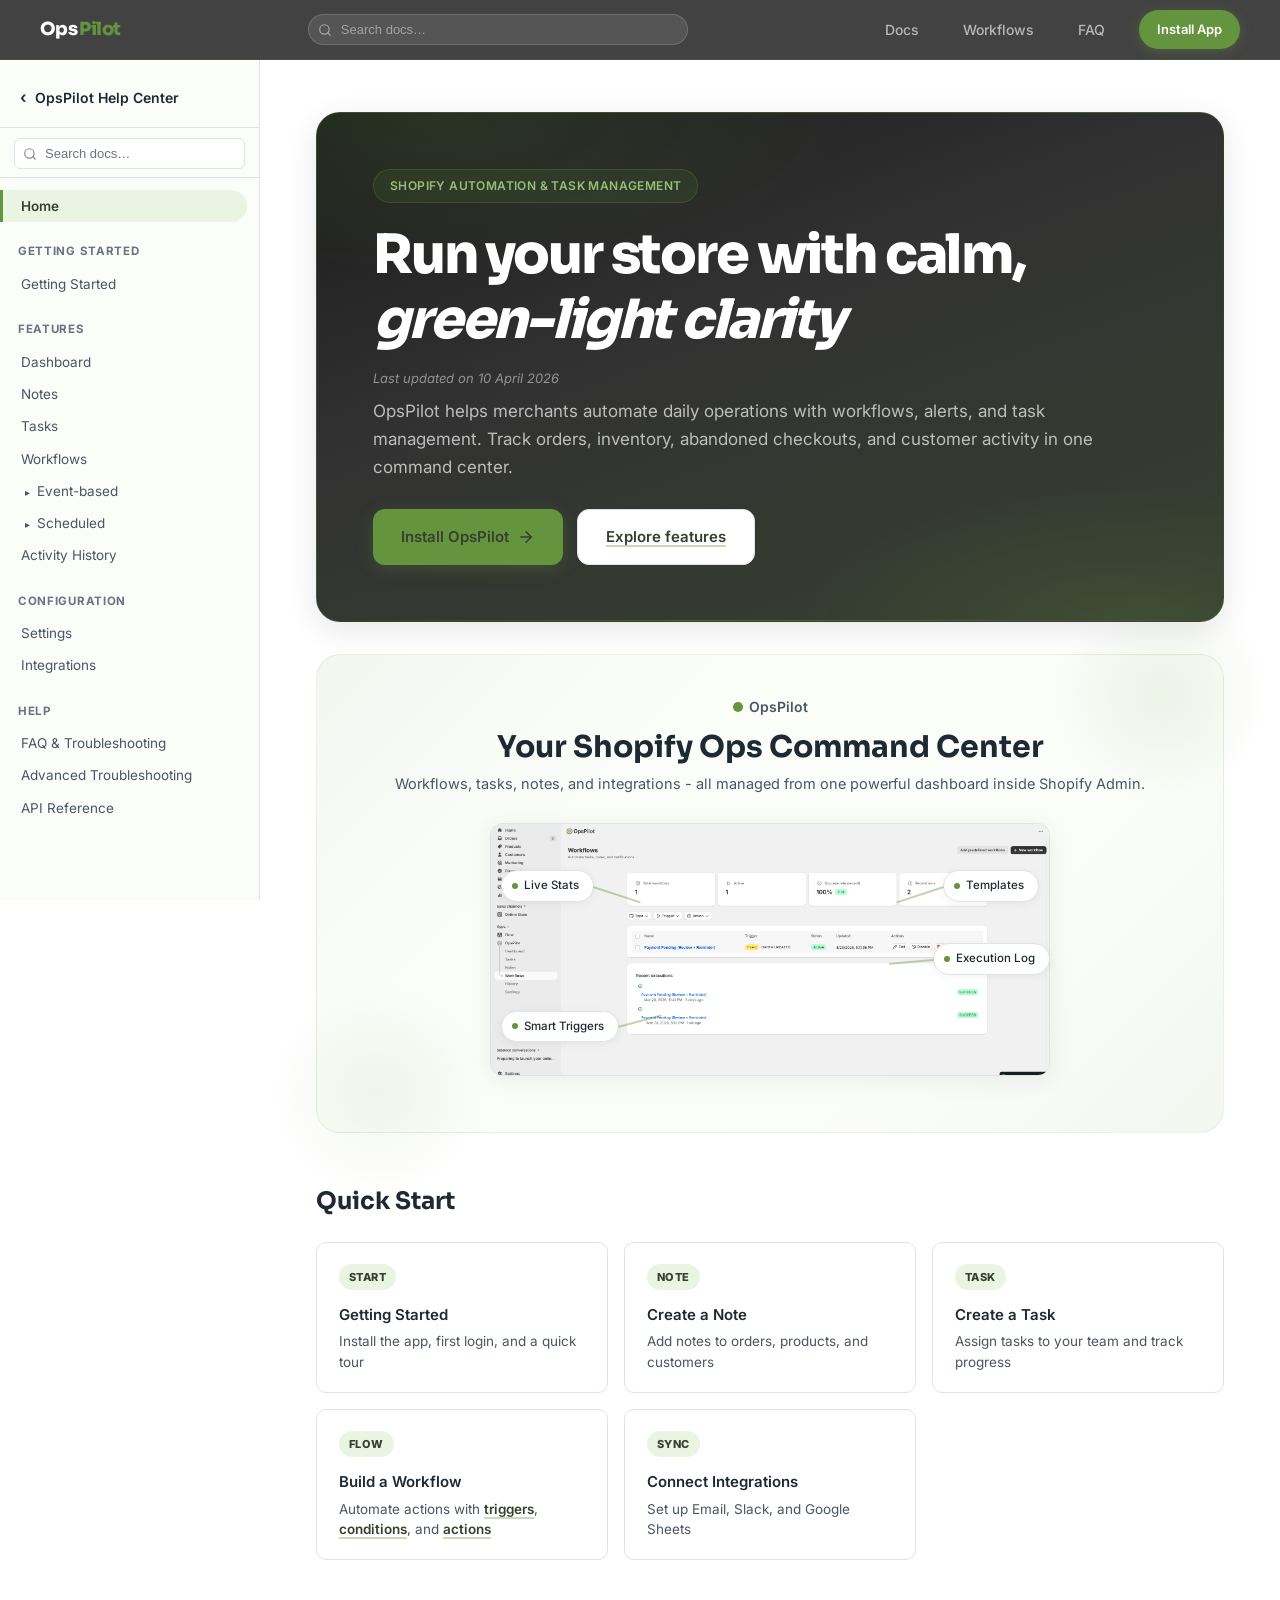
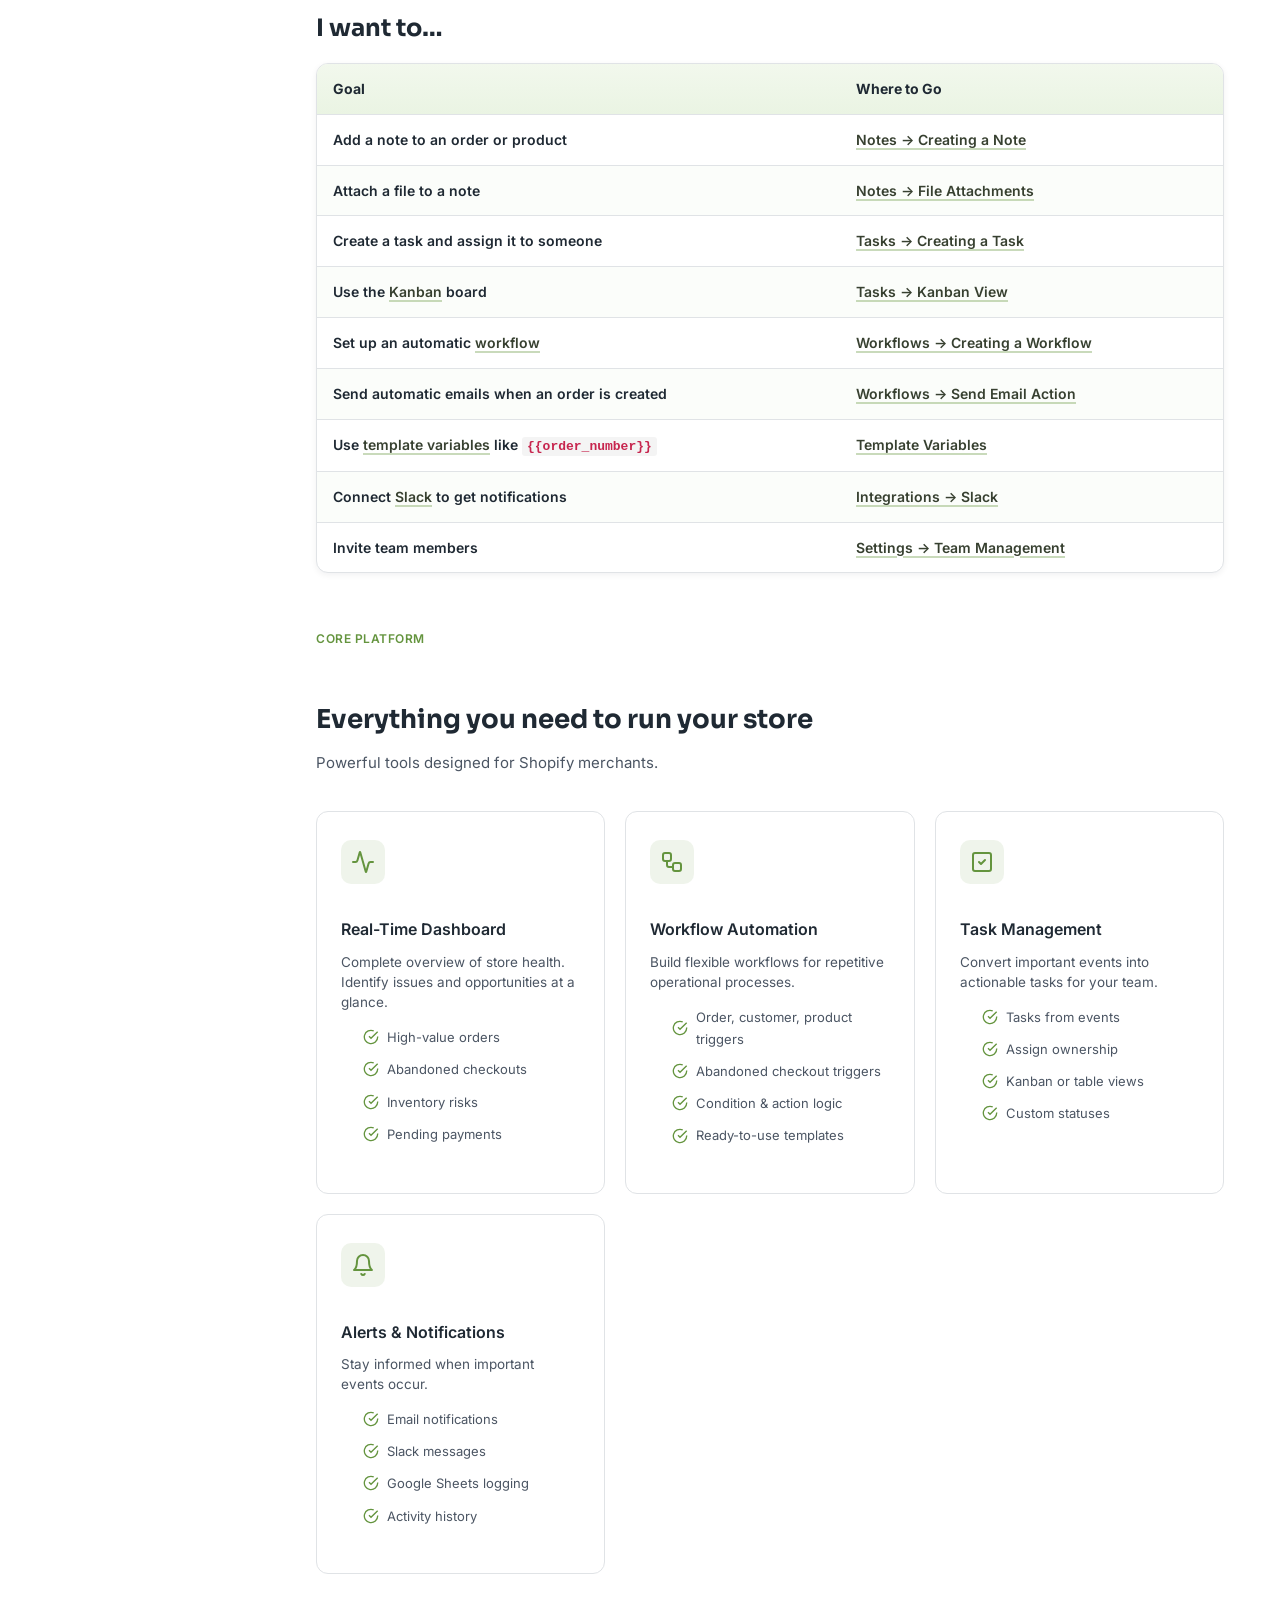
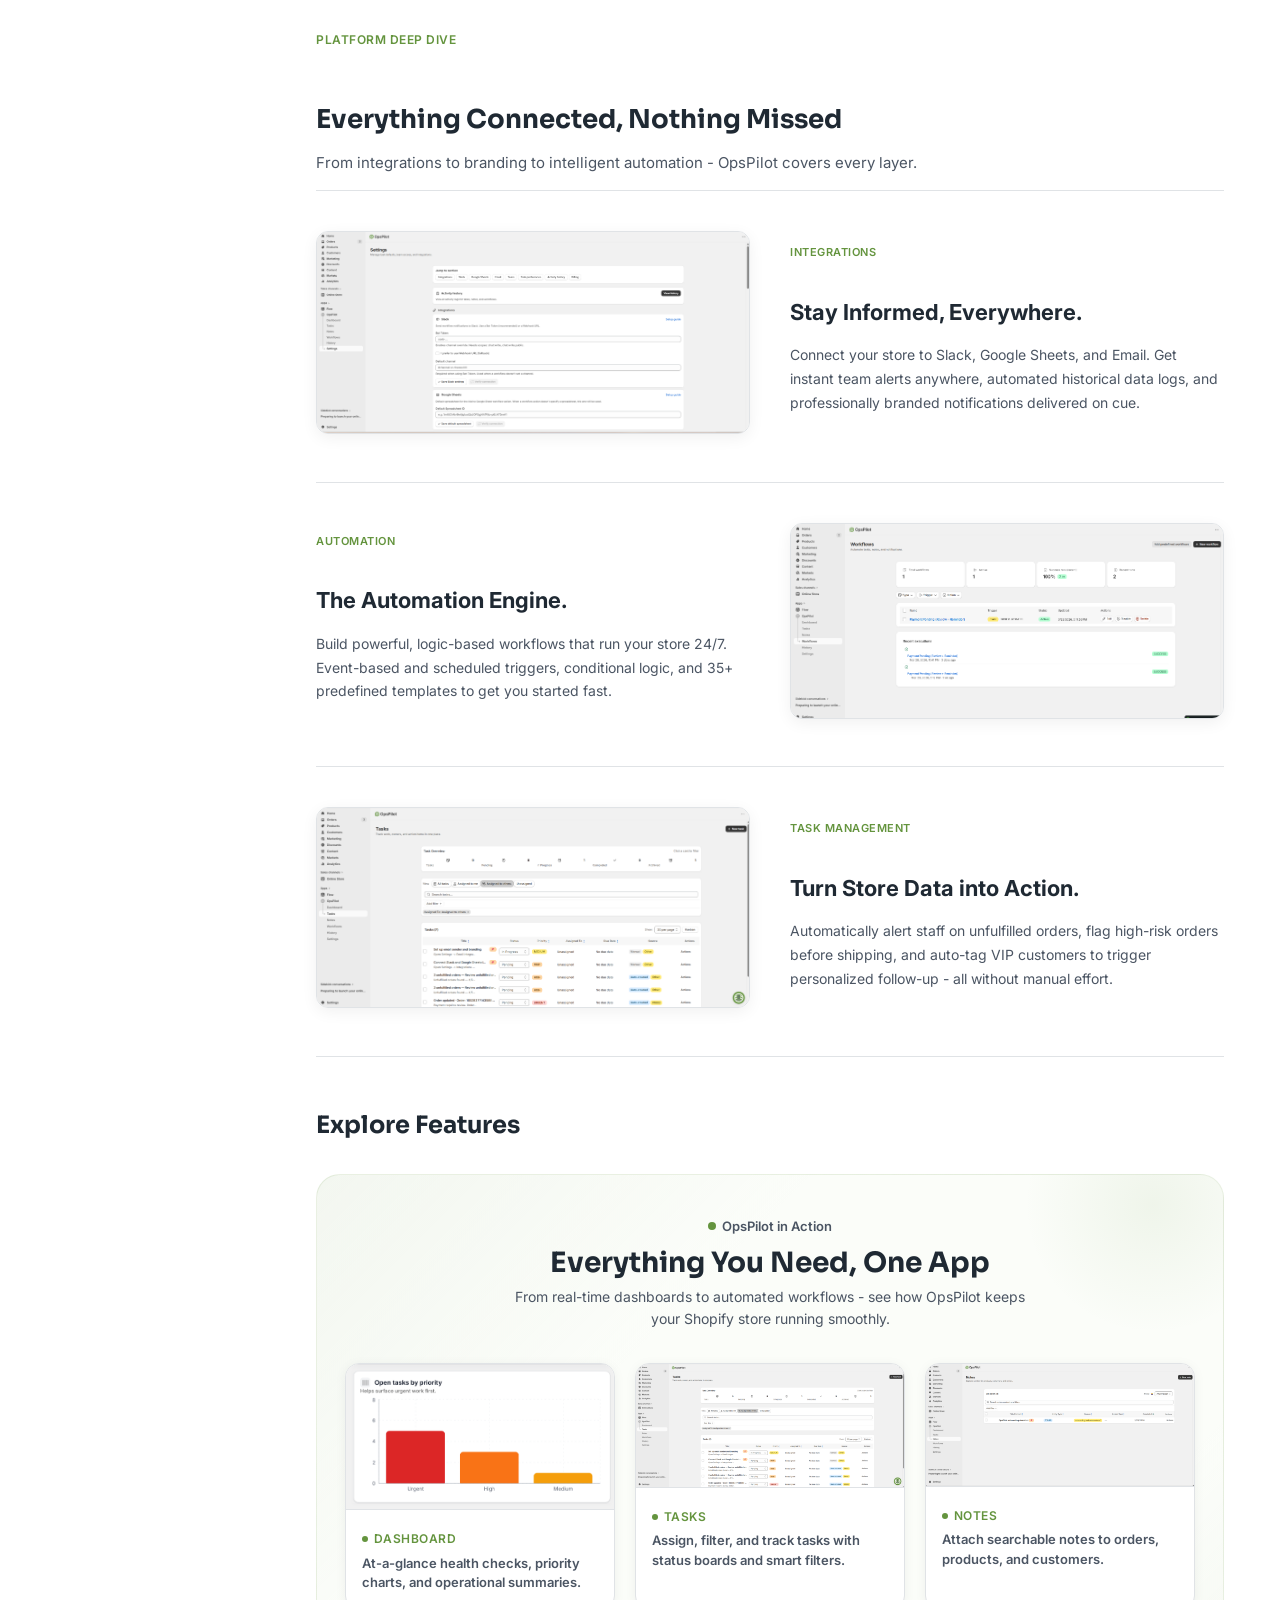
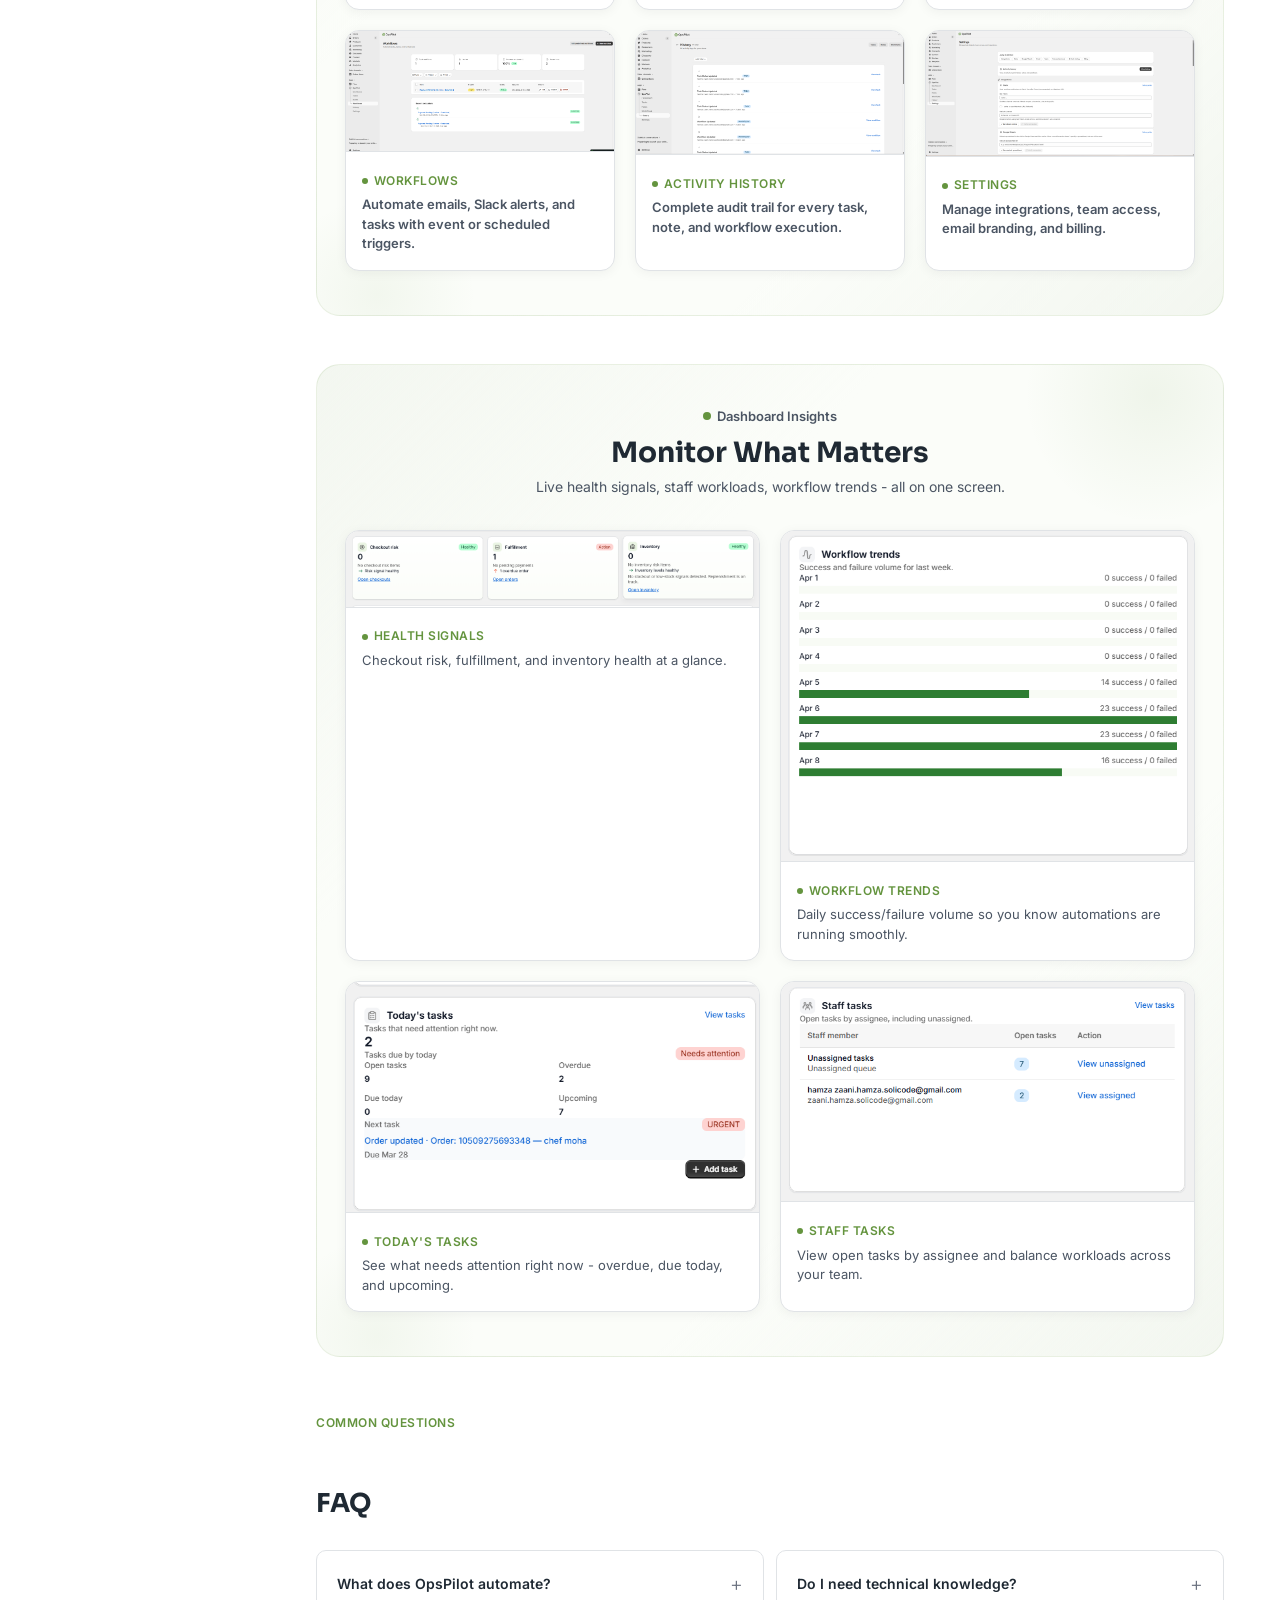
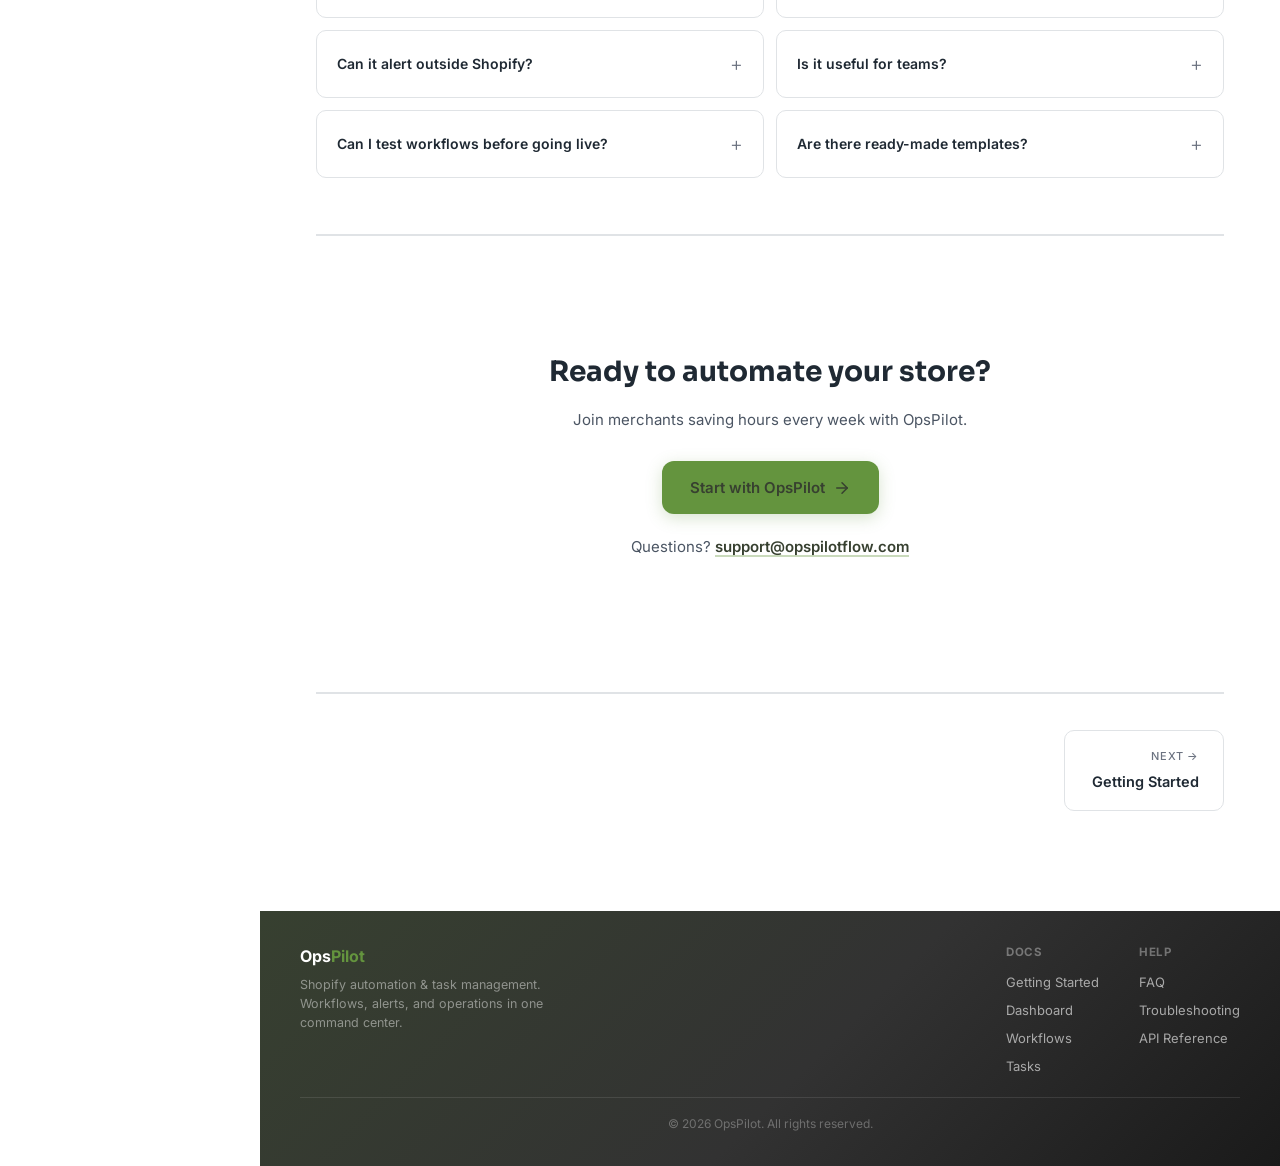
<file: index.html>
<!DOCTYPE html>
<html lang="en">
<head>
  <meta charset="UTF-8" />
  <meta name="viewport" content="width=device-width, initial-scale=1.0" />
  <title>OpsPilot Help Center</title>
  <link rel="stylesheet" href="styles.css" />
  <link rel="icon" type="image/svg+xml" href="favicon.svg?v=6" />
  <link rel="icon" href="favicon.ico?v=6" sizes="any" />
  <link rel="icon" type="image/png" href="favicon-32x32.png?v=6" sizes="32x32" />
  <link rel="apple-touch-icon" href="apple-touch-icon.png?v=6" />
  <link rel="manifest" href="site.webmanifest?v=6" />
  <meta name="theme-color" content="#323232" />
  <meta name="application-name" content="OpsPilot Docs" />
</head>
<body>

<header class="site-header">
  <a class="site-header-logo" href="index.html"><span class="logo-ops">Ops</span><span class="logo-pilot">Pilot</span></a>
  <div class="header-search">
    <input type="text" id="header-doc-search" placeholder="Search docs…" autocomplete="off" />
    <div id="header-search-results" class="header-search-results" style="display:none;"></div>
  </div>
  <nav class="site-header-nav">
    <a href="getting-started.html">Docs</a>
    <a href="workflows.html">Workflows</a>
    <a href="faq.html">FAQ</a>
    <a href="https://apps.shopify.com/" class="header-btn">Install App</a>
  </nav>
</header>

<div class="sidebar-overlay" id="overlay" onclick="toggleSidebar()"></div>

<aside class="sidebar" id="sidebar">
  <div class="sidebar-header">
    <a class="logo" href="index.html"><span class="back-arrow">&lsaquo;</span> OpsPilot Help Center</a>
  </div>
  <div class="sidebar-search">
    <input type="text" id="doc-search" placeholder="Search docs…" autocomplete="off" />
    <div id="search-results" class="search-results" style="display:none;"></div>
  </div>
  <nav>
    <a href="index.html" class="active">Home</a>
    <div class="section-label">Getting Started</div>
    <a href="getting-started.html">Getting Started</a>
    <div class="section-label">Features</div>
    <a href="dashboard.html">Dashboard</a>
    <a href="notes.html">Notes</a>
    <a href="tasks.html">Tasks</a>
    <div class="nav-tree">
      <a href="workflows.html">Workflows</a>
      <div class="tree-branch">
        <div class="tree-node">
          <a href="workflows.html#event-based-triggers" class="tree-toggle" onclick="toggleTree(this)">
            <span class="tree-arrow">&#9656;</span> Event-based
          </a>
          <div class="tree-children">
            <a href="workflows.html#event-based-triggers">Triggers</a>
            <a href="workflows.html#conditions">Conditions</a>
            <a href="workflows.html#actions">Actions</a>
            <a href="template-variables.html">Template Variables</a>
            <a href="workflows.html#delayed-actions">Delayed Actions</a>
            <a href="workflows.html#deduplication">Deduplication</a>
          </div>
        </div>
        <div class="tree-node">
          <a href="workflows.html#scheduled-workflows" class="tree-toggle" onclick="toggleTree(this)">
            <span class="tree-arrow">&#9656;</span> Scheduled
          </a>
          <div class="tree-children">
            <a href="workflows.html#scheduled-trigger">Scheduled Trigger</a>
            <a href="workflows.html#scheduled-workflows">Scheduled Workflows</a>
          </div>
        </div>
      </div>
    </div>
    <a href="activity.html">Activity History</a>
    <div class="section-label">Configuration</div>
    <a href="settings.html">Settings</a>
    <a href="integrations.html">Integrations</a>
    <div class="section-label">Help</div>
    <a href="faq.html">FAQ &amp; Troubleshooting</a>
    <a href="troubleshooting.html">Advanced Troubleshooting</a>
    <a href="api-reference.html">API Reference</a>
  </nav>
</aside>

<div class="main">
  <button class="hamburger" onclick="toggleSidebar()">&#9776;</button>
  <div class="content">

    <div class="section-hero">
      <div class="hero-badge">Shopify Automation &amp; Task Management</div>
      <h1>Run your store with calm, <em>green-light clarity</em></h1>
      <div class="last-updated">Last updated on 10 April 2026</div>
      <p>OpsPilot helps merchants automate daily operations with workflows, alerts, and task management. Track orders, inventory, abandoned checkouts, and customer activity in one command center.</p>
      <div class="hero-actions">
        <a class="btn-hero btn-hero-primary" href="https://apps.shopify.com/">Install OpsPilot <svg width="18" height="18" viewBox="0 0 24 24" fill="none" stroke="currentColor" stroke-width="2" stroke-linecap="round" stroke-linejoin="round"><path d="M5 12h14"/><path d="m12 5 7 7-7 7"/></svg></a>
        <a class="btn-hero btn-hero-secondary" href="#explore-features">Explore features</a>
      </div>
    </div>

    <!-- ── HERO SHOWCASE ── -->
    <div class="feature-showcase">
      <div class="blob-tr"></div>
      <div class="blob-bl"></div>
      <div class="showcase-logo">
        <span class="showcase-logo-dot"></span> OpsPilot
      </div>
      <div class="showcase-title">Your Shopify Ops Command Center</div>
      <div class="showcase-subtitle">Workflows, tasks, notes, and integrations - all managed from one powerful dashboard inside Shopify Admin.</div>
      <div class="showcase-body">
        <img class="showcase-image" src="images/workflows_list_.png" alt="OpsPilot Workflows overview showing stats, workflow list, and recent executions" />
        <span class="showcase-annotation ann-left ann-pos-tl" style="--ann-w:50px;--ann-rot:18deg" data-tip="Track total, active, and success rates at a glance">
          <span class="ann-icon"></span> Live Stats
        </span>
        <span class="showcase-annotation ann-left ann-pos-bl" style="--ann-w:45px;--ann-rot:-15deg" data-tip="Event-based and scheduled automation triggers">
          <span class="ann-icon"></span> Smart Triggers
        </span>
        <span class="showcase-annotation ann-right ann-pos-tr" style="--ann-w:50px;--ann-rot:-18deg" data-tip="Use predefined templates or create custom workflows">
          <span class="ann-icon"></span> Templates
        </span>
        <span class="showcase-annotation ann-right ann-pos-mr" style="--ann-w:45px;--ann-rot:-5deg" data-tip="Full execution history with success/failure status">
          <span class="ann-icon"></span> Execution Log
        </span>
      </div>
    </div>


    <h2 id="quick-start">Quick Start</h2>
    <div class="quick-links">
      <a class="quick-link" href="getting-started.html">
        <div class="ql-icon">Start</div>
        <div class="ql-title">Getting Started</div>
        <div class="ql-desc">Install the app, first login, and a quick tour</div>
      </a>
      <a class="quick-link" href="notes.html">
        <div class="ql-icon">Note</div>
        <div class="ql-title">Create a Note</div>
        <div class="ql-desc">Add notes to orders, products, and customers</div>
      </a>
      <a class="quick-link" href="tasks.html">
        <div class="ql-icon">Task</div>
        <div class="ql-title">Create a Task</div>
        <div class="ql-desc">Assign tasks to your team and track progress</div>
      </a>
      <div class="quick-link">
        <div class="ql-icon">Flow</div>
        <div class="ql-title"><a href="workflows.html" style="text-decoration:none;color:inherit">Build a Workflow</a></div>
        <div class="ql-desc">Automate actions with <a href="workflows.html#triggers">triggers</a>, <a href="workflows.html#conditions">conditions</a>, and <a href="workflows.html#actions">actions</a></div>
      </div>
      <a class="quick-link" href="integrations.html">
        <div class="ql-icon">Sync</div>
        <div class="ql-title">Connect Integrations</div>
        <div class="ql-desc">Set up Email, Slack, and Google Sheets</div>
      </a>
    </div>

    <h2 id="i-want-to">I want to…</h2>
    <table>
      <thead><tr><th>Goal</th><th>Where to Go</th></tr></thead>
      <tbody>
        <tr><td>Add a note to an order or product</td><td><a href="notes.html#creating-a-note">Notes → Creating a Note</a></td></tr>
        <tr><td>Attach a file to a note</td><td><a href="notes.html#attaching-files">Notes → File Attachments</a></td></tr>
        <tr><td>Create a task and assign it to someone</td><td><a href="tasks.html#creating-a-task">Tasks → Creating a Task</a></td></tr>
        <tr><td>Use the <a href="tasks.html#kanban-board-view">Kanban</a> board</td><td><a href="tasks.html#kanban-board-view">Tasks → Kanban View</a></td></tr>
        <tr><td>Set up an automatic <a href="workflows.html#creating-a-workflow">workflow</a></td><td><a href="workflows.html#creating-a-workflow">Workflows → Creating a Workflow</a></td></tr>
        <tr><td>Send automatic emails when an order is created</td><td><a href="workflows.html#send-email">Workflows → Send Email Action</a></td></tr>
        <tr><td>Use <a href="template-variables.html">template variables</a> like <code>{{order_number}}</code></td><td><a href="template-variables.html">Template Variables</a></td></tr>
        <tr><td>Connect <a href="integrations.html#slack-integration">Slack</a> to get notifications</td><td><a href="integrations.html#slack-integration">Integrations → Slack</a></td></tr>
        <tr><td>Invite team members</td><td><a href="settings.html#team-management">Settings → Team Management</a></td></tr>
      </tbody>
    </table>

    <!-- ── CORE PLATFORM FEATURES ── -->
    <div class="lp-section-header" style="margin-top:56px;">
      <p class="lp-eyebrow">Core Platform</p>
      <h2 class="lp-section-title" id="core-features">Everything you need to run your store</h2>
      <p class="lp-section-sub">Powerful tools designed for Shopify merchants.</p>
    </div>
    <div class="lp-features">
      <article class="lp-card">
        <div class="lp-card-icon"><svg width="24" height="24" viewBox="0 0 24 24" fill="none" stroke="currentColor" stroke-width="2" stroke-linecap="round" stroke-linejoin="round"><path d="M22 12h-2.48a2 2 0 0 0-1.93 1.46l-2.35 8.36a.25.25 0 0 1-.48 0L9.24 2.18a.25.25 0 0 0-.48 0l-2.35 8.36A2 2 0 0 1 4.49 12H2"/></svg></div>
        <h3>Real-Time Dashboard</h3>
        <p>Complete overview of store health. Identify issues and opportunities at a glance.</p>
        <ul class="lp-card-list">
          <li><svg viewBox="0 0 24 24" fill="none" stroke="currentColor" stroke-width="2"><path d="M22 11.08V12a10 10 0 1 1-5.93-9.14"/><path d="m9 11 3 3L22 4"/></svg> High-value orders</li>
          <li><svg viewBox="0 0 24 24" fill="none" stroke="currentColor" stroke-width="2"><path d="M22 11.08V12a10 10 0 1 1-5.93-9.14"/><path d="m9 11 3 3L22 4"/></svg> Abandoned checkouts</li>
          <li><svg viewBox="0 0 24 24" fill="none" stroke="currentColor" stroke-width="2"><path d="M22 11.08V12a10 10 0 1 1-5.93-9.14"/><path d="m9 11 3 3L22 4"/></svg> Inventory risks</li>
          <li><svg viewBox="0 0 24 24" fill="none" stroke="currentColor" stroke-width="2"><path d="M22 11.08V12a10 10 0 1 1-5.93-9.14"/><path d="m9 11 3 3L22 4"/></svg> Pending payments</li>
        </ul>
      </article>
      <article class="lp-card">
        <div class="lp-card-icon"><svg width="24" height="24" viewBox="0 0 24 24" fill="none" stroke="currentColor" stroke-width="2" stroke-linecap="round" stroke-linejoin="round"><rect x="3" y="3" width="8" height="8" rx="2"/><rect x="13" y="13" width="8" height="8" rx="2"/><path d="M7 11v4a2 2 0 0 0 2 2h4"/></svg></div>
        <h3>Workflow Automation</h3>
        <p>Build flexible workflows for repetitive operational processes.</p>
        <ul class="lp-card-list">
          <li><svg viewBox="0 0 24 24" fill="none" stroke="currentColor" stroke-width="2"><path d="M22 11.08V12a10 10 0 1 1-5.93-9.14"/><path d="m9 11 3 3L22 4"/></svg> Order, customer, product triggers</li>
          <li><svg viewBox="0 0 24 24" fill="none" stroke="currentColor" stroke-width="2"><path d="M22 11.08V12a10 10 0 1 1-5.93-9.14"/><path d="m9 11 3 3L22 4"/></svg> Abandoned checkout triggers</li>
          <li><svg viewBox="0 0 24 24" fill="none" stroke="currentColor" stroke-width="2"><path d="M22 11.08V12a10 10 0 1 1-5.93-9.14"/><path d="m9 11 3 3L22 4"/></svg> Condition &amp; action logic</li>
          <li><svg viewBox="0 0 24 24" fill="none" stroke="currentColor" stroke-width="2"><path d="M22 11.08V12a10 10 0 1 1-5.93-9.14"/><path d="m9 11 3 3L22 4"/></svg> Ready-to-use templates</li>
        </ul>
      </article>
      <article class="lp-card">
        <div class="lp-card-icon"><svg width="24" height="24" viewBox="0 0 24 24" fill="none" stroke="currentColor" stroke-width="2" stroke-linecap="round" stroke-linejoin="round"><rect x="3" y="3" width="18" height="18" rx="2"/><path d="m9 12 2 2 4-4"/></svg></div>
        <h3>Task Management</h3>
        <p>Convert important events into actionable tasks for your team.</p>
        <ul class="lp-card-list">
          <li><svg viewBox="0 0 24 24" fill="none" stroke="currentColor" stroke-width="2"><path d="M22 11.08V12a10 10 0 1 1-5.93-9.14"/><path d="m9 11 3 3L22 4"/></svg> Tasks from events</li>
          <li><svg viewBox="0 0 24 24" fill="none" stroke="currentColor" stroke-width="2"><path d="M22 11.08V12a10 10 0 1 1-5.93-9.14"/><path d="m9 11 3 3L22 4"/></svg> Assign ownership</li>
          <li><svg viewBox="0 0 24 24" fill="none" stroke="currentColor" stroke-width="2"><path d="M22 11.08V12a10 10 0 1 1-5.93-9.14"/><path d="m9 11 3 3L22 4"/></svg> Kanban or table views</li>
          <li><svg viewBox="0 0 24 24" fill="none" stroke="currentColor" stroke-width="2"><path d="M22 11.08V12a10 10 0 1 1-5.93-9.14"/><path d="m9 11 3 3L22 4"/></svg> Custom statuses</li>
        </ul>
      </article>
      <article class="lp-card">
        <div class="lp-card-icon"><svg width="24" height="24" viewBox="0 0 24 24" fill="none" stroke="currentColor" stroke-width="2" stroke-linecap="round" stroke-linejoin="round"><path d="M6 8a6 6 0 0 1 12 0c0 7 3 9 3 9H3s3-2 3-9"/><path d="M10.3 21a1.94 1.94 0 0 0 3.4 0"/></svg></div>
        <h3>Alerts &amp; Notifications</h3>
        <p>Stay informed when important events occur.</p>
        <ul class="lp-card-list">
          <li><svg viewBox="0 0 24 24" fill="none" stroke="currentColor" stroke-width="2"><path d="M22 11.08V12a10 10 0 1 1-5.93-9.14"/><path d="m9 11 3 3L22 4"/></svg> Email notifications</li>
          <li><svg viewBox="0 0 24 24" fill="none" stroke="currentColor" stroke-width="2"><path d="M22 11.08V12a10 10 0 1 1-5.93-9.14"/><path d="m9 11 3 3L22 4"/></svg> Slack messages</li>
          <li><svg viewBox="0 0 24 24" fill="none" stroke="currentColor" stroke-width="2"><path d="M22 11.08V12a10 10 0 1 1-5.93-9.14"/><path d="m9 11 3 3L22 4"/></svg> Google Sheets logging</li>
          <li><svg viewBox="0 0 24 24" fill="none" stroke="currentColor" stroke-width="2"><path d="M22 11.08V12a10 10 0 1 1-5.93-9.14"/><path d="m9 11 3 3L22 4"/></svg> Activity history</li>
        </ul>
      </article>
    </div>

    <!-- ── SPOTLIGHT - Alternating rows ── -->
    <div class="lp-spotlight">
      <div class="lp-section-header">
        <p class="lp-eyebrow">Platform Deep Dive</p>
        <h2 class="lp-section-title">Everything Connected, Nothing Missed</h2>
        <p class="lp-section-sub">From integrations to branding to intelligent automation - OpsPilot covers every layer.</p>
      </div>
      <div class="lp-spotlight-row">
        <div class="lp-spotlight-img"><img src="images/settings/Screenshot%202026-04-08%20175929.png" alt="Stay Informed Everywhere - Slack, Email, Google Sheets" loading="lazy" /></div>
        <div class="lp-spotlight-text">
          <p class="lp-eyebrow">Integrations</p>
          <h3>Stay Informed, Everywhere.</h3>
          <p>Connect your store to Slack, Google Sheets, and Email. Get instant team alerts anywhere, automated historical data logs, and professionally branded notifications delivered on cue.</p>
        </div>
      </div>
      <div class="lp-spotlight-row reverse">
        <div class="lp-spotlight-img"><img src="images/workflows_list_.png" alt="The Automation Engine - Workflows" loading="lazy" /></div>
        <div class="lp-spotlight-text">
          <p class="lp-eyebrow">Automation</p>
          <h3>The Automation Engine.</h3>
          <p>Build powerful, logic-based workflows that run your store 24/7. Event-based and scheduled triggers, conditional logic, and 35+ predefined templates to get you started fast.</p>
        </div>
      </div>
      <div class="lp-spotlight-row">
        <div class="lp-spotlight-img"><img src="images/tasks/Screenshot%202026-04-09%20142352.png" alt="Turn Alerts into Action - Kanban tasks" loading="lazy" /></div>
        <div class="lp-spotlight-text">
          <p class="lp-eyebrow">Task Management</p>
          <h3>Turn Store Data into Action.</h3>
          <p>Automatically alert staff on unfulfilled orders, flag high-risk orders before shipping, and auto-tag VIP customers to trigger personalized follow-up - all without manual effort.</p>
        </div>
      </div>
    </div>

    <!-- ── FEATURE HIGHLIGHTS ── -->
    <h2 id="explore-features">Explore Features</h2>
    <div class="pro-showcase">
      <div class="pro-showcase-header">
        <div class="pro-showcase-logo">OpsPilot in Action</div>
        <div class="pro-showcase-title">Everything You Need, One App</div>
        <div class="pro-showcase-subtitle">From real-time dashboards to automated workflows - see how OpsPilot keeps your Shopify store running smoothly.</div>
      </div>

      <div class="pro-showcase-grid cols-3">
        <a href="dashboard.html" class="pro-card" style="text-decoration:none;color:inherit">
          <img class="pro-card-img" src="images/dashboard/Screenshot%202026-04-08%20183943.png" alt="Dashboard - Open tasks by priority chart" />
          <div class="pro-card-body">
            <div class="pro-card-label">Dashboard</div>
            <p class="pro-card-desc">At-a-glance health checks, priority charts, and operational summaries.</p>
          </div>
        </a>

        <a href="tasks.html" class="pro-card" style="text-decoration:none;color:inherit">
          <img class="pro-card-img" src="images/tasks/Screenshot%202026-04-09%20142352.png" alt="Tasks - overview with filters and status tracking" />
          <div class="pro-card-body">
            <div class="pro-card-label">Tasks</div>
            <p class="pro-card-desc">Assign, filter, and track tasks with status boards and smart filters.</p>
          </div>
        </a>

        <a href="notes.html" class="pro-card" style="text-decoration:none;color:inherit">
          <img class="pro-card-img" src="images/note/Screenshot%202026-04-09%20143148.png" alt="Notes - searchable notes linked to orders and products" />
          <div class="pro-card-body">
            <div class="pro-card-label">Notes</div>
            <p class="pro-card-desc">Attach searchable notes to orders, products, and customers.</p>
          </div>
        </a>

        <a href="workflows.html" class="pro-card" style="text-decoration:none;color:inherit">
          <img class="pro-card-img" src="images/workflows_list_.png" alt="Workflows - automation list with triggers and execution log" />
          <div class="pro-card-body">
            <div class="pro-card-label">Workflows</div>
            <p class="pro-card-desc">Automate emails, Slack alerts, and tasks with event or scheduled triggers.</p>
          </div>
        </a>

        <a href="activity.html" class="pro-card" style="text-decoration:none;color:inherit">
          <img class="pro-card-img" src="images/history/Screenshot%202026-04-09%20143316.png" alt="Activity History - full log of all task, note, and workflow changes" />
          <div class="pro-card-body">
            <div class="pro-card-label">Activity History</div>
            <p class="pro-card-desc">Complete audit trail for every task, note, and workflow execution.</p>
          </div>
        </a>

        <a href="settings.html" class="pro-card" style="text-decoration:none;color:inherit">
          <img class="pro-card-img" src="images/settings/Screenshot%202026-04-08%20175929.png" alt="Settings - integrations, team management, and billing" />
          <div class="pro-card-body">
            <div class="pro-card-label">Settings</div>
            <p class="pro-card-desc">Manage integrations, team access, email branding, and billing.</p>
          </div>
        </a>
      </div>
    </div>

    <!-- ── DASHBOARD DEEP DIVE ── -->
    <div class="pro-showcase" style="margin-top:12px">
      <div class="pro-showcase-header">
        <div class="pro-showcase-logo">Dashboard Insights</div>
        <div class="pro-showcase-title">Monitor What Matters</div>
        <div class="pro-showcase-subtitle">Live health signals, staff workloads, workflow trends - all on one screen.</div>
      </div>

      <div class="pro-showcase-grid cols-2">
        <div class="pro-card">
          <img class="pro-card-img" src="images/dashboard/Screenshot%202026-04-08%20183754.png" alt="Health cards - checkout risk, fulfillment, and inventory status" />
          <div class="pro-card-body">
            <div class="pro-card-label">Health Signals</div>
            <p class="pro-card-desc">Checkout risk, fulfillment, and inventory health at a glance.</p>
          </div>
        </div>

        <div class="pro-card">
          <img class="pro-card-img" src="images/dashboard/Screenshot%202026-04-08%20184024.png" alt="Workflow trends - daily success and failure chart" />
          <div class="pro-card-body">
            <div class="pro-card-label">Workflow Trends</div>
            <p class="pro-card-desc">Daily success/failure volume so you know automations are running smoothly.</p>
          </div>
        </div>

        <div class="pro-card">
          <img class="pro-card-img" src="images/dashboard/Screenshot%202026-04-08%20183912.png" alt="Today's tasks panel with due dates and urgency" />
          <div class="pro-card-body">
            <div class="pro-card-label">Today's Tasks</div>
            <p class="pro-card-desc">See what needs attention right now - overdue, due today, and upcoming.</p>
          </div>
        </div>

        <div class="pro-card">
          <img class="pro-card-img" src="images/dashboard/Screenshot%202026-04-08%20184004.png" alt="Staff tasks - workload split by team member" />
          <div class="pro-card-body">
            <div class="pro-card-label">Staff Tasks</div>
            <p class="pro-card-desc">View open tasks by assignee and balance workloads across your team.</p>
          </div>
        </div>
      </div>
    </div>

    <!-- ── FAQ ── -->
    <div class="lp-faq">
      <div class="lp-section-header">
        <p class="lp-eyebrow">Common Questions</p>
        <h2 class="lp-section-title">FAQ</h2>
      </div>
      <div class="lp-faq-grid">
        <details class="lp-faq-item">
          <summary class="lp-faq-q"><span>What does OpsPilot automate?</span><span class="lp-faq-marker">+</span></summary>
          <p class="lp-faq-a">Operational follow-up across orders, customers, products, inventory, checkouts, and scheduled workflows.</p>
        </details>
        <details class="lp-faq-item">
          <summary class="lp-faq-q"><span>Do I need technical knowledge?</span><span class="lp-faq-marker">+</span></summary>
          <p class="lp-faq-a">No. Use templates or the visual builder - no code needed.</p>
        </details>
        <details class="lp-faq-item">
          <summary class="lp-faq-q"><span>Can it alert outside Shopify?</span><span class="lp-faq-marker">+</span></summary>
          <p class="lp-faq-a">Yes. Slack, email, and Google Sheets integrations are built in.</p>
        </details>
        <details class="lp-faq-item">
          <summary class="lp-faq-q"><span>Is it useful for teams?</span><span class="lp-faq-marker">+</span></summary>
          <p class="lp-faq-a">Yes - task assignments, notes, activity history, and shared workflows keep everyone aligned.</p>
        </details>
        <details class="lp-faq-item">
          <summary class="lp-faq-q"><span>Can I test workflows before going live?</span><span class="lp-faq-marker">+</span></summary>
          <p class="lp-faq-a">Yes. Run manually or test with the latest order payload to verify everything works.</p>
        </details>
        <details class="lp-faq-item">
          <summary class="lp-faq-q"><span>Are there ready-made templates?</span><span class="lp-faq-marker">+</span></summary>
          <p class="lp-faq-a">Yes. Built-in templates for common use cases that you can customize anytime.</p>
        </details>
      </div>
    </div>

    <!-- ── CTA ── -->
    <div class="lp-cta">
      <h2>Ready to automate your store?</h2>
      <p>Join merchants saving hours every week with OpsPilot.</p>
      <a class="btn-hero btn-hero-primary" href="https://apps.shopify.com/">Start with OpsPilot <svg width="18" height="18" viewBox="0 0 24 24" fill="none" stroke="currentColor" stroke-width="2" stroke-linecap="round" stroke-linejoin="round"><path d="M5 12h14"/><path d="m12 5 7 7-7 7"/></svg></a>
      <p class="lp-support-text">Questions? <a href="mailto:support@opspilotflow.com">support@opspilotflow.com</a></p>
    </div>

    <div class="page-nav">
      <span class="page-nav-btn page-nav-prev disabled"></span>
      <a class="page-nav-btn page-nav-next" href="getting-started.html"><span class="nav-label">Next &#8594;</span>Getting Started </a>
    </div>

  </div>
</div>

<footer class="site-footer">
  <div class="site-footer-inner">
    <div class="site-footer-brand">
      <a class="footer-logo" href="index.html"><span>Ops</span><span class="logo-pilot">Pilot</span></a>
      <p>Shopify automation &amp; task management. Workflows, alerts, and operations in one command center.</p>
    </div>
    <div class="site-footer-links">
      <div>
        <span class="footer-heading">Docs</span>
        <a href="getting-started.html">Getting Started</a>
        <a href="dashboard.html">Dashboard</a>
        <a href="workflows.html">Workflows</a>
        <a href="tasks.html">Tasks</a>
      </div>
      <div>
        <span class="footer-heading">Help</span>
        <a href="faq.html">FAQ</a>
        <a href="troubleshooting.html">Troubleshooting</a>
        <a href="api-reference.html">API Reference</a>
      </div>
    </div>
  </div>
  <div class="site-footer-bottom">&copy; 2026 OpsPilot. All rights reserved.</div>
</footer>

<script src="nav.js"></script>
<!-- Crisp Live Chat -->
<script type="text/javascript">
  window.$crisp=[];window.CRISP_WEBSITE_ID="6f9ec4d1-3401-45af-af1c-9f0f0315773c";
  (function(){var d=document;var s=d.createElement("script");s.src="https://client.crisp.chat/l.js";s.async=1;d.getElementsByTagName("head")[0].appendChild(s);})();
</script>
</body>
</html>
</file>
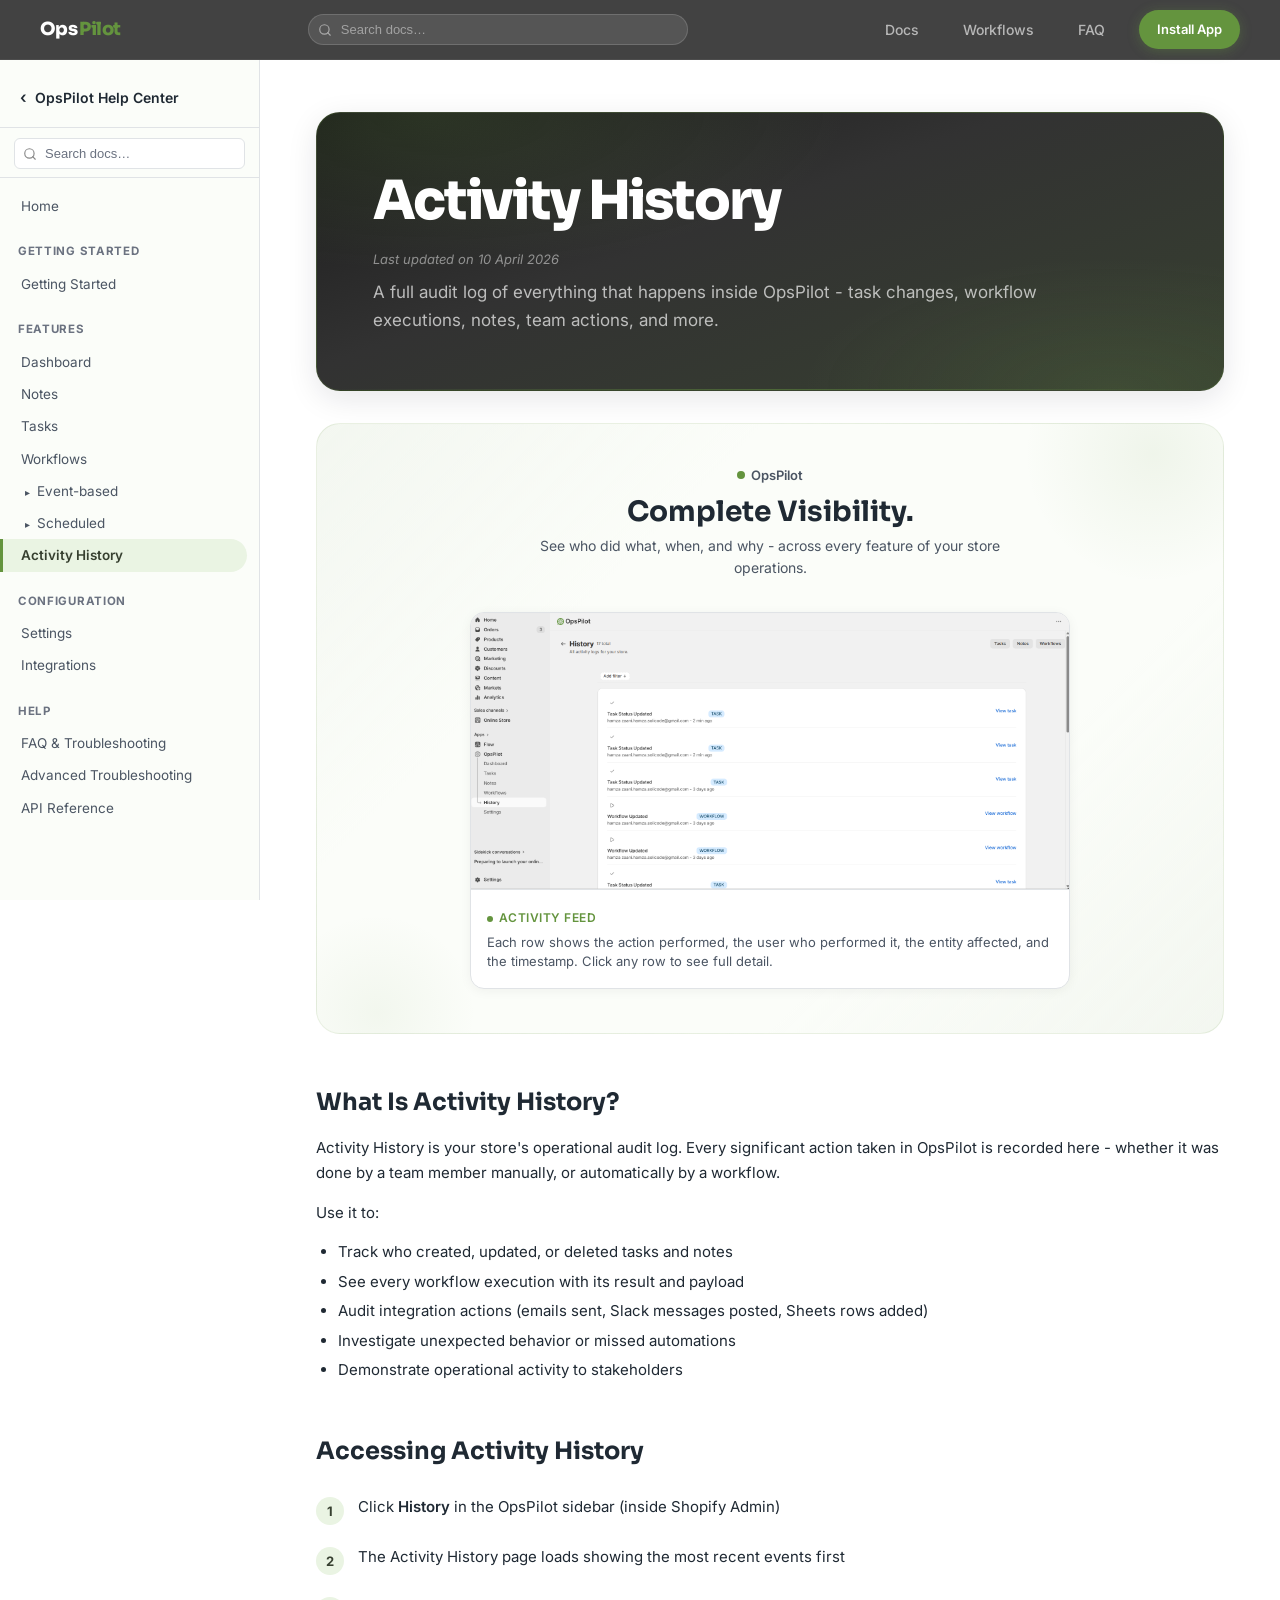
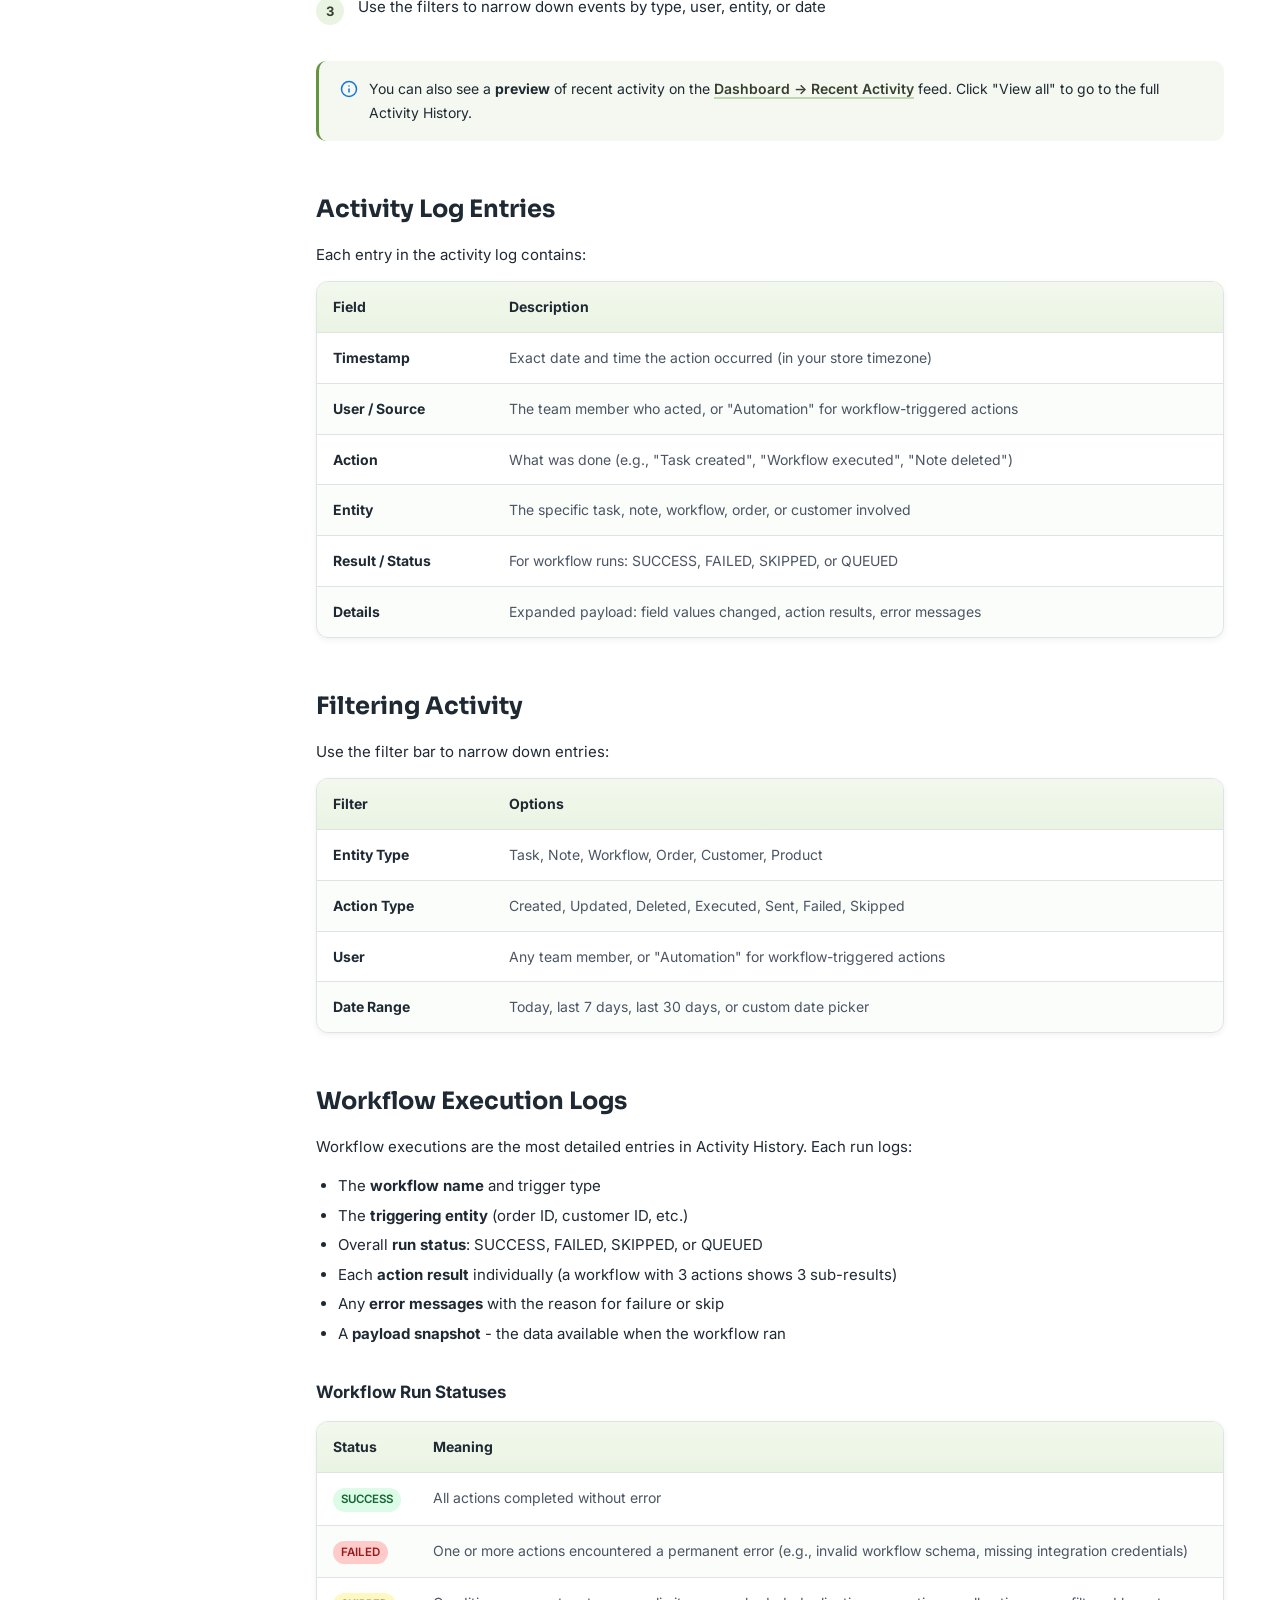
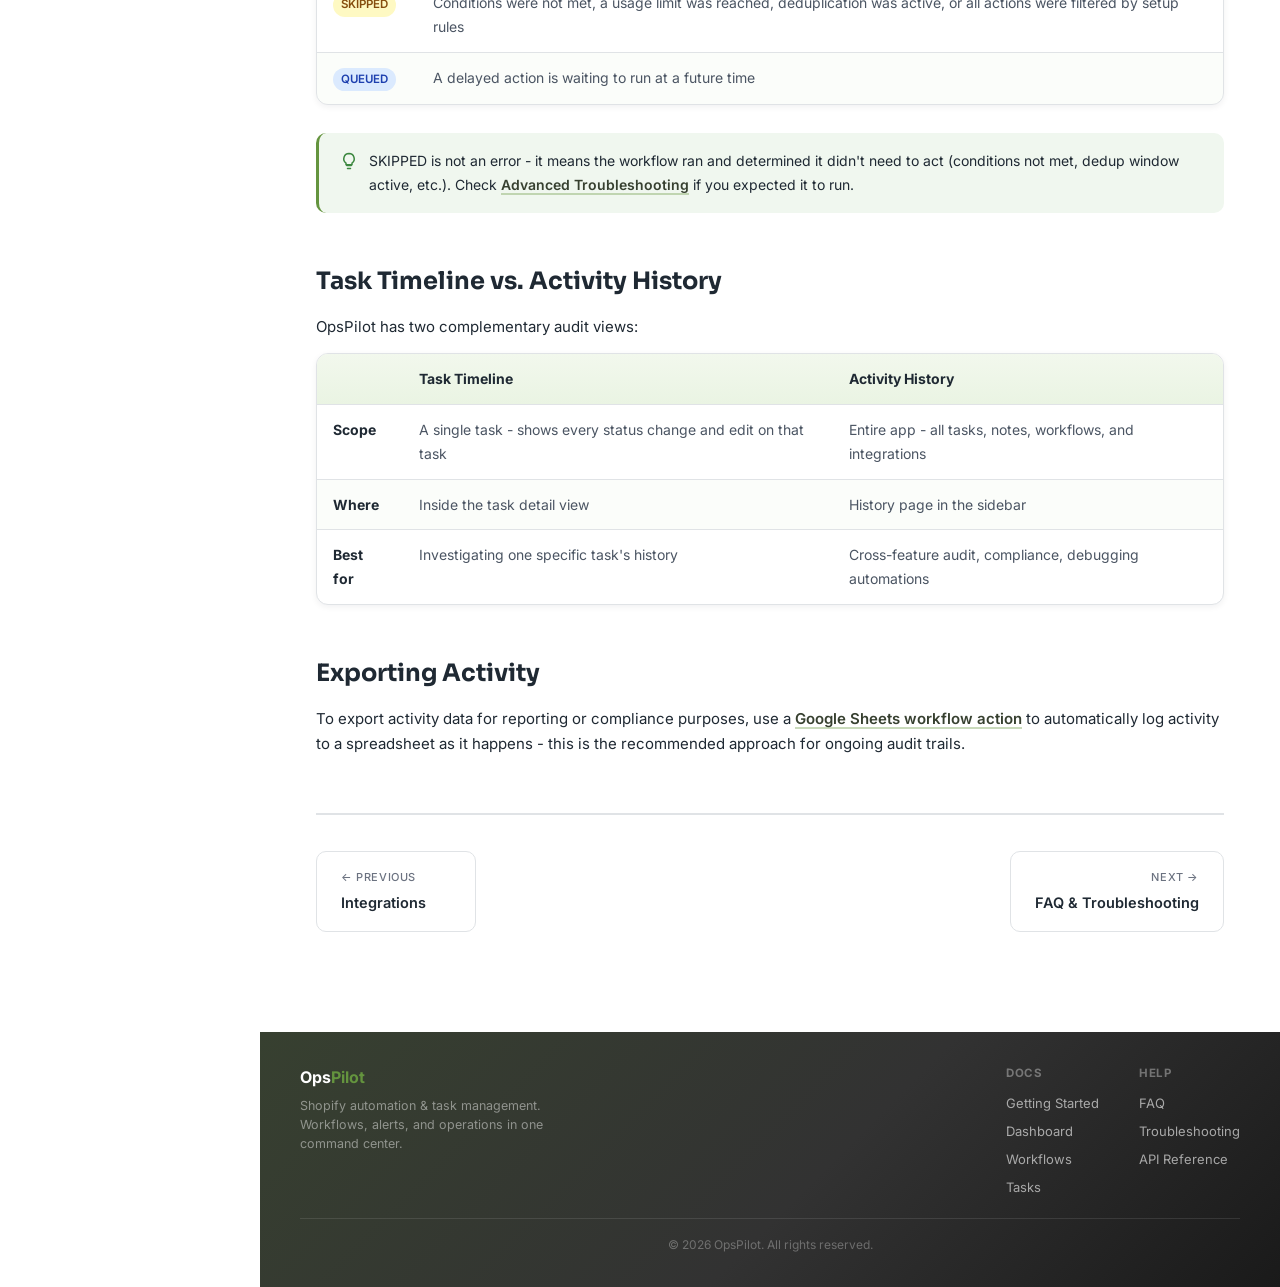
<file: activity.html>
<!DOCTYPE html>
<html lang="en">
<head>
  <meta charset="UTF-8" />
  <meta name="viewport" content="width=device-width, initial-scale=1.0" />
  <title>Activity History | OpsPilot Docs</title>
  <link rel="stylesheet" href="styles.css" />
  <link rel="icon" type="image/svg+xml" href="favicon.svg?v=6" />
  <link rel="icon" href="favicon.ico?v=6" sizes="any" />
  <link rel="icon" type="image/png" href="favicon-32x32.png?v=6" sizes="32x32" />
  <link rel="apple-touch-icon" href="apple-touch-icon.png?v=6" />
  <link rel="manifest" href="site.webmanifest?v=6" />
  <meta name="theme-color" content="#323232" />
  <meta name="application-name" content="OpsPilot Docs" />
</head>
<body>

<header class="site-header">
  <a class="site-header-logo" href="index.html"><span class="logo-ops">Ops</span><span class="logo-pilot">Pilot</span></a>
  <div class="header-search">
    <input type="text" id="header-doc-search" placeholder="Search docs…" autocomplete="off" />
    <div id="header-search-results" class="header-search-results" style="display:none;"></div>
  </div>
  <nav class="site-header-nav">
    <a href="getting-started.html">Docs</a>
    <a href="workflows.html">Workflows</a>
    <a href="faq.html">FAQ</a>
    <a href="https://apps.shopify.com/" class="header-btn">Install App</a>
  </nav>
</header>

<div class="sidebar-overlay" id="overlay" onclick="toggleSidebar()"></div>

<aside class="sidebar" id="sidebar">
  <div class="sidebar-header">
    <a class="logo" href="index.html"><span class="back-arrow">&lsaquo;</span> OpsPilot Help Center</a>
  </div>
  <div class="sidebar-search">
    <input type="text" id="doc-search" placeholder="Search docs…" autocomplete="off" />
    <div id="search-results" class="search-results" style="display:none;"></div>
  </div>
  <nav>
    <a href="index.html">Home</a>
    <div class="section-label">Getting Started</div>
    <a href="getting-started.html">Getting Started</a>
    <div class="section-label">Features</div>
    <a href="dashboard.html">Dashboard</a>
    <a href="notes.html">Notes</a>
    <a href="tasks.html">Tasks</a>
    <div class="nav-tree">
      <a href="workflows.html">Workflows</a>
      <div class="tree-branch">
        <div class="tree-node">
          <a href="workflows.html#event-based-triggers" class="tree-toggle" onclick="toggleTree(this)">
            <span class="tree-arrow">&#9656;</span> Event-based
          </a>
          <div class="tree-children">
            <a href="workflows.html#event-based-triggers">Triggers</a>
            <a href="workflows.html#conditions">Conditions</a>
            <a href="workflows.html#actions">Actions</a>
            <a href="template-variables.html">Template Variables</a>
            <a href="workflows.html#delayed-actions">Delayed Actions</a>
            <a href="workflows.html#deduplication">Deduplication</a>
          </div>
        </div>
        <div class="tree-node">
          <a href="workflows.html#scheduled-workflows" class="tree-toggle" onclick="toggleTree(this)">
            <span class="tree-arrow">&#9656;</span> Scheduled
          </a>
          <div class="tree-children">
            <a href="workflows.html#scheduled-trigger">Scheduled Trigger</a>
            <a href="workflows.html#scheduled-workflows">Scheduled Workflows</a>
          </div>
        </div>
      </div>
    </div>
    <a href="activity.html" class="active">Activity History</a>
    <div class="section-label">Configuration</div>
    <a href="settings.html">Settings</a>
    <a href="integrations.html">Integrations</a>
    <div class="section-label">Help</div>
    <a href="faq.html">FAQ &amp; Troubleshooting</a>
    <a href="troubleshooting.html">Advanced Troubleshooting</a>
    <a href="api-reference.html">API Reference</a>
  </nav>
</aside>

<div class="main">
  <button class="hamburger" onclick="toggleSidebar()">&#9776;</button>
  <div class="content">

    <div class="section-hero">
      <h1>Activity History</h1>
      <div class="last-updated">Last updated on 10 April 2026</div>
      <p>A full audit log of everything that happens inside OpsPilot - task changes, workflow executions, notes, team actions, and more.</p>
    </div>

    <!-- Hero Showcase -->
    <div class="pro-showcase">
      <div class="pro-showcase-header">
        <div class="pro-showcase-logo">OpsPilot</div>
        <div class="pro-showcase-title">Complete Visibility.</div>
        <div class="pro-showcase-subtitle">See who did what, when, and why - across every feature of your store operations.</div>
      </div>
      <div class="pro-showcase-grid cols-1">
        <div class="pro-card">
          <img class="pro-card-img" src="images/history/Screenshot%202026-04-09%20143316.png" alt="Recent activity feed showing action log entries with user, action, and time" loading="lazy" />
          <div class="pro-card-body">
            <div class="pro-card-label">Activity Feed</div>
            <p class="pro-card-desc">Each row shows the action performed, the user who performed it, the entity affected, and the timestamp. Click any row to see full detail.</p>
          </div>
        </div>
      </div>
    </div>

    <h2 id="what-is-activity-history">What Is Activity History?</h2>
    <p>Activity History is your store's operational audit log. Every significant action taken in OpsPilot is recorded here - whether it was done by a team member manually, or automatically by a workflow.</p>
    <p>Use it to:</p>
    <ul>
      <li>Track who created, updated, or deleted tasks and notes</li>
      <li>See every workflow execution with its result and payload</li>
      <li>Audit integration actions (emails sent, Slack messages posted, Sheets rows added)</li>
      <li>Investigate unexpected behavior or missed automations</li>
      <li>Demonstrate operational activity to stakeholders</li>
    </ul>

    <h2 id="accessing-activity-history">Accessing Activity History</h2>
    <div class="steps">
      <div class="step"><div class="step-content">Click <strong>History</strong> in the OpsPilot sidebar (inside Shopify Admin)</div></div>
      <div class="step"><div class="step-content">The Activity History page loads showing the most recent events first</div></div>
      <div class="step"><div class="step-content">Use the filters to narrow down events by type, user, entity, or date</div></div>
    </div>

    <div class="callout callout-note">
      <span class="callout-icon"><svg xmlns="http://www.w3.org/2000/svg" width="18" height="18" viewBox="0 0 24 24" fill="none" stroke="#1473e6" stroke-width="2" stroke-linecap="round" stroke-linejoin="round"><circle cx="12" cy="12" r="10"/><path d="M12 16v-4"/><path d="M12 8h.01"/></svg></span>
      <div>You can also see a <strong>preview</strong> of recent activity on the <a href="dashboard.html#recent-activity">Dashboard &rarr; Recent Activity</a> feed. Click "View all" to go to the full Activity History.</div>
    </div>

    <h2 id="activity-log-entries">Activity Log Entries</h2>
    <p>Each entry in the activity log contains:</p>
    <table>
      <thead><tr><th>Field</th><th>Description</th></tr></thead>
      <tbody>
        <tr><td><strong>Timestamp</strong></td><td>Exact date and time the action occurred (in your store timezone)</td></tr>
        <tr><td><strong>User / Source</strong></td><td>The team member who acted, or "Automation" for workflow-triggered actions</td></tr>
        <tr><td><strong>Action</strong></td><td>What was done (e.g., "Task created", "Workflow executed", "Note deleted")</td></tr>
        <tr><td><strong>Entity</strong></td><td>The specific task, note, workflow, order, or customer involved</td></tr>
        <tr><td><strong>Result / Status</strong></td><td>For workflow runs: SUCCESS, FAILED, SKIPPED, or QUEUED</td></tr>
        <tr><td><strong>Details</strong></td><td>Expanded payload: field values changed, action results, error messages</td></tr>
      </tbody>
    </table>

    <h2 id="filtering-activity">Filtering Activity</h2>
    <p>Use the filter bar to narrow down entries:</p>
    <table>
      <thead><tr><th>Filter</th><th>Options</th></tr></thead>
      <tbody>
        <tr><td><strong>Entity Type</strong></td><td>Task, Note, Workflow, Order, Customer, Product</td></tr>
        <tr><td><strong>Action Type</strong></td><td>Created, Updated, Deleted, Executed, Sent, Failed, Skipped</td></tr>
        <tr><td><strong>User</strong></td><td>Any team member, or "Automation" for workflow-triggered actions</td></tr>
        <tr><td><strong>Date Range</strong></td><td>Today, last 7 days, last 30 days, or custom date picker</td></tr>
      </tbody>
    </table>

    <h2 id="workflow-execution-logs">Workflow Execution Logs</h2>
    <p>Workflow executions are the most detailed entries in Activity History. Each run logs:</p>
    <ul>
      <li>The <strong>workflow name</strong> and trigger type</li>
      <li>The <strong>triggering entity</strong> (order ID, customer ID, etc.)</li>
      <li>Overall <strong>run status</strong>: SUCCESS, FAILED, SKIPPED, or QUEUED</li>
      <li>Each <strong>action result</strong> individually (a workflow with 3 actions shows 3 sub-results)</li>
      <li>Any <strong>error messages</strong> with the reason for failure or skip</li>
      <li>A <strong>payload snapshot</strong> - the data available when the workflow ran</li>
    </ul>

    <h3 id="workflow-run-statuses">Workflow Run Statuses</h3>
    <table>
      <thead><tr><th>Status</th><th>Meaning</th></tr></thead>
      <tbody>
        <tr><td><span class="badge badge-green">SUCCESS</span></td><td>All actions completed without error</td></tr>
        <tr><td><span class="badge badge-red">FAILED</span></td><td>One or more actions encountered a permanent error (e.g., invalid workflow schema, missing integration credentials)</td></tr>
        <tr><td><span class="badge badge-yellow">SKIPPED</span></td><td>Conditions were not met, a usage limit was reached, deduplication was active, or all actions were filtered by setup rules</td></tr>
        <tr><td><span class="badge badge-blue">QUEUED</span></td><td>A delayed action is waiting to run at a future time</td></tr>
      </tbody>
    </table>

    <div class="callout callout-tip">
      <span class="callout-icon"><svg xmlns="http://www.w3.org/2000/svg" width="18" height="18" viewBox="0 0 24 24" fill="none" stroke="#3b873e" stroke-width="2" stroke-linecap="round" stroke-linejoin="round"><path d="M9 18h6"/><path d="M10 22h4"/><path d="M12 2a7 7 0 0 0-4 12.7V17h8v-2.3A7 7 0 0 0 12 2z"/></svg></span>
      <div>SKIPPED is not an error - it means the workflow ran and determined it didn't need to act (conditions not met, dedup window active, etc.). Check <a href="troubleshooting.html#workflow-errors">Advanced Troubleshooting</a> if you expected it to run.</div>
    </div>

    <h2 id="task-timeline">Task Timeline vs. Activity History</h2>
    <p>OpsPilot has two complementary audit views:</p>
    <table>
      <thead><tr><th></th><th>Task Timeline</th><th>Activity History</th></tr></thead>
      <tbody>
        <tr><td><strong>Scope</strong></td><td>A single task - shows every status change and edit on that task</td><td>Entire app - all tasks, notes, workflows, and integrations</td></tr>
        <tr><td><strong>Where</strong></td><td>Inside the task detail view</td><td>History page in the sidebar</td></tr>
        <tr><td><strong>Best for</strong></td><td>Investigating one specific task's history</td><td>Cross-feature audit, compliance, debugging automations</td></tr>
      </tbody>
    </table>

    <h2 id="exporting-activity">Exporting Activity</h2>
    <p>To export activity data for reporting or compliance purposes, use a <a href="workflows.html#add-to-google-sheet">Google Sheets workflow action</a> to automatically log activity to a spreadsheet as it happens - this is the recommended approach for ongoing audit trails.</p>

    <div class="page-nav">
      <a class="page-nav-btn page-nav-prev" href="integrations.html"><span class="nav-label">&#8592; Previous</span>Integrations</a>
      <a class="page-nav-btn page-nav-next" href="faq.html"><span class="nav-label">Next &#8594;</span>FAQ &amp; Troubleshooting</a>
    </div>

</div>
</div>


<footer class="site-footer">
  <div class="site-footer-inner">
    <div class="site-footer-brand">
      <a class="footer-logo" href="index.html"><span>Ops</span><span class="logo-pilot">Pilot</span></a>
      <p>Shopify automation &amp; task management. Workflows, alerts, and operations in one command center.</p>
    </div>
    <div class="site-footer-links">
      <div>
        <span class="footer-heading">Docs</span>
        <a href="getting-started.html">Getting Started</a>
        <a href="dashboard.html">Dashboard</a>
        <a href="workflows.html">Workflows</a>
        <a href="tasks.html">Tasks</a>
      </div>
      <div>
        <span class="footer-heading">Help</span>
        <a href="faq.html">FAQ</a>
        <a href="troubleshooting.html">Troubleshooting</a>
        <a href="api-reference.html">API Reference</a>
      </div>
    </div>
  </div>
  <div class="site-footer-bottom">&copy; 2026 OpsPilot. All rights reserved.</div>
</footer>

<script src="nav.js"></script>
<!-- Crisp Live Chat -->
<script type="text/javascript">
  window.$crisp=[];window.CRISP_WEBSITE_ID="6f9ec4d1-3401-45af-af1c-9f0f0315773c";
  (function(){var d=document;var s=d.createElement("script");s.src="https://client.crisp.chat/l.js";s.async=1;d.getElementsByTagName("head")[0].appendChild(s);})();
</script>
</body>
</html>
</file>
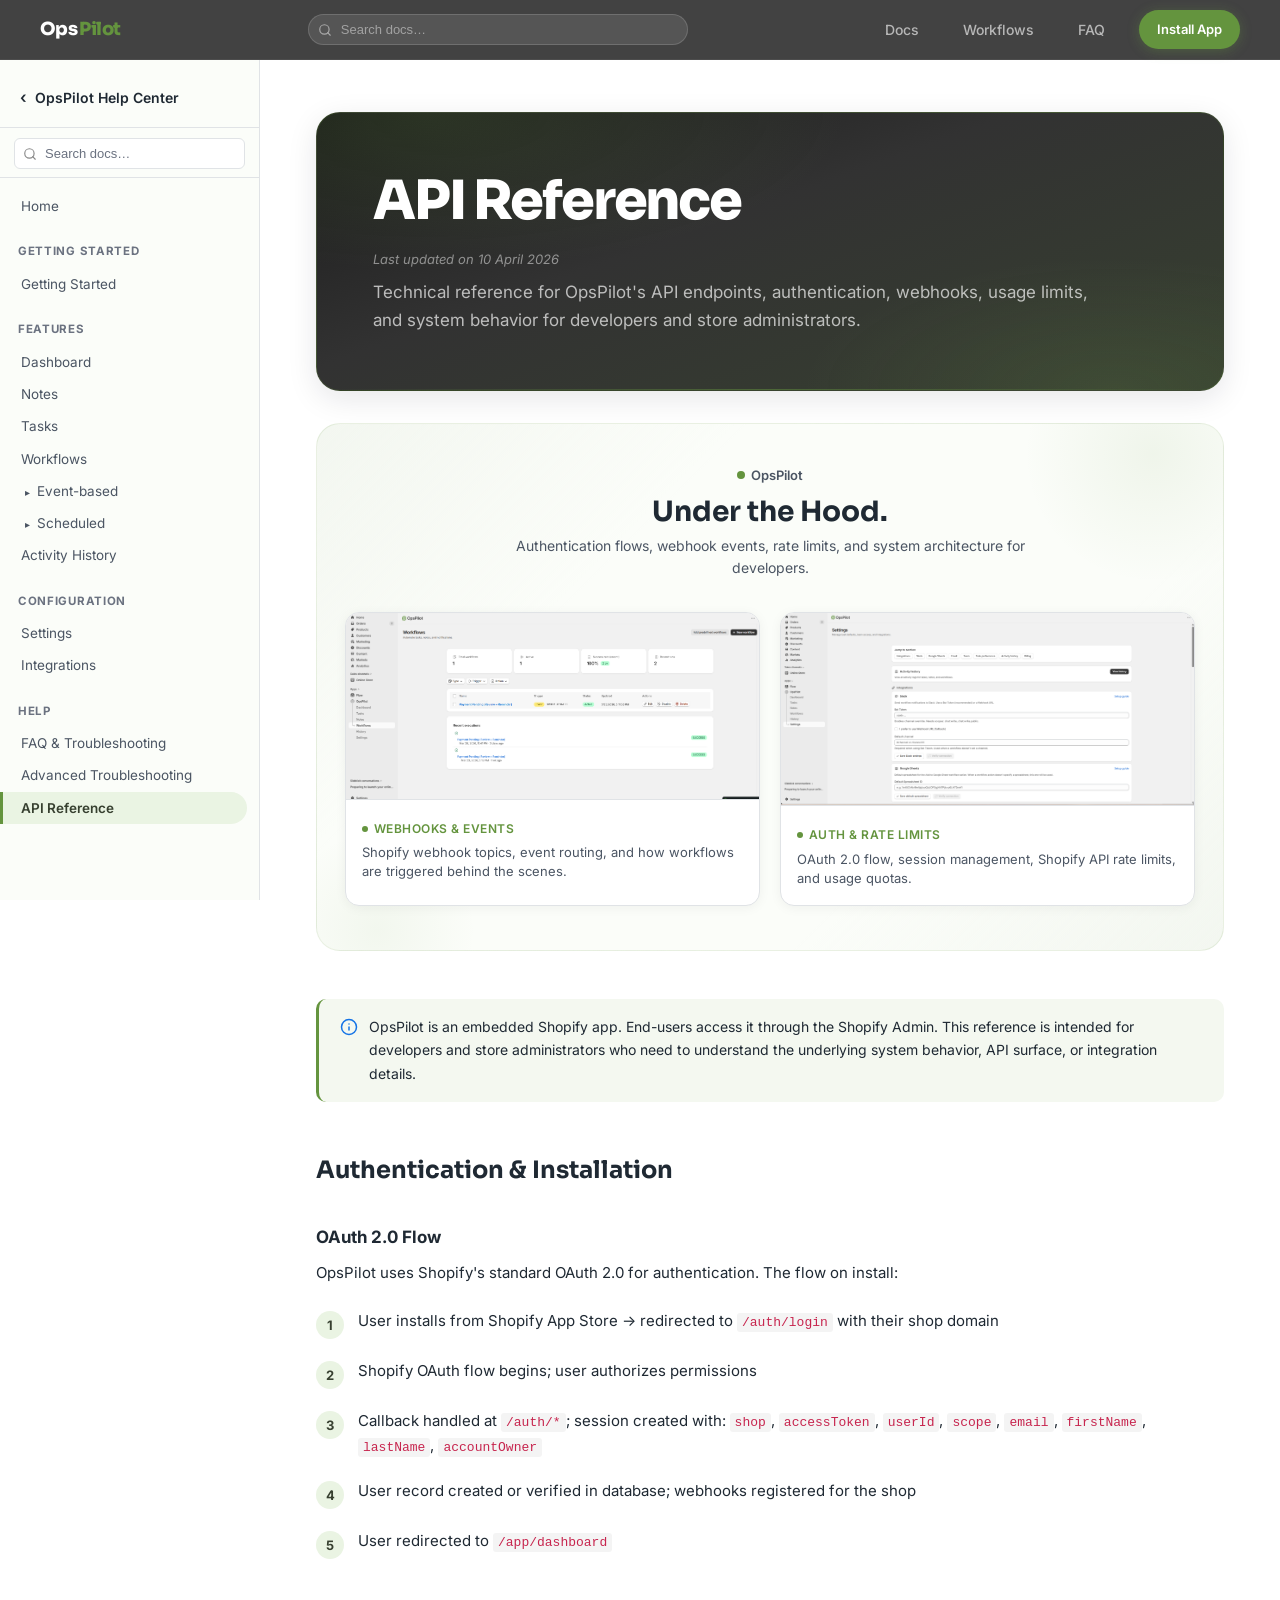
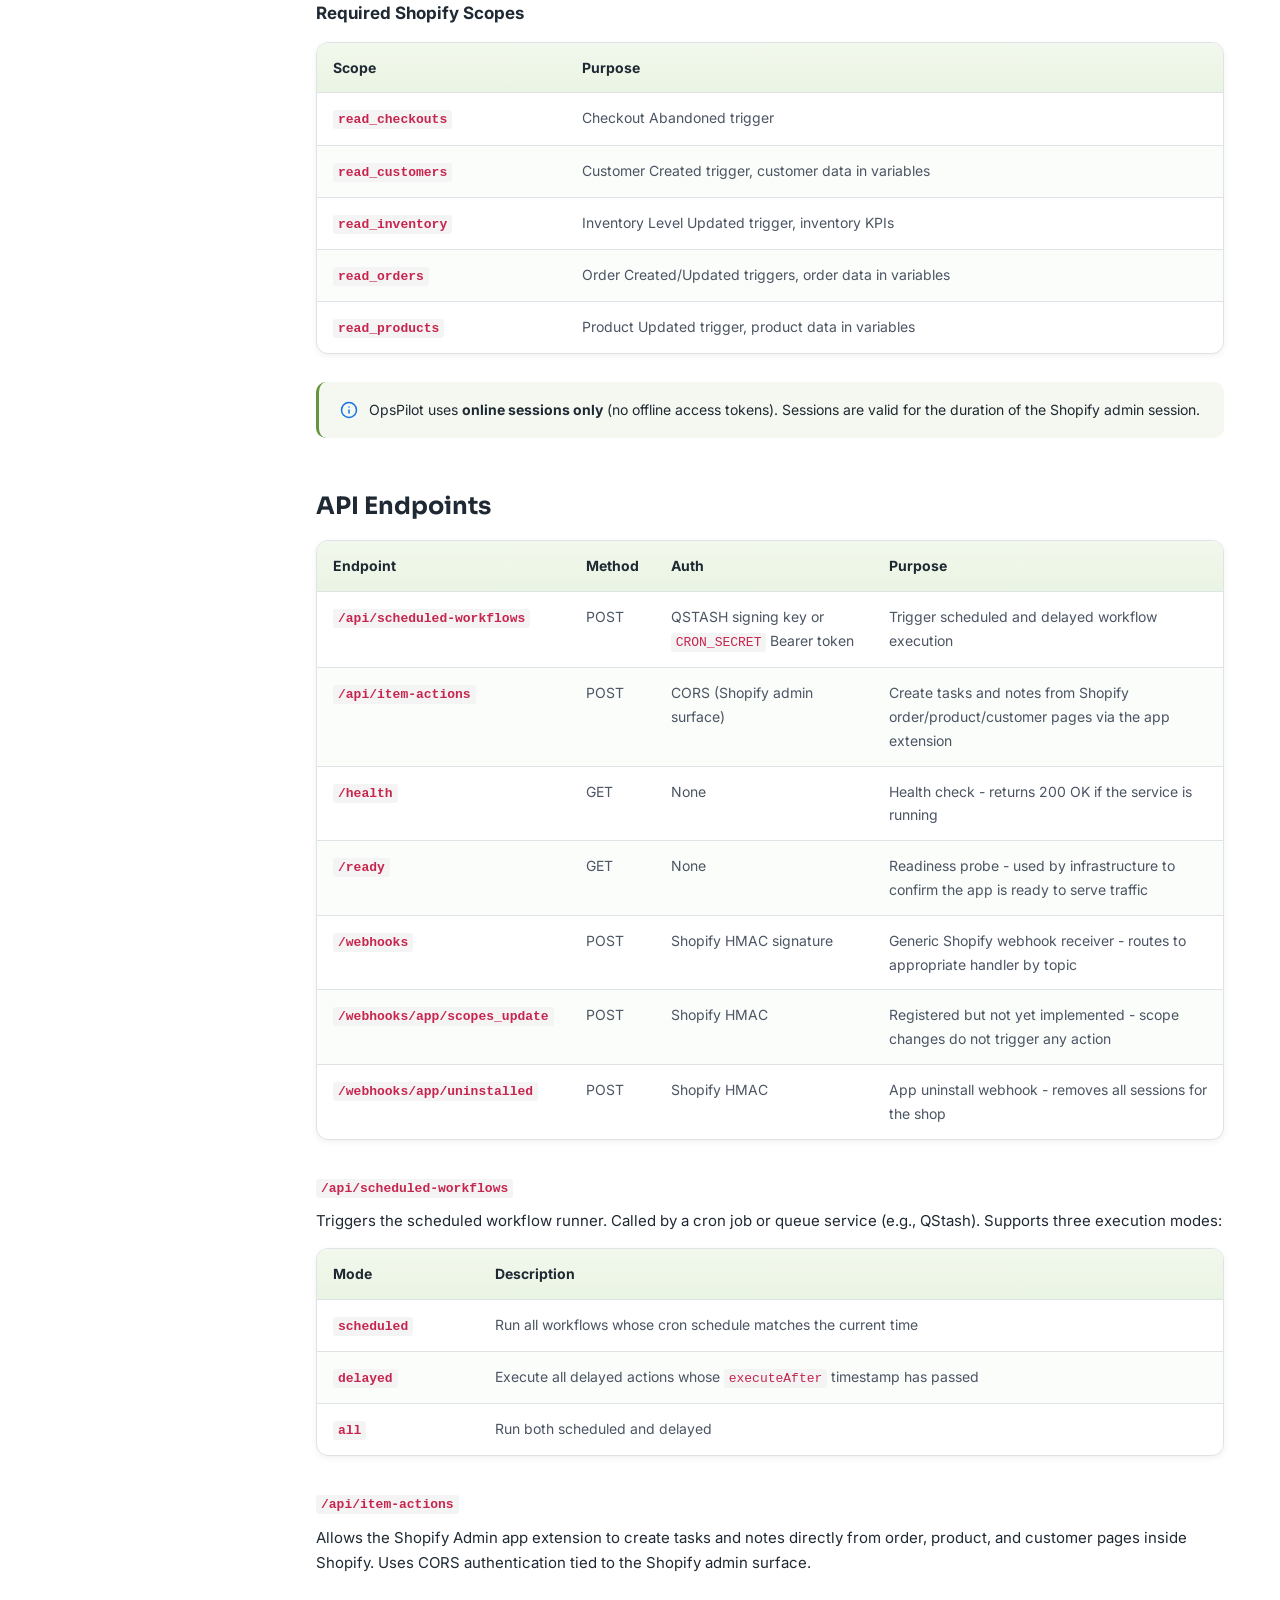
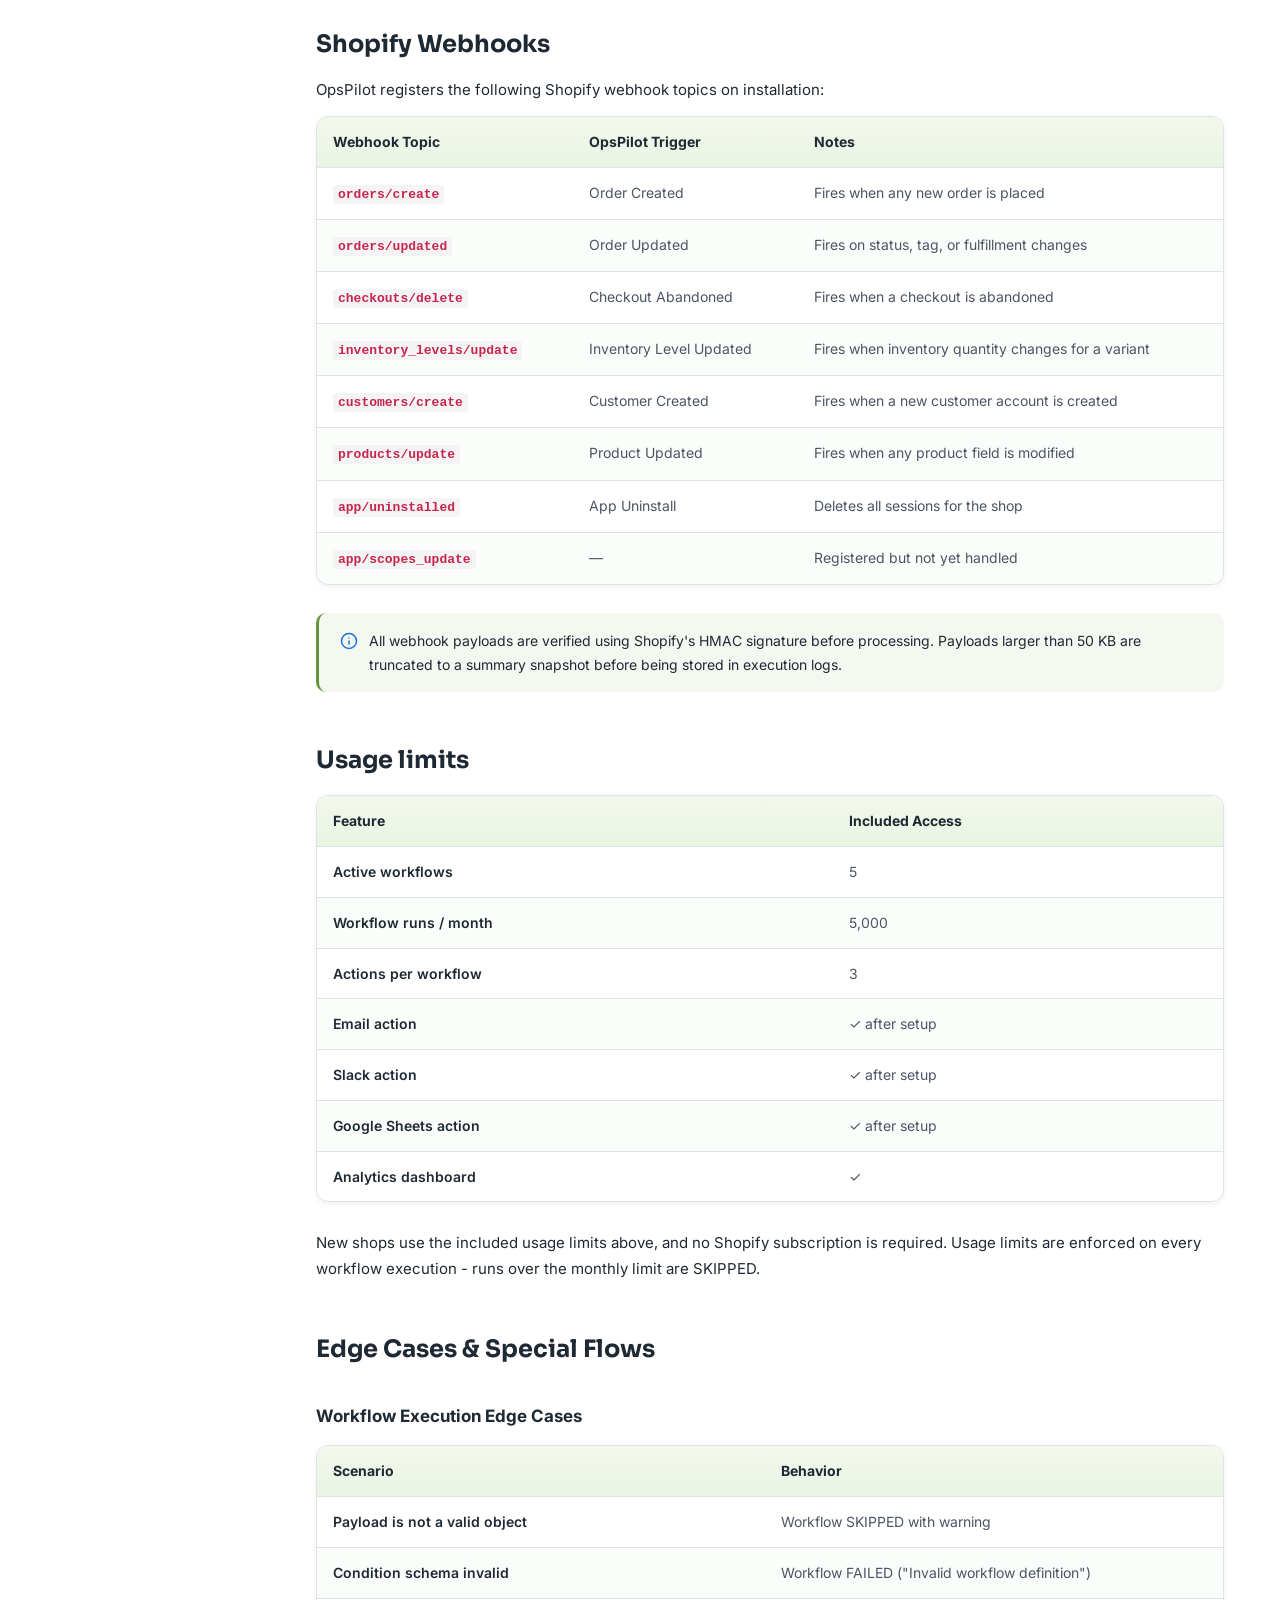
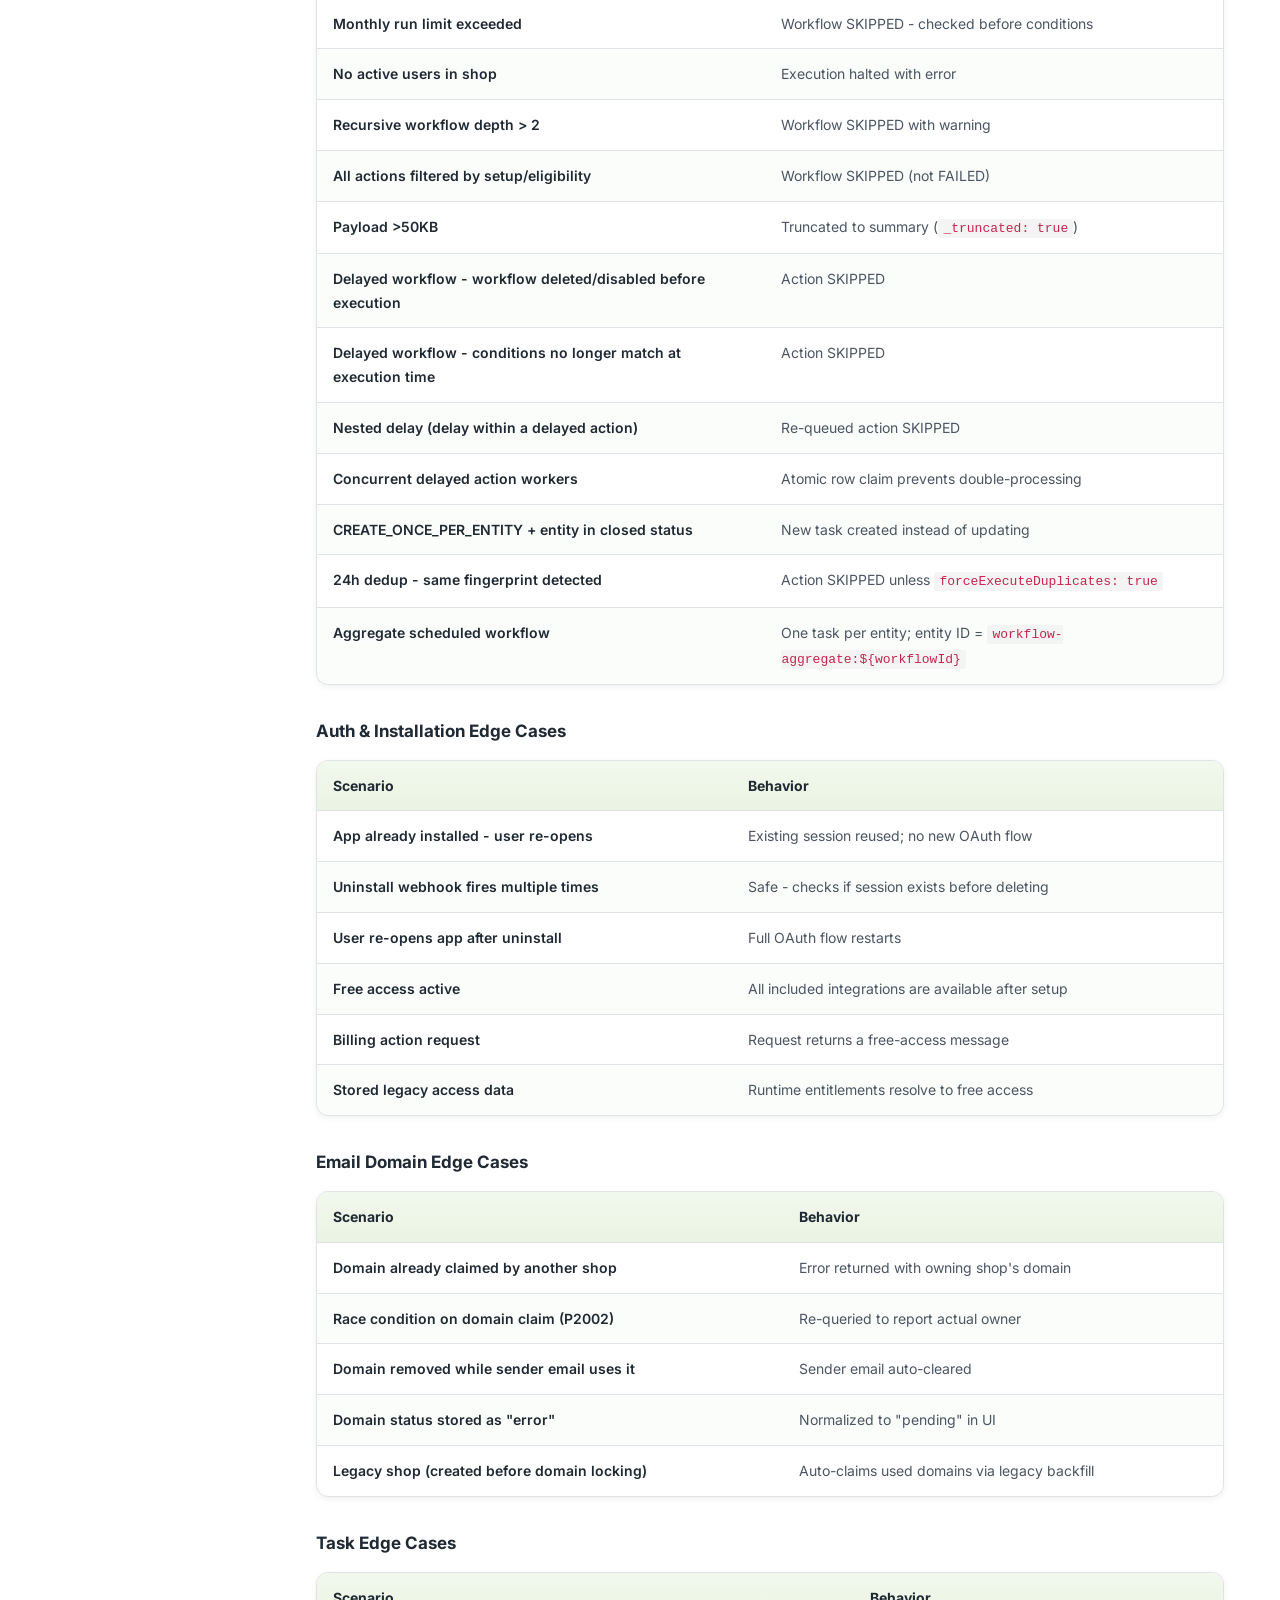
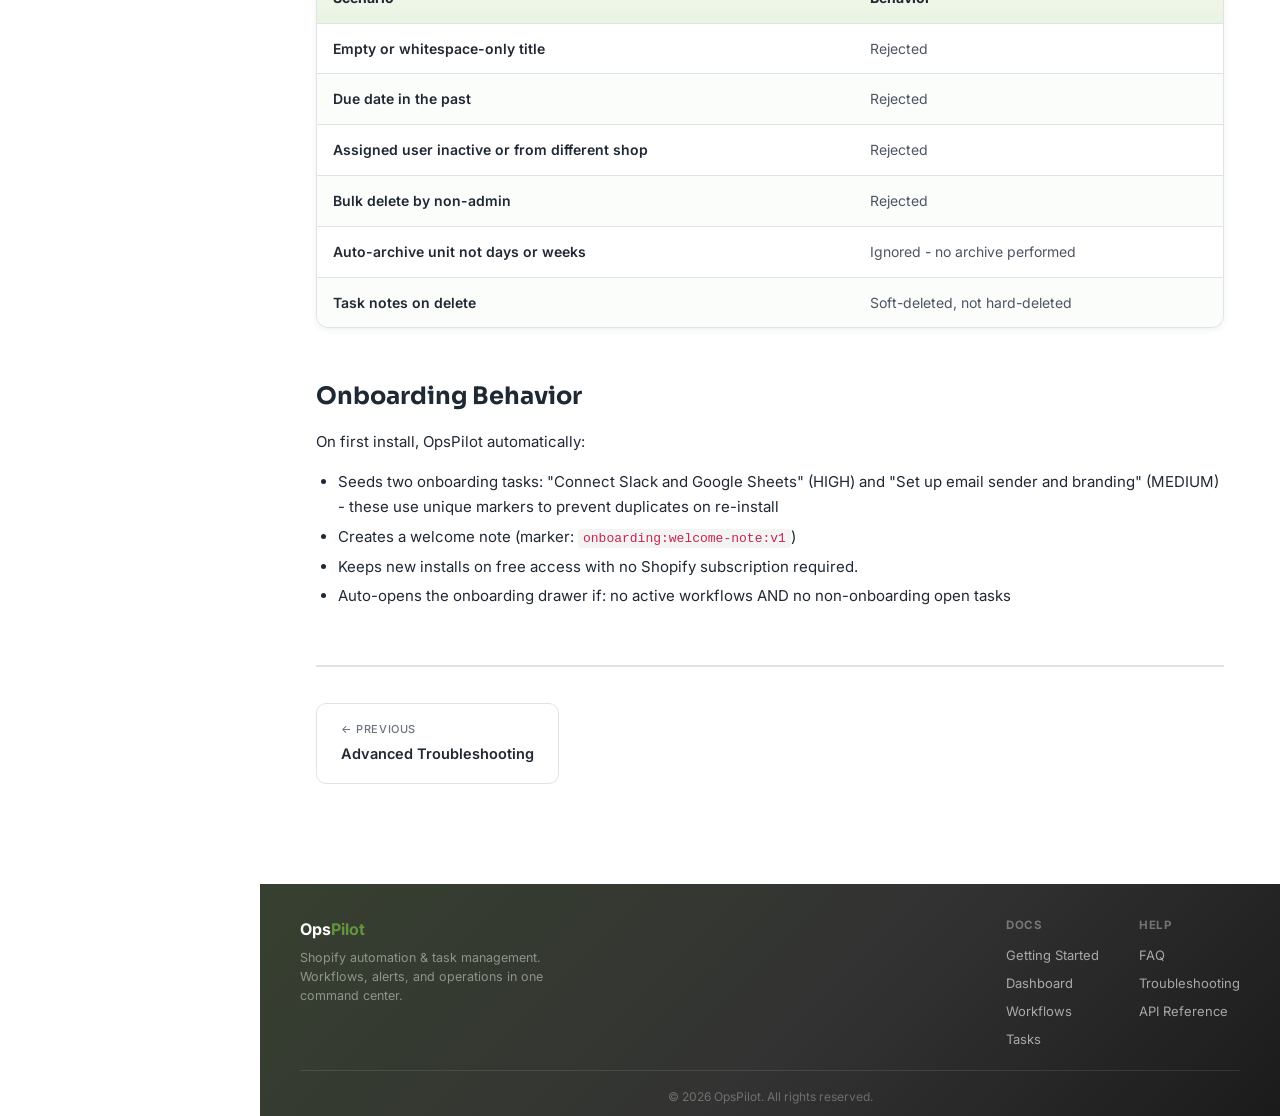
<file: api-reference.html>
<!DOCTYPE html>
<html lang="en">
<head>
  <meta charset="UTF-8" />
  <meta name="viewport" content="width=device-width, initial-scale=1.0" />
  <title>API Reference | OpsPilot Docs</title>
  <link rel="stylesheet" href="styles.css" />
  <link rel="icon" type="image/svg+xml" href="favicon.svg?v=6" />
  <link rel="icon" href="favicon.ico?v=6" sizes="any" />
  <link rel="icon" type="image/png" href="favicon-32x32.png?v=6" sizes="32x32" />
  <link rel="apple-touch-icon" href="apple-touch-icon.png?v=6" />
  <link rel="manifest" href="site.webmanifest?v=6" />
  <meta name="theme-color" content="#323232" />
  <meta name="application-name" content="OpsPilot Docs" />
</head>
<body>

<header class="site-header">
  <a class="site-header-logo" href="index.html"><span class="logo-ops">Ops</span><span class="logo-pilot">Pilot</span></a>
  <div class="header-search">
    <input type="text" id="header-doc-search" placeholder="Search docs…" autocomplete="off" />
    <div id="header-search-results" class="header-search-results" style="display:none;"></div>
  </div>
  <nav class="site-header-nav">
    <a href="getting-started.html">Docs</a>
    <a href="workflows.html">Workflows</a>
    <a href="faq.html">FAQ</a>
    <a href="https://apps.shopify.com/" class="header-btn">Install App</a>
  </nav>
</header>

<div class="sidebar-overlay" id="overlay" onclick="toggleSidebar()"></div>

<aside class="sidebar" id="sidebar">
  <div class="sidebar-header">
    <a class="logo" href="index.html"><span class="back-arrow">&lsaquo;</span> OpsPilot Help Center</a>
  </div>
  <div class="sidebar-search">
    <input type="text" id="doc-search" placeholder="Search docs…" autocomplete="off" />
    <div id="search-results" class="search-results" style="display:none;"></div>
  </div>
  <nav>
    <a href="index.html">Home</a>
    <div class="section-label">Getting Started</div>
    <a href="getting-started.html">Getting Started</a>
    <div class="section-label">Features</div>
    <a href="dashboard.html">Dashboard</a>
    <a href="notes.html">Notes</a>
    <a href="tasks.html">Tasks</a>
    <div class="nav-tree">
      <a href="workflows.html">Workflows</a>
      <div class="tree-branch">
        <div class="tree-node">
          <a href="workflows.html#event-based-triggers" class="tree-toggle" onclick="toggleTree(this)">
            <span class="tree-arrow">&#9656;</span> Event-based
          </a>
          <div class="tree-children">
            <a href="workflows.html#event-based-triggers">Triggers</a>
            <a href="workflows.html#conditions">Conditions</a>
            <a href="workflows.html#actions">Actions</a>
            <a href="template-variables.html">Template Variables</a>
            <a href="workflows.html#delayed-actions">Delayed Actions</a>
            <a href="workflows.html#deduplication">Deduplication</a>
          </div>
        </div>
        <div class="tree-node">
          <a href="workflows.html#scheduled-workflows" class="tree-toggle" onclick="toggleTree(this)">
            <span class="tree-arrow">&#9656;</span> Scheduled
          </a>
          <div class="tree-children">
            <a href="workflows.html#scheduled-trigger">Scheduled Trigger</a>
            <a href="workflows.html#scheduled-workflows">Scheduled Workflows</a>
          </div>
        </div>
      </div>
    </div>
    <a href="activity.html">Activity History</a>
    <div class="section-label">Configuration</div>
    <a href="settings.html">Settings</a>
    <a href="integrations.html">Integrations</a>
    <div class="section-label">Help</div>
    <a href="faq.html">FAQ &amp; Troubleshooting</a>
    <a href="troubleshooting.html">Advanced Troubleshooting</a>
    <a href="api-reference.html" class="active">API Reference</a>
  </nav>
</aside>

<div class="main">
  <button class="hamburger" onclick="toggleSidebar()">&#9776;</button>
  <div class="content">

    <div class="section-hero">
      <h1>API Reference</h1>
      <div class="last-updated">Last updated on 10 April 2026</div>
      <p>Technical reference for OpsPilot's API endpoints, authentication, webhooks, usage limits, and system behavior for developers and store administrators.</p>
    </div>

    <!-- Hero Showcase -->
    <div class="pro-showcase">
      <div class="pro-showcase-header">
        <div class="pro-showcase-logo">OpsPilot</div>
        <div class="pro-showcase-title">Under the Hood.</div>
        <div class="pro-showcase-subtitle">Authentication flows, webhook events, rate limits, and system architecture for developers.</div>
      </div>
      <div class="pro-showcase-grid cols-2">
        <div class="pro-card">
          <img class="pro-card-img" src="images/workflows_list_.png" alt="Workflows list with stats and execution data" loading="lazy" />
          <div class="pro-card-body">
            <div class="pro-card-label">Webhooks &amp; Events</div>
            <p class="pro-card-desc">Shopify webhook topics, event routing, and how workflows are triggered behind the scenes.</p>
          </div>
        </div>
        <div class="pro-card">
          <img class="pro-card-img" src="images/settings/Screenshot%202026-04-08%20175929.png" alt="Settings page with integration configuration" loading="lazy" />
          <div class="pro-card-body">
            <div class="pro-card-label">Auth &amp; Rate Limits</div>
            <p class="pro-card-desc">OAuth 2.0 flow, session management, Shopify API rate limits, and usage quotas.</p>
          </div>
        </div>
      </div>
    </div>

    <div class="callout callout-note">
      <span class="callout-icon"><svg xmlns="http://www.w3.org/2000/svg" width="18" height="18" viewBox="0 0 24 24" fill="none" stroke="#1473e6" stroke-width="2" stroke-linecap="round" stroke-linejoin="round"><circle cx="12" cy="12" r="10"/><path d="M12 16v-4"/><path d="M12 8h.01"/></svg></span>
      <div>OpsPilot is an embedded Shopify app. End-users access it through the Shopify Admin. This reference is intended for developers and store administrators who need to understand the underlying system behavior, API surface, or integration details.</div>
    </div>

    <h2 id="authentication">Authentication &amp; Installation</h2>

    <h3 id="oauth-flow">OAuth 2.0 Flow</h3>
    <p>OpsPilot uses Shopify's standard OAuth 2.0 for authentication. The flow on install:</p>
    <div class="steps">
      <div class="step"><div class="step-content">User installs from Shopify App Store → redirected to <code>/auth/login</code> with their shop domain</div></div>
      <div class="step"><div class="step-content">Shopify OAuth flow begins; user authorizes permissions</div></div>
      <div class="step"><div class="step-content">Callback handled at <code>/auth/*</code>; session created with: <code>shop</code>, <code>accessToken</code>, <code>userId</code>, <code>scope</code>, <code>email</code>, <code>firstName</code>, <code>lastName</code>, <code>accountOwner</code></div></div>
      <div class="step"><div class="step-content">User record created or verified in database; webhooks registered for the shop</div></div>
      <div class="step"><div class="step-content">User redirected to <code>/app/dashboard</code></div></div>
    </div>

    <h3 id="required-scopes">Required Shopify Scopes</h3>
    <table>
      <thead><tr><th>Scope</th><th>Purpose</th></tr></thead>
      <tbody>
        <tr><td><code>read_checkouts</code></td><td>Checkout Abandoned trigger</td></tr>
        <tr><td><code>read_customers</code></td><td>Customer Created trigger, customer data in variables</td></tr>
        <tr><td><code>read_inventory</code></td><td>Inventory Level Updated trigger, inventory KPIs</td></tr>
        <tr><td><code>read_orders</code></td><td>Order Created/Updated triggers, order data in variables</td></tr>
        <tr><td><code>read_products</code></td><td>Product Updated trigger, product data in variables</td></tr>
      </tbody>
    </table>

    <div class="callout callout-note">
      <span class="callout-icon"><svg xmlns="http://www.w3.org/2000/svg" width="18" height="18" viewBox="0 0 24 24" fill="none" stroke="#1473e6" stroke-width="2" stroke-linecap="round" stroke-linejoin="round"><circle cx="12" cy="12" r="10"/><path d="M12 16v-4"/><path d="M12 8h.01"/></svg></span>
      <div>OpsPilot uses <strong>online sessions only</strong> (no offline access tokens). Sessions are valid for the duration of the Shopify admin session.</div>
    </div>

    <h2 id="api-endpoints">API Endpoints</h2>

    <table>
      <thead><tr><th>Endpoint</th><th>Method</th><th>Auth</th><th>Purpose</th></tr></thead>
      <tbody>
        <tr><td><code>/api/scheduled-workflows</code></td><td>POST</td><td>QSTASH signing key or <code>CRON_SECRET</code> Bearer token</td><td>Trigger scheduled and delayed workflow execution</td></tr>
        <tr><td><code>/api/item-actions</code></td><td>POST</td><td>CORS (Shopify admin surface)</td><td>Create tasks and notes from Shopify order/product/customer pages via the app extension</td></tr>
        <tr><td><code>/health</code></td><td>GET</td><td>None</td><td>Health check - returns 200 OK if the service is running</td></tr>
        <tr><td><code>/ready</code></td><td>GET</td><td>None</td><td>Readiness probe - used by infrastructure to confirm the app is ready to serve traffic</td></tr>
        <tr><td><code>/webhooks</code></td><td>POST</td><td>Shopify HMAC signature</td><td>Generic Shopify webhook receiver - routes to appropriate handler by topic</td></tr>
        <tr><td><code>/webhooks/app/scopes_update</code></td><td>POST</td><td>Shopify HMAC</td><td>Registered but not yet implemented - scope changes do not trigger any action</td></tr>
        <tr><td><code>/webhooks/app/uninstalled</code></td><td>POST</td><td>Shopify HMAC</td><td>App uninstall webhook - removes all sessions for the shop</td></tr>
      </tbody>
    </table>

    <h3 id="scheduled-workflows-endpoint"><code>/api/scheduled-workflows</code></h3>
    <p>Triggers the scheduled workflow runner. Called by a cron job or queue service (e.g., QStash). Supports three execution modes:</p>
    <table>
      <thead><tr><th>Mode</th><th>Description</th></tr></thead>
      <tbody>
        <tr><td><code>scheduled</code></td><td>Run all workflows whose cron schedule matches the current time</td></tr>
        <tr><td><code>delayed</code></td><td>Execute all delayed actions whose <code>executeAfter</code> timestamp has passed</td></tr>
        <tr><td><code>all</code></td><td>Run both scheduled and delayed</td></tr>
      </tbody>
    </table>

    <h3 id="item-actions-endpoint"><code>/api/item-actions</code></h3>
    <p>Allows the Shopify Admin app extension to create tasks and notes directly from order, product, and customer pages inside Shopify. Uses CORS authentication tied to the Shopify admin surface.</p>

    <h2 id="webhooks">Shopify Webhooks</h2>
    <p>OpsPilot registers the following Shopify webhook topics on installation:</p>

    <table>
      <thead><tr><th>Webhook Topic</th><th>OpsPilot Trigger</th><th>Notes</th></tr></thead>
      <tbody>
        <tr><td><code>orders/create</code></td><td>Order Created</td><td>Fires when any new order is placed</td></tr>
        <tr><td><code>orders/updated</code></td><td>Order Updated</td><td>Fires on status, tag, or fulfillment changes</td></tr>
        <tr><td><code>checkouts/delete</code></td><td>Checkout Abandoned</td><td>Fires when a checkout is abandoned</td></tr>
        <tr><td><code>inventory_levels/update</code></td><td>Inventory Level Updated</td><td>Fires when inventory quantity changes for a variant</td></tr>
        <tr><td><code>customers/create</code></td><td>Customer Created</td><td>Fires when a new customer account is created</td></tr>
        <tr><td><code>products/update</code></td><td>Product Updated</td><td>Fires when any product field is modified</td></tr>
        <tr><td><code>app/uninstalled</code></td><td>App Uninstall</td><td>Deletes all sessions for the shop</td></tr>
        <tr><td><code>app/scopes_update</code></td><td>&mdash;</td><td>Registered but not yet handled</td></tr>
      </tbody>
    </table>

    <div class="callout callout-note">
      <span class="callout-icon"><svg xmlns="http://www.w3.org/2000/svg" width="18" height="18" viewBox="0 0 24 24" fill="none" stroke="#1473e6" stroke-width="2" stroke-linecap="round" stroke-linejoin="round"><circle cx="12" cy="12" r="10"/><path d="M12 16v-4"/><path d="M12 8h.01"/></svg></span>
      <div>All webhook payloads are verified using Shopify's HMAC signature before processing. Payloads larger than 50 KB are truncated to a summary snapshot before being stored in execution logs.</div>
    </div>

    <h2 id="plan-limits">Usage limits</h2>

    <table>
      <thead><tr><th>Feature</th><th>Included Access</th></tr></thead>
      <tbody>
        <tr><td>Active workflows</td><td>5</td></tr>
        <tr><td>Workflow runs / month</td><td>5,000</td></tr>
        <tr><td>Actions per workflow</td><td>3</td></tr>
        <tr><td>Email action</td><td>&#10003; after setup</td></tr>
        <tr><td>Slack action</td><td>&#10003; after setup</td></tr>
        <tr><td>Google Sheets action</td><td>&#10003; after setup</td></tr>
        <tr><td>Analytics dashboard</td><td>&#10003;</td></tr>
      </tbody>
    </table>

    <p>New shops use the included usage limits above, and no Shopify subscription is required. Usage limits are enforced on every workflow execution - runs over the monthly limit are SKIPPED.</p>

    <h2 id="edge-cases">Edge Cases &amp; Special Flows</h2>

    <h3 id="workflow-edge-cases">Workflow Execution Edge Cases</h3>
    <table>
      <thead><tr><th>Scenario</th><th>Behavior</th></tr></thead>
      <tbody>
        <tr><td>Payload is not a valid object</td><td>Workflow SKIPPED with warning</td></tr>
        <tr><td>Condition schema invalid</td><td>Workflow FAILED ("Invalid workflow definition")</td></tr>
        <tr><td>Monthly run limit exceeded</td><td>Workflow SKIPPED - checked before conditions</td></tr>
        <tr><td>No active users in shop</td><td>Execution halted with error</td></tr>
        <tr><td>Recursive workflow depth &gt; 2</td><td>Workflow SKIPPED with warning</td></tr>
        <tr><td>All actions filtered by setup/eligibility</td><td>Workflow SKIPPED (not FAILED)</td></tr>
        <tr><td>Payload &gt;50KB</td><td>Truncated to summary (<code>_truncated: true</code>)</td></tr>
        <tr><td>Delayed workflow - workflow deleted/disabled before execution</td><td>Action SKIPPED</td></tr>
        <tr><td>Delayed workflow - conditions no longer match at execution time</td><td>Action SKIPPED</td></tr>
        <tr><td>Nested delay (delay within a delayed action)</td><td>Re-queued action SKIPPED</td></tr>
        <tr><td>Concurrent delayed action workers</td><td>Atomic row claim prevents double-processing</td></tr>
        <tr><td>CREATE_ONCE_PER_ENTITY + entity in closed status</td><td>New task created instead of updating</td></tr>
        <tr><td>24h dedup - same fingerprint detected</td><td>Action SKIPPED unless <code>forceExecuteDuplicates: true</code></td></tr>
        <tr><td>Aggregate scheduled workflow</td><td>One task per entity; entity ID = <code>workflow-aggregate:${workflowId}</code></td></tr>
      </tbody>
    </table>

    <h3 id="auth-edge-cases">Auth &amp; Installation Edge Cases</h3>
    <table>
      <thead><tr><th>Scenario</th><th>Behavior</th></tr></thead>
      <tbody>
        <tr><td>App already installed - user re-opens</td><td>Existing session reused; no new OAuth flow</td></tr>
        <tr><td>Uninstall webhook fires multiple times</td><td>Safe - checks if session exists before deleting</td></tr>
        <tr><td>User re-opens app after uninstall</td><td>Full OAuth flow restarts</td></tr>
        <tr><td>Free access active</td><td>All included integrations are available after setup</td></tr>
        <tr><td>Billing action request</td><td>Request returns a free-access message</td></tr>
        <tr><td>Stored legacy access data</td><td>Runtime entitlements resolve to free access</td></tr>
      </tbody>
    </table>

    <h3 id="email-domain-edge-cases">Email Domain Edge Cases</h3>
    <table>
      <thead><tr><th>Scenario</th><th>Behavior</th></tr></thead>
      <tbody>
        <tr><td>Domain already claimed by another shop</td><td>Error returned with owning shop's domain</td></tr>
        <tr><td>Race condition on domain claim (P2002)</td><td>Re-queried to report actual owner</td></tr>
        <tr><td>Domain removed while sender email uses it</td><td>Sender email auto-cleared</td></tr>
        <tr><td>Domain status stored as "error"</td><td>Normalized to "pending" in UI</td></tr>
        <tr><td>Legacy shop (created before domain locking)</td><td>Auto-claims used domains via legacy backfill</td></tr>
      </tbody>
    </table>

    <h3 id="task-edge-cases">Task Edge Cases</h3>
    <table>
      <thead><tr><th>Scenario</th><th>Behavior</th></tr></thead>
      <tbody>
        <tr><td>Empty or whitespace-only title</td><td>Rejected</td></tr>
        <tr><td>Due date in the past</td><td>Rejected</td></tr>
        <tr><td>Assigned user inactive or from different shop</td><td>Rejected</td></tr>
        <tr><td>Bulk delete by non-admin</td><td>Rejected</td></tr>
        <tr><td>Auto-archive unit not days or weeks</td><td>Ignored - no archive performed</td></tr>
        <tr><td>Task notes on delete</td><td>Soft-deleted, not hard-deleted</td></tr>
      </tbody>
    </table>

    <h2 id="onboarding">Onboarding Behavior</h2>
    <p>On first install, OpsPilot automatically:</p>
    <ul>
      <li>Seeds two onboarding tasks: "Connect Slack and Google Sheets" (HIGH) and "Set up email sender and branding" (MEDIUM) - these use unique markers to prevent duplicates on re-install</li>
      <li>Creates a welcome note (marker: <code>onboarding:welcome-note:v1</code>)</li>
      <li>Keeps new installs on free access with no Shopify subscription required.</li>
      <li>Auto-opens the onboarding drawer if: no active workflows AND no non-onboarding open tasks</li>
    </ul>

    <div class="page-nav">
      <a class="page-nav-btn page-nav-prev" href="troubleshooting.html"><span class="nav-label">&#8592; Previous</span>Advanced Troubleshooting</a>
      <span class="page-nav-btn page-nav-next disabled"></span>
    </div>

  </div>
</div>


<footer class="site-footer">
  <div class="site-footer-inner">
    <div class="site-footer-brand">
      <a class="footer-logo" href="index.html"><span>Ops</span><span class="logo-pilot">Pilot</span></a>
      <p>Shopify automation &amp; task management. Workflows, alerts, and operations in one command center.</p>
    </div>
    <div class="site-footer-links">
      <div>
        <span class="footer-heading">Docs</span>
        <a href="getting-started.html">Getting Started</a>
        <a href="dashboard.html">Dashboard</a>
        <a href="workflows.html">Workflows</a>
        <a href="tasks.html">Tasks</a>
      </div>
      <div>
        <span class="footer-heading">Help</span>
        <a href="faq.html">FAQ</a>
        <a href="troubleshooting.html">Troubleshooting</a>
        <a href="api-reference.html">API Reference</a>
      </div>
    </div>
  </div>
  <div class="site-footer-bottom">&copy; 2026 OpsPilot. All rights reserved.</div>
</footer>

<script src="nav.js"></script>
<!-- Crisp Live Chat -->
<script type="text/javascript">
  window.$crisp=[];window.CRISP_WEBSITE_ID="6f9ec4d1-3401-45af-af1c-9f0f0315773c";
  (function(){var d=document;var s=d.createElement("script");s.src="https://client.crisp.chat/l.js";s.async=1;d.getElementsByTagName("head")[0].appendChild(s);})();
</script>
</body>
</html>
</file>
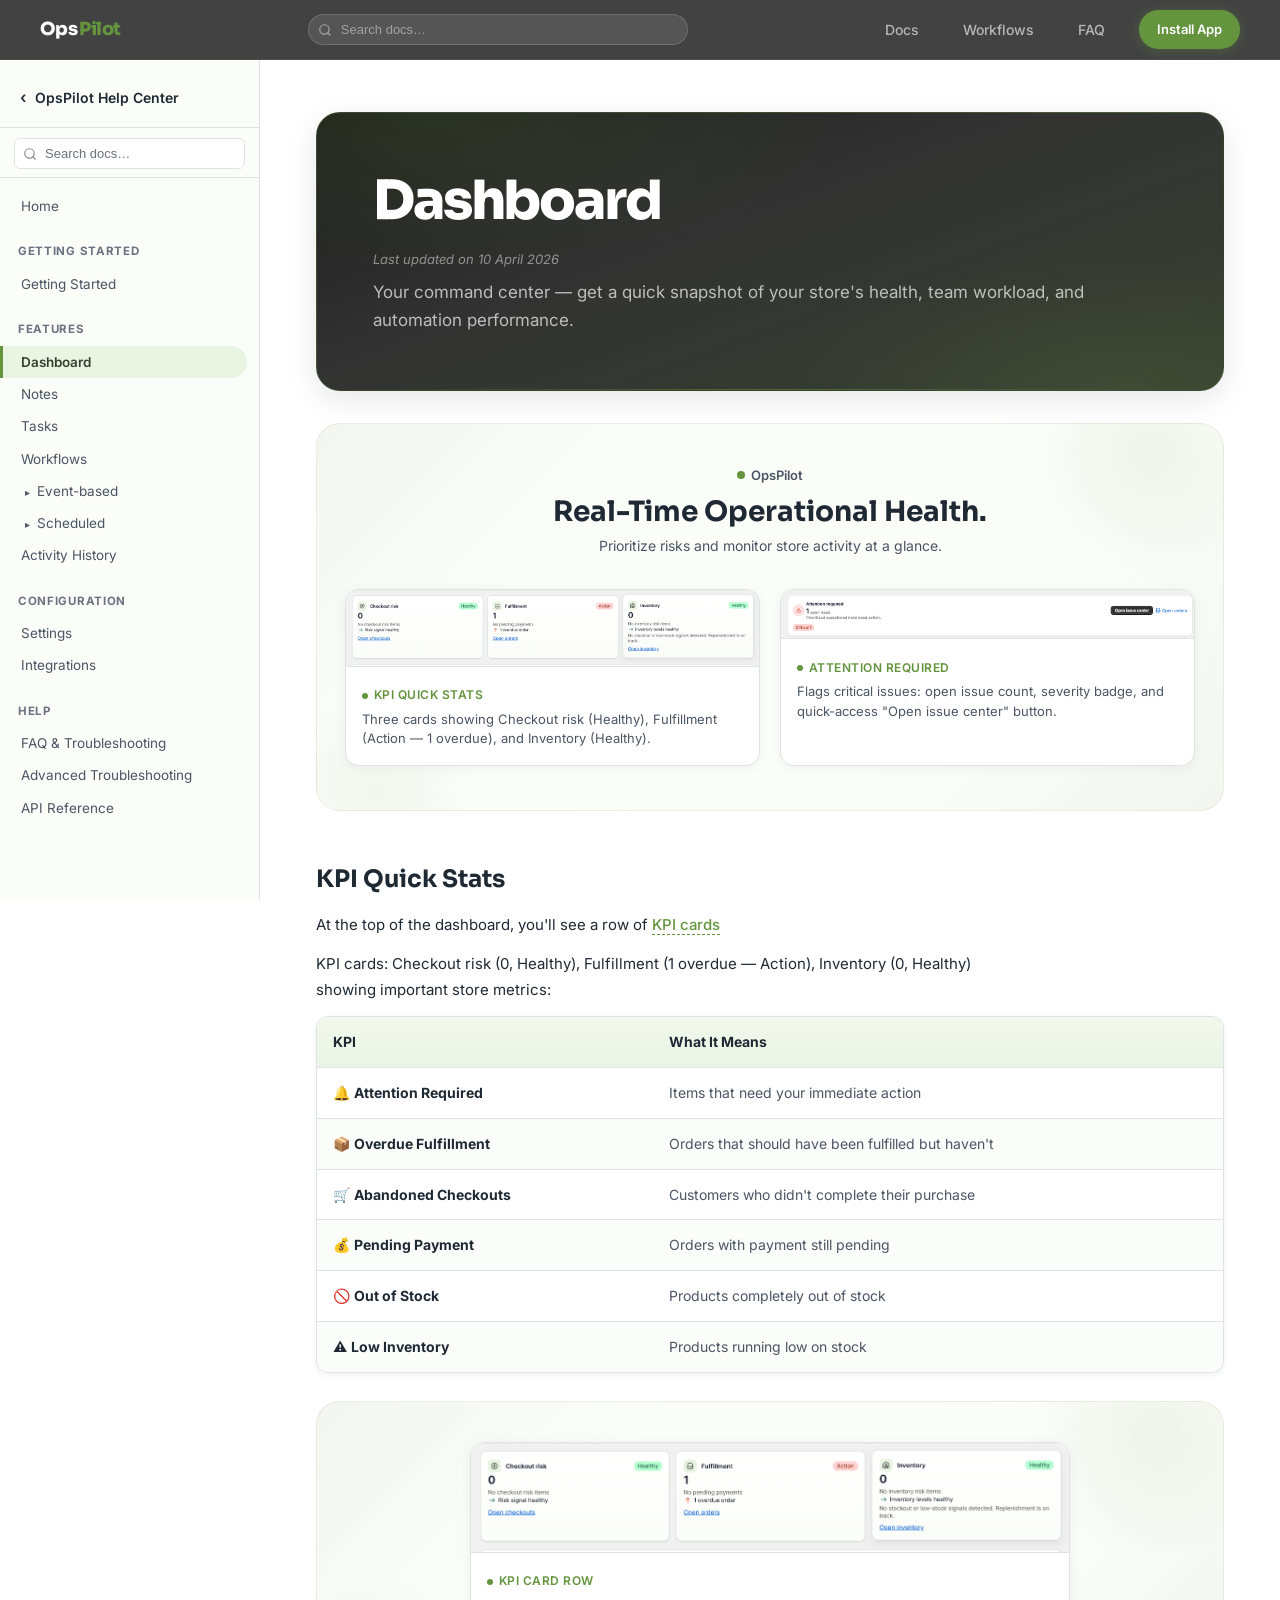
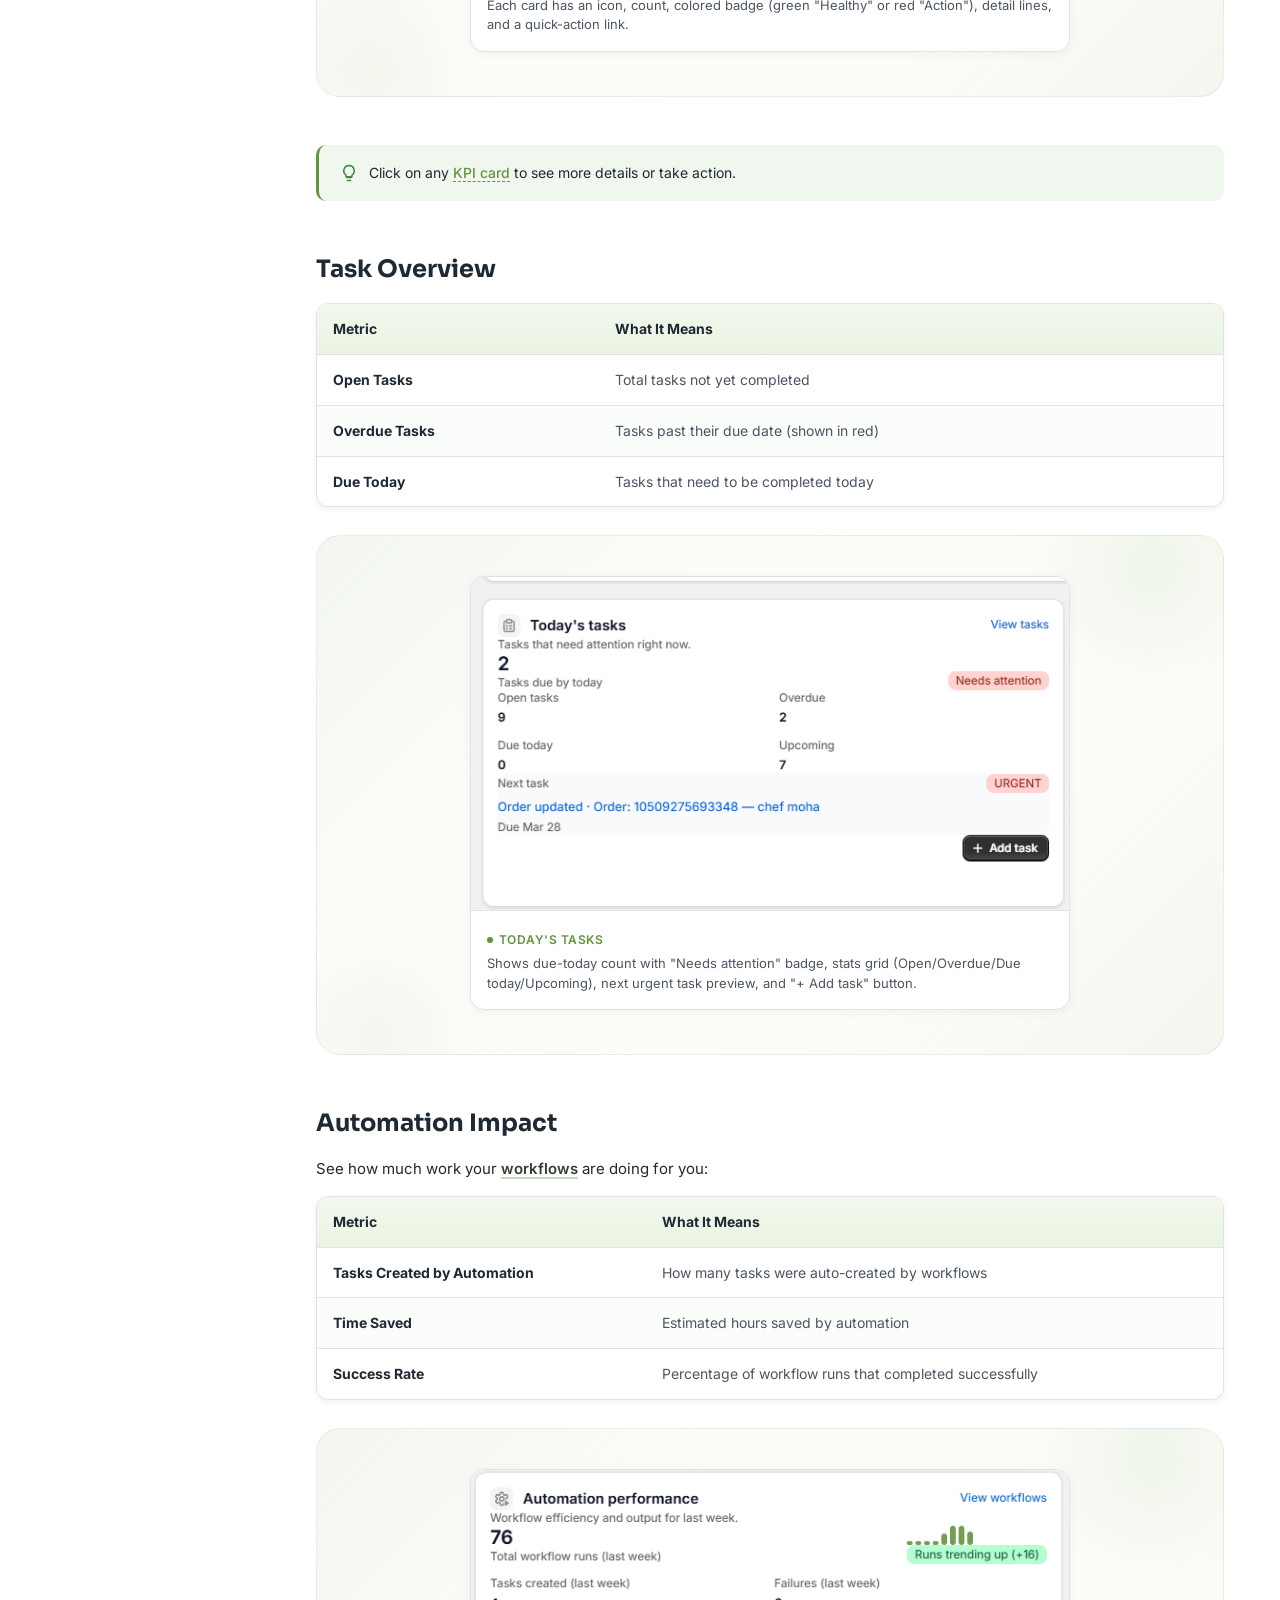
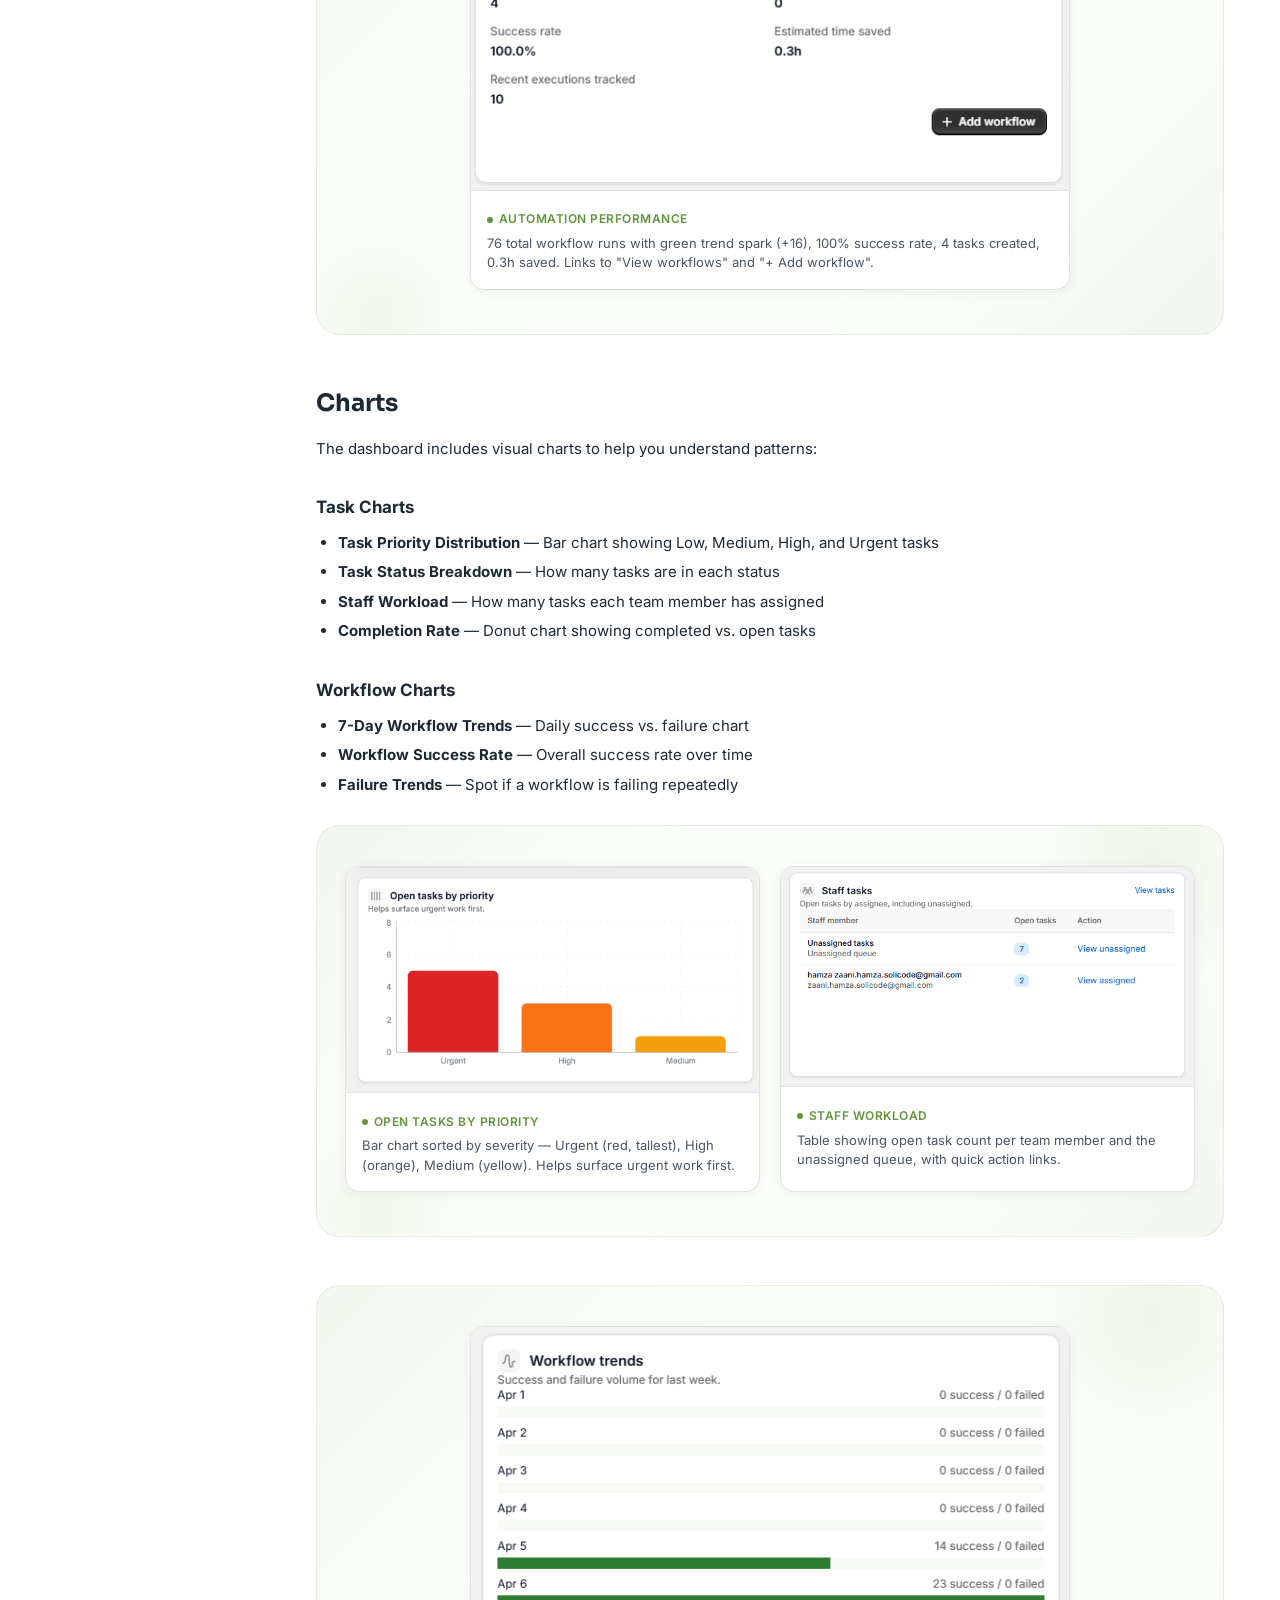
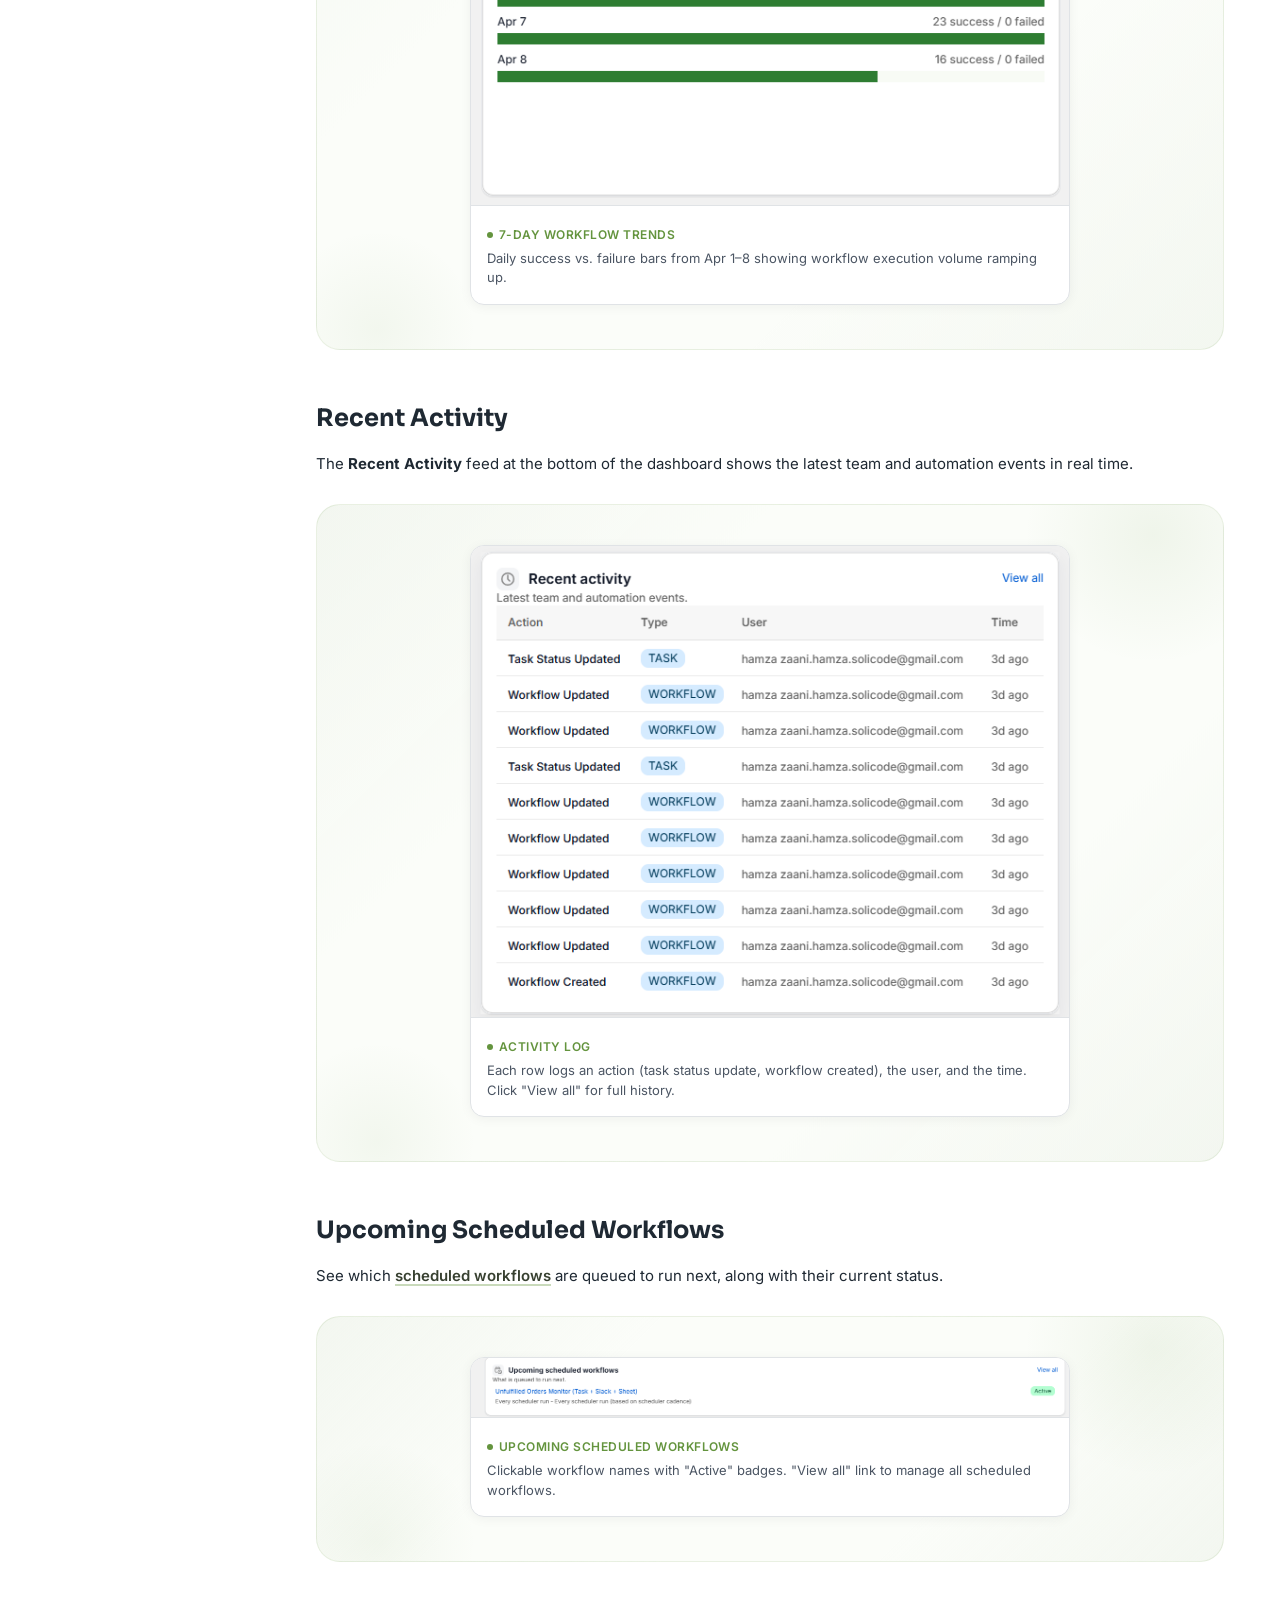
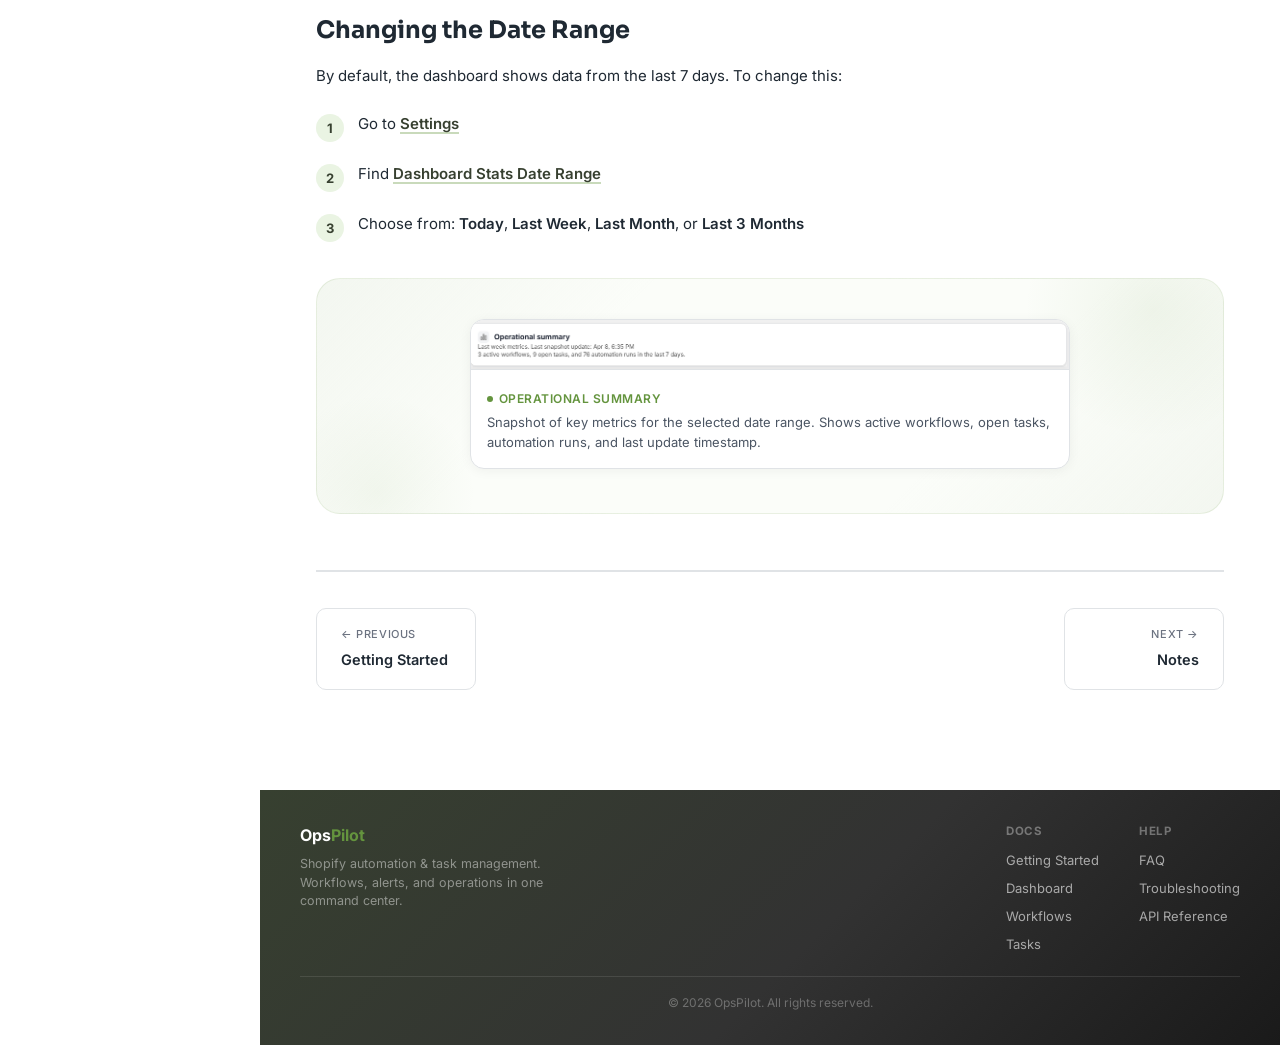
<file: dashboard.html>
<!DOCTYPE html>
<html lang="en">
<head>
  <meta charset="UTF-8" />
  <meta name="viewport" content="width=device-width, initial-scale=1.0" />
  <title>Dashboard | OpsPilot Docs</title>
  <link rel="stylesheet" href="styles.css" />
  <link rel="icon" type="image/svg+xml" href="favicon.svg?v=6" />
  <link rel="icon" href="favicon.ico?v=6" sizes="any" />
  <link rel="icon" type="image/png" href="favicon-32x32.png?v=6" sizes="32x32" />
  <link rel="apple-touch-icon" href="apple-touch-icon.png?v=6" />
  <link rel="manifest" href="site.webmanifest?v=6" />
  <meta name="theme-color" content="#323232" />
  <meta name="application-name" content="OpsPilot Docs" />
</head>
<body>

<header class="site-header">
  <a class="site-header-logo" href="index.html"><span class="logo-ops">Ops</span><span class="logo-pilot">Pilot</span></a>
  <div class="header-search">
    <input type="text" id="header-doc-search" placeholder="Search docs…" autocomplete="off" />
    <div id="header-search-results" class="header-search-results" style="display:none;"></div>
  </div>
  <nav class="site-header-nav">
    <a href="getting-started.html">Docs</a>
    <a href="workflows.html">Workflows</a>
    <a href="faq.html">FAQ</a>
    <a href="https://apps.shopify.com/" class="header-btn">Install App</a>
  </nav>
</header>

<div class="sidebar-overlay" id="overlay" onclick="toggleSidebar()"></div>

<aside class="sidebar" id="sidebar">
  <div class="sidebar-header">
    <a class="logo" href="index.html"><span class="back-arrow">&lsaquo;</span> OpsPilot Help Center</a>
  </div>
  <div class="sidebar-search">
    <input type="text" id="doc-search" placeholder="Search docs…" autocomplete="off" />
    <div id="search-results" class="search-results" style="display:none;"></div>
  </div>
  <nav>
    <a href="index.html">Home</a>
    <div class="section-label">Getting Started</div>
    <a href="getting-started.html">Getting Started</a>
    <div class="section-label">Features</div>
    <a href="dashboard.html" class="active">Dashboard</a>
    <a href="notes.html">Notes</a>
    <a href="tasks.html">Tasks</a>
    <div class="nav-tree">
      <a href="workflows.html">Workflows</a>
      <div class="tree-branch">
        <div class="tree-node">
          <a href="workflows.html#event-based-triggers" class="tree-toggle" onclick="toggleTree(this)">
            <span class="tree-arrow">&#9656;</span> Event-based
          </a>
          <div class="tree-children">
            <a href="workflows.html#event-based-triggers">Triggers</a>
            <a href="workflows.html#conditions">Conditions</a>
            <a href="workflows.html#actions">Actions</a>
            <a href="template-variables.html">Template Variables</a>
            <a href="workflows.html#delayed-actions">Delayed Actions</a>
            <a href="workflows.html#deduplication">Deduplication</a>
          </div>
        </div>
        <div class="tree-node">
          <a href="workflows.html#scheduled-workflows" class="tree-toggle" onclick="toggleTree(this)">
            <span class="tree-arrow">&#9656;</span> Scheduled
          </a>
          <div class="tree-children">
            <a href="workflows.html#scheduled-trigger">Scheduled Trigger</a>
            <a href="workflows.html#scheduled-workflows">Scheduled Workflows</a>
          </div>
        </div>
      </div>
    </div>
    <a href="activity.html">Activity History</a>
    <div class="section-label">Configuration</div>
    <a href="settings.html">Settings</a>
    <a href="integrations.html">Integrations</a>
    <div class="section-label">Help</div>
    <a href="faq.html">FAQ &amp; Troubleshooting</a>
    <a href="troubleshooting.html">Advanced Troubleshooting</a>
    <a href="api-reference.html">API Reference</a>
  </nav>
</aside>

<div class="main">
  <button class="hamburger" onclick="toggleSidebar()">&#9776;</button>
  <div class="content">

    <div class="section-hero">
      <h1>Dashboard</h1>
      <div class="last-updated">Last updated on 10 April 2026</div>
      <p>Your command center — get a quick snapshot of your store's health, team workload, and automation performance.</p>
    </div>

    <!-- Hero Showcase -->
    <div class="pro-showcase">
      <div class="pro-showcase-header">
        <div class="pro-showcase-logo">OpsPilot</div>
        <div class="pro-showcase-title">Real-Time Operational Health.</div>
        <div class="pro-showcase-subtitle">Prioritize risks and monitor store activity at a glance.</div>
      </div>
      <div class="pro-showcase-grid cols-2">
        <div class="pro-card">
          <img class="pro-card-img" src="images/dashboard/Screenshot%202026-04-08%20183754.png" alt="KPI cards: Checkout risk, Fulfillment, Inventory" loading="lazy" />
          <div class="pro-card-body">
            <div class="pro-card-label">KPI Quick Stats</div>
            <p class="pro-card-desc">Three cards showing Checkout risk (Healthy), Fulfillment (Action — 1 overdue), and Inventory (Healthy).</p>
          </div>
        </div>
        <div class="pro-card">
          <img class="pro-card-img" src="images/dashboard/Screenshot%202026-04-08%20183713.png" alt="Attention required banner with open issue count" loading="lazy" />
          <div class="pro-card-body">
            <div class="pro-card-label">Attention Required</div>
            <p class="pro-card-desc">Flags critical issues: open issue count, severity badge, and quick-access "Open issue center" button.</p>
          </div>
        </div>
      </div>
    </div>

    <h2 id="kpi-quick-stats">KPI Quick Stats</h2>
    <p>At the top of the dashboard, you'll see a row of <span class="hover-preview">KPI cards<span class="preview-popup"><img src="images/dashboard/Screenshot%202026-04-08%20183754.png" alt="KPI cards showing Checkout risk, Fulfillment, and Inventory" /><div class="popup-label">KPI cards: Checkout risk (0, Healthy), Fulfillment (1 overdue — Action), Inventory (0, Healthy)</div></span></span> showing important store metrics:</p>

    <table>
      <thead><tr><th>KPI</th><th>What It Means</th></tr></thead>
      <tbody>
        <tr><td>&#128276; <strong>Attention Required</strong></td><td>Items that need your immediate action</td></tr>
        <tr><td>&#128230; <strong>Overdue Fulfillment</strong></td><td>Orders that should have been fulfilled but haven't</td></tr>
        <tr><td>&#128722; <strong>Abandoned Checkouts</strong></td><td>Customers who didn't complete their purchase</td></tr>
        <tr><td>&#128176; <strong>Pending Payment</strong></td><td>Orders with payment still pending</td></tr>
        <tr><td>&#128683; <strong>Out of Stock</strong></td><td>Products completely out of stock</td></tr>
        <tr><td>&#9888;&#65039; <strong>Low Inventory</strong></td><td>Products running low on stock</td></tr>
      </tbody>
    </table>

    <!-- KPI Cards Showcase -->
    <div class="pro-showcase">
      <div class="pro-showcase-grid cols-1">
        <div class="pro-card">
          <img class="pro-card-img" src="images/dashboard/Screenshot%202026-04-08%20183754.png" alt="Dashboard KPI cards row" loading="lazy" />
          <div class="pro-card-body">
            <div class="pro-card-label">KPI Card Row</div>
            <p class="pro-card-desc">Each card has an icon, count, colored badge (green "Healthy" or red "Action"), detail lines, and a quick-action link.</p>
          </div>
        </div>
      </div>
    </div>

    <div class="callout callout-tip">
      <span class="callout-icon"><svg xmlns="http://www.w3.org/2000/svg" width="18" height="18" viewBox="0 0 24 24" fill="none" stroke="#3b873e" stroke-width="2" stroke-linecap="round" stroke-linejoin="round"><path d="M9 18h6"/><path d="M10 22h4"/><path d="M12 2a7 7 0 0 0-4 12.7V17h8v-2.3A7 7 0 0 0 12 2z"/></svg></span>
      <div>Click on any <span class="hover-preview">KPI card<span class="preview-popup"><img src="images/dashboard/Screenshot%202026-04-08%20183754.png" alt="KPI cards with action links" /><div class="popup-label">Each card has a quick-action link: 'Open checkouts', 'Open orders', or 'Open inventory'</div></span></span> to see more details or take action.</div>
    </div>

    <h2 id="task-overview">Task Overview</h2>
    <table>
      <thead><tr><th>Metric</th><th>What It Means</th></tr></thead>
      <tbody>
        <tr><td><strong>Open Tasks</strong></td><td>Total tasks not yet completed</td></tr>
        <tr><td><strong>Overdue Tasks</strong></td><td>Tasks past their due date (shown in red)</td></tr>
        <tr><td><strong>Due Today</strong></td><td>Tasks that need to be completed today</td></tr>
      </tbody>
    </table>

    <!-- Today's Tasks Showcase -->
    <div class="pro-showcase">
      <div class="pro-showcase-grid cols-1">
        <div class="pro-card">
          <img class="pro-card-img" src="images/dashboard/Screenshot%202026-04-08%20183912.png" alt="Today's tasks card: 2 due today, 9 open, 2 overdue, next urgent task" loading="lazy" />
          <div class="pro-card-body">
            <div class="pro-card-label">Today's Tasks</div>
            <p class="pro-card-desc">Shows due-today count with "Needs attention" badge, stats grid (Open/Overdue/Due today/Upcoming), next urgent task preview, and "+ Add task" button.</p>
          </div>
        </div>
      </div>
    </div>

    <h2 id="automation-impact">Automation Impact</h2>
    <p>See how much work your <a href="workflows.html">workflows</a> are doing for you:</p>
    <table>
      <thead><tr><th>Metric</th><th>What It Means</th></tr></thead>
      <tbody>
        <tr><td><strong>Tasks Created by Automation</strong></td><td>How many tasks were auto-created by workflows</td></tr>
        <tr><td><strong>Time Saved</strong></td><td>Estimated hours saved by automation</td></tr>
        <tr><td><strong>Success Rate</strong></td><td>Percentage of workflow runs that completed successfully</td></tr>
      </tbody>
    </table>

    <!-- Automation Performance Showcase -->
    <div class="pro-showcase">
      <div class="pro-showcase-grid cols-1">
        <div class="pro-card">
          <img class="pro-card-img" src="images/dashboard/Screenshot%202026-04-08%20183923.png" alt="Automation performance: 76 runs, 100% success, 0.3h saved, trending up +16" loading="lazy" />
          <div class="pro-card-body">
            <div class="pro-card-label">Automation Performance</div>
            <p class="pro-card-desc">76 total workflow runs with green trend spark (+16), 100% success rate, 4 tasks created, 0.3h saved. Links to "View workflows" and "+ Add workflow".</p>
          </div>
        </div>
      </div>
    </div>

    <h2 id="charts">Charts</h2>
    <p>The dashboard includes visual charts to help you understand patterns:</p>
    <h3 id="task-charts">Task Charts</h3>
    <ul>
      <li><strong>Task Priority Distribution</strong> — Bar chart showing Low, Medium, High, and Urgent tasks</li>
      <li><strong>Task Status Breakdown</strong> — How many tasks are in each status</li>
      <li><strong>Staff Workload</strong> — How many tasks each team member has assigned</li>
      <li><strong>Completion Rate</strong> — Donut chart showing completed vs. open tasks</li>
    </ul>

    <h3 id="workflow-charts">Workflow Charts</h3>
    <ul>
      <li><strong>7-Day Workflow Trends</strong> — Daily success vs. failure chart</li>
      <li><strong>Workflow Success Rate</strong> — Overall success rate over time</li>
      <li><strong>Failure Trends</strong> — Spot if a workflow is failing repeatedly</li>
    </ul>

    <!-- Charts Showcase -->
    <div class="pro-showcase">
      <div class="pro-showcase-grid cols-2">
        <div class="pro-card">
          <img class="pro-card-img" src="images/dashboard/Screenshot%202026-04-08%20183943.png" alt="Open tasks by priority bar chart: Urgent ~5, High ~3, Medium ~1" loading="lazy" />
          <div class="pro-card-body">
            <div class="pro-card-label">Open Tasks by Priority</div>
            <p class="pro-card-desc">Bar chart sorted by severity — Urgent (red, tallest), High (orange), Medium (yellow). Helps surface urgent work first.</p>
          </div>
        </div>
        <div class="pro-card">
          <img class="pro-card-img" src="images/dashboard/Screenshot%202026-04-08%20184004.png" alt="Staff workload table showing open tasks per assignee" loading="lazy" />
          <div class="pro-card-body">
            <div class="pro-card-label">Staff Workload</div>
            <p class="pro-card-desc">Table showing open task count per team member and the unassigned queue, with quick action links.</p>
          </div>
        </div>
      </div>
    </div>

    <!-- Workflow Trends Showcase -->
    <div class="pro-showcase">
      <div class="pro-showcase-grid cols-1">
        <div class="pro-card">
          <img class="pro-card-img" src="images/dashboard/Screenshot%202026-04-08%20184024.png" alt="7-day workflow trends chart" loading="lazy" />
          <div class="pro-card-body">
            <div class="pro-card-label">7-Day Workflow Trends</div>
            <p class="pro-card-desc">Daily success vs. failure bars from Apr 1–8 showing workflow execution volume ramping up.</p>
          </div>
        </div>
      </div>
    </div>

    <h2 id="recent-activity">Recent Activity</h2>
    <p>The <strong>Recent Activity</strong> feed at the bottom of the dashboard shows the latest team and automation events in real time.</p>

    <!-- Recent Activity Showcase -->
    <div class="pro-showcase">
      <div class="pro-showcase-grid cols-1">
        <div class="pro-card">
          <img class="pro-card-img" src="images/dashboard/Screenshot%202026-04-08%20184040.png" alt="Recent activity feed with action log entries" loading="lazy" />
          <div class="pro-card-body">
            <div class="pro-card-label">Activity Log</div>
            <p class="pro-card-desc">Each row logs an action (task status update, workflow created), the user, and the time. Click "View all" for full history.</p>
          </div>
        </div>
      </div>
    </div>

    <h2 id="upcoming-workflows">Upcoming Scheduled Workflows</h2>
    <p>See which <a href="workflows.html#scheduled-workflows">scheduled workflows</a> are queued to run next, along with their current status.</p>

    <!-- Upcoming Workflows Showcase -->
    <div class="pro-showcase">
      <div class="pro-showcase-grid cols-1">
        <div class="pro-card">
          <img class="pro-card-img" src="images/dashboard/Screenshot%202026-04-08%20184233.png" alt="Upcoming scheduled workflows with active badges" loading="lazy" />
          <div class="pro-card-body">
            <div class="pro-card-label">Upcoming Scheduled Workflows</div>
            <p class="pro-card-desc">Clickable workflow names with "Active" badges. "View all" link to manage all scheduled workflows.</p>
          </div>
        </div>
      </div>
    </div>

    <h2 id="changing-the-date-range">Changing the Date Range</h2>
    <p>By default, the dashboard shows data from the last 7 days. To change this:</p>
    <div class="steps">
      <div class="step"><div class="step-content">Go to <strong><a href="settings.html#dashboard-date-range">Settings</a></strong></div></div>
      <div class="step"><div class="step-content">Find <strong><a href="settings.html#dashboard-date-range">Dashboard Stats Date Range</a></strong></div></div>
      <div class="step"><div class="step-content">Choose from: <strong>Today</strong>, <strong>Last Week</strong>, <strong>Last Month</strong>, or <strong>Last 3 Months</strong></div></div>
    </div>

    <!-- Operational Summary Showcase -->
    <div class="pro-showcase">
      <div class="pro-showcase-grid cols-1">
        <div class="pro-card">
          <img class="pro-card-img" src="images/dashboard/Screenshot%202026-04-08%20183823.png" alt="Operational summary: 3 active workflows, 9 open tasks, 76 automation runs" loading="lazy" />
          <div class="pro-card-body">
            <div class="pro-card-label">Operational Summary</div>
            <p class="pro-card-desc">Snapshot of key metrics for the selected date range. Shows active workflows, open tasks, automation runs, and last update timestamp.</p>
          </div>
        </div>
      </div>
    </div>

    <div class="page-nav">
      <a class="page-nav-btn page-nav-prev" href="getting-started.html"><span class="nav-label">&#8592; Previous</span>Getting Started</a>
      <a class="page-nav-btn page-nav-next" href="notes.html"><span class="nav-label">Next &#8594;</span>Notes </a>
    </div>

  </div>
</div>

<footer class="site-footer">
  <div class="site-footer-inner">
    <div class="site-footer-brand">
      <a class="footer-logo" href="index.html"><span>Ops</span><span class="logo-pilot">Pilot</span></a>
      <p>Shopify automation &amp; task management. Workflows, alerts, and operations in one command center.</p>
    </div>
    <div class="site-footer-links">
      <div>
        <span class="footer-heading">Docs</span>
        <a href="getting-started.html">Getting Started</a>
        <a href="dashboard.html">Dashboard</a>
        <a href="workflows.html">Workflows</a>
        <a href="tasks.html">Tasks</a>
      </div>
      <div>
        <span class="footer-heading">Help</span>
        <a href="faq.html">FAQ</a>
        <a href="troubleshooting.html">Troubleshooting</a>
        <a href="api-reference.html">API Reference</a>
      </div>
    </div>
  </div>
  <div class="site-footer-bottom">&copy; 2026 OpsPilot. All rights reserved.</div>
</footer>

<script src="nav.js"></script>
<!-- Crisp Live Chat -->
<script type="text/javascript">
  window.$crisp=[];window.CRISP_WEBSITE_ID="6f9ec4d1-3401-45af-af1c-9f0f0315773c";
  (function(){var d=document;var s=d.createElement("script");s.src="https://client.crisp.chat/l.js";s.async=1;d.getElementsByTagName("head")[0].appendChild(s);})();
</script>
</body>
</html>
</file>
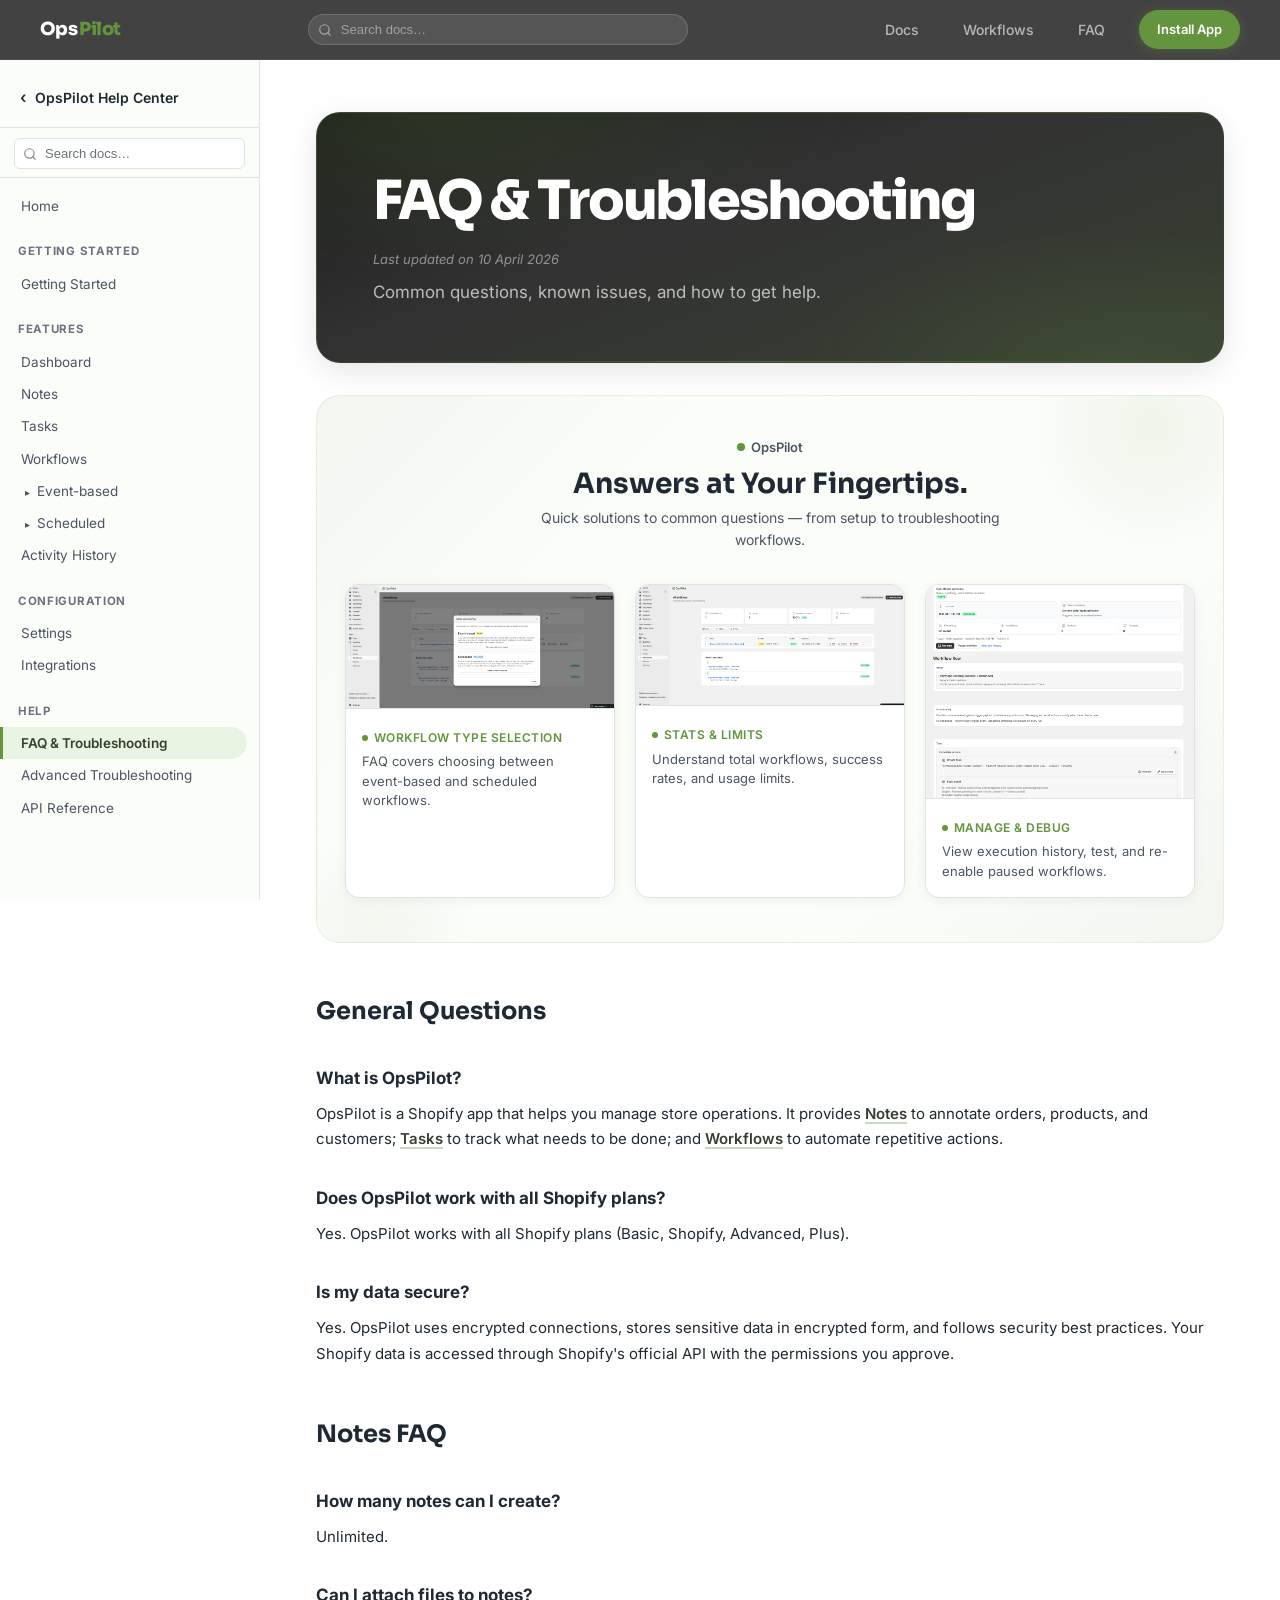
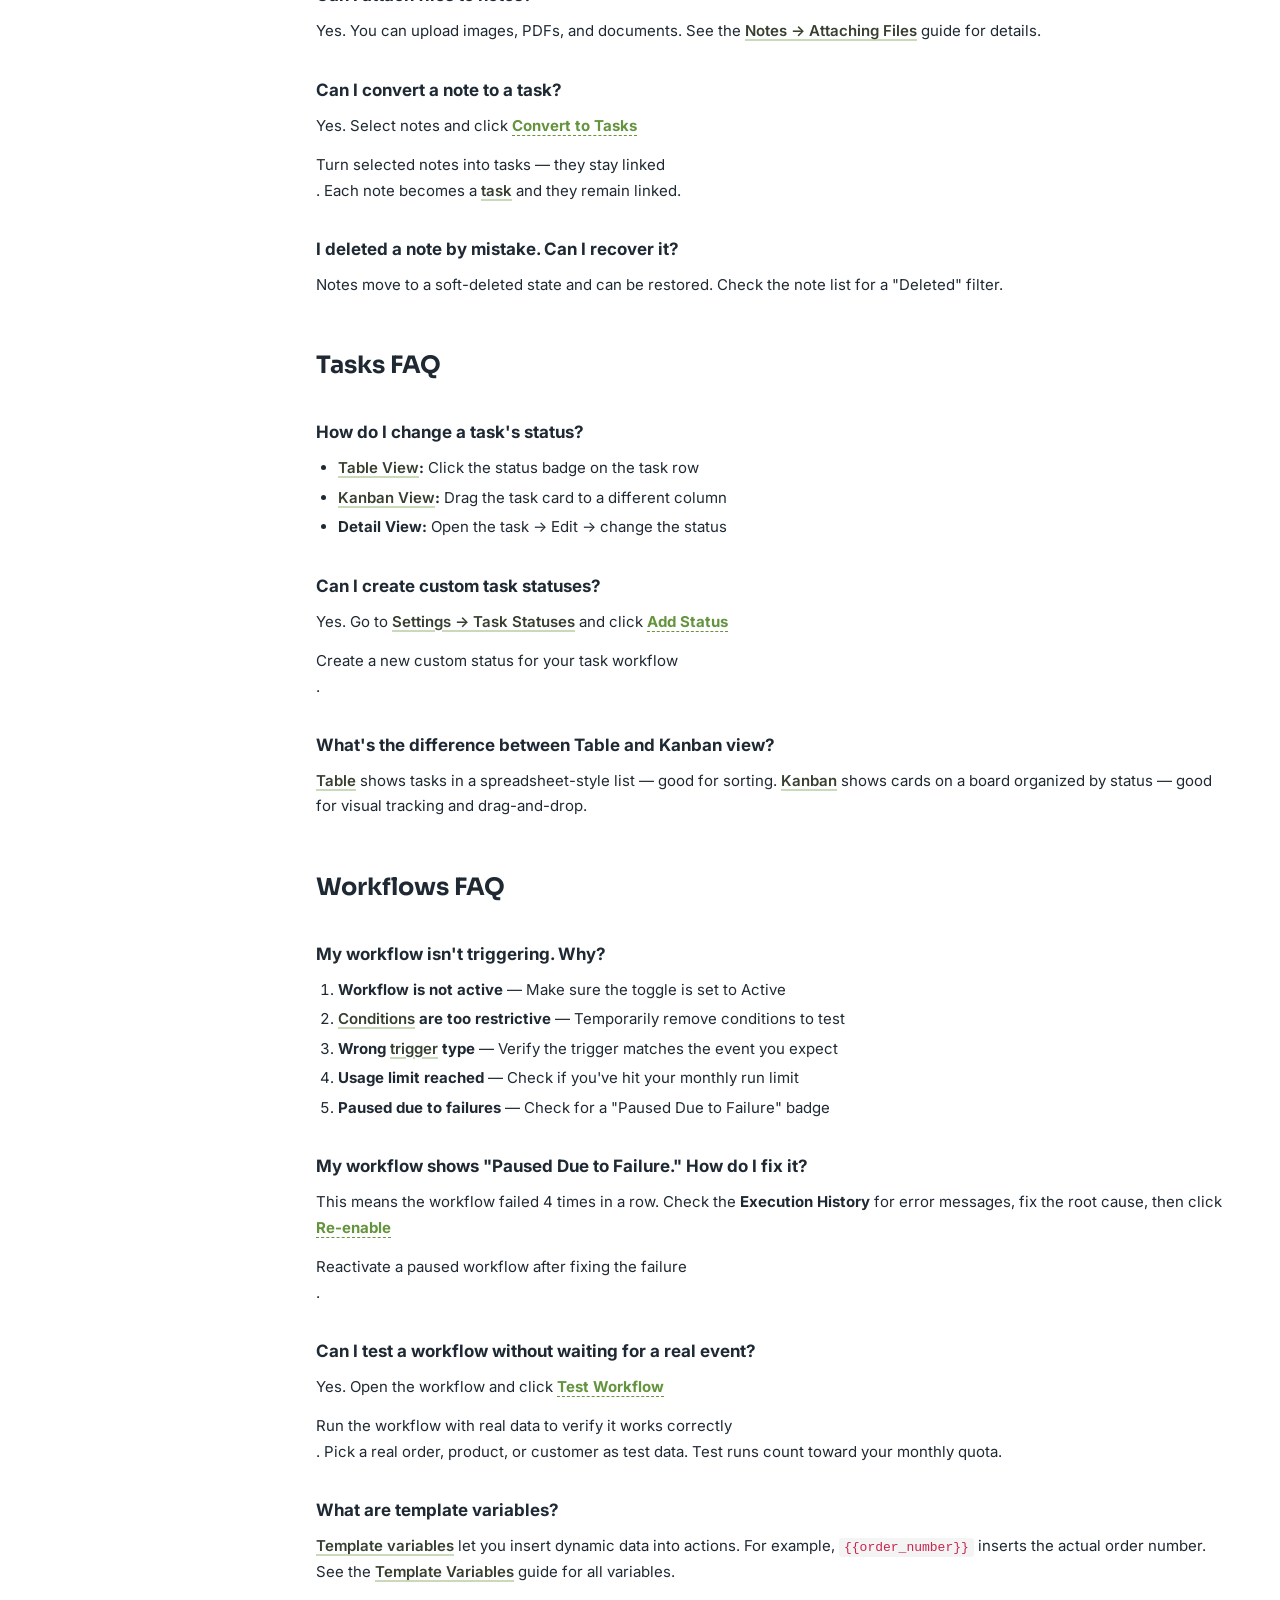
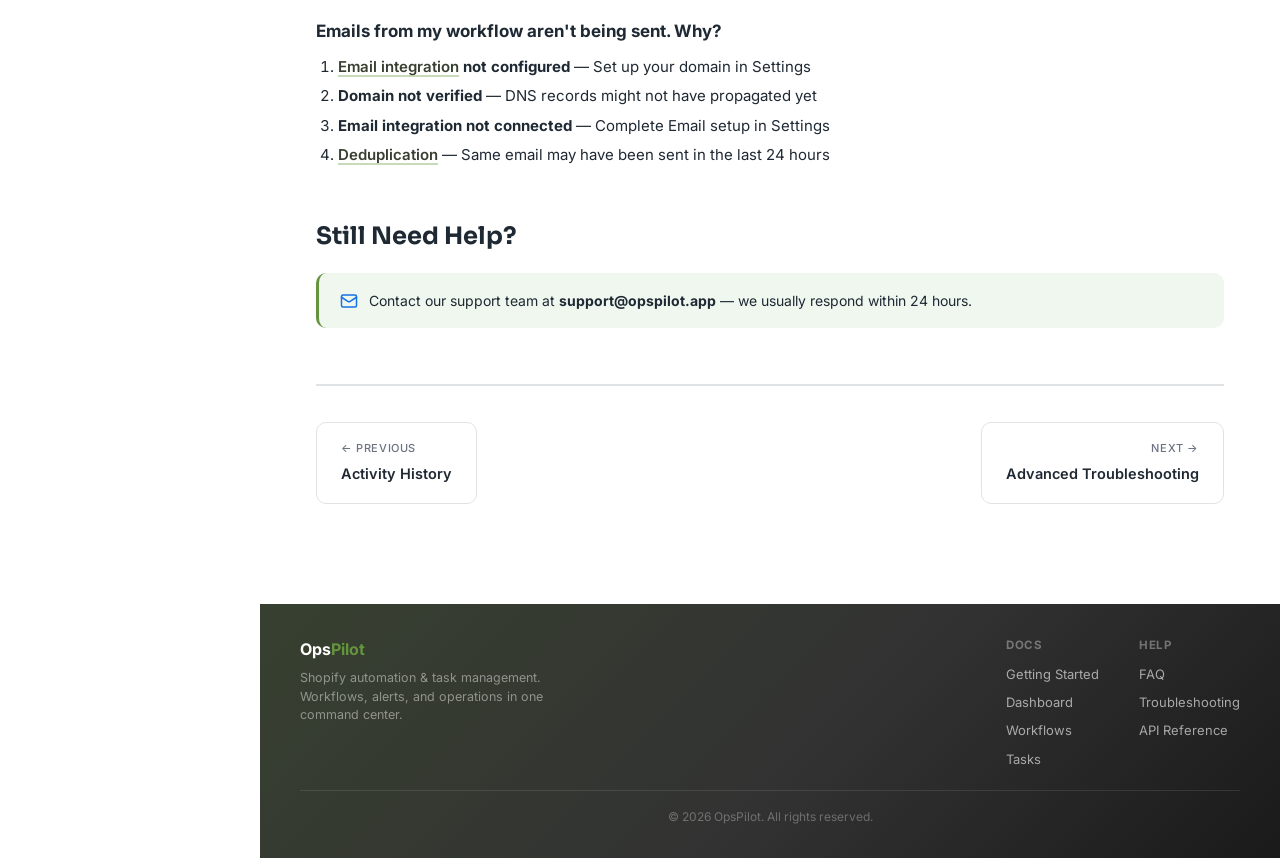
<file: faq.html>
<!DOCTYPE html>
<html lang="en">
<head>
  <meta charset="UTF-8" />
  <meta name="viewport" content="width=device-width, initial-scale=1.0" />
  <title>FAQ &amp; Troubleshooting | OpsPilot Docs</title>
  <link rel="stylesheet" href="styles.css" />
  <link rel="icon" type="image/svg+xml" href="favicon.svg?v=6" />
  <link rel="icon" href="favicon.ico?v=6" sizes="any" />
  <link rel="icon" type="image/png" href="favicon-32x32.png?v=6" sizes="32x32" />
  <link rel="apple-touch-icon" href="apple-touch-icon.png?v=6" />
  <link rel="manifest" href="site.webmanifest?v=6" />
  <meta name="theme-color" content="#323232" />
  <meta name="application-name" content="OpsPilot Docs" />
</head>
<body>

<header class="site-header">
  <a class="site-header-logo" href="index.html"><span class="logo-ops">Ops</span><span class="logo-pilot">Pilot</span></a>
  <div class="header-search">
    <input type="text" id="header-doc-search" placeholder="Search docs…" autocomplete="off" />
    <div id="header-search-results" class="header-search-results" style="display:none;"></div>
  </div>
  <nav class="site-header-nav">
    <a href="getting-started.html">Docs</a>
    <a href="workflows.html">Workflows</a>
    <a href="faq.html">FAQ</a>
    <a href="https://apps.shopify.com/" class="header-btn">Install App</a>
  </nav>
</header>

<div class="sidebar-overlay" id="overlay" onclick="toggleSidebar()"></div>

<aside class="sidebar" id="sidebar">
  <div class="sidebar-header">
    <a class="logo" href="index.html"><span class="back-arrow">&lsaquo;</span> OpsPilot Help Center</a>
  </div>
  <div class="sidebar-search">
    <input type="text" id="doc-search" placeholder="Search docs…" autocomplete="off" />
    <div id="search-results" class="search-results" style="display:none;"></div>
  </div>
  <nav>
    <a href="index.html">Home</a>
    <div class="section-label">Getting Started</div>
    <a href="getting-started.html">Getting Started</a>
    <div class="section-label">Features</div>
    <a href="dashboard.html">Dashboard</a>
    <a href="notes.html">Notes</a>
    <a href="tasks.html">Tasks</a>
    <div class="nav-tree">
      <a href="workflows.html">Workflows</a>
      <div class="tree-branch">
        <div class="tree-node">
          <a href="workflows.html#event-based-triggers" class="tree-toggle" onclick="toggleTree(this)">
            <span class="tree-arrow">&#9656;</span> Event-based
          </a>
          <div class="tree-children">
            <a href="workflows.html#event-based-triggers">Triggers</a>
            <a href="workflows.html#conditions">Conditions</a>
            <a href="workflows.html#actions">Actions</a>
            <a href="template-variables.html">Template Variables</a>
            <a href="workflows.html#delayed-actions">Delayed Actions</a>
            <a href="workflows.html#deduplication">Deduplication</a>
          </div>
        </div>
        <div class="tree-node">
          <a href="workflows.html#scheduled-workflows" class="tree-toggle" onclick="toggleTree(this)">
            <span class="tree-arrow">&#9656;</span> Scheduled
          </a>
          <div class="tree-children">
            <a href="workflows.html#scheduled-trigger">Scheduled Trigger</a>
            <a href="workflows.html#scheduled-workflows">Scheduled Workflows</a>
          </div>
        </div>
      </div>
    </div>
    <a href="activity.html">Activity History</a>
    <div class="section-label">Configuration</div>
    <a href="settings.html">Settings</a>
    <a href="integrations.html">Integrations</a>
    <div class="section-label">Help</div>
    <a href="faq.html" class="active">FAQ &amp; Troubleshooting</a>
    <a href="troubleshooting.html">Advanced Troubleshooting</a>
    <a href="api-reference.html">API Reference</a>
  </nav>
</aside>

<div class="main">
  <button class="hamburger" onclick="toggleSidebar()">&#9776;</button>
  <div class="content">

    <div class="section-hero">
      <h1>FAQ &amp; Troubleshooting</h1>
      <div class="last-updated">Last updated on 10 April 2026</div>
      <p>Common questions, known issues, and how to get help.</p>
    </div>

    <!-- Hero Showcase -->
    <div class="pro-showcase">
      <div class="pro-showcase-header">
        <div class="pro-showcase-logo">OpsPilot</div>
        <div class="pro-showcase-title">Answers at Your Fingertips.</div>
        <div class="pro-showcase-subtitle">Quick solutions to common questions — from setup to troubleshooting workflows.</div>
      </div>
      <div class="pro-showcase-grid cols-3">
        <div class="pro-card">
          <img class="pro-card-img" src="images/costmized_workflow_wizard_.png" alt="Create new workflow — Event-based or Scheduled" loading="lazy" />
          <div class="pro-card-body">
            <div class="pro-card-label">Workflow Type Selection</div>
            <p class="pro-card-desc">FAQ covers choosing between event-based and scheduled workflows.</p>
          </div>
        </div>
        <div class="pro-card">
          <img class="pro-card-img" src="images/workflows_list_.png" alt="Workflows page with stats and table" loading="lazy" />
          <div class="pro-card-body">
            <div class="pro-card-label">Stats &amp; Limits</div>
            <p class="pro-card-desc">Understand total workflows, success rates, and usage limits.</p>
          </div>
        </div>
        <div class="pro-card">
          <img class="pro-card-img" src="images/you_can_manage_your_woek_flow_hear_.png" alt="Workflow detail page with operational summary" loading="lazy" />
          <div class="pro-card-body">
            <div class="pro-card-label">Manage &amp; Debug</div>
            <p class="pro-card-desc">View execution history, test, and re-enable paused workflows.</p>
          </div>
        </div>
      </div>
    </div>

    <h2 id="general-questions">General Questions</h2>

    <h3 id="what-is-opspilot">What is OpsPilot?</h3>
    <p>OpsPilot is a Shopify app that helps you manage store operations. It provides <strong><a href="notes.html">Notes</a></strong> to annotate orders, products, and customers; <strong><a href="tasks.html">Tasks</a></strong> to track what needs to be done; and <strong><a href="workflows.html">Workflows</a></strong> to automate repetitive actions.</p>

    <h3 id="shopify-plans">Does OpsPilot work with all Shopify plans?</h3>
    <p>Yes. OpsPilot works with all Shopify plans (Basic, Shopify, Advanced, Plus).</p>

    <h3 id="data-secure">Is my data secure?</h3>
    <p>Yes. OpsPilot uses encrypted connections, stores sensitive data in encrypted form, and follows security best practices. Your Shopify data is accessed through Shopify's official API with the permissions you approve.</p>

    <h2 id="notes-faq">Notes FAQ</h2>

    <h3 id="notes-limit">How many notes can I create?</h3>
    <p>Unlimited.</p>

    <h3 id="attach-files">Can I attach files to notes?</h3>
    <p>Yes. You can upload images, PDFs, and documents. See the <a href="notes.html#attaching-files">Notes &rarr; Attaching Files</a> guide for details.</p>

    <h3 id="convert-note-to-task">Can I convert a note to a task?</h3>
    <p>Yes. Select notes and click <span class="hover-preview"><strong>Convert to Tasks</strong><span class="preview-popup"><img src="images/ation_informations.png" alt="Convert to Tasks" /><div class="popup-label">Turn selected notes into tasks — they stay linked</div></span></span>. Each note becomes a <a href="tasks.html">task</a> and they remain linked.</p>

    <h3 id="recover-deleted-note">I deleted a note by mistake. Can I recover it?</h3>
    <p>Notes move to a soft-deleted state and can be restored. Check the note list for a "Deleted" filter.</p>

    <h2 id="tasks-faq">Tasks FAQ</h2>

    <h3 id="change-task-status">How do I change a task's status?</h3>
    <ul>
      <li><strong><a href="tasks.html#table-view">Table View</a>:</strong> Click the status badge on the task row</li>
      <li><strong><a href="tasks.html#kanban-board-view">Kanban View</a>:</strong> Drag the task card to a different column</li>
      <li><strong>Detail View:</strong> Open the task &rarr; Edit &rarr; change the status</li>
    </ul>

    <h3 id="custom-statuses">Can I create custom task statuses?</h3>
    <p>Yes. Go to <strong><a href="settings.html#creating-custom-statuses">Settings &rarr; Task Statuses</a></strong> and click <span class="hover-preview"><strong>Add Status</strong><span class="preview-popup"><img src="images/settings/Screenshot%202026-04-08%20181909.png" alt="Task statuses configuration" /><div class="popup-label">Create a new custom status for your task workflow</div></span></span>.</p>

    <h3 id="table-vs-kanban">What's the difference between Table and Kanban view?</h3>
    <p><strong><a href="tasks.html#table-view">Table</a></strong> shows tasks in a spreadsheet-style list — good for sorting. <strong><a href="tasks.html#kanban-board-view">Kanban</a></strong> shows cards on a board organized by status — good for visual tracking and drag-and-drop.</p>

    <h2 id="workflows-faq">Workflows FAQ</h2>

    <h3 id="workflow-not-triggering">My workflow isn't triggering. Why?</h3>
    <ol>
      <li><strong>Workflow is not active</strong> — Make sure the toggle is set to Active</li>
      <li><strong><a href="workflows.html#conditions">Conditions</a> are too restrictive</strong> — Temporarily remove conditions to test</li>
      <li><strong>Wrong <a href="workflows.html#triggers">trigger</a> type</strong> — Verify the trigger matches the event you expect</li>
      <li><strong>Usage limit reached</strong> — Check if you've hit your monthly run limit</li>
      <li><strong>Paused due to failures</strong> — Check for a "Paused Due to Failure" badge</li>
    </ol>

    <h3 id="paused-due-to-failure">My workflow shows "Paused Due to Failure." How do I fix it?</h3>
    <p>This means the workflow failed 4 times in a row. Check the <strong>Execution History</strong> for error messages, fix the root cause, then click <span class="hover-preview"><strong>Re-enable</strong><span class="preview-popup"><img src="images/workflows_list_.png" alt="Re-enable" /><div class="popup-label">Reactivate a paused workflow after fixing the failure</div></span></span>.</p>

    <h3 id="test-workflow">Can I test a workflow without waiting for a real event?</h3>
    <p>Yes. Open the workflow and click <span class="hover-preview"><strong>Test Workflow</strong><span class="preview-popup"><img src="images/you_can_manage_your_woek_flow_hear_.png" alt="Test Workflow" /><div class="popup-label">Run the workflow with real data to verify it works correctly</div></span></span>. Pick a real order, product, or customer as test data. Test runs count toward your monthly quota.</p>

    <h3 id="what-are-template-variables">What are template variables?</h3>
    <p><a href="template-variables.html">Template variables</a> let you insert dynamic data into actions. For example, <code>{{order_number}}</code> inserts the actual order number. See the <a href="template-variables.html">Template Variables</a> guide for all variables.</p>

    <h3 id="emails-not-sent">Emails from my workflow aren't being sent. Why?</h3>
    <ol>
      <li><strong><a href="integrations.html#email-integration">Email integration</a> not configured</strong> — Set up your domain in Settings</li>
      <li><strong>Domain not verified</strong> — DNS records might not have propagated yet</li>
      <li><strong>Email integration not connected</strong> — Complete Email setup in Settings</li>
      <li><strong><a href="workflows.html#deduplication">Deduplication</a></strong> — Same email may have been sent in the last 24 hours</li>
    </ol>

    <h2 id="still-need-help">Still Need Help?</h2>
    <div class="callout callout-tip">
      <span class="callout-icon"><svg xmlns="http://www.w3.org/2000/svg" width="18" height="18" viewBox="0 0 24 24" fill="none" stroke="#1473e6" stroke-width="2" stroke-linecap="round" stroke-linejoin="round"><rect x="2" y="4" width="20" height="16" rx="2"/><path d="m22 7-8.97 5.7a1.94 1.94 0 0 1-2.06 0L2 7"/></svg></span>
      <div>Contact our support team at <strong>support@opspilot.app</strong> — we usually respond within 24 hours.</div>
    </div>

    <div class="page-nav">
      <a class="page-nav-btn page-nav-prev" href="activity.html"><span class="nav-label">&#8592; Previous</span>Activity History</a>
      <a class="page-nav-btn page-nav-next" href="troubleshooting.html"><span class="nav-label">Next &#8594;</span>Advanced Troubleshooting </a>
    </div>

  </div>
</div>

<footer class="site-footer">
  <div class="site-footer-inner">
    <div class="site-footer-brand">
      <a class="footer-logo" href="index.html"><span>Ops</span><span class="logo-pilot">Pilot</span></a>
      <p>Shopify automation &amp; task management. Workflows, alerts, and operations in one command center.</p>
    </div>
    <div class="site-footer-links">
      <div>
        <span class="footer-heading">Docs</span>
        <a href="getting-started.html">Getting Started</a>
        <a href="dashboard.html">Dashboard</a>
        <a href="workflows.html">Workflows</a>
        <a href="tasks.html">Tasks</a>
      </div>
      <div>
        <span class="footer-heading">Help</span>
        <a href="faq.html">FAQ</a>
        <a href="troubleshooting.html">Troubleshooting</a>
        <a href="api-reference.html">API Reference</a>
      </div>
    </div>
  </div>
  <div class="site-footer-bottom">&copy; 2026 OpsPilot. All rights reserved.</div>
</footer>

<script src="nav.js"></script>
<!-- Crisp Live Chat -->
<script type="text/javascript">
  window.$crisp=[];window.CRISP_WEBSITE_ID="6f9ec4d1-3401-45af-af1c-9f0f0315773c";
  (function(){var d=document;var s=d.createElement("script");s.src="https://client.crisp.chat/l.js";s.async=1;d.getElementsByTagName("head")[0].appendChild(s);})();
</script>
</body>
</html>
</file>
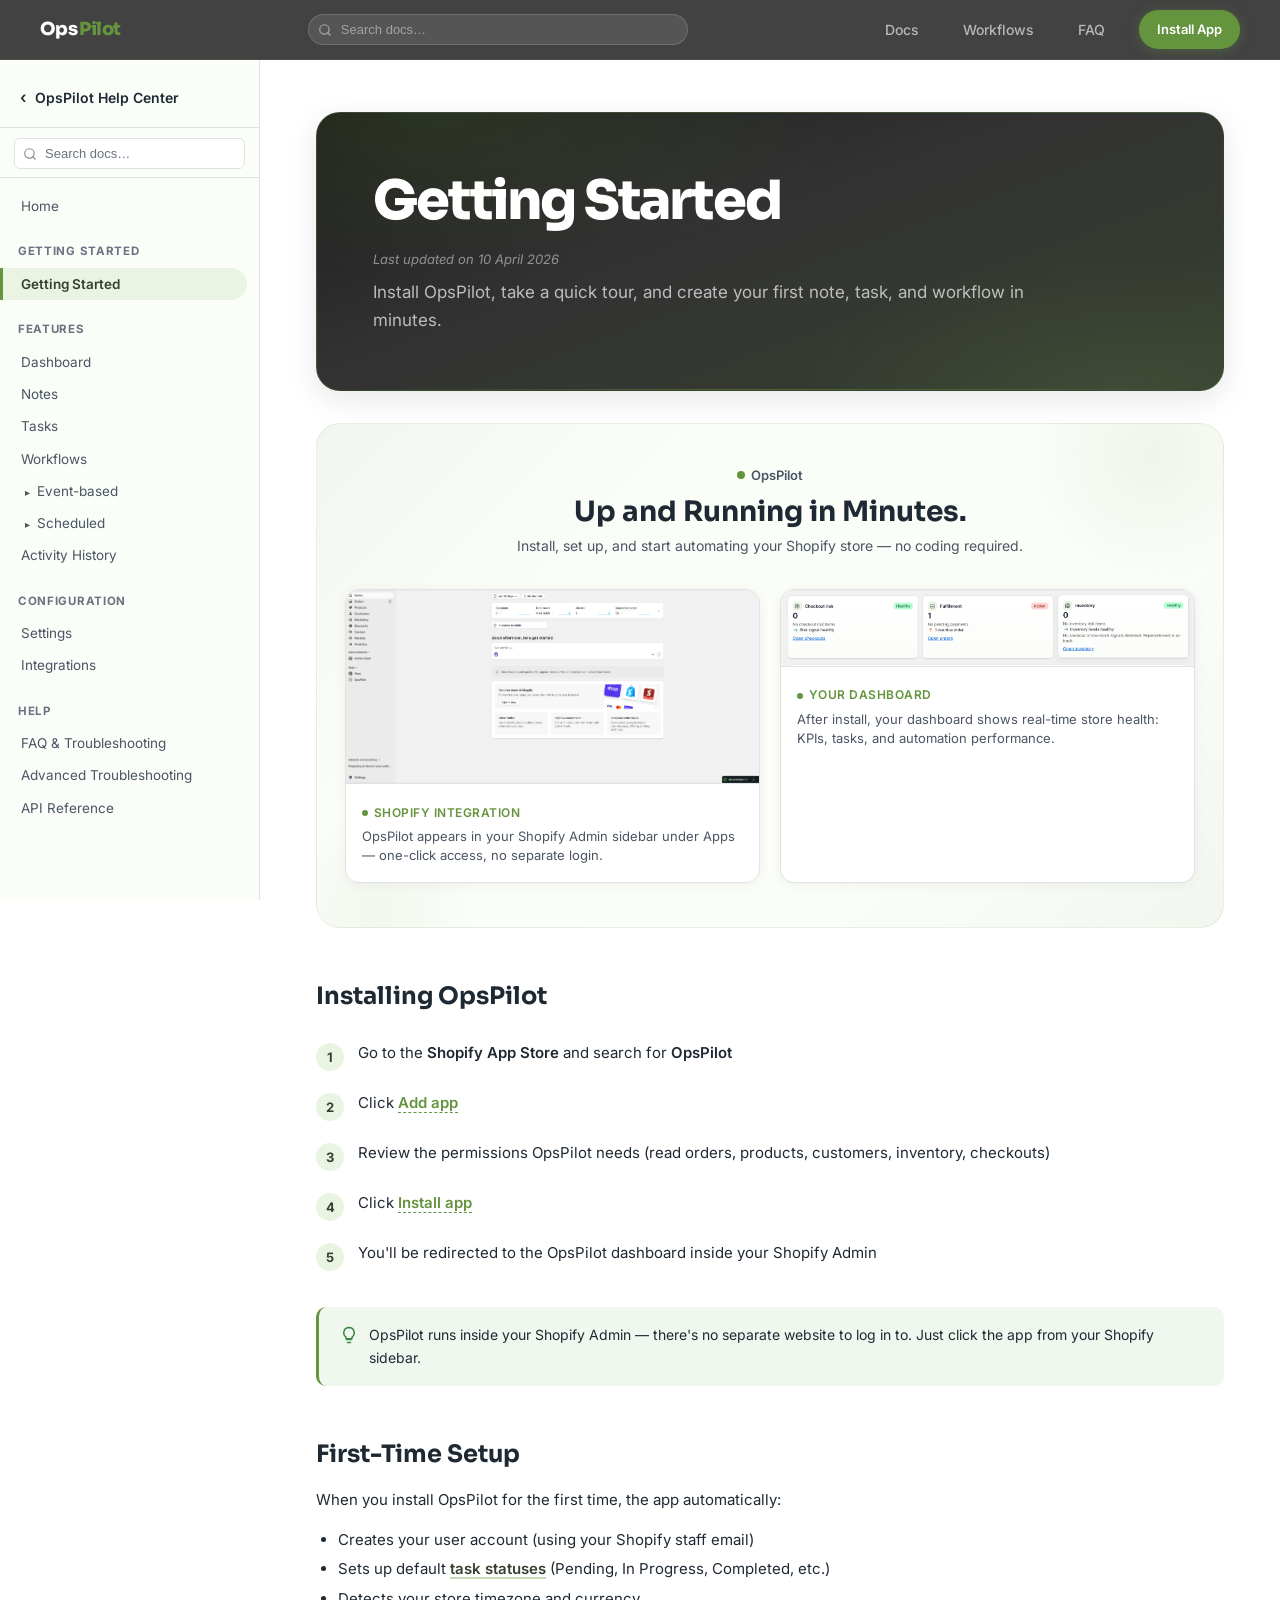
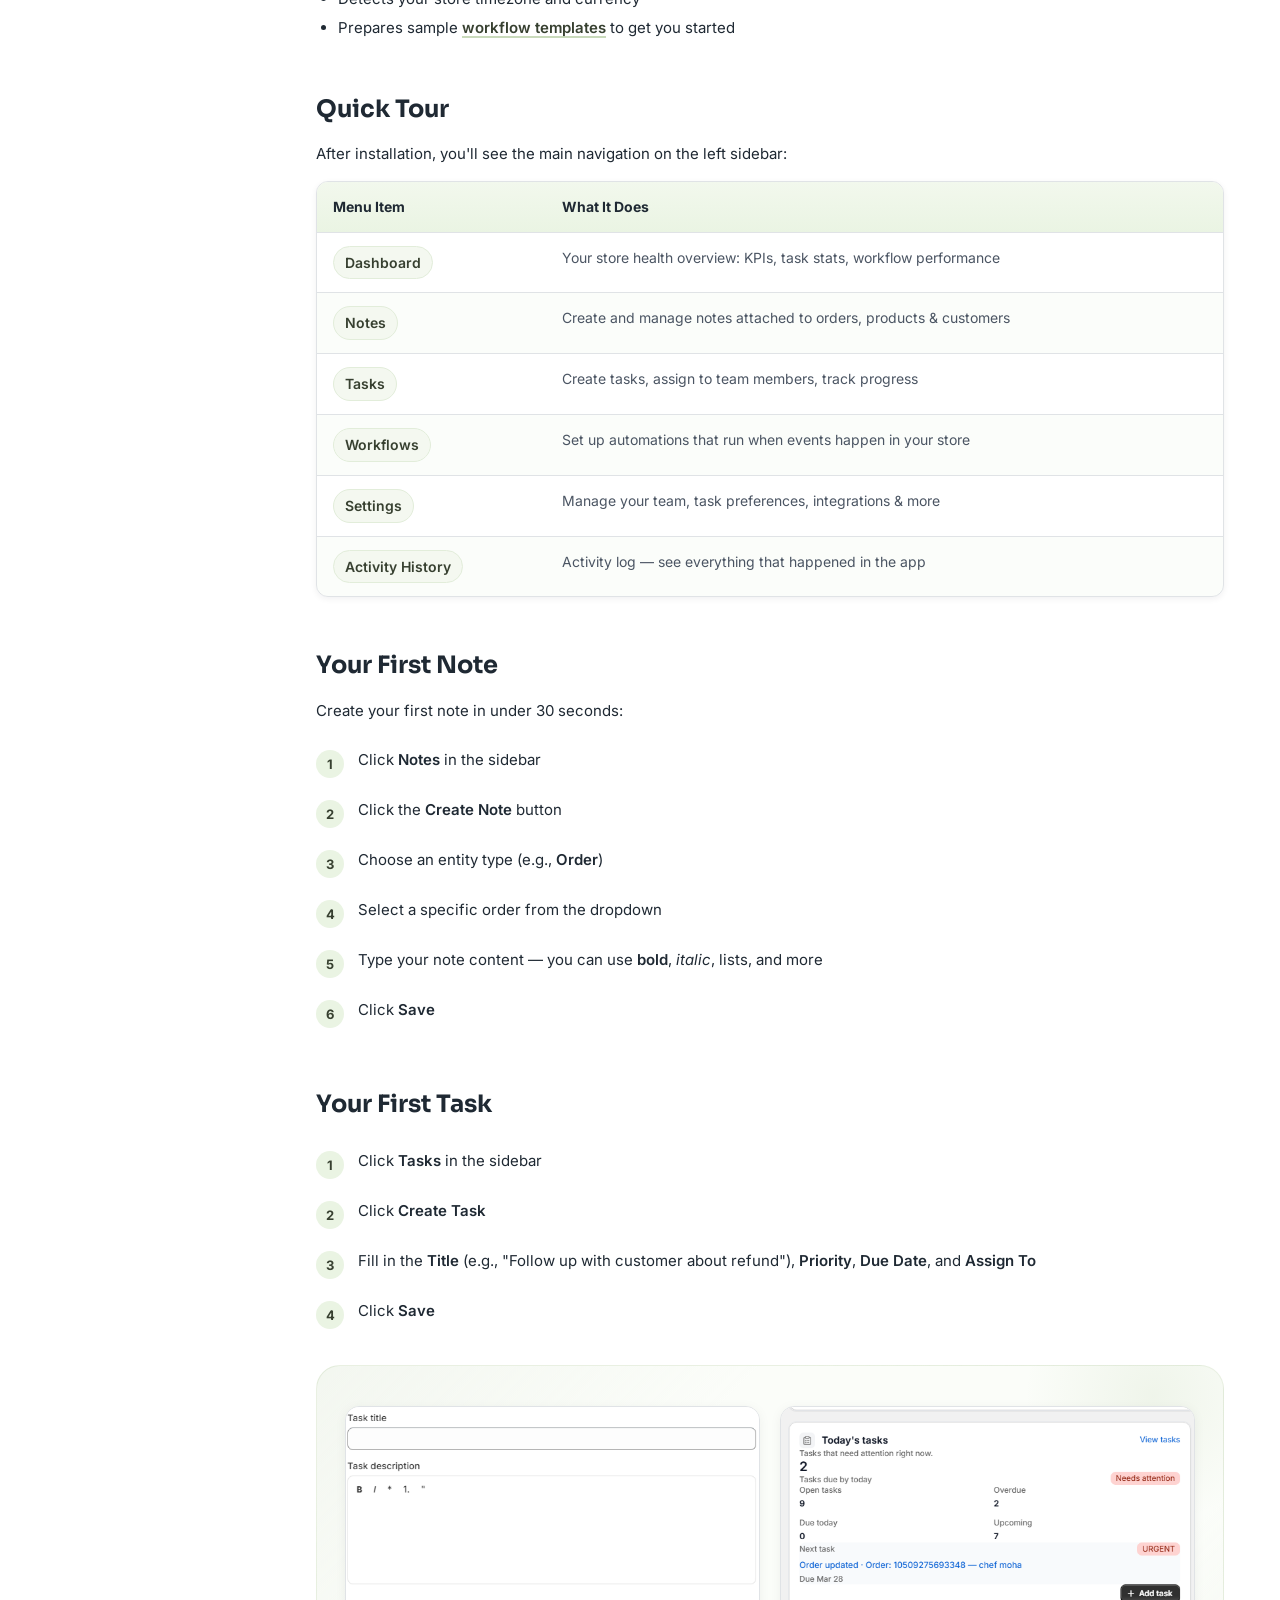
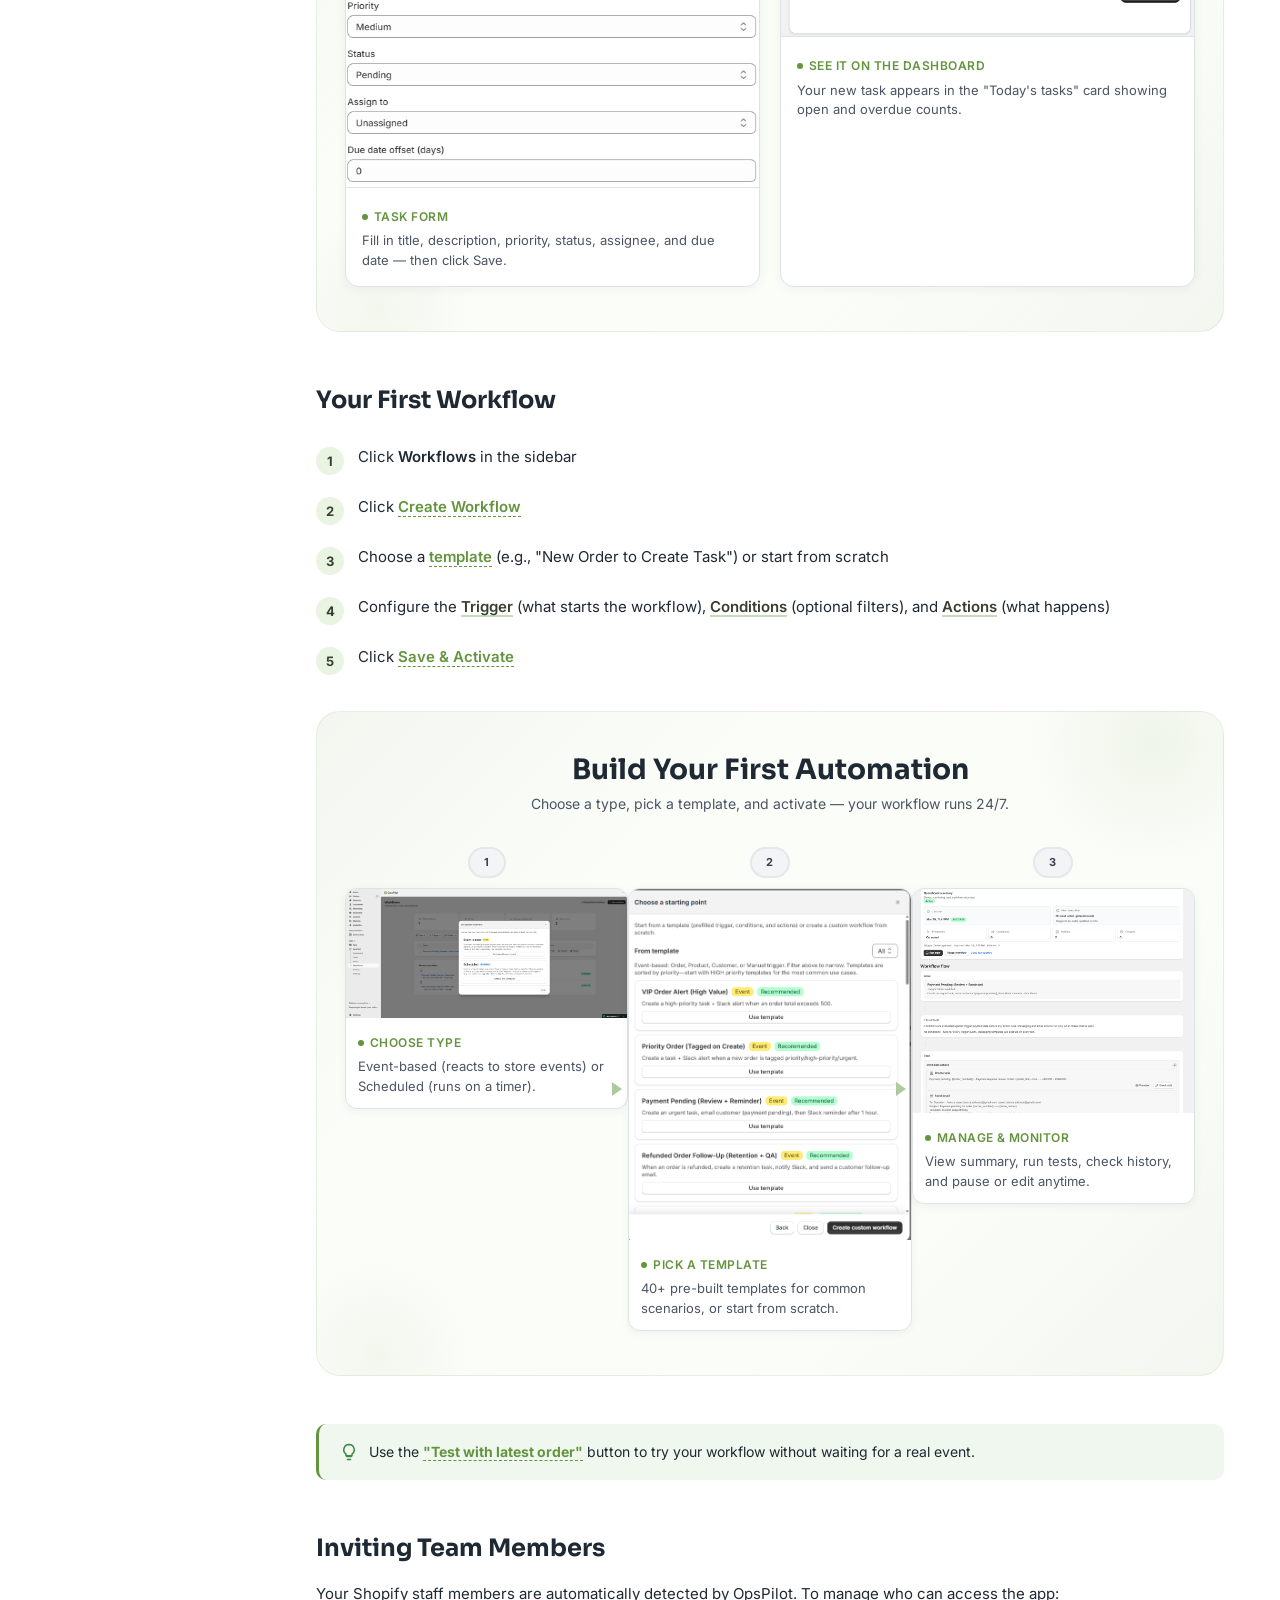
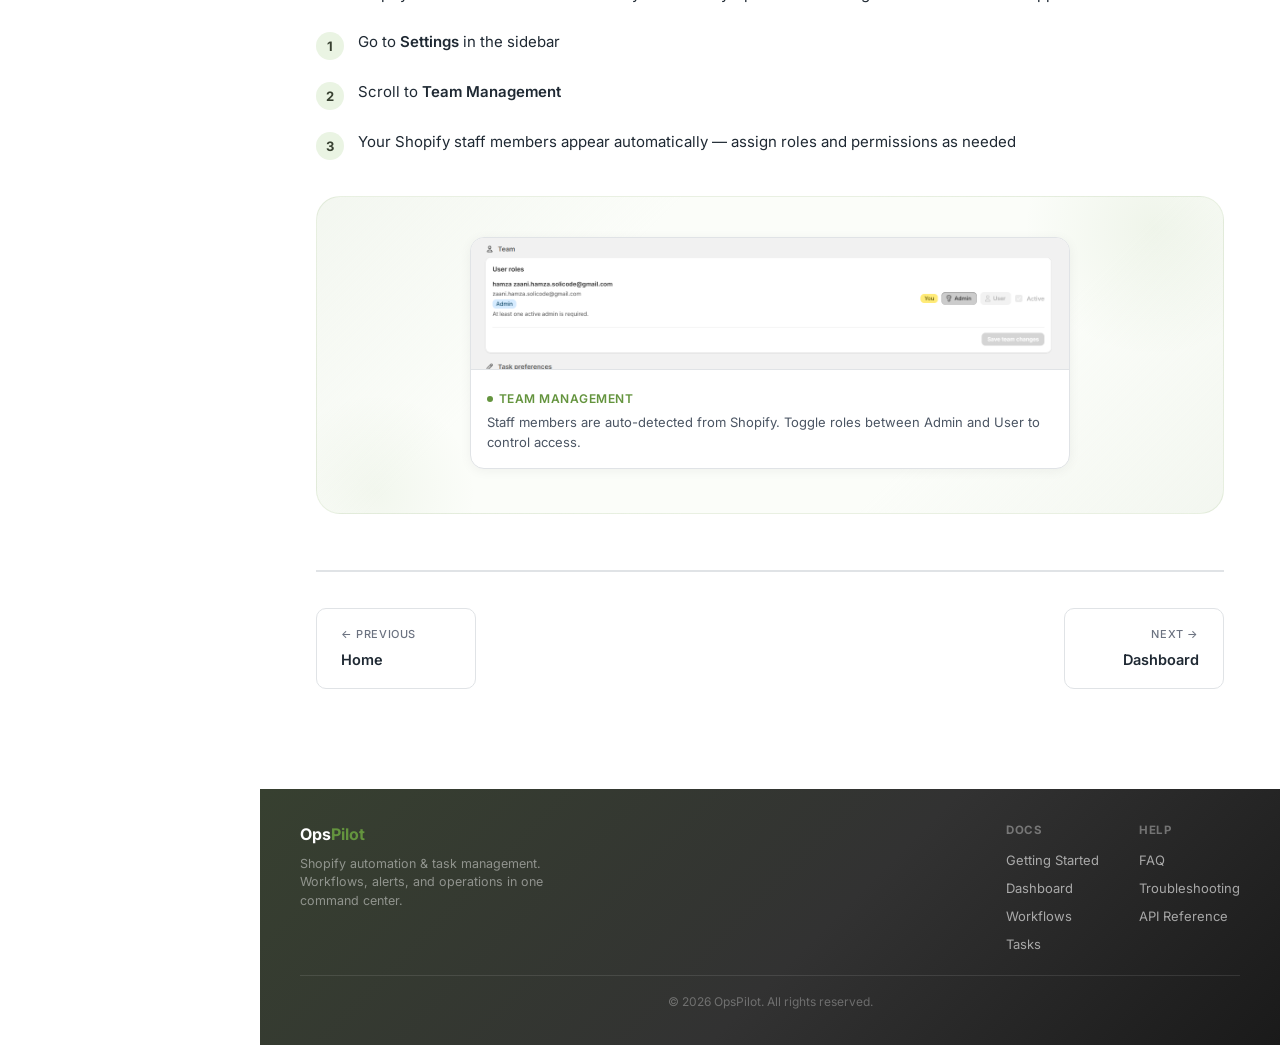
<file: getting-started.html>
<!DOCTYPE html>
<html lang="en">
<head>
  <meta charset="UTF-8" />
  <meta name="viewport" content="width=device-width, initial-scale=1.0" />
  <title>Getting Started | OpsPilot Docs</title>
  <link rel="stylesheet" href="styles.css" />
  <link rel="icon" type="image/svg+xml" href="favicon.svg?v=6" />
  <link rel="icon" href="favicon.ico?v=6" sizes="any" />
  <link rel="icon" type="image/png" href="favicon-32x32.png?v=6" sizes="32x32" />
  <link rel="apple-touch-icon" href="apple-touch-icon.png?v=6" />
  <link rel="manifest" href="site.webmanifest?v=6" />
  <meta name="theme-color" content="#323232" />
  <meta name="application-name" content="OpsPilot Docs" />
</head>
<body>

<header class="site-header">
  <a class="site-header-logo" href="index.html"><span class="logo-ops">Ops</span><span class="logo-pilot">Pilot</span></a>
  <div class="header-search">
    <input type="text" id="header-doc-search" placeholder="Search docs…" autocomplete="off" />
    <div id="header-search-results" class="header-search-results" style="display:none;"></div>
  </div>
  <nav class="site-header-nav">
    <a href="getting-started.html">Docs</a>
    <a href="workflows.html">Workflows</a>
    <a href="faq.html">FAQ</a>
    <a href="https://apps.shopify.com/" class="header-btn">Install App</a>
  </nav>
</header>

<div class="sidebar-overlay" id="overlay" onclick="toggleSidebar()"></div>

<aside class="sidebar" id="sidebar">
  <div class="sidebar-header">
    <a class="logo" href="index.html"><span class="back-arrow">&lsaquo;</span> OpsPilot Help Center</a>
  </div>
  <div class="sidebar-search">
    <input type="text" id="doc-search" placeholder="Search docs…" autocomplete="off" />
    <div id="search-results" class="search-results" style="display:none;"></div>
  </div>
  <nav>
    <a href="index.html">Home</a>
    <div class="section-label">Getting Started</div>
    <a href="getting-started.html" class="active">Getting Started</a>
    <div class="section-label">Features</div>
    <a href="dashboard.html">Dashboard</a>
    <a href="notes.html">Notes</a>
    <a href="tasks.html">Tasks</a>
    <div class="nav-tree">
      <a href="workflows.html">Workflows</a>
      <div class="tree-branch">
        <div class="tree-node">
          <a href="workflows.html#event-based-triggers" class="tree-toggle" onclick="toggleTree(this)">
            <span class="tree-arrow">&#9656;</span> Event-based
          </a>
          <div class="tree-children">
            <a href="workflows.html#event-based-triggers">Triggers</a>
            <a href="workflows.html#conditions">Conditions</a>
            <a href="workflows.html#actions">Actions</a>
            <a href="template-variables.html">Template Variables</a>
            <a href="workflows.html#delayed-actions">Delayed Actions</a>
            <a href="workflows.html#deduplication">Deduplication</a>
          </div>
        </div>
        <div class="tree-node">
          <a href="workflows.html#scheduled-workflows" class="tree-toggle" onclick="toggleTree(this)">
            <span class="tree-arrow">&#9656;</span> Scheduled
          </a>
          <div class="tree-children">
            <a href="workflows.html#scheduled-trigger">Scheduled Trigger</a>
            <a href="workflows.html#scheduled-workflows">Scheduled Workflows</a>
          </div>
        </div>
      </div>
    </div>
    <a href="activity.html">Activity History</a>
    <div class="section-label">Configuration</div>
    <a href="settings.html">Settings</a>
    <a href="integrations.html">Integrations</a>
    <div class="section-label">Help</div>
    <a href="faq.html">FAQ &amp; Troubleshooting</a>
    <a href="troubleshooting.html">Advanced Troubleshooting</a>
    <a href="api-reference.html">API Reference</a>
  </nav>
</aside>

<div class="main">
  <button class="hamburger" onclick="toggleSidebar()">&#9776;</button>
  <div class="content">

    <div class="section-hero">
      <h1>Getting Started</h1>
      <div class="last-updated">Last updated on 10 April 2026</div>
      <p>Install OpsPilot, take a quick tour, and create your first note, task, and workflow in minutes.</p>
    </div>

    <!-- Hero Showcase -->
    <div class="pro-showcase">
      <div class="pro-showcase-header">
        <div class="pro-showcase-logo">OpsPilot</div>
        <div class="pro-showcase-title">Up and Running in Minutes.</div>
        <div class="pro-showcase-subtitle">Install, set up, and start automating your Shopify store — no coding required.</div>
      </div>
      <div class="pro-showcase-grid cols-2">
        <div class="pro-card">
          <img class="pro-card-img" src="images/Screenshot_2026-04-01_162458.png" alt="Shopify admin with OpsPilot in the Apps sidebar" loading="lazy" />
          <div class="pro-card-body">
            <div class="pro-card-label">Shopify Integration</div>
            <p class="pro-card-desc">OpsPilot appears in your Shopify Admin sidebar under Apps — one-click access, no separate login.</p>
          </div>
        </div>
        <div class="pro-card">
          <img class="pro-card-img" src="images/dashboard/Screenshot%202026-04-08%20183754.png" alt="Dashboard KPI cards — Checkout risk, Fulfillment, Inventory" loading="lazy" />
          <div class="pro-card-body">
            <div class="pro-card-label">Your Dashboard</div>
            <p class="pro-card-desc">After install, your dashboard shows real-time store health: KPIs, tasks, and automation performance.</p>
          </div>
        </div>
      </div>
    </div>

    <h2 id="installing-opspilot">Installing OpsPilot</h2>
    <div class="steps">
      <div class="step"><div class="step-content">Go to the <strong>Shopify App Store</strong> and search for <strong>OpsPilot</strong></div></div>
      <div class="step"><div class="step-content">Click <span class="hover-preview popup-below"><strong>Add app</strong><span class="preview-popup"><img src="images/Screenshot_2026-04-01_162458.png" alt="Shopify Add app" /><div class="popup-label">Add OpsPilot to your Shopify store from the App Store</div></span></span></div></div>
      <div class="step"><div class="step-content">Review the permissions OpsPilot needs (read orders, products, customers, inventory, checkouts)</div></div>
      <div class="step"><div class="step-content">Click <span class="hover-preview popup-below"><strong>Install app</strong><span class="preview-popup"><img src="images/Screenshot_2026-04-01_162458.png" alt="Install app" /><div class="popup-label">Confirm permissions and install OpsPilot</div></span></span></div></div>
      <div class="step"><div class="step-content">You'll be redirected to the OpsPilot dashboard inside your Shopify Admin</div></div>
    </div>

    <div class="callout callout-tip">
      <span class="callout-icon"><svg xmlns="http://www.w3.org/2000/svg" width="18" height="18" viewBox="0 0 24 24" fill="none" stroke="#3b873e" stroke-width="2" stroke-linecap="round" stroke-linejoin="round"><path d="M9 18h6"/><path d="M10 22h4"/><path d="M12 2a7 7 0 0 0-4 12.7V17h8v-2.3A7 7 0 0 0 12 2z"/></svg></span>
      <div>OpsPilot runs inside your Shopify Admin — there's no separate website to log in to. Just click the app from your Shopify sidebar.</div>
    </div>

    <h2 id="first-time-setup">First-Time Setup</h2>
    <p>When you install OpsPilot for the first time, the app automatically:</p>
    <ul>
      <li>Creates your user account (using your Shopify staff email)</li>
      <li>Sets up default <a href="tasks.html#task-statuses">task statuses</a> (Pending, In Progress, Completed, etc.)</li>
      <li>Detects your store timezone and currency</li>
      <li>Prepares sample <a href="workflows.html#workflow-templates">workflow templates</a> to get you started</li>
    </ul>

    <h2 id="quick-tour">Quick Tour</h2>
    <p>After installation, you'll see the main navigation on the left sidebar:</p>

    <table>
      <thead><tr><th>Menu Item</th><th>What It Does</th></tr></thead>
      <tbody>
        <tr><td><a class="doc-pill" href="dashboard.html">Dashboard</a></td><td>Your store health overview: KPIs, task stats, workflow performance</td></tr>
        <tr><td><a class="doc-pill" href="notes.html">Notes</a></td><td>Create and manage notes attached to orders, products &amp; customers</td></tr>
        <tr><td><a class="doc-pill" href="tasks.html">Tasks</a></td><td>Create tasks, assign to team members, track progress</td></tr>
        <tr><td><a class="doc-pill" href="workflows.html">Workflows</a></td><td>Set up automations that run when events happen in your store</td></tr>
        <tr><td><a class="doc-pill" href="settings.html">Settings</a></td><td>Manage your team, task preferences, integrations &amp; more</td></tr>
        <tr><td><a class="doc-pill" href="activity.html">Activity History</a></td><td>Activity log — see everything that happened in the app</td></tr>
      </tbody>
    </table>

    <h2 id="your-first-note">Your First Note</h2>
    <p>Create your first note in under 30 seconds:</p>
    <div class="steps">
      <div class="step"><div class="step-content">Click <strong>Notes</strong> in the sidebar</div></div>
      <div class="step"><div class="step-content">Click the <strong>Create Note</strong> button</div></div>
      <div class="step"><div class="step-content">Choose an entity type (e.g., <strong>Order</strong>)</div></div>
      <div class="step"><div class="step-content">Select a specific order from the dropdown</div></div>
      <div class="step"><div class="step-content">Type your note content — you can use <strong>bold</strong>, <em>italic</em>, lists, and more</div></div>
      <div class="step"><div class="step-content">Click <strong>Save</strong></div></div>
    </div>

    <h2 id="your-first-task">Your First Task</h2>
    <div class="steps">
      <div class="step"><div class="step-content">Click <strong>Tasks</strong> in the sidebar</div></div>
      <div class="step"><div class="step-content">Click <strong>Create Task</strong></div></div>
      <div class="step"><div class="step-content">Fill in the <strong>Title</strong> (e.g., "Follow up with customer about refund"), <strong>Priority</strong>, <strong>Due Date</strong>, and <strong>Assign To</strong></div></div>
      <div class="step"><div class="step-content">Click <strong>Save</strong></div></div>
    </div>

    <!-- First Task Showcase — using real task form -->
    <div class="pro-showcase">
      <div class="pro-showcase-grid cols-2">
        <div class="pro-card">
          <img class="pro-card-img" src="images/ation_informations.png" alt="Task form — title, description, priority, status, assignee, due date" loading="lazy" />
          <div class="pro-card-body">
            <div class="pro-card-label">Task Form</div>
            <p class="pro-card-desc">Fill in title, description, priority, status, assignee, and due date — then click Save.</p>
          </div>
        </div>
        <div class="pro-card">
          <img class="pro-card-img" src="images/dashboard/Screenshot%202026-04-08%20183912.png" alt="Today's tasks card on dashboard" loading="lazy" />
          <div class="pro-card-body">
            <div class="pro-card-label">See It on the Dashboard</div>
            <p class="pro-card-desc">Your new task appears in the "Today's tasks" card showing open and overdue counts.</p>
          </div>
        </div>
      </div>
    </div>

    <h2 id="your-first-workflow">Your First Workflow</h2>
    <div class="steps">
      <div class="step"><div class="step-content">Click <strong>Workflows</strong> in the sidebar</div></div>
      <div class="step"><div class="step-content">Click <span class="hover-preview popup-below"><strong>Create Workflow</strong><span class="preview-popup"><img src="images/costmized_workflow_wizard_.png" alt="Create Workflow" /><div class="popup-label">Opens the workflow wizard — choose Event-based or Scheduled</div></span></span></div></div>
      <div class="step"><div class="step-content">Choose a <span class="hover-preview popup-below"><strong>template</strong><span class="preview-popup"><img src="images/use_a_tamplate_.png" alt="Workflow templates" /><div class="popup-label">Pick from 40+ pre-built workflow templates</div></span></span> (e.g., "New Order to Create Task") or start from scratch</div></div>
      <div class="step"><div class="step-content">Configure the <strong><a href="workflows.html#triggers">Trigger</a></strong> (what starts the workflow), <strong><a href="workflows.html#conditions">Conditions</a></strong> (optional filters), and <strong><a href="workflows.html#actions">Actions</a></strong> (what happens)</div></div>
      <div class="step"><div class="step-content">Click <span class="hover-preview popup-below"><strong>Save &amp; Activate</strong><span class="preview-popup"><img src="images/workflows_list_.png" alt="Save &amp; Activate" /><div class="popup-label">Save your workflow and set it to active immediately</div></span></span></div></div>
    </div>

    <!-- First Workflow Showcase -->
    <div class="pro-showcase">
      <div class="pro-showcase-header">
        <div class="pro-showcase-title">Build Your First Automation</div>
        <div class="pro-showcase-subtitle">Choose a type, pick a template, and activate — your workflow runs 24/7.</div>
      </div>
      <div class="pro-flow">
        <div class="pro-flow-step">
          <div class="pro-flow-badge step-num">1</div>
          <div class="pro-flow-card">
            <img src="images/costmized_workflow_wizard_.png" alt="Create new workflow — Event-based or Scheduled" loading="lazy" />
            <div class="pro-card-body">
              <div class="pro-card-label">Choose Type</div>
              <p class="pro-card-desc">Event-based (reacts to store events) or Scheduled (runs on a timer).</p>
            </div>
          </div>
        </div>
        <div class="pro-flow-step">
          <div class="pro-flow-badge step-num">2</div>
          <div class="pro-flow-card">
            <img src="images/use_a_tamplate_.png" alt="Choose a starting point — template list" loading="lazy" />
            <div class="pro-card-body">
              <div class="pro-card-label">Pick a Template</div>
              <p class="pro-card-desc">40+ pre-built templates for common scenarios, or start from scratch.</p>
            </div>
          </div>
        </div>
        <div class="pro-flow-step">
          <div class="pro-flow-badge step-num">3</div>
          <div class="pro-flow-card">
            <img src="images/you_can_manage_your_woek_flow_hear_.png" alt="Workflow detail page with operational summary and flow" loading="lazy" />
            <div class="pro-card-body">
              <div class="pro-card-label">Manage &amp; Monitor</div>
              <p class="pro-card-desc">View summary, run tests, check history, and pause or edit anytime.</p>
            </div>
          </div>
        </div>
      </div>
    </div>

    <div class="callout callout-tip">
      <span class="callout-icon"><svg xmlns="http://www.w3.org/2000/svg" width="18" height="18" viewBox="0 0 24 24" fill="none" stroke="#3b873e" stroke-width="2" stroke-linecap="round" stroke-linejoin="round"><path d="M9 18h6"/><path d="M10 22h4"/><path d="M12 2a7 7 0 0 0-4 12.7V17h8v-2.3A7 7 0 0 0 12 2z"/></svg></span>
      <div>Use the <span class="hover-preview"><strong>"Test with latest order"</strong><span class="preview-popup"><img src="images/you_can_manage_your_woek_flow_hear_.png" alt="Test workflow" /><div class="popup-label">Run a test using real store data without waiting for an event</div></span></span> button to try your workflow without waiting for a real event.</div>
    </div>

    <h2 id="inviting-team-members">Inviting Team Members</h2>
    <p>Your Shopify staff members are automatically detected by OpsPilot. To manage who can access the app:</p>
    <div class="steps">
      <div class="step"><div class="step-content">Go to <strong>Settings</strong> in the sidebar</div></div>
      <div class="step"><div class="step-content">Scroll to <strong>Team Management</strong></div></div>
      <div class="step"><div class="step-content">Your Shopify staff members appear automatically — assign roles and permissions as needed</div></div>
    </div>

    <!-- Team Showcase -->
    <div class="pro-showcase">
      <div class="pro-showcase-grid cols-1">
        <div class="pro-card">
          <img class="pro-card-img" src="images/settings/Screenshot%202026-04-08%20181715.png" alt="Team management — user roles with Admin/User toggles" loading="lazy" />
          <div class="pro-card-body">
            <div class="pro-card-label">Team Management</div>
            <p class="pro-card-desc">Staff members are auto-detected from Shopify. Toggle roles between Admin and User to control access.</p>
          </div>
        </div>
      </div>
    </div>

    <div class="page-nav">
      <a class="page-nav-btn page-nav-prev" href="index.html"><span class="nav-label">&#8592; Previous</span>Home</a>
      <a class="page-nav-btn page-nav-next" href="dashboard.html"><span class="nav-label">Next &#8594;</span>Dashboard </a>
    </div>

  </div>
</div>

<footer class="site-footer">
  <div class="site-footer-inner">
    <div class="site-footer-brand">
      <a class="footer-logo" href="index.html"><span>Ops</span><span class="logo-pilot">Pilot</span></a>
      <p>Shopify automation &amp; task management. Workflows, alerts, and operations in one command center.</p>
    </div>
    <div class="site-footer-links">
      <div>
        <span class="footer-heading">Docs</span>
        <a href="getting-started.html">Getting Started</a>
        <a href="dashboard.html">Dashboard</a>
        <a href="workflows.html">Workflows</a>
        <a href="tasks.html">Tasks</a>
      </div>
      <div>
        <span class="footer-heading">Help</span>
        <a href="faq.html">FAQ</a>
        <a href="troubleshooting.html">Troubleshooting</a>
        <a href="api-reference.html">API Reference</a>
      </div>
    </div>
  </div>
  <div class="site-footer-bottom">&copy; 2026 OpsPilot. All rights reserved.</div>
</footer>

<script src="nav.js"></script>
<!-- Crisp Live Chat -->
<script type="text/javascript">
  window.$crisp=[];window.CRISP_WEBSITE_ID="6f9ec4d1-3401-45af-af1c-9f0f0315773c";
  (function(){var d=document;var s=d.createElement("script");s.src="https://client.crisp.chat/l.js";s.async=1;d.getElementsByTagName("head")[0].appendChild(s);})();
</script>
</body>
</html>
</file>
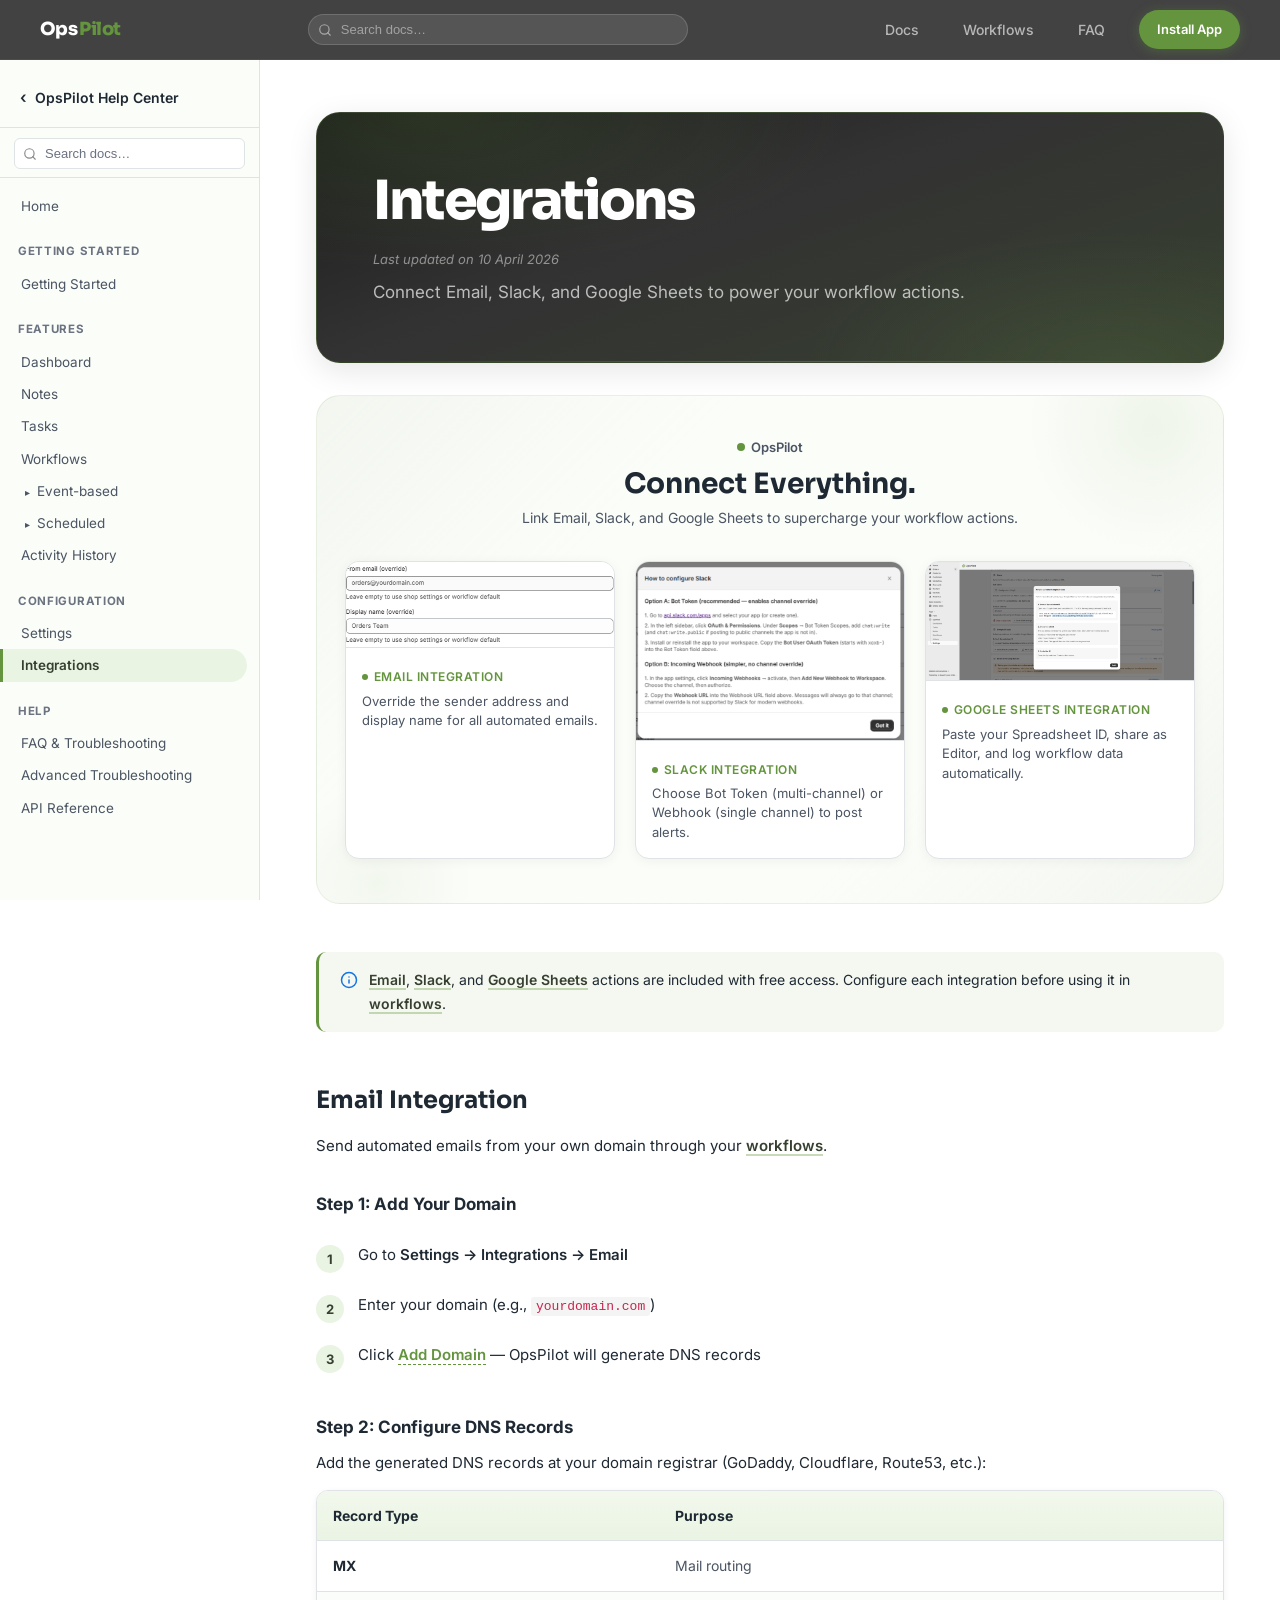
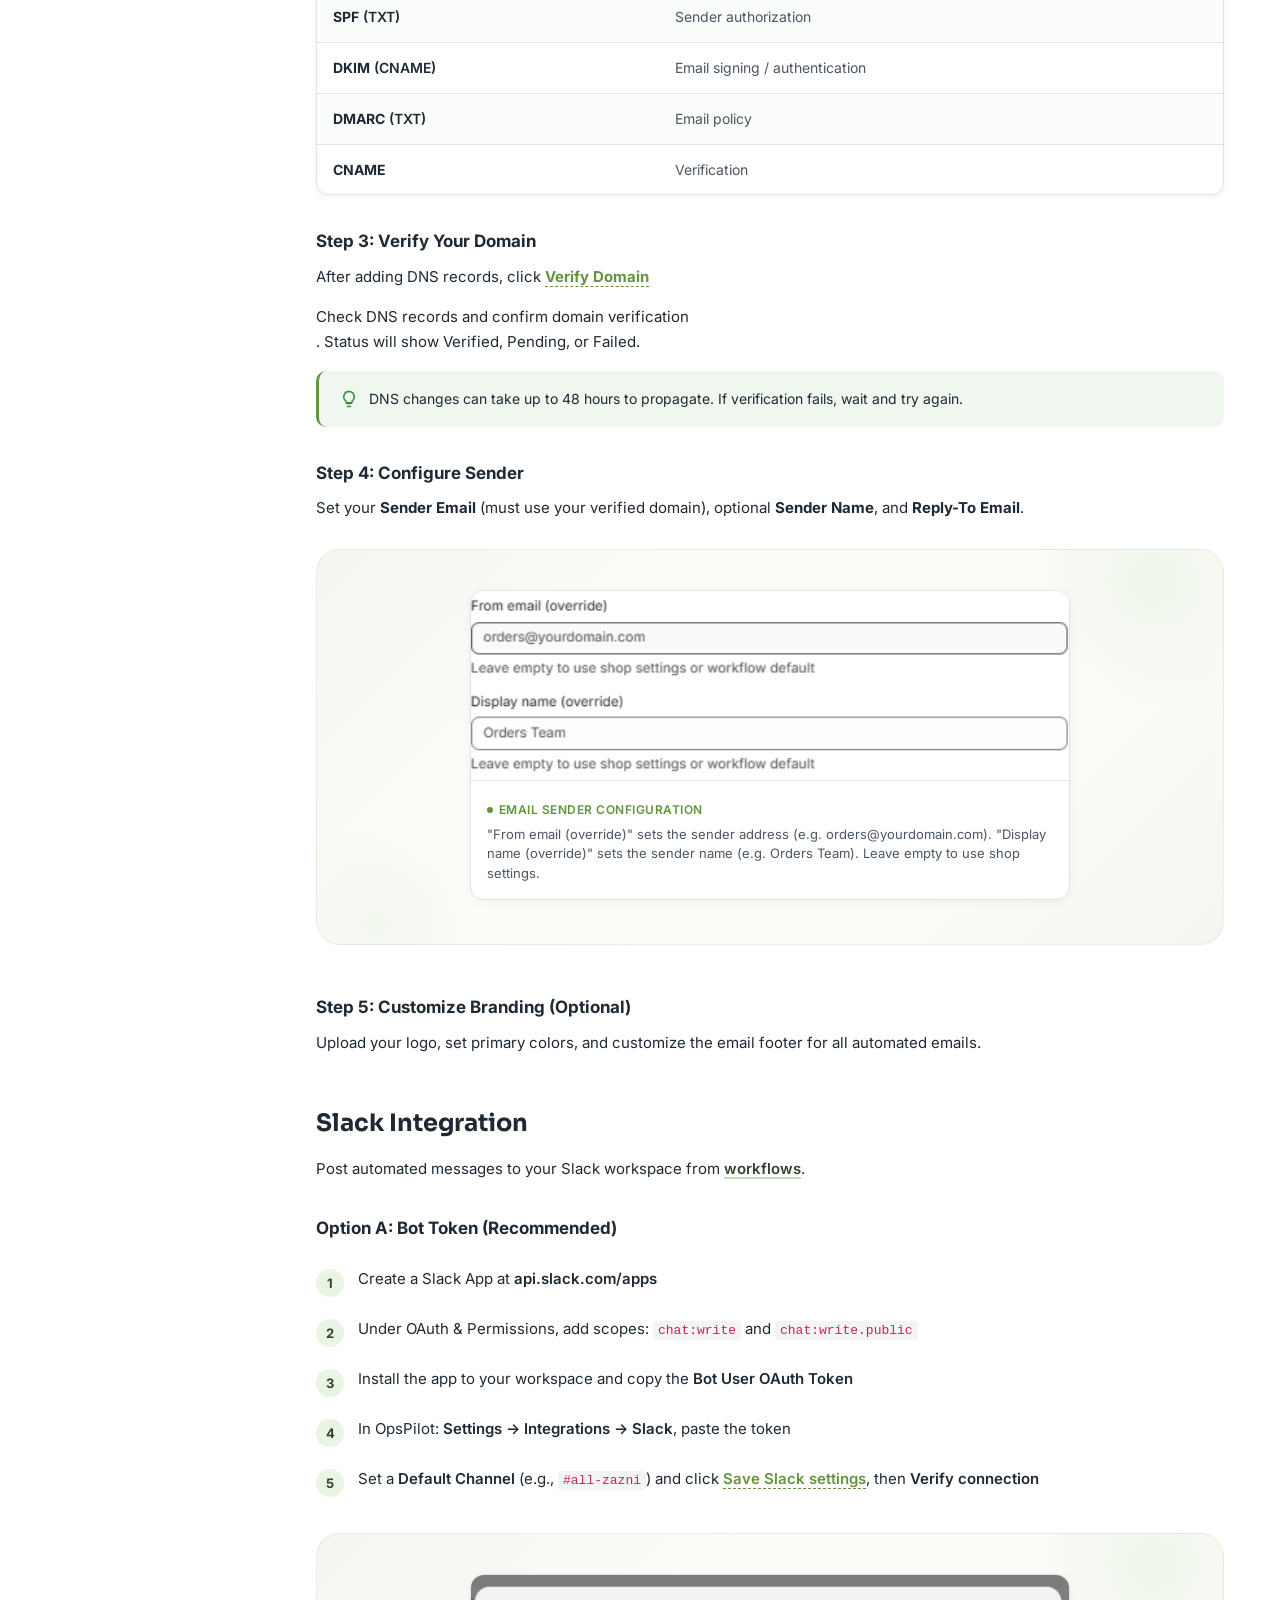
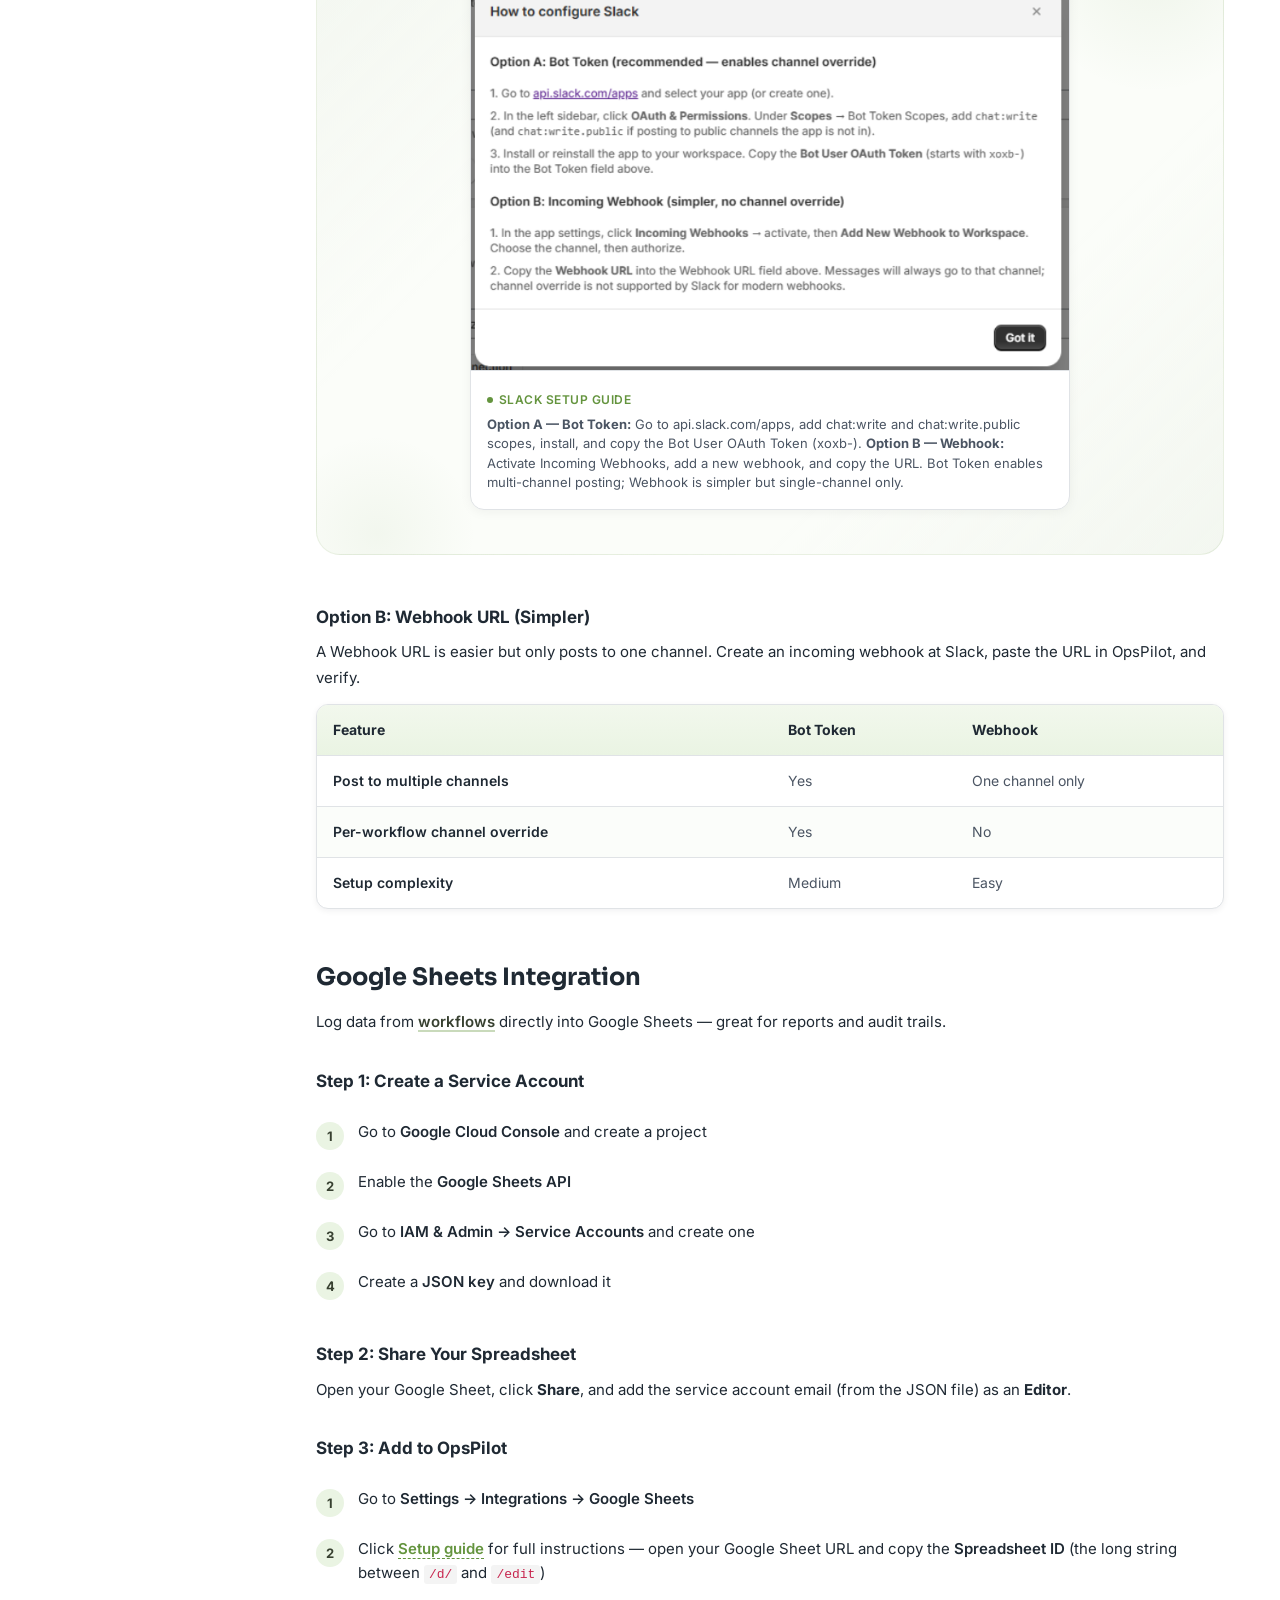
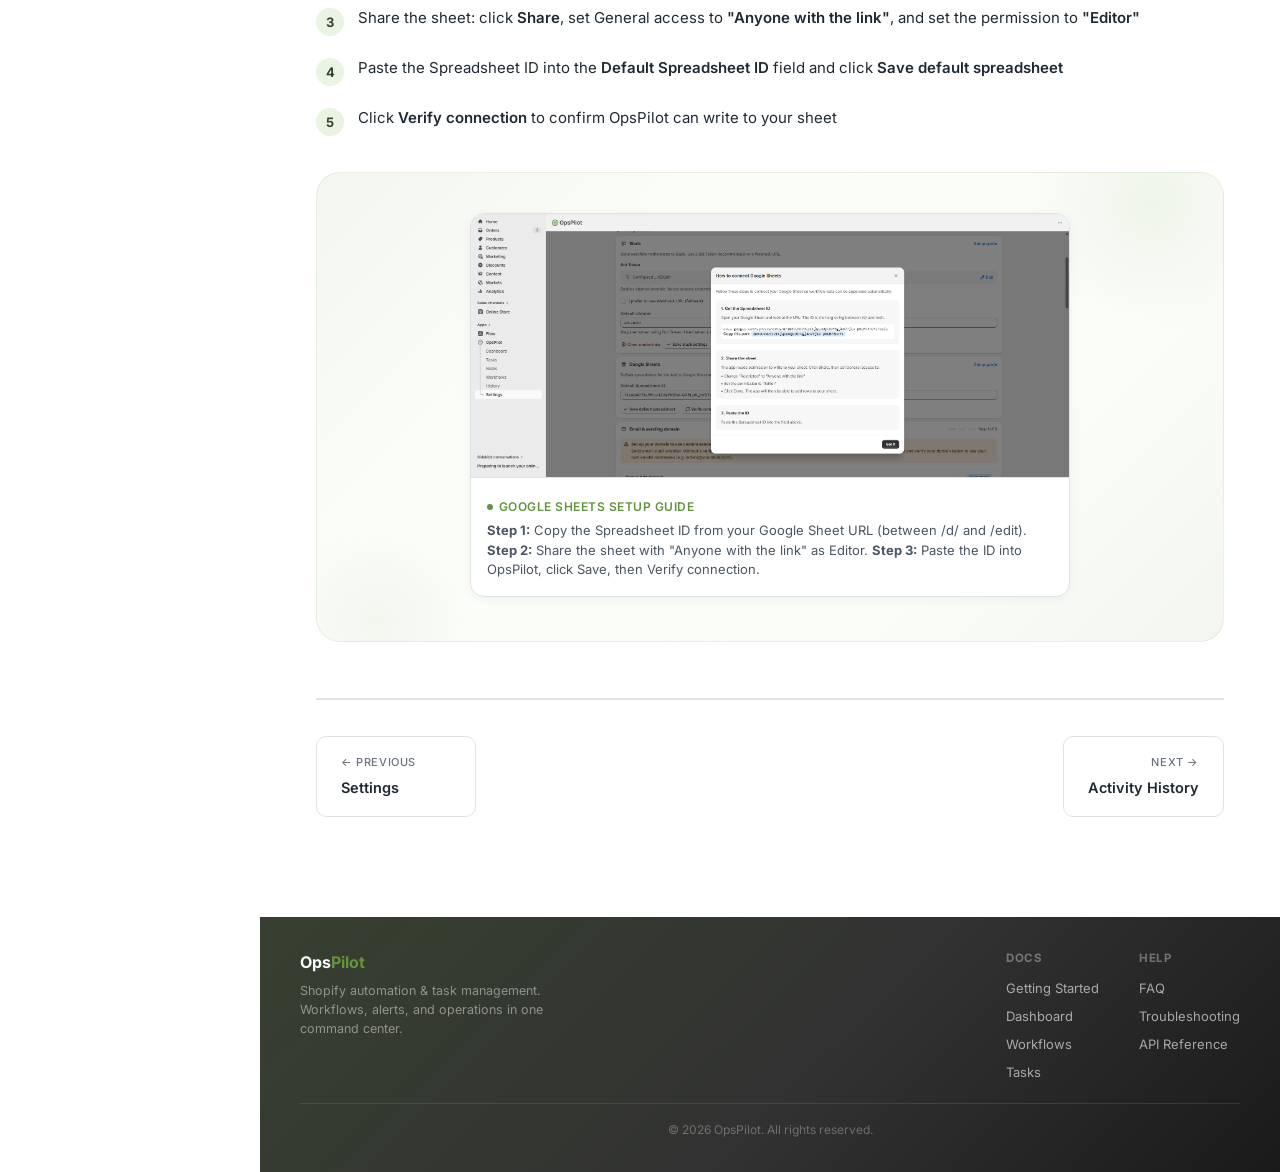
<file: integrations.html>
<!DOCTYPE html>
<html lang="en">
<head>
  <meta charset="UTF-8" />
  <meta name="viewport" content="width=device-width, initial-scale=1.0" />
  <title>Integrations | OpsPilot Docs</title>
  <link rel="stylesheet" href="styles.css" />
  <link rel="icon" type="image/svg+xml" href="favicon.svg?v=6" />
  <link rel="icon" href="favicon.ico?v=6" sizes="any" />
  <link rel="icon" type="image/png" href="favicon-32x32.png?v=6" sizes="32x32" />
  <link rel="apple-touch-icon" href="apple-touch-icon.png?v=6" />
  <link rel="manifest" href="site.webmanifest?v=6" />
  <meta name="theme-color" content="#323232" />
  <meta name="application-name" content="OpsPilot Docs" />
</head>
<body>

<header class="site-header">
  <a class="site-header-logo" href="index.html"><span class="logo-ops">Ops</span><span class="logo-pilot">Pilot</span></a>
  <div class="header-search">
    <input type="text" id="header-doc-search" placeholder="Search docs…" autocomplete="off" />
    <div id="header-search-results" class="header-search-results" style="display:none;"></div>
  </div>
  <nav class="site-header-nav">
    <a href="getting-started.html">Docs</a>
    <a href="workflows.html">Workflows</a>
    <a href="faq.html">FAQ</a>
    <a href="https://apps.shopify.com/" class="header-btn">Install App</a>
  </nav>
</header>

<div class="sidebar-overlay" id="overlay" onclick="toggleSidebar()"></div>

<aside class="sidebar" id="sidebar">
  <div class="sidebar-header">
    <a class="logo" href="index.html"><span class="back-arrow">&lsaquo;</span> OpsPilot Help Center</a>
  </div>
  <div class="sidebar-search">
    <input type="text" id="doc-search" placeholder="Search docs…" autocomplete="off" />
    <div id="search-results" class="search-results" style="display:none;"></div>
  </div>
  <nav>
    <a href="index.html">Home</a>
    <div class="section-label">Getting Started</div>
    <a href="getting-started.html">Getting Started</a>
    <div class="section-label">Features</div>
    <a href="dashboard.html">Dashboard</a>
    <a href="notes.html">Notes</a>
    <a href="tasks.html">Tasks</a>
    <div class="nav-tree">
      <a href="workflows.html">Workflows</a>
      <div class="tree-branch">
        <div class="tree-node">
          <a href="workflows.html#event-based-triggers" class="tree-toggle" onclick="toggleTree(this)">
            <span class="tree-arrow">&#9656;</span> Event-based
          </a>
          <div class="tree-children">
            <a href="workflows.html#event-based-triggers">Triggers</a>
            <a href="workflows.html#conditions">Conditions</a>
            <a href="workflows.html#actions">Actions</a>
            <a href="template-variables.html">Template Variables</a>
            <a href="workflows.html#delayed-actions">Delayed Actions</a>
            <a href="workflows.html#deduplication">Deduplication</a>
          </div>
        </div>
        <div class="tree-node">
          <a href="workflows.html#scheduled-workflows" class="tree-toggle" onclick="toggleTree(this)">
            <span class="tree-arrow">&#9656;</span> Scheduled
          </a>
          <div class="tree-children">
            <a href="workflows.html#scheduled-trigger">Scheduled Trigger</a>
            <a href="workflows.html#scheduled-workflows">Scheduled Workflows</a>
          </div>
        </div>
      </div>
    </div>
    <a href="activity.html">Activity History</a>
    <div class="section-label">Configuration</div>
    <a href="settings.html">Settings</a>
    <a href="integrations.html" class="active">Integrations</a>
    <div class="section-label">Help</div>
    <a href="faq.html">FAQ &amp; Troubleshooting</a>
    <a href="troubleshooting.html">Advanced Troubleshooting</a>
    <a href="api-reference.html">API Reference</a>
  </nav>
</aside>

<div class="main">
  <button class="hamburger" onclick="toggleSidebar()">&#9776;</button>
  <div class="content">

    <div class="section-hero">
      <h1>Integrations</h1>
      <div class="last-updated">Last updated on 10 April 2026</div>
      <p>Connect Email, Slack, and Google Sheets to power your workflow actions.</p>
    </div>

    <!-- Hero Showcase -->
    <div class="pro-showcase">
      <div class="pro-showcase-header">
        <div class="pro-showcase-logo">OpsPilot</div>
        <div class="pro-showcase-title">Connect Everything.</div>
        <div class="pro-showcase-subtitle">Link Email, Slack, and Google Sheets to supercharge your workflow actions.</div>
      </div>
      <div class="pro-showcase-grid cols-3">
        <div class="pro-card">
          <img class="pro-card-img" src="images/if_uou_link_your_email_you_you_wll_not_see_this__else_add_email_to_nsad_from.png" alt="Email sender override — From email and Display name fields" loading="lazy" />
          <div class="pro-card-body">
            <div class="pro-card-label">Email Integration</div>
            <p class="pro-card-desc">Override the sender address and display name for all automated emails.</p>
          </div>
        </div>
        <div class="pro-card">
          <img class="pro-card-img" src="images/settings/Screenshot%202026-04-08%20184825.png" alt="Slack setup guide — Bot Token vs Webhook" loading="lazy" />
          <div class="pro-card-body">
            <div class="pro-card-label">Slack Integration</div>
            <p class="pro-card-desc">Choose Bot Token (multi-channel) or Webhook (single channel) to post alerts.</p>
          </div>
        </div>
        <div class="pro-card">
          <img class="pro-card-img" src="images/settings/Screenshot%202026-04-08%20181328.png" alt="Google Sheets setup guide — Spreadsheet ID and sharing" loading="lazy" />
          <div class="pro-card-body">
            <div class="pro-card-label">Google Sheets Integration</div>
            <p class="pro-card-desc">Paste your Spreadsheet ID, share as Editor, and log workflow data automatically.</p>
          </div>
        </div>
      </div>
    </div>

    <div class="callout callout-note">
      <span class="callout-icon"><svg xmlns="http://www.w3.org/2000/svg" width="18" height="18" viewBox="0 0 24 24" fill="none" stroke="#1473e6" stroke-width="2" stroke-linecap="round" stroke-linejoin="round"><circle cx="12" cy="12" r="10"/><path d="M12 16v-4"/><path d="M12 8h.01"/></svg></span>
      <div><a href="workflows.html#send-email">Email</a>, <a href="workflows.html#send-slack-message">Slack</a>, and <a href="workflows.html#add-to-google-sheet">Google Sheets</a> actions are included with free access. Configure each integration before using it in <a href="workflows.html">workflows</a>.</div>
    </div>

    <h2 id="email-integration">Email Integration</h2>
    <p>Send automated emails from your own domain through your <a href="workflows.html">workflows</a>.</p>

    <h3 id="email-step-1">Step 1: Add Your Domain</h3>
    <div class="steps">
      <div class="step"><div class="step-content">Go to <strong>Settings &rarr; Integrations &rarr; Email</strong></div></div>
      <div class="step"><div class="step-content">Enter your domain (e.g., <code>yourdomain.com</code>)</div></div>
      <div class="step"><div class="step-content">Click <span class="hover-preview popup-below"><strong>Add Domain</strong><span class="preview-popup"><img src="images/if_uou_link_your_email_you_you_wll_not_see_this__else_add_email_to_nsad_from.png" alt="Add Domain" /><div class="popup-label">Register your email domain for sending workflow emails</div></span></span> &mdash; OpsPilot will generate DNS records</div></div>
    </div>

    <h3 id="email-step-2">Step 2: Configure DNS Records</h3>
    <p>Add the generated DNS records at your domain registrar (GoDaddy, Cloudflare, Route53, etc.):</p>
    <table>
      <thead><tr><th>Record Type</th><th>Purpose</th></tr></thead>
      <tbody>
        <tr><td><strong>MX</strong></td><td>Mail routing</td></tr>
        <tr><td><strong>SPF</strong> (TXT)</td><td>Sender authorization</td></tr>
        <tr><td><strong>DKIM</strong> (CNAME)</td><td>Email signing / authentication</td></tr>
        <tr><td><strong>DMARC</strong> (TXT)</td><td>Email policy</td></tr>
        <tr><td><strong>CNAME</strong></td><td>Verification</td></tr>
      </tbody>
    </table>

    <h3 id="email-step-3">Step 3: Verify Your Domain</h3>
    <p>After adding DNS records, click <span class="hover-preview"><strong>Verify Domain</strong><span class="preview-popup"><img src="images/if_uou_link_your_email_you_you_wll_not_see_this__else_add_email_to_nsad_from.png" alt="Verify Domain" /><div class="popup-label">Check DNS records and confirm domain verification</div></span></span>. Status will show Verified, Pending, or Failed.</p>

    <div class="callout callout-tip">
      <span class="callout-icon"><svg xmlns="http://www.w3.org/2000/svg" width="18" height="18" viewBox="0 0 24 24" fill="none" stroke="#3b873e" stroke-width="2" stroke-linecap="round" stroke-linejoin="round"><path d="M9 18h6"/><path d="M10 22h4"/><path d="M12 2a7 7 0 0 0-4 12.7V17h8v-2.3A7 7 0 0 0 12 2z"/></svg></span>
      <div>DNS changes can take up to 48 hours to propagate. If verification fails, wait and try again.</div>
    </div>

    <h3 id="email-step-4">Step 4: Configure Sender</h3>
    <p>Set your <strong>Sender Email</strong> (must use your verified domain), optional <strong>Sender Name</strong>, and <strong>Reply-To Email</strong>.</p>

    <!-- Email Sender Showcase -->
    <div class="pro-showcase">
      <div class="pro-showcase-grid cols-1">
        <div class="pro-card">
          <img class="pro-card-img" src="images/if_uou_link_your_email_you_you_wll_not_see_this__else_add_email_to_nsad_from.png" alt="Email sender override — From email, Display name, and fallback helper text" loading="lazy" />
          <div class="pro-card-body">
            <div class="pro-card-label">Email Sender Configuration</div>
            <p class="pro-card-desc">"From email (override)" sets the sender address (e.g. orders@yourdomain.com). "Display name (override)" sets the sender name (e.g. Orders Team). Leave empty to use shop settings.</p>
          </div>
        </div>
      </div>
    </div>

    <h3 id="email-step-5">Step 5: Customize Branding (Optional)</h3>
    <p>Upload your logo, set primary colors, and customize the email footer for all automated emails.</p>

    <h2 id="slack-integration">Slack Integration</h2>
    <p>Post automated messages to your Slack workspace from <a href="workflows.html">workflows</a>.</p>

    <h3 id="slack-bot-token">Option A: Bot Token (Recommended)</h3>
    <div class="steps">
      <div class="step"><div class="step-content">Create a Slack App at <strong>api.slack.com/apps</strong></div></div>
      <div class="step"><div class="step-content">Under OAuth &amp; Permissions, add scopes: <code>chat:write</code> and <code>chat:write.public</code></div></div>
      <div class="step"><div class="step-content">Install the app to your workspace and copy the <strong>Bot User OAuth Token</strong></div></div>
      <div class="step"><div class="step-content">In OpsPilot: <strong>Settings &rarr; Integrations &rarr; Slack</strong>, paste the token</div></div>
      <div class="step"><div class="step-content">Set a <strong>Default Channel</strong> (e.g., <code>#all-zazni</code>) and click <span class="hover-preview popup-below"><strong>Save Slack settings</strong><span class="preview-popup"><img src="images/settings/Screenshot%202026-04-08%20184825.png" alt="Slack setup guide" /><div class="popup-label">Click 'Setup guide' next to Slack to see step-by-step instructions</div></span></span>, then <strong>Verify connection</strong></div></div>
    </div>

    <!-- Slack Showcase -->
    <div class="pro-showcase">
      <div class="pro-showcase-grid cols-1">
        <div class="pro-card">
          <img class="pro-card-img" src="images/settings/Screenshot%202026-04-08%20184825.png" alt="How to configure Slack — Option A: Bot Token (recommended) with chat:write scopes, Option B: Incoming Webhook" loading="lazy" />
          <div class="pro-card-body">
            <div class="pro-card-label">Slack Setup Guide</div>
            <p class="pro-card-desc"><strong>Option A — Bot Token:</strong> Go to api.slack.com/apps, add chat:write and chat:write.public scopes, install, and copy the Bot User OAuth Token (xoxb-). <strong>Option B — Webhook:</strong> Activate Incoming Webhooks, add a new webhook, and copy the URL. Bot Token enables multi-channel posting; Webhook is simpler but single-channel only.</p>
          </div>
        </div>
      </div>
    </div>

    <h3 id="slack-webhook">Option B: Webhook URL (Simpler)</h3>
    <p>A Webhook URL is easier but only posts to one channel. Create an incoming webhook at Slack, paste the URL in OpsPilot, and verify.</p>

    <table>
      <thead><tr><th>Feature</th><th>Bot Token</th><th>Webhook</th></tr></thead>
      <tbody>
        <tr><td>Post to multiple channels</td><td>Yes</td><td>One channel only</td></tr>
        <tr><td>Per-workflow channel override</td><td>Yes</td><td>No</td></tr>
        <tr><td>Setup complexity</td><td>Medium</td><td>Easy</td></tr>
      </tbody>
    </table>

    <h2 id="google-sheets-integration">Google Sheets Integration</h2>
    <p>Log data from <a href="workflows.html">workflows</a> directly into Google Sheets &mdash; great for reports and audit trails.</p>

    <h3 id="sheets-step-1">Step 1: Create a Service Account</h3>
    <div class="steps">
      <div class="step"><div class="step-content">Go to <strong>Google Cloud Console</strong> and create a project</div></div>
      <div class="step"><div class="step-content">Enable the <strong>Google Sheets API</strong></div></div>
      <div class="step"><div class="step-content">Go to <strong>IAM &amp; Admin &rarr; Service Accounts</strong> and create one</div></div>
      <div class="step"><div class="step-content">Create a <strong>JSON key</strong> and download it</div></div>
    </div>

    <h3 id="sheets-step-2">Step 2: Share Your Spreadsheet</h3>
    <p>Open your Google Sheet, click <strong>Share</strong>, and add the service account email (from the JSON file) as an <strong>Editor</strong>.</p>

    <h3 id="sheets-step-3">Step 3: Add to OpsPilot</h3>
    <div class="steps">
      <div class="step"><div class="step-content">Go to <strong>Settings &rarr; Integrations &rarr; Google Sheets</strong></div></div>
      <div class="step"><div class="step-content">Click <span class="hover-preview popup-below"><strong>Setup guide</strong><span class="preview-popup"><img src="images/settings/Screenshot%202026-04-08%20181328.png" alt="Google Sheets setup guide" /><div class="popup-label">Click 'Setup guide' next to Google Sheets for step-by-step connection instructions</div></span></span> for full instructions &mdash; open your Google Sheet URL and copy the <strong>Spreadsheet ID</strong> (the long string between <code>/d/</code> and <code>/edit</code>)</div></div>
      <div class="step"><div class="step-content">Share the sheet: click <strong>Share</strong>, set General access to <strong>"Anyone with the link"</strong>, and set the permission to <strong>"Editor"</strong></div></div>
      <div class="step"><div class="step-content">Paste the Spreadsheet ID into the <strong>Default Spreadsheet ID</strong> field and click <strong>Save default spreadsheet</strong></div></div>
      <div class="step"><div class="step-content">Click <strong>Verify connection</strong> to confirm OpsPilot can write to your sheet</div></div>
    </div>

    <!-- Google Sheets Showcase -->
    <div class="pro-showcase">
      <div class="pro-showcase-grid cols-1">
        <div class="pro-card">
          <img class="pro-card-img" src="images/settings/Screenshot%202026-04-08%20181328.png" alt="How to connect Google Sheets — get Spreadsheet ID from URL, share as Editor, paste ID, save and verify" loading="lazy" />
          <div class="pro-card-body">
            <div class="pro-card-label">Google Sheets Setup Guide</div>
            <p class="pro-card-desc"><strong>Step 1:</strong> Copy the Spreadsheet ID from your Google Sheet URL (between /d/ and /edit). <strong>Step 2:</strong> Share the sheet with "Anyone with the link" as Editor. <strong>Step 3:</strong> Paste the ID into OpsPilot, click Save, then Verify connection.</p>
          </div>
        </div>
      </div>
    </div>

    <div class="page-nav">
      <a class="page-nav-btn page-nav-prev" href="settings.html"><span class="nav-label">&#8592; Previous</span>Settings</a>
      <a class="page-nav-btn page-nav-next" href="activity.html"><span class="nav-label">Next &#8594;</span>Activity History </a>
    </div>

  </div>
</div>

<footer class="site-footer">
  <div class="site-footer-inner">
    <div class="site-footer-brand">
      <a class="footer-logo" href="index.html"><span>Ops</span><span class="logo-pilot">Pilot</span></a>
      <p>Shopify automation &amp; task management. Workflows, alerts, and operations in one command center.</p>
    </div>
    <div class="site-footer-links">
      <div>
        <span class="footer-heading">Docs</span>
        <a href="getting-started.html">Getting Started</a>
        <a href="dashboard.html">Dashboard</a>
        <a href="workflows.html">Workflows</a>
        <a href="tasks.html">Tasks</a>
      </div>
      <div>
        <span class="footer-heading">Help</span>
        <a href="faq.html">FAQ</a>
        <a href="troubleshooting.html">Troubleshooting</a>
        <a href="api-reference.html">API Reference</a>
      </div>
    </div>
  </div>
  <div class="site-footer-bottom">&copy; 2026 OpsPilot. All rights reserved.</div>
</footer>

<script src="nav.js"></script>
<!-- Crisp Live Chat -->
<script type="text/javascript">
  window.$crisp=[];window.CRISP_WEBSITE_ID="6f9ec4d1-3401-45af-af1c-9f0f0315773c";
  (function(){var d=document;var s=d.createElement("script");s.src="https://client.crisp.chat/l.js";s.async=1;d.getElementsByTagName("head")[0].appendChild(s);})();
</script>
</body>
</html>
</file>
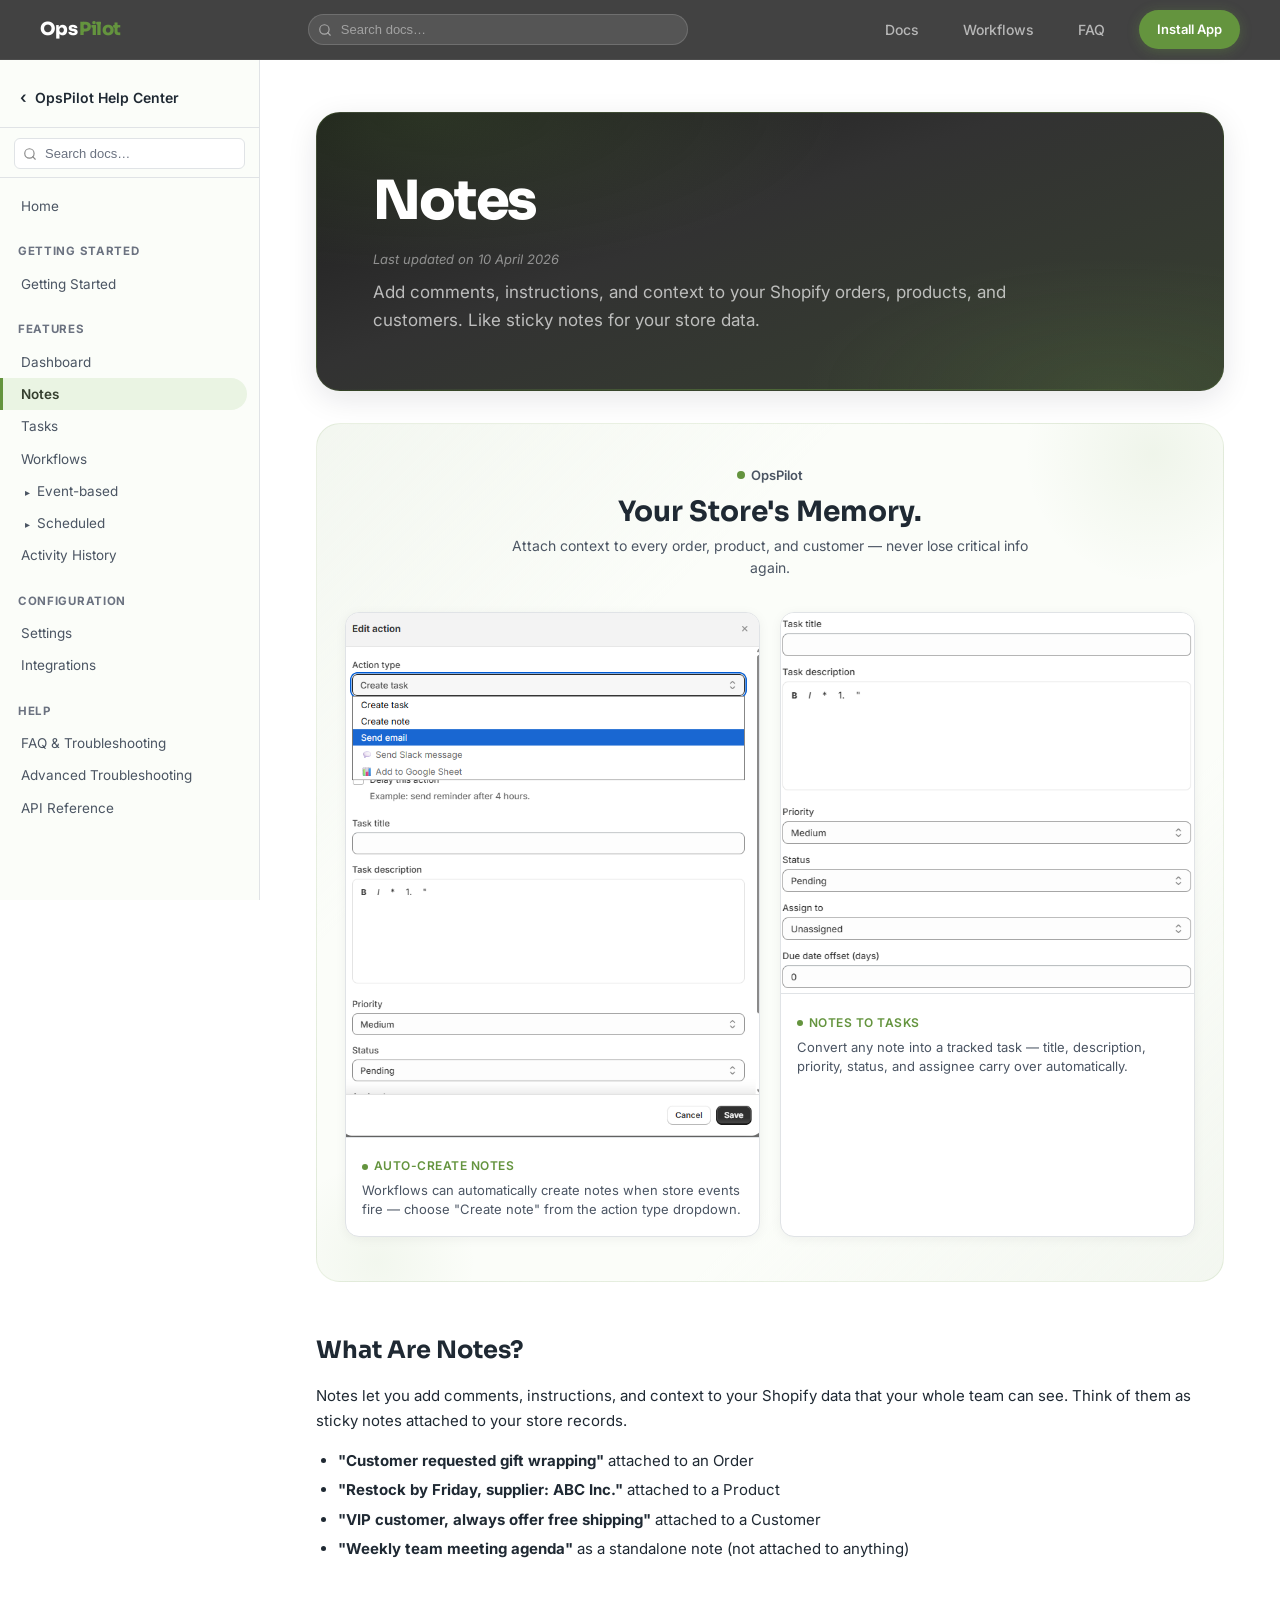
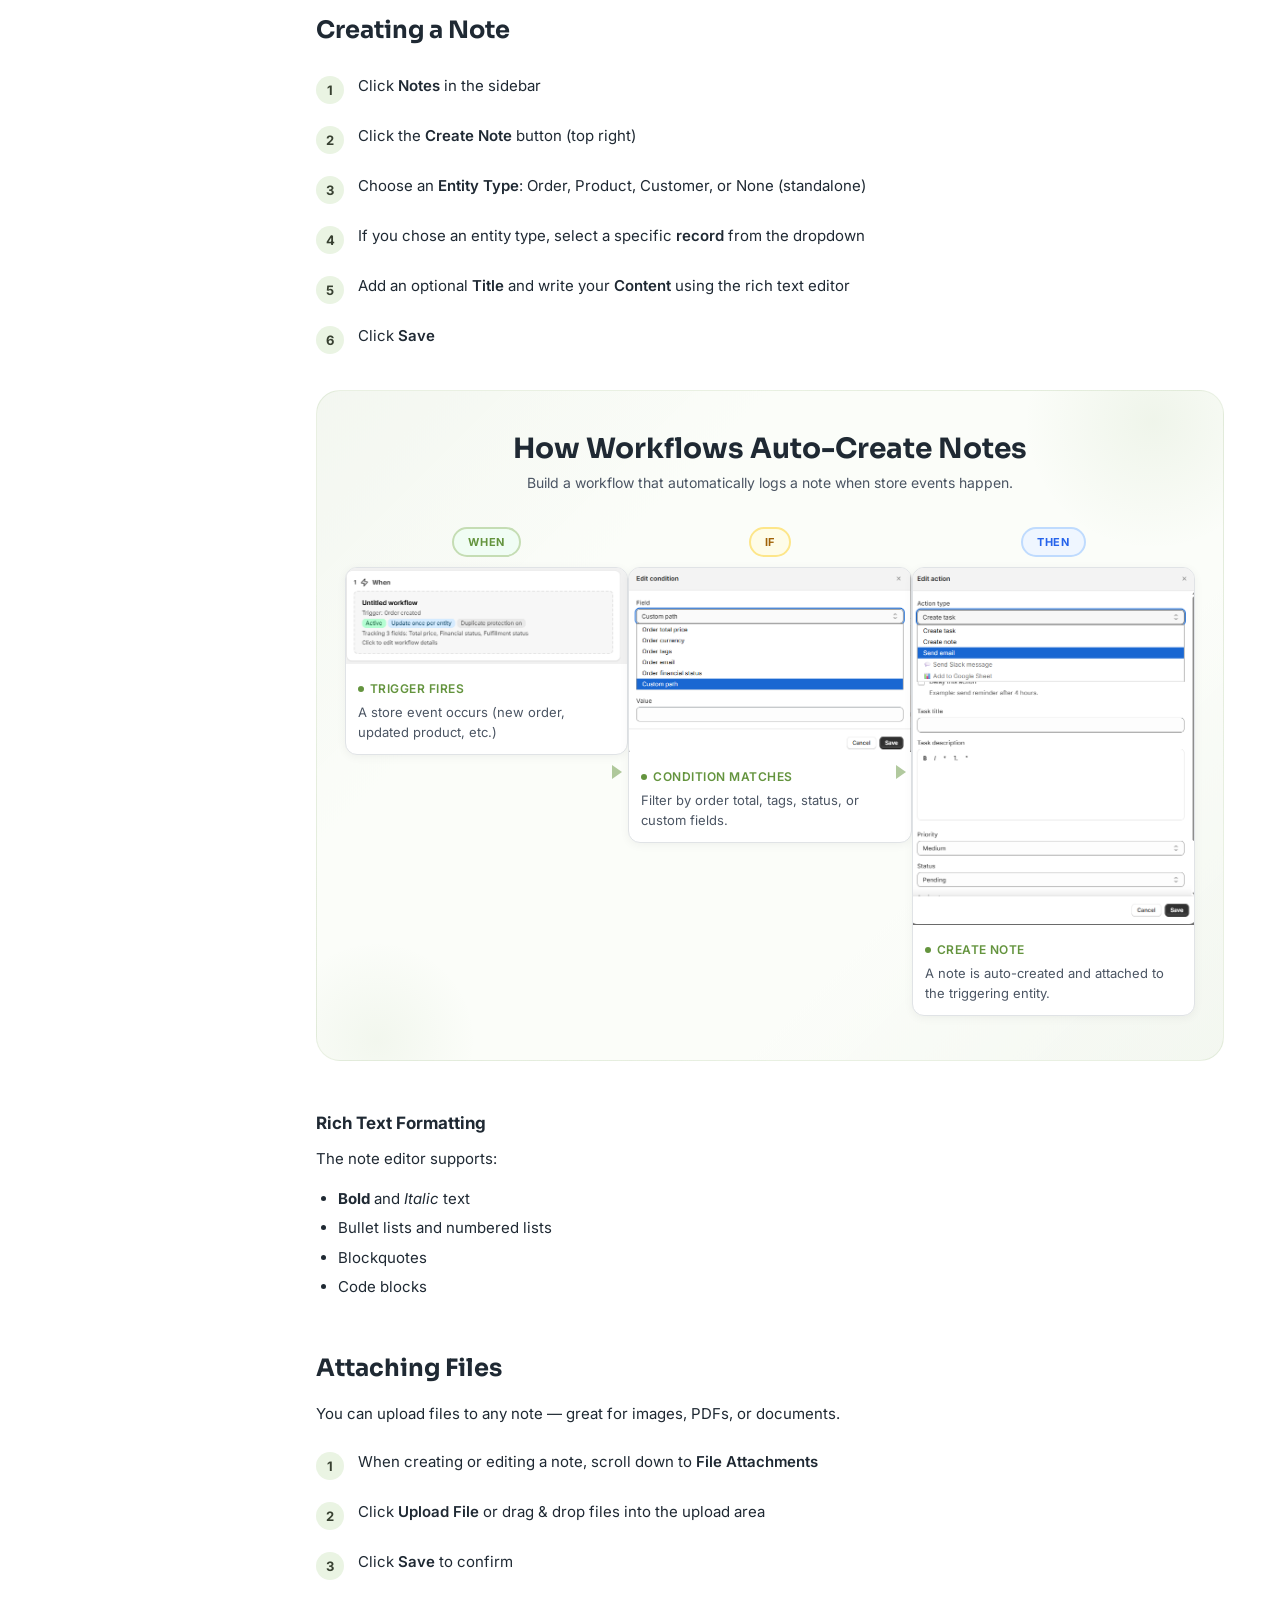
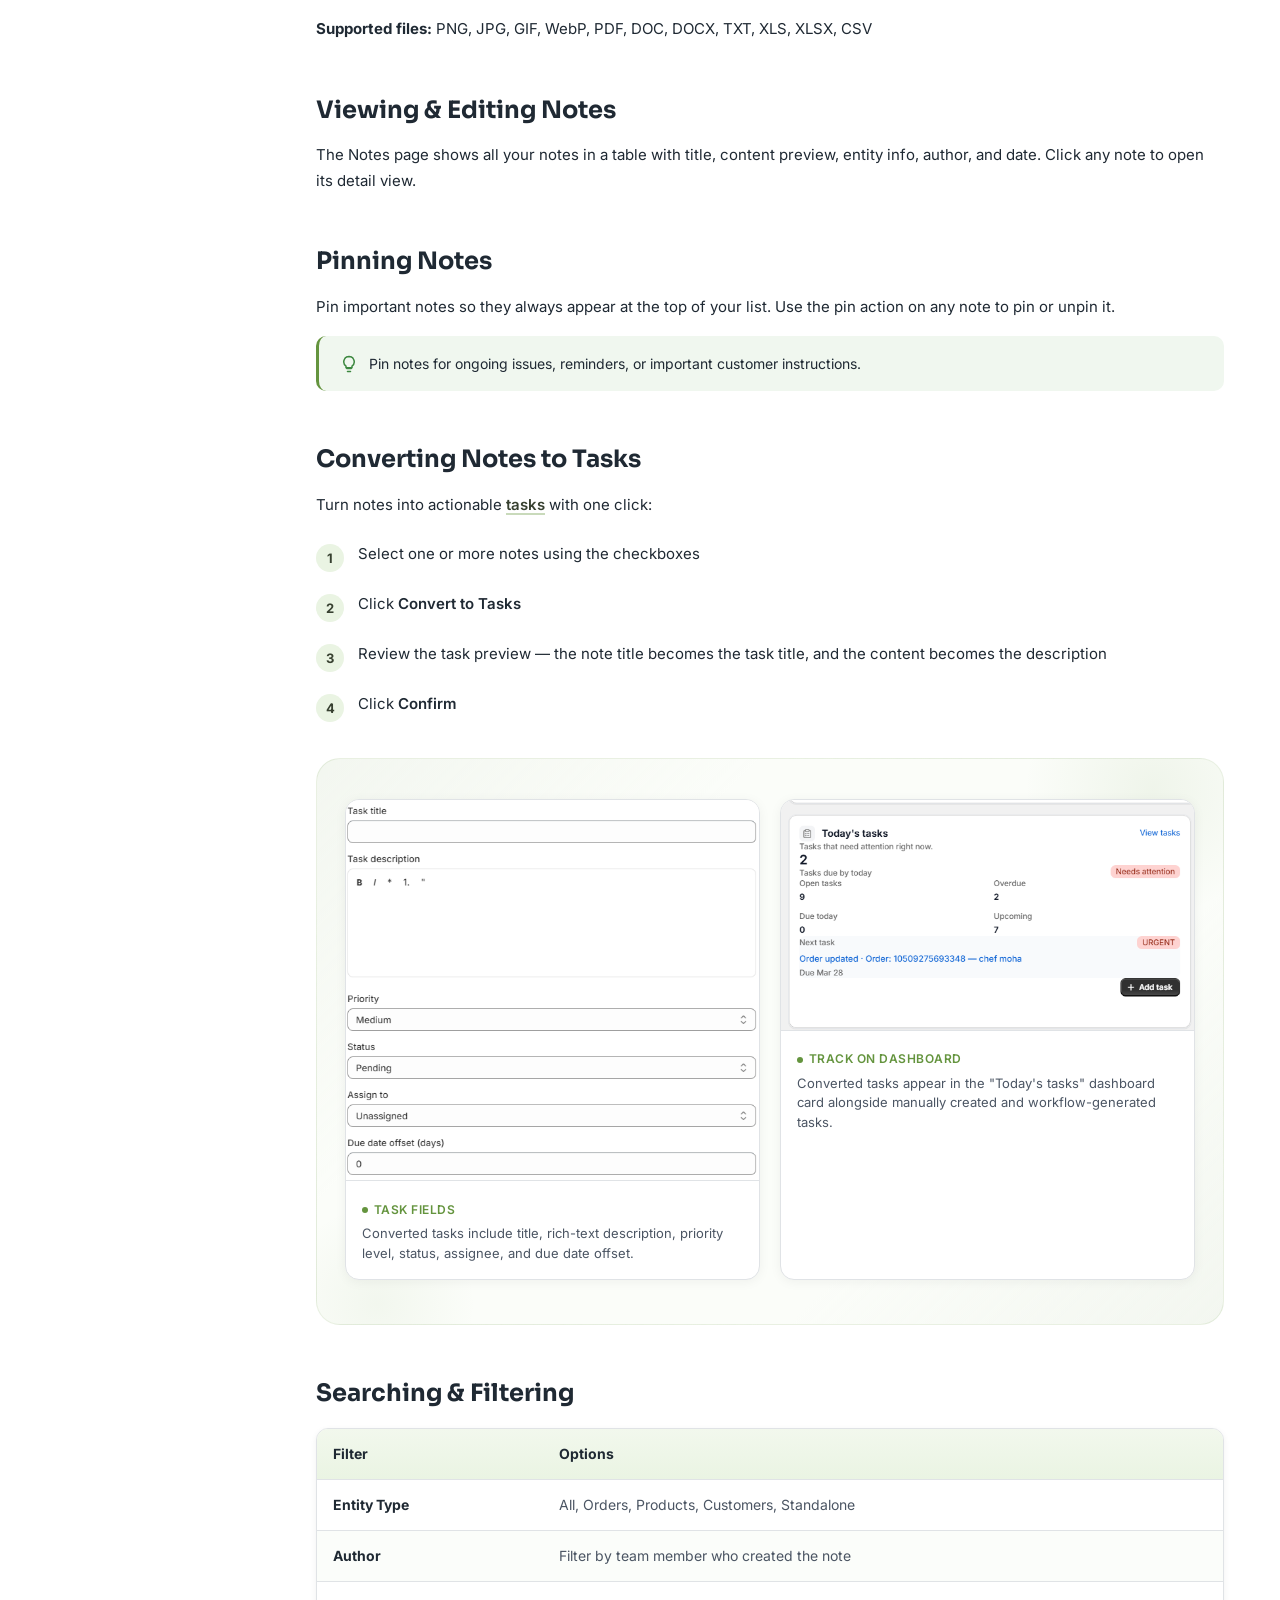
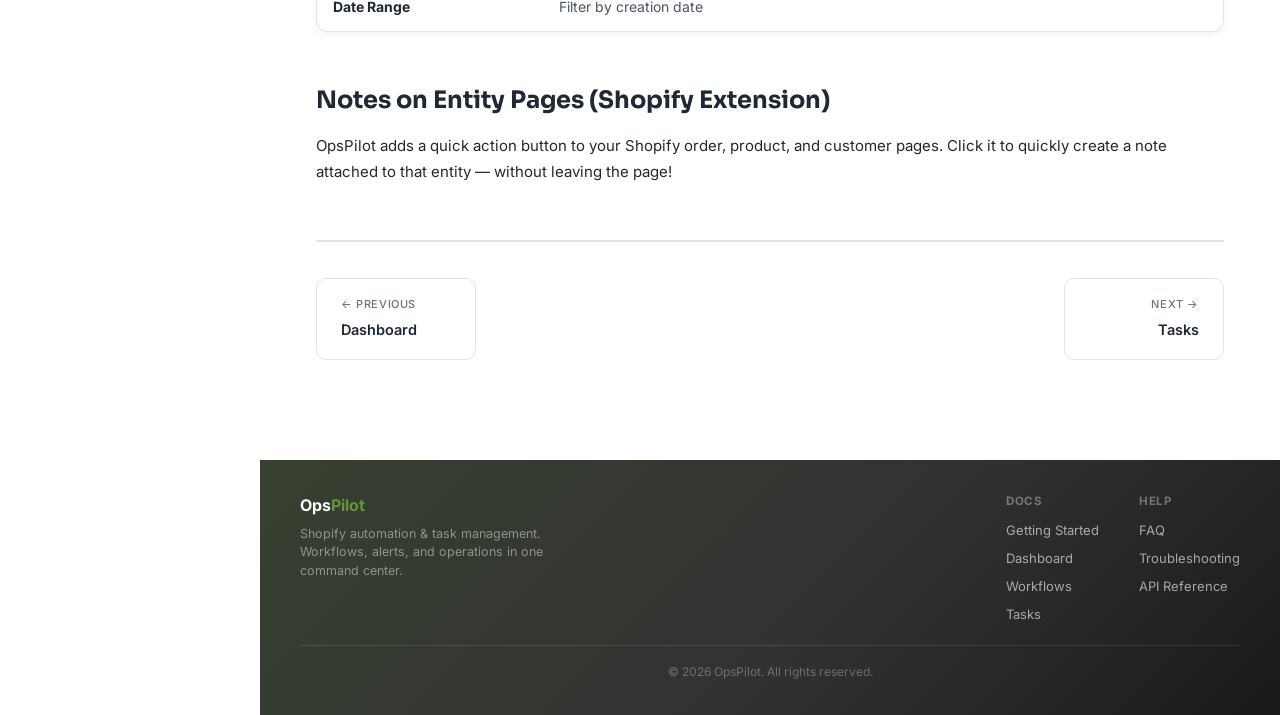
<file: notes.html>
<!DOCTYPE html>
<html lang="en">
<head>
  <meta charset="UTF-8" />
  <meta name="viewport" content="width=device-width, initial-scale=1.0" />
  <title>Notes | OpsPilot Docs</title>
  <link rel="stylesheet" href="styles.css" />
  <link rel="icon" type="image/svg+xml" href="favicon.svg?v=6" />
  <link rel="icon" href="favicon.ico?v=6" sizes="any" />
  <link rel="icon" type="image/png" href="favicon-32x32.png?v=6" sizes="32x32" />
  <link rel="apple-touch-icon" href="apple-touch-icon.png?v=6" />
  <link rel="manifest" href="site.webmanifest?v=6" />
  <meta name="theme-color" content="#323232" />
  <meta name="application-name" content="OpsPilot Docs" />
</head>
<body>

<header class="site-header">
  <a class="site-header-logo" href="index.html"><span class="logo-ops">Ops</span><span class="logo-pilot">Pilot</span></a>
  <div class="header-search">
    <input type="text" id="header-doc-search" placeholder="Search docs…" autocomplete="off" />
    <div id="header-search-results" class="header-search-results" style="display:none;"></div>
  </div>
  <nav class="site-header-nav">
    <a href="getting-started.html">Docs</a>
    <a href="workflows.html">Workflows</a>
    <a href="faq.html">FAQ</a>
    <a href="https://apps.shopify.com/" class="header-btn">Install App</a>
  </nav>
</header>

<div class="sidebar-overlay" id="overlay" onclick="toggleSidebar()"></div>

<aside class="sidebar" id="sidebar">
  <div class="sidebar-header">
    <a class="logo" href="index.html"><span class="back-arrow">&lsaquo;</span> OpsPilot Help Center</a>
  </div>
  <div class="sidebar-search">
    <input type="text" id="doc-search" placeholder="Search docs…" autocomplete="off" />
    <div id="search-results" class="search-results" style="display:none;"></div>
  </div>
  <nav>
    <a href="index.html">Home</a>
    <div class="section-label">Getting Started</div>
    <a href="getting-started.html">Getting Started</a>
    <div class="section-label">Features</div>
    <a href="dashboard.html">Dashboard</a>
    <a href="notes.html" class="active">Notes</a>
    <a href="tasks.html">Tasks</a>
    <div class="nav-tree">
      <a href="workflows.html">Workflows</a>
      <div class="tree-branch">
        <div class="tree-node">
          <a href="workflows.html#event-based-triggers" class="tree-toggle" onclick="toggleTree(this)">
            <span class="tree-arrow">&#9656;</span> Event-based
          </a>
          <div class="tree-children">
            <a href="workflows.html#event-based-triggers">Triggers</a>
            <a href="workflows.html#conditions">Conditions</a>
            <a href="workflows.html#actions">Actions</a>
            <a href="template-variables.html">Template Variables</a>
            <a href="workflows.html#delayed-actions">Delayed Actions</a>
            <a href="workflows.html#deduplication">Deduplication</a>
          </div>
        </div>
        <div class="tree-node">
          <a href="workflows.html#scheduled-workflows" class="tree-toggle" onclick="toggleTree(this)">
            <span class="tree-arrow">&#9656;</span> Scheduled
          </a>
          <div class="tree-children">
            <a href="workflows.html#scheduled-trigger">Scheduled Trigger</a>
            <a href="workflows.html#scheduled-workflows">Scheduled Workflows</a>
          </div>
        </div>
      </div>
    </div>
    <a href="activity.html">Activity History</a>
    <div class="section-label">Configuration</div>
    <a href="settings.html">Settings</a>
    <a href="integrations.html">Integrations</a>
    <div class="section-label">Help</div>
    <a href="faq.html">FAQ &amp; Troubleshooting</a>
    <a href="troubleshooting.html">Advanced Troubleshooting</a>
    <a href="api-reference.html">API Reference</a>
  </nav>
</aside>

<div class="main">
  <button class="hamburger" onclick="toggleSidebar()">&#9776;</button>
  <div class="content">

    <div class="section-hero">
      <h1>Notes</h1>
      <div class="last-updated">Last updated on 10 April 2026</div>
      <p>Add comments, instructions, and context to your Shopify orders, products, and customers. Like sticky notes for your store data.</p>
    </div>

    <!-- Hero Showcase -->
    <div class="pro-showcase">
      <div class="pro-showcase-header">
        <div class="pro-showcase-logo">OpsPilot</div>
        <div class="pro-showcase-title">Your Store's Memory.</div>
        <div class="pro-showcase-subtitle">Attach context to every order, product, and customer — never lose critical info again.</div>
      </div>
      <div class="pro-showcase-grid cols-2">
        <div class="pro-card">
          <img class="pro-card-img" src="images/the_action_tipe_.png" alt="Workflow action type dropdown showing Create note option" loading="lazy" />
          <div class="pro-card-body">
            <div class="pro-card-label">Auto-Create Notes</div>
            <p class="pro-card-desc">Workflows can automatically create notes when store events fire — choose "Create note" from the action type dropdown.</p>
          </div>
        </div>
        <div class="pro-card">
          <img class="pro-card-img" src="images/ation_informations.png" alt="Action form with title, description, priority, status, and assignee" loading="lazy" />
          <div class="pro-card-body">
            <div class="pro-card-label">Notes to Tasks</div>
            <p class="pro-card-desc">Convert any note into a tracked task — title, description, priority, status, and assignee carry over automatically.</p>
          </div>
        </div>
      </div>
    </div>

    <h2 id="what-are-notes">What Are Notes?</h2>
    <p>Notes let you add comments, instructions, and context to your Shopify data that your whole team can see. Think of them as sticky notes attached to your store records.</p>
    <ul>
      <li><strong>"Customer requested gift wrapping"</strong> attached to an Order</li>
      <li><strong>"Restock by Friday, supplier: ABC Inc."</strong> attached to a Product</li>
      <li><strong>"VIP customer, always offer free shipping"</strong> attached to a Customer</li>
      <li><strong>"Weekly team meeting agenda"</strong> as a standalone note (not attached to anything)</li>
    </ul>

    <h2 id="creating-a-note">Creating a Note</h2>
    <div class="steps">
      <div class="step"><div class="step-content">Click <strong>Notes</strong> in the sidebar</div></div>
      <div class="step"><div class="step-content">Click the <strong>Create Note</strong> button (top right)</div></div>
      <div class="step"><div class="step-content">Choose an <strong>Entity Type</strong>: Order, Product, Customer, or None (standalone)</div></div>
      <div class="step"><div class="step-content">If you chose an entity type, select a specific <strong>record</strong> from the dropdown</div></div>
      <div class="step"><div class="step-content">Add an optional <strong>Title</strong> and write your <strong>Content</strong> using the rich text editor</div></div>
      <div class="step"><div class="step-content">Click <strong>Save</strong></div></div>
    </div>

    <!-- Creating Notes Showcase -->
    <div class="pro-showcase">
      <div class="pro-showcase-header">
        <div class="pro-showcase-title">How Workflows Auto-Create Notes</div>
        <div class="pro-showcase-subtitle">Build a workflow that automatically logs a note when store events happen.</div>
      </div>
      <div class="pro-flow">
        <div class="pro-flow-step">
          <div class="pro-flow-badge when">When</div>
          <div class="pro-flow-card">
            <img src="images/chos_a_treger_waht_shloud_hapen_to_lanch_the_workflow_.png" alt="When step — trigger summary" loading="lazy" />
            <div class="pro-card-body">
              <div class="pro-card-label">Trigger fires</div>
              <p class="pro-card-desc">A store event occurs (new order, updated product, etc.)</p>
            </div>
          </div>
        </div>
        <div class="pro-flow-step">
          <div class="pro-flow-badge if">If</div>
          <div class="pro-flow-card">
            <img src="images/choos_predfined_condition_.png" alt="If step — predefined condition dropdown" loading="lazy" />
            <div class="pro-card-body">
              <div class="pro-card-label">Condition matches</div>
              <p class="pro-card-desc">Filter by order total, tags, status, or custom fields.</p>
            </div>
          </div>
        </div>
        <div class="pro-flow-step">
          <div class="pro-flow-badge then">Then</div>
          <div class="pro-flow-card">
            <img src="images/the_action_tipe_.png" alt="Then step — Create note action type" loading="lazy" />
            <div class="pro-card-body">
              <div class="pro-card-label">Create Note</div>
              <p class="pro-card-desc">A note is auto-created and attached to the triggering entity.</p>
            </div>
          </div>
        </div>
      </div>
    </div>

    <h3 id="rich-text-formatting">Rich Text Formatting</h3>
    <p>The note editor supports:</p>
    <ul>
      <li><strong>Bold</strong> and <em>Italic</em> text</li>
      <li>Bullet lists and numbered lists</li>
      <li>Blockquotes</li>
      <li>Code blocks</li>
    </ul>

    <h2 id="attaching-files">Attaching Files</h2>
    <p>You can upload files to any note — great for images, PDFs, or documents.</p>
    <div class="steps">
      <div class="step"><div class="step-content">When creating or editing a note, scroll down to <strong>File Attachments</strong></div></div>
      <div class="step"><div class="step-content">Click <strong>Upload File</strong> or drag &amp; drop files into the upload area</div></div>
      <div class="step"><div class="step-content">Click <strong>Save</strong> to confirm</div></div>
    </div>

    <p><strong>Supported files:</strong> PNG, JPG, GIF, WebP, PDF, DOC, DOCX, TXT, XLS, XLSX, CSV</p>

    <h2 id="viewing-editing-notes">Viewing &amp; Editing Notes</h2>
    <p>The Notes page shows all your notes in a table with title, content preview, entity info, author, and date. Click any note to open its detail view.</p>

    <h2 id="pinning-notes">Pinning Notes</h2>
    <p>Pin important notes so they always appear at the top of your list. Use the pin action on any note to pin or unpin it.</p>

    <div class="callout callout-tip">
      <span class="callout-icon"><svg xmlns="http://www.w3.org/2000/svg" width="18" height="18" viewBox="0 0 24 24" fill="none" stroke="#3b873e" stroke-width="2" stroke-linecap="round" stroke-linejoin="round"><path d="M9 18h6"/><path d="M10 22h4"/><path d="M12 2a7 7 0 0 0-4 12.7V17h8v-2.3A7 7 0 0 0 12 2z"/></svg></span>
      <div>Pin notes for ongoing issues, reminders, or important customer instructions.</div>
    </div>

    <h2 id="converting-notes-to-tasks">Converting Notes to Tasks</h2>
    <p>Turn notes into actionable <a href="tasks.html">tasks</a> with one click:</p>
    <div class="steps">
      <div class="step"><div class="step-content">Select one or more notes using the checkboxes</div></div>
      <div class="step"><div class="step-content">Click <strong>Convert to Tasks</strong></div></div>
      <div class="step"><div class="step-content">Review the task preview — the note title becomes the task title, and the content becomes the description</div></div>
      <div class="step"><div class="step-content">Click <strong>Confirm</strong></div></div>
    </div>

    <!-- Convert to Tasks Showcase -->
    <div class="pro-showcase">
      <div class="pro-showcase-grid cols-2">
        <div class="pro-card">
          <img class="pro-card-img" src="images/ation_informations.png" alt="Task details form — title, description, priority, status, assignee, due date" loading="lazy" />
          <div class="pro-card-body">
            <div class="pro-card-label">Task Fields</div>
            <p class="pro-card-desc">Converted tasks include title, rich-text description, priority level, status, assignee, and due date offset.</p>
          </div>
        </div>
        <div class="pro-card">
          <img class="pro-card-img" src="images/dashboard/Screenshot%202026-04-08%20183912.png" alt="Today's tasks dashboard card" loading="lazy" />
          <div class="pro-card-body">
            <div class="pro-card-label">Track on Dashboard</div>
            <p class="pro-card-desc">Converted tasks appear in the "Today's tasks" dashboard card alongside manually created and workflow-generated tasks.</p>
          </div>
        </div>
      </div>
    </div>

    <h2 id="searching-filtering">Searching &amp; Filtering</h2>
    <table>
      <thead><tr><th>Filter</th><th>Options</th></tr></thead>
      <tbody>
        <tr><td><strong>Entity Type</strong></td><td>All, Orders, Products, Customers, Standalone</td></tr>
        <tr><td><strong>Author</strong></td><td>Filter by team member who created the note</td></tr>
        <tr><td><strong>Date Range</strong></td><td>Filter by creation date</td></tr>
      </tbody>
    </table>

    <h2 id="notes-on-entity-pages">Notes on Entity Pages (Shopify Extension)</h2>
    <p>OpsPilot adds a quick action button to your Shopify order, product, and customer pages. Click it to quickly create a note attached to that entity — without leaving the page!</p>

    <div class="page-nav">
      <a class="page-nav-btn page-nav-prev" href="dashboard.html"><span class="nav-label">&#8592; Previous</span>Dashboard</a>
      <a class="page-nav-btn page-nav-next" href="tasks.html"><span class="nav-label">Next &#8594;</span>Tasks </a>
    </div>

  </div>
</div>

<footer class="site-footer">
  <div class="site-footer-inner">
    <div class="site-footer-brand">
      <a class="footer-logo" href="index.html"><span>Ops</span><span class="logo-pilot">Pilot</span></a>
      <p>Shopify automation &amp; task management. Workflows, alerts, and operations in one command center.</p>
    </div>
    <div class="site-footer-links">
      <div>
        <span class="footer-heading">Docs</span>
        <a href="getting-started.html">Getting Started</a>
        <a href="dashboard.html">Dashboard</a>
        <a href="workflows.html">Workflows</a>
        <a href="tasks.html">Tasks</a>
      </div>
      <div>
        <span class="footer-heading">Help</span>
        <a href="faq.html">FAQ</a>
        <a href="troubleshooting.html">Troubleshooting</a>
        <a href="api-reference.html">API Reference</a>
      </div>
    </div>
  </div>
  <div class="site-footer-bottom">&copy; 2026 OpsPilot. All rights reserved.</div>
</footer>

<script src="nav.js"></script>
<!-- Crisp Live Chat -->
<script type="text/javascript">
  window.$crisp=[];window.CRISP_WEBSITE_ID="6f9ec4d1-3401-45af-af1c-9f0f0315773c";
  (function(){var d=document;var s=d.createElement("script");s.src="https://client.crisp.chat/l.js";s.async=1;d.getElementsByTagName("head")[0].appendChild(s);})();
</script>
</body>
</html>
</file>
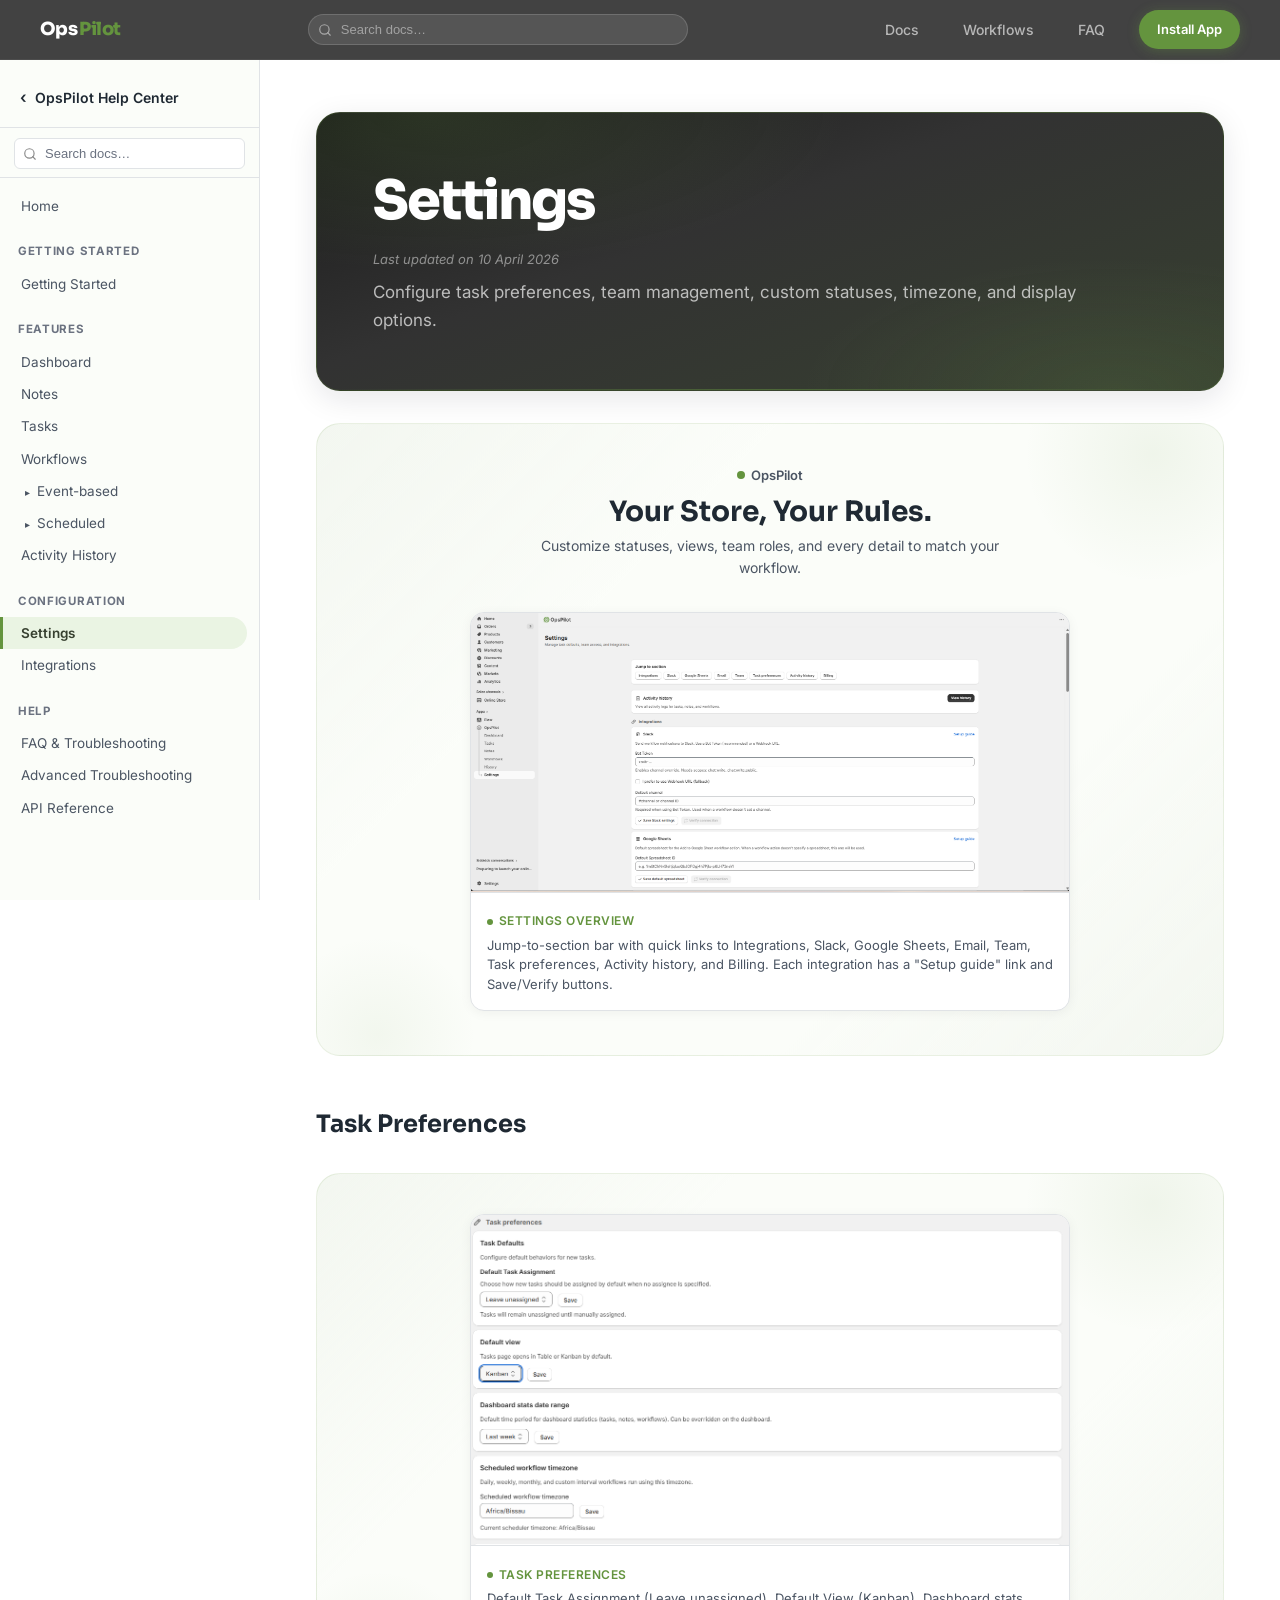
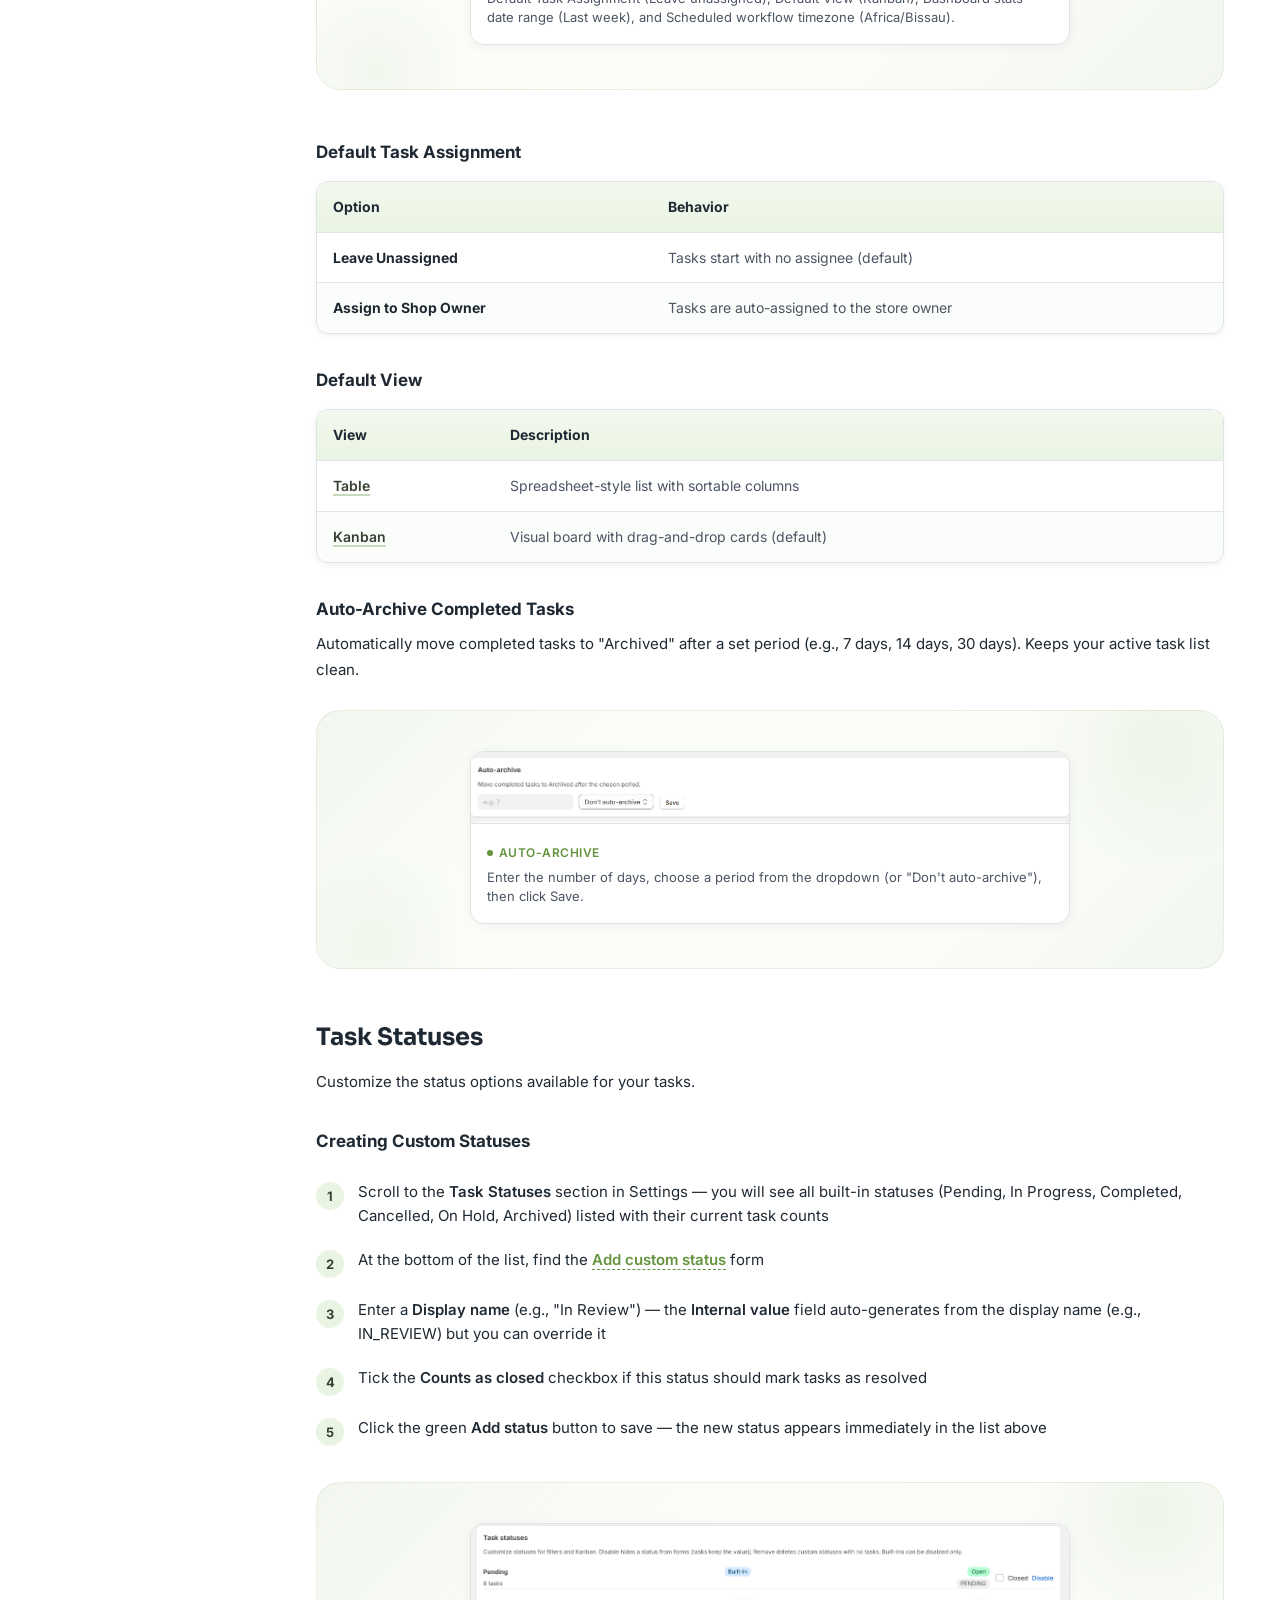
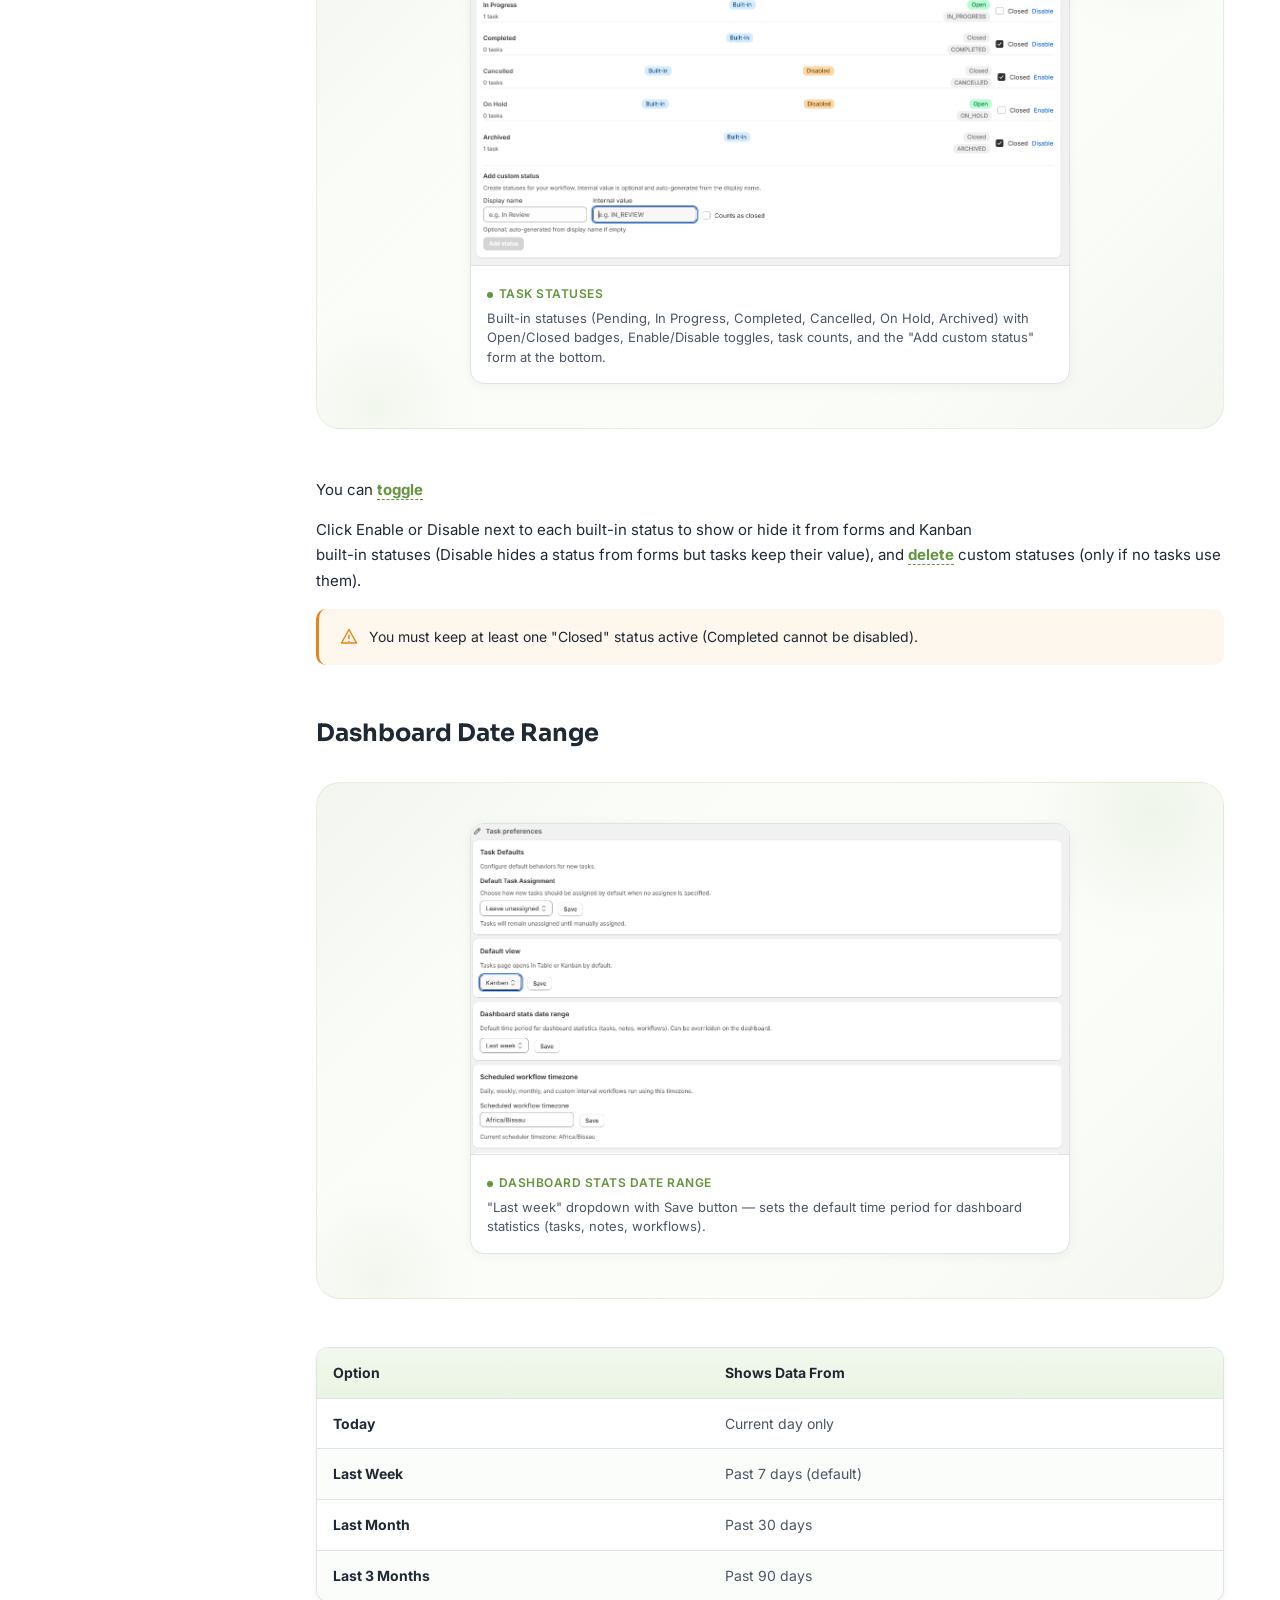
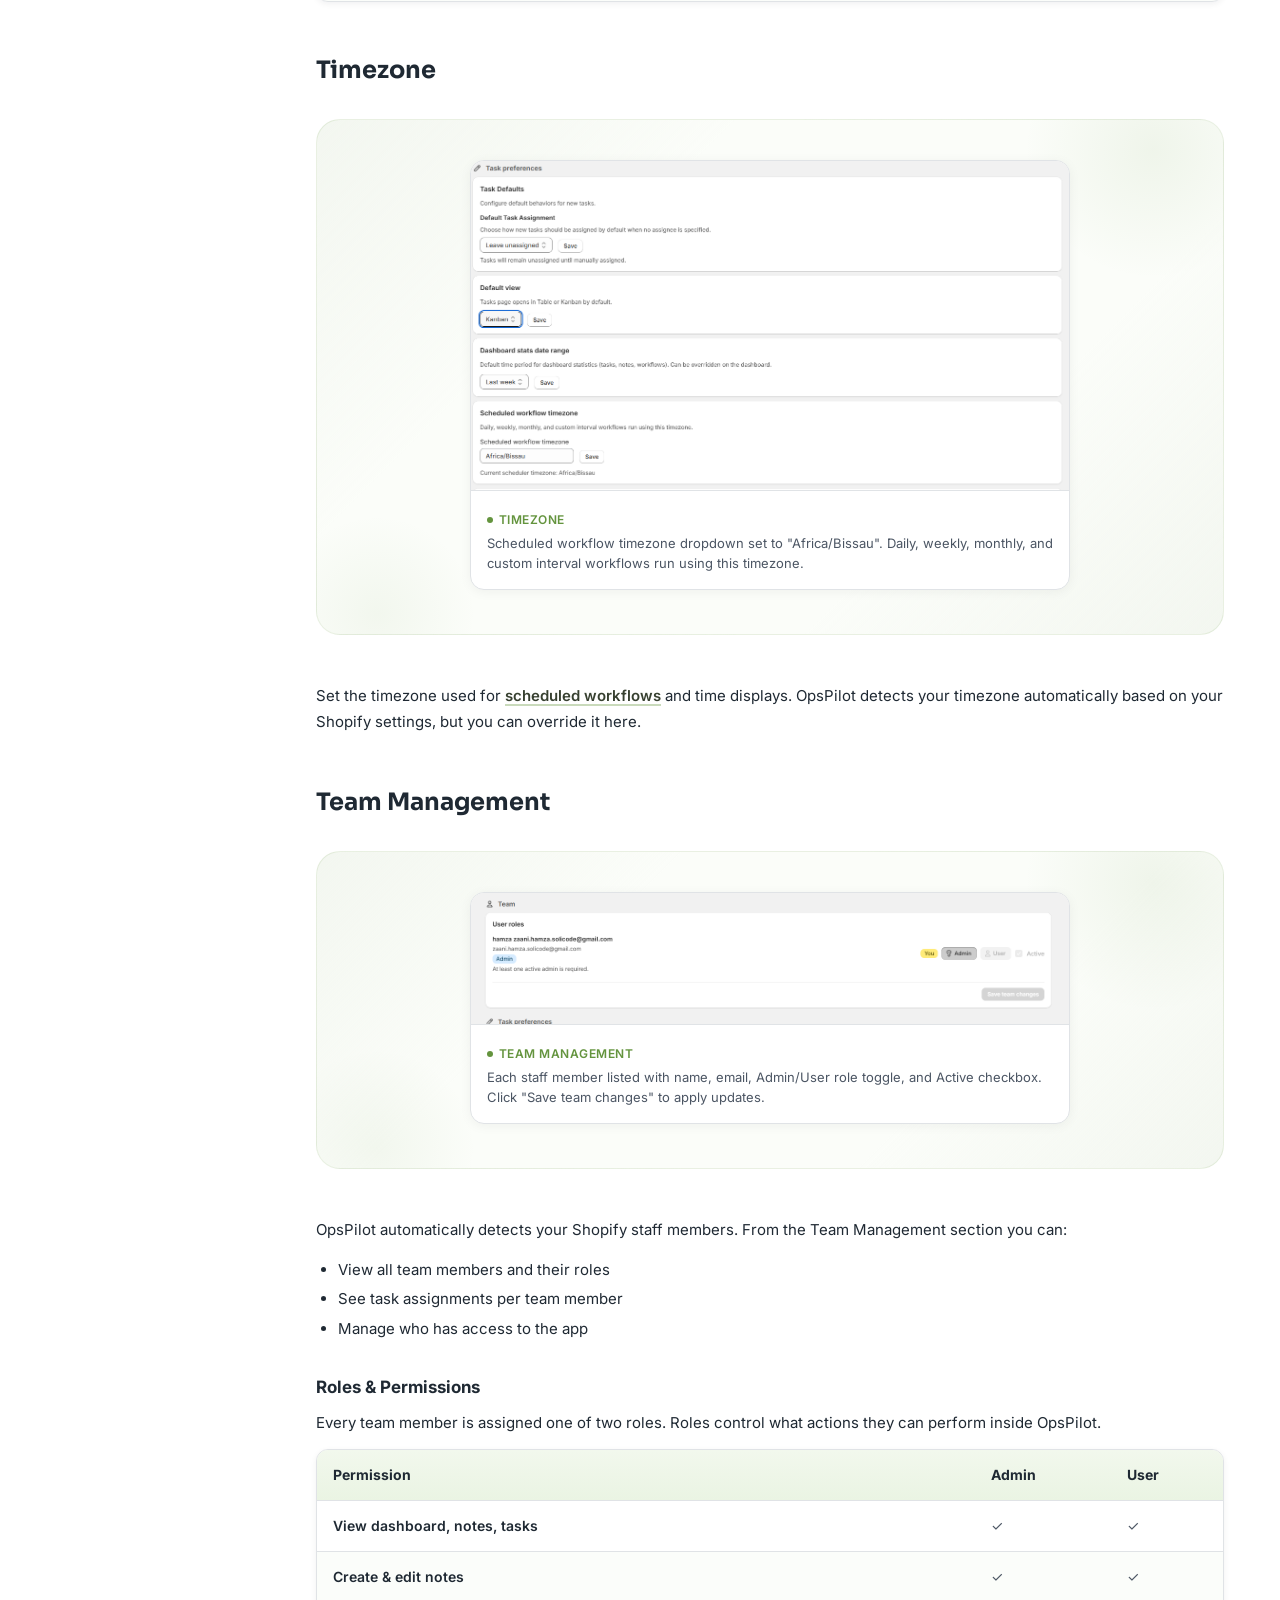
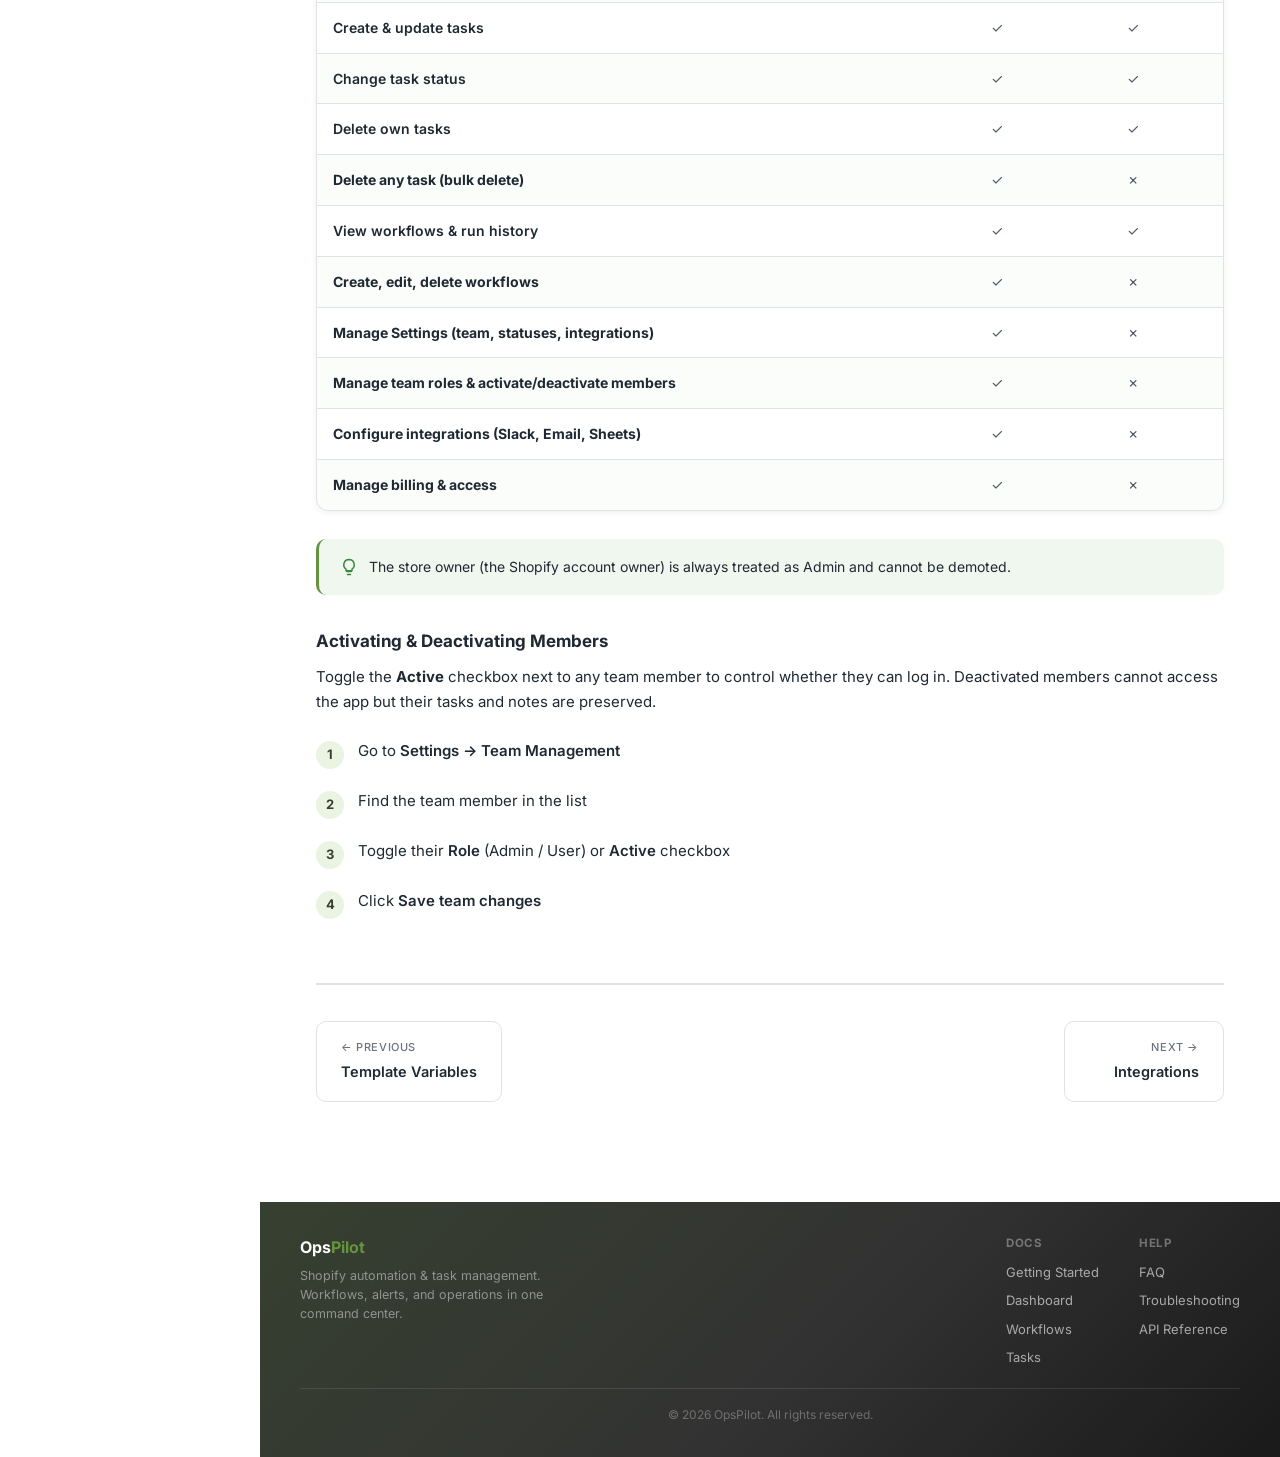
<file: settings.html>
<!DOCTYPE html>
<html lang="en">
<head>
  <meta charset="UTF-8" />
  <meta name="viewport" content="width=device-width, initial-scale=1.0" />
  <title>Settings | OpsPilot Docs</title>
  <link rel="stylesheet" href="styles.css" />
  <link rel="icon" type="image/svg+xml" href="favicon.svg?v=6" />
  <link rel="icon" href="favicon.ico?v=6" sizes="any" />
  <link rel="icon" type="image/png" href="favicon-32x32.png?v=6" sizes="32x32" />
  <link rel="apple-touch-icon" href="apple-touch-icon.png?v=6" />
  <link rel="manifest" href="site.webmanifest?v=6" />
  <meta name="theme-color" content="#323232" />
  <meta name="application-name" content="OpsPilot Docs" />
</head>
<body>

<header class="site-header">
  <a class="site-header-logo" href="index.html"><span class="logo-ops">Ops</span><span class="logo-pilot">Pilot</span></a>
  <div class="header-search">
    <input type="text" id="header-doc-search" placeholder="Search docs…" autocomplete="off" />
    <div id="header-search-results" class="header-search-results" style="display:none;"></div>
  </div>
  <nav class="site-header-nav">
    <a href="getting-started.html">Docs</a>
    <a href="workflows.html">Workflows</a>
    <a href="faq.html">FAQ</a>
    <a href="https://apps.shopify.com/" class="header-btn">Install App</a>
  </nav>
</header>

<div class="sidebar-overlay" id="overlay" onclick="toggleSidebar()"></div>

<aside class="sidebar" id="sidebar">
  <div class="sidebar-header">
    <a class="logo" href="index.html"><span class="back-arrow">&lsaquo;</span> OpsPilot Help Center</a>
  </div>
  <div class="sidebar-search">
    <input type="text" id="doc-search" placeholder="Search docs…" autocomplete="off" />
    <div id="search-results" class="search-results" style="display:none;"></div>
  </div>
  <nav>
    <a href="index.html">Home</a>
    <div class="section-label">Getting Started</div>
    <a href="getting-started.html">Getting Started</a>
    <div class="section-label">Features</div>
    <a href="dashboard.html">Dashboard</a>
    <a href="notes.html">Notes</a>
    <a href="tasks.html">Tasks</a>
    <div class="nav-tree">
      <a href="workflows.html">Workflows</a>
      <div class="tree-branch">
        <div class="tree-node">
          <a href="workflows.html#event-based-triggers" class="tree-toggle" onclick="toggleTree(this)">
            <span class="tree-arrow">&#9656;</span> Event-based
          </a>
          <div class="tree-children">
            <a href="workflows.html#event-based-triggers">Triggers</a>
            <a href="workflows.html#conditions">Conditions</a>
            <a href="workflows.html#actions">Actions</a>
            <a href="template-variables.html">Template Variables</a>
            <a href="workflows.html#delayed-actions">Delayed Actions</a>
            <a href="workflows.html#deduplication">Deduplication</a>
          </div>
        </div>
        <div class="tree-node">
          <a href="workflows.html#scheduled-workflows" class="tree-toggle" onclick="toggleTree(this)">
            <span class="tree-arrow">&#9656;</span> Scheduled
          </a>
          <div class="tree-children">
            <a href="workflows.html#scheduled-trigger">Scheduled Trigger</a>
            <a href="workflows.html#scheduled-workflows">Scheduled Workflows</a>
          </div>
        </div>
      </div>
    </div>
    <a href="activity.html">Activity History</a>
    <div class="section-label">Configuration</div>
    <a href="settings.html" class="active">Settings</a>
    <a href="integrations.html">Integrations</a>
    <div class="section-label">Help</div>
    <a href="faq.html">FAQ &amp; Troubleshooting</a>
    <a href="troubleshooting.html">Advanced Troubleshooting</a>
    <a href="api-reference.html">API Reference</a>
  </nav>
</aside>

<div class="main">
  <button class="hamburger" onclick="toggleSidebar()">&#9776;</button>
  <div class="content">

    <div class="section-hero">
      <h1>Settings</h1>
      <div class="last-updated">Last updated on 10 April 2026</div>
      <p>Configure task preferences, team management, custom statuses, timezone, and display options.</p>
    </div>

    <!-- Hero Showcase -->
    <div class="pro-showcase">
      <div class="pro-showcase-header">
        <div class="pro-showcase-logo">OpsPilot</div>
        <div class="pro-showcase-title">Your Store, Your Rules.</div>
        <div class="pro-showcase-subtitle">Customize statuses, views, team roles, and every detail to match your workflow.</div>
      </div>
      <div class="pro-showcase-grid cols-1">
        <div class="pro-card">
          <img class="pro-card-img" src="images/settings/Screenshot%202026-04-08%20175929.png" alt="Settings overview with jump-to-section bar" loading="lazy" />
          <div class="pro-card-body">
            <div class="pro-card-label">Settings Overview</div>
            <p class="pro-card-desc">Jump-to-section bar with quick links to Integrations, Slack, Google Sheets, Email, Team, Task preferences, Activity history, and Billing. Each integration has a "Setup guide" link and Save/Verify buttons.</p>
          </div>
        </div>
      </div>
    </div>

    <h2 id="task-preferences">Task Preferences</h2>

    <!-- Task Preferences Showcase -->
    <div class="pro-showcase">
      <div class="pro-showcase-grid cols-1">
        <div class="pro-card">
          <img class="pro-card-img" src="images/settings/Screenshot%202026-04-08%20181809.png" alt="Task preferences: Default assignment, Default view, Date range, Timezone" loading="lazy" />
          <div class="pro-card-body">
            <div class="pro-card-label">Task Preferences</div>
            <p class="pro-card-desc">Default Task Assignment (Leave unassigned), Default View (Kanban), Dashboard stats date range (Last week), and Scheduled workflow timezone (Africa/Bissau).</p>
          </div>
        </div>
      </div>
    </div>

    <h3 id="default-task-assignment">Default Task Assignment</h3>
    <table>
      <thead><tr><th>Option</th><th>Behavior</th></tr></thead>
      <tbody>
        <tr><td><strong>Leave Unassigned</strong></td><td>Tasks start with no assignee (default)</td></tr>
        <tr><td><strong>Assign to Shop Owner</strong></td><td>Tasks are auto-assigned to the store owner</td></tr>
      </tbody>
    </table>

    <h3 id="default-view">Default View</h3>
    <table>
      <thead><tr><th>View</th><th>Description</th></tr></thead>
      <tbody>
        <tr><td><strong><a href="tasks.html#table-view">Table</a></strong></td><td>Spreadsheet-style list with sortable columns</td></tr>
        <tr><td><strong><a href="tasks.html#kanban-board-view">Kanban</a></strong></td><td>Visual board with drag-and-drop cards (default)</td></tr>
      </tbody>
    </table>

    <h3 id="auto-archive">Auto-Archive Completed Tasks</h3>
    <p>Automatically move completed tasks to "Archived" after a set period (e.g., 7 days, 14 days, 30 days). Keeps your active task list clean.</p>

    <!-- Auto-Archive Showcase -->
    <div class="pro-showcase">
      <div class="pro-showcase-grid cols-1">
        <div class="pro-card">
          <img class="pro-card-img" src="images/settings/Screenshot%202026-04-08%20181837.png" alt="Auto-archive setting with day count and dropdown" loading="lazy" />
          <div class="pro-card-body">
            <div class="pro-card-label">Auto-Archive</div>
            <p class="pro-card-desc">Enter the number of days, choose a period from the dropdown (or "Don't auto-archive"), then click Save.</p>
          </div>
        </div>
      </div>
    </div>

    <h2 id="task-statuses">Task Statuses</h2>
    <p>Customize the status options available for your tasks.</p>

    <h3 id="creating-custom-statuses">Creating Custom Statuses</h3>
    <div class="steps">
      <div class="step"><div class="step-content">Scroll to the <strong>Task Statuses</strong> section in Settings — you will see all built-in statuses (Pending, In Progress, Completed, Cancelled, On Hold, Archived) listed with their current task counts</div></div>
      <div class="step"><div class="step-content">At the bottom of the list, find the <span class="hover-preview popup-below"><strong>Add custom status</strong><span class="preview-popup"><img src="images/settings/Screenshot%202026-04-08%20181909.png" alt="Add custom status form" /><div class="popup-label">The 'Add custom status' form sits below the built-in statuses list</div></span></span> form</div></div>
      <div class="step"><div class="step-content">Enter a <strong>Display name</strong> (e.g., "In Review") — the <strong>Internal value</strong> field auto-generates from the display name (e.g., IN_REVIEW) but you can override it</div></div>
      <div class="step"><div class="step-content">Tick the <strong>Counts as closed</strong> checkbox if this status should mark tasks as resolved</div></div>
      <div class="step"><div class="step-content">Click the green <strong>Add status</strong> button to save — the new status appears immediately in the list above</div></div>
    </div>

    <!-- Task Statuses Showcase -->
    <div class="pro-showcase">
      <div class="pro-showcase-grid cols-1">
        <div class="pro-card">
          <img class="pro-card-img" src="images/settings/Screenshot%202026-04-08%20181909.png" alt="Task statuses panel with Enable/Disable toggles and Add custom status form" loading="lazy" />
          <div class="pro-card-body">
            <div class="pro-card-label">Task Statuses</div>
            <p class="pro-card-desc">Built-in statuses (Pending, In Progress, Completed, Cancelled, On Hold, Archived) with Open/Closed badges, Enable/Disable toggles, task counts, and the "Add custom status" form at the bottom.</p>
          </div>
        </div>
      </div>
    </div>

    <p>You can <span class="hover-preview"><strong>toggle</strong><span class="preview-popup"><img src="images/settings/Screenshot%202026-04-08%20181909.png" alt="Enable/Disable links next to each status" /><div class="popup-label">Click Enable or Disable next to each built-in status to show or hide it from forms and Kanban</div></span></span> built-in statuses (Disable hides a status from forms but tasks keep their value), and <span class="hover-preview"><strong>delete</strong><span class="preview-popup"><img src="images/settings/Screenshot%202026-04-08%20181909.png" alt="Remove custom statuses" /><div class="popup-label">Custom statuses with 0 tasks can be removed — built-in ones can only be disabled</div></span></span> custom statuses (only if no tasks use them).</p>

    <div class="callout callout-warning">
      <span class="callout-icon"><svg xmlns="http://www.w3.org/2000/svg" width="18" height="18" viewBox="0 0 24 24" fill="none" stroke="#e68619" stroke-width="2" stroke-linecap="round" stroke-linejoin="round"><path d="m12 2 10 18H2L12 2z"/><path d="M12 10v4"/><path d="M12 18h.01"/></svg></span>
      <div>You must keep at least one "Closed" status active (Completed cannot be disabled).</div>
    </div>

    <h2 id="dashboard-date-range">Dashboard Date Range</h2>

    <!-- Date Range Showcase -->
    <div class="pro-showcase">
      <div class="pro-showcase-grid cols-1">
        <div class="pro-card">
          <img class="pro-card-img" src="images/settings/Screenshot%202026-04-08%20181809.png" alt="Dashboard stats date range setting" loading="lazy" />
          <div class="pro-card-body">
            <div class="pro-card-label">Dashboard Stats Date Range</div>
            <p class="pro-card-desc">"Last week" dropdown with Save button — sets the default time period for dashboard statistics (tasks, notes, workflows).</p>
          </div>
        </div>
      </div>
    </div>

    <table>
      <thead><tr><th>Option</th><th>Shows Data From</th></tr></thead>
      <tbody>
        <tr><td><strong>Today</strong></td><td>Current day only</td></tr>
        <tr><td><strong>Last Week</strong></td><td>Past 7 days (default)</td></tr>
        <tr><td><strong>Last Month</strong></td><td>Past 30 days</td></tr>
        <tr><td><strong>Last 3 Months</strong></td><td>Past 90 days</td></tr>
      </tbody>
    </table>

    <h2 id="timezone">Timezone</h2>

    <div class="pro-showcase">
      <div class="pro-showcase-grid cols-1">
        <div class="pro-card">
          <img class="pro-card-img" src="images/settings/Screenshot%202026-04-08%20181809.png" alt="Scheduled workflow timezone setting" loading="lazy" />
          <div class="pro-card-body">
            <div class="pro-card-label">Timezone</div>
            <p class="pro-card-desc">Scheduled workflow timezone dropdown set to "Africa/Bissau". Daily, weekly, monthly, and custom interval workflows run using this timezone.</p>
          </div>
        </div>
      </div>
    </div>

    <p>Set the timezone used for <a href="workflows.html#scheduled-workflows">scheduled workflows</a> and time displays. OpsPilot detects your timezone automatically based on your Shopify settings, but you can override it here.</p>

    <h2 id="team-management">Team Management</h2>

    <!-- Team Showcase -->
    <div class="pro-showcase">
      <div class="pro-showcase-grid cols-1">
        <div class="pro-card">
          <img class="pro-card-img" src="images/settings/Screenshot%202026-04-08%20181715.png" alt="Team section with user roles — Admin/User toggles and Active checkboxes" loading="lazy" />
          <div class="pro-card-body">
            <div class="pro-card-label">Team Management</div>
            <p class="pro-card-desc">Each staff member listed with name, email, Admin/User role toggle, and Active checkbox. Click "Save team changes" to apply updates.</p>
          </div>
        </div>
      </div>
    </div>

    <p>OpsPilot automatically detects your Shopify staff members. From the Team Management section you can:</p>
    <ul>
      <li>View all team members and their roles</li>
      <li>See task assignments per team member</li>
      <li>Manage who has access to the app</li>
    </ul>

    <h3 id="roles-and-permissions">Roles &amp; Permissions</h3>
    <p>Every team member is assigned one of two roles. Roles control what actions they can perform inside OpsPilot.</p>

    <table>
      <thead>
        <tr><th>Permission</th><th>Admin</th><th>User</th></tr>
      </thead>
      <tbody>
        <tr><td>View dashboard, notes, tasks</td><td>&#10003;</td><td>&#10003;</td></tr>
        <tr><td>Create &amp; edit notes</td><td>&#10003;</td><td>&#10003;</td></tr>
        <tr><td>Create &amp; update tasks</td><td>&#10003;</td><td>&#10003;</td></tr>
        <tr><td>Change task status</td><td>&#10003;</td><td>&#10003;</td></tr>
        <tr><td>Delete own tasks</td><td>&#10003;</td><td>&#10003;</td></tr>
        <tr><td><strong>Delete any task (bulk delete)</strong></td><td>&#10003;</td><td>&#10007;</td></tr>
        <tr><td>View workflows &amp; run history</td><td>&#10003;</td><td>&#10003;</td></tr>
        <tr><td><strong>Create, edit, delete workflows</strong></td><td>&#10003;</td><td>&#10007;</td></tr>
        <tr><td><strong>Manage Settings (team, statuses, integrations)</strong></td><td>&#10003;</td><td>&#10007;</td></tr>
        <tr><td><strong>Manage team roles &amp; activate/deactivate members</strong></td><td>&#10003;</td><td>&#10007;</td></tr>
        <tr><td><strong>Configure integrations (Slack, Email, Sheets)</strong></td><td>&#10003;</td><td>&#10007;</td></tr>
        <tr><td><strong>Manage billing &amp; access</strong></td><td>&#10003;</td><td>&#10007;</td></tr>
      </tbody>
    </table>

    <div class="callout callout-tip">
      <span class="callout-icon"><svg xmlns="http://www.w3.org/2000/svg" width="18" height="18" viewBox="0 0 24 24" fill="none" stroke="#3b873e" stroke-width="2" stroke-linecap="round" stroke-linejoin="round"><path d="M9 18h6"/><path d="M10 22h4"/><path d="M12 2a7 7 0 0 0-4 12.7V17h8v-2.3A7 7 0 0 0 12 2z"/></svg></span>
      <div>The store owner (the Shopify account owner) is always treated as Admin and cannot be demoted.</div>
    </div>

    <h3 id="activating-deactivating-members">Activating &amp; Deactivating Members</h3>
    <p>Toggle the <strong>Active</strong> checkbox next to any team member to control whether they can log in. Deactivated members cannot access the app but their tasks and notes are preserved.</p>

    <div class="steps">
      <div class="step"><div class="step-content">Go to <strong>Settings &rarr; Team Management</strong></div></div>
      <div class="step"><div class="step-content">Find the team member in the list</div></div>
      <div class="step"><div class="step-content">Toggle their <strong>Role</strong> (Admin / User) or <strong>Active</strong> checkbox</div></div>
      <div class="step"><div class="step-content">Click <strong>Save team changes</strong></div></div>
    </div>

    <div class="page-nav">
      <a class="page-nav-btn page-nav-prev" href="template-variables.html"><span class="nav-label">&#8592; Previous</span>Template Variables</a>
      <a class="page-nav-btn page-nav-next" href="integrations.html"><span class="nav-label">Next &#8594;</span>Integrations </a>
    </div>

  </div>
</div>

<footer class="site-footer">
  <div class="site-footer-inner">
    <div class="site-footer-brand">
      <a class="footer-logo" href="index.html"><span>Ops</span><span class="logo-pilot">Pilot</span></a>
      <p>Shopify automation &amp; task management. Workflows, alerts, and operations in one command center.</p>
    </div>
    <div class="site-footer-links">
      <div>
        <span class="footer-heading">Docs</span>
        <a href="getting-started.html">Getting Started</a>
        <a href="dashboard.html">Dashboard</a>
        <a href="workflows.html">Workflows</a>
        <a href="tasks.html">Tasks</a>
      </div>
      <div>
        <span class="footer-heading">Help</span>
        <a href="faq.html">FAQ</a>
        <a href="troubleshooting.html">Troubleshooting</a>
        <a href="api-reference.html">API Reference</a>
      </div>
    </div>
  </div>
  <div class="site-footer-bottom">&copy; 2026 OpsPilot. All rights reserved.</div>
</footer>

<script src="nav.js"></script>
<!-- Crisp Live Chat -->
<script type="text/javascript">
  window.$crisp=[];window.CRISP_WEBSITE_ID="6f9ec4d1-3401-45af-af1c-9f0f0315773c";
  (function(){var d=document;var s=d.createElement("script");s.src="https://client.crisp.chat/l.js";s.async=1;d.getElementsByTagName("head")[0].appendChild(s);})();
</script>
</body>
</html>
</file>
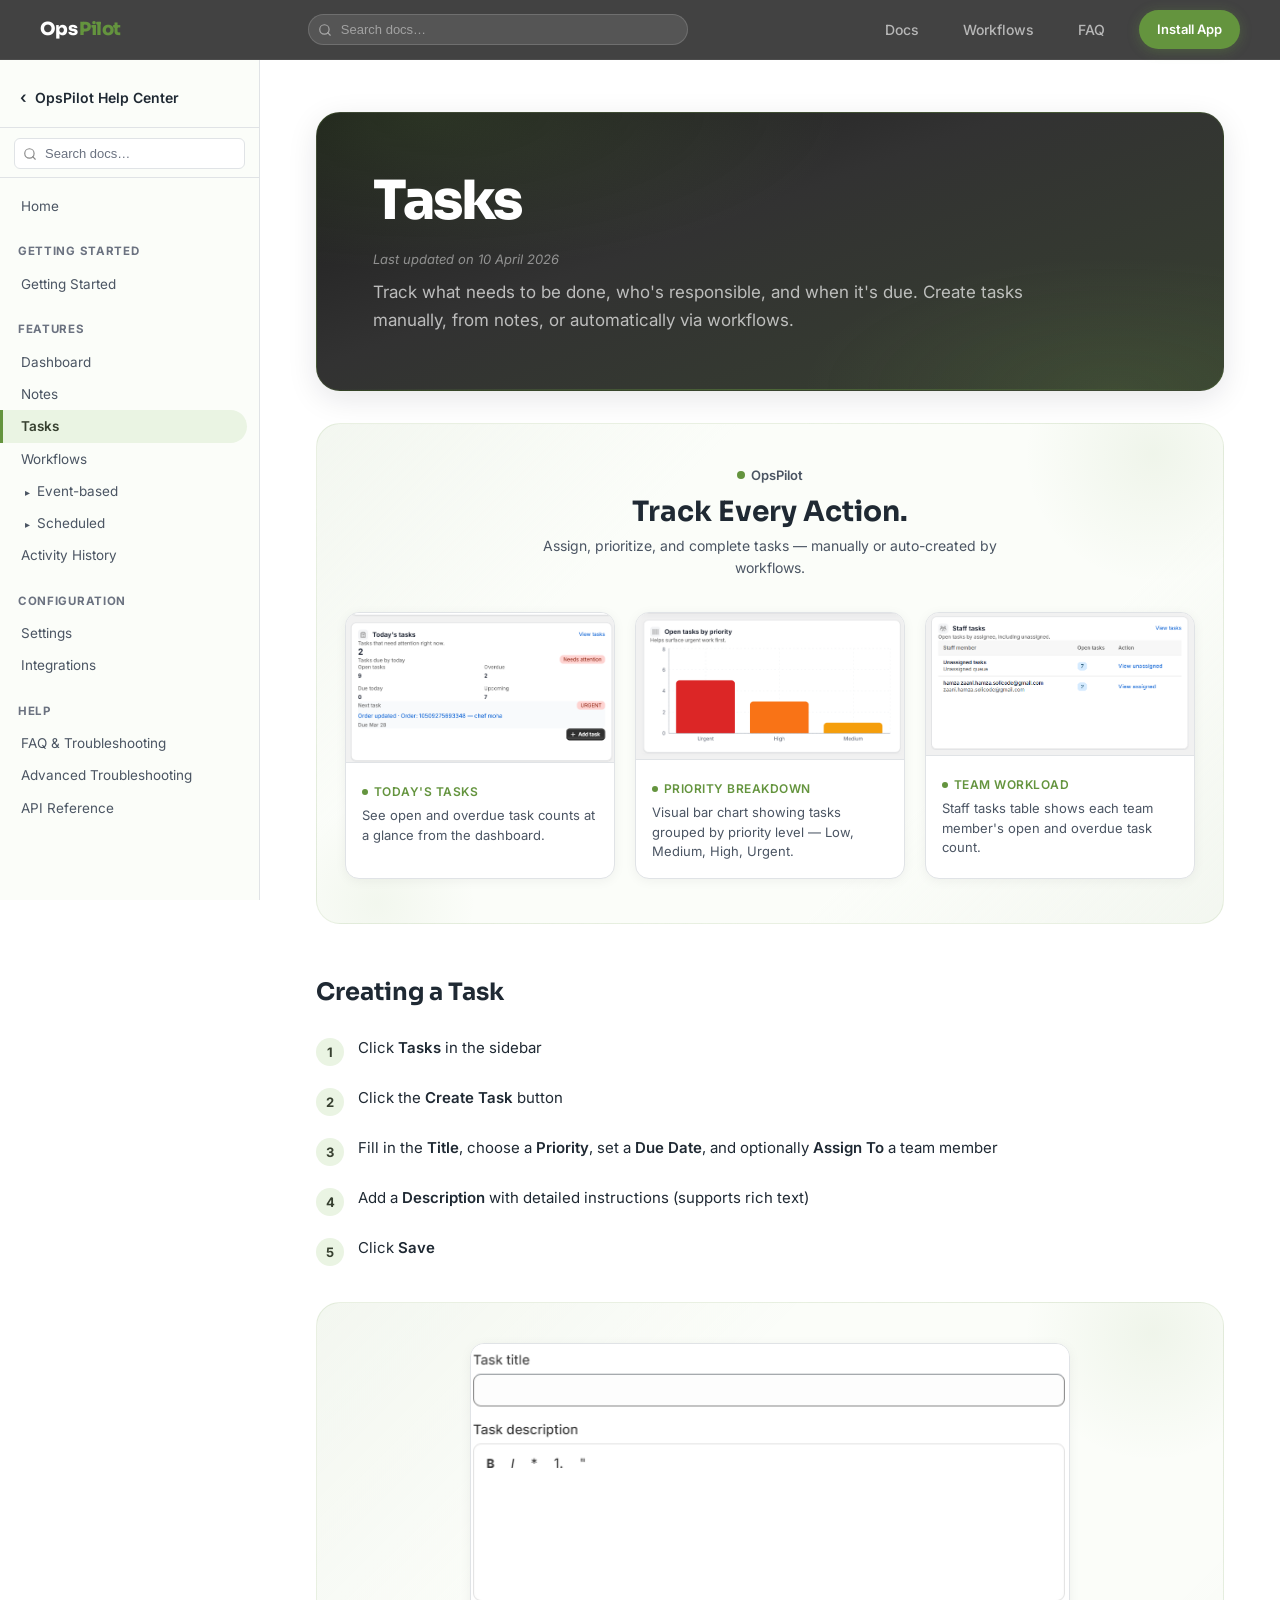
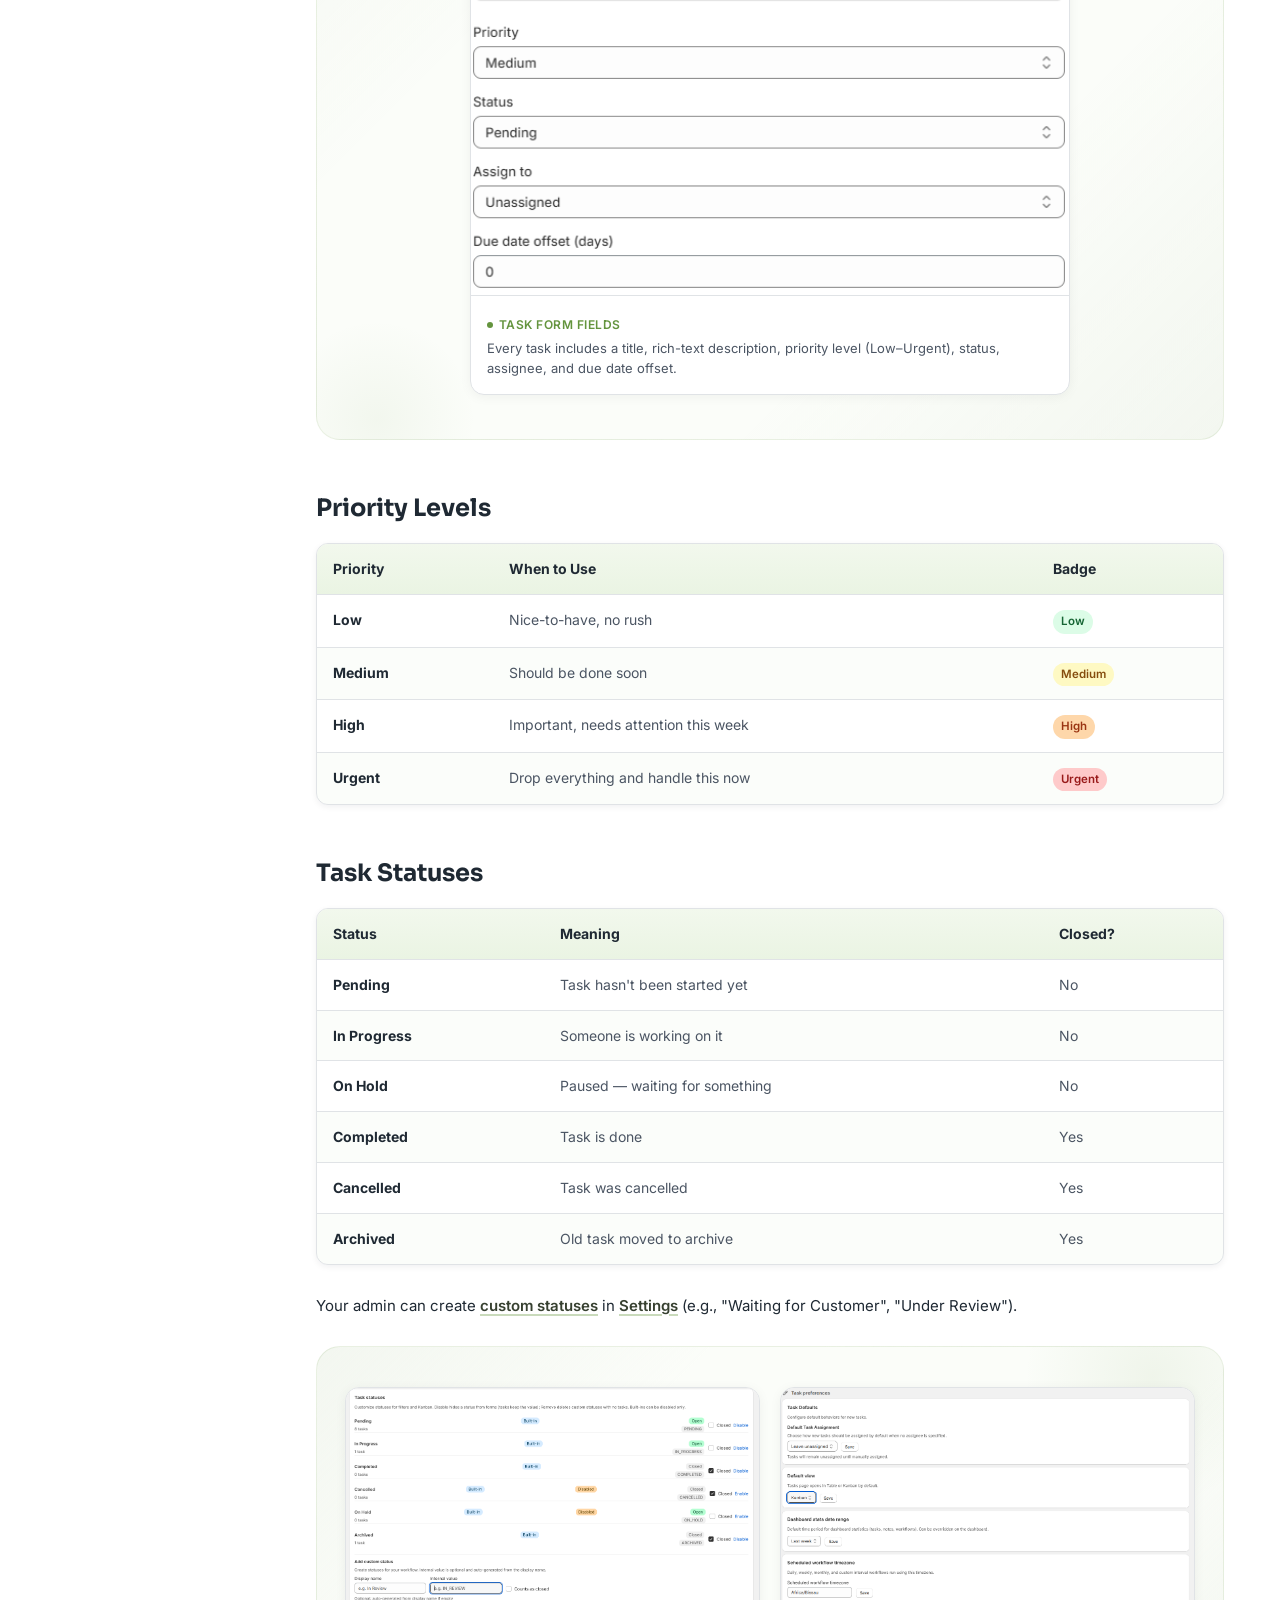
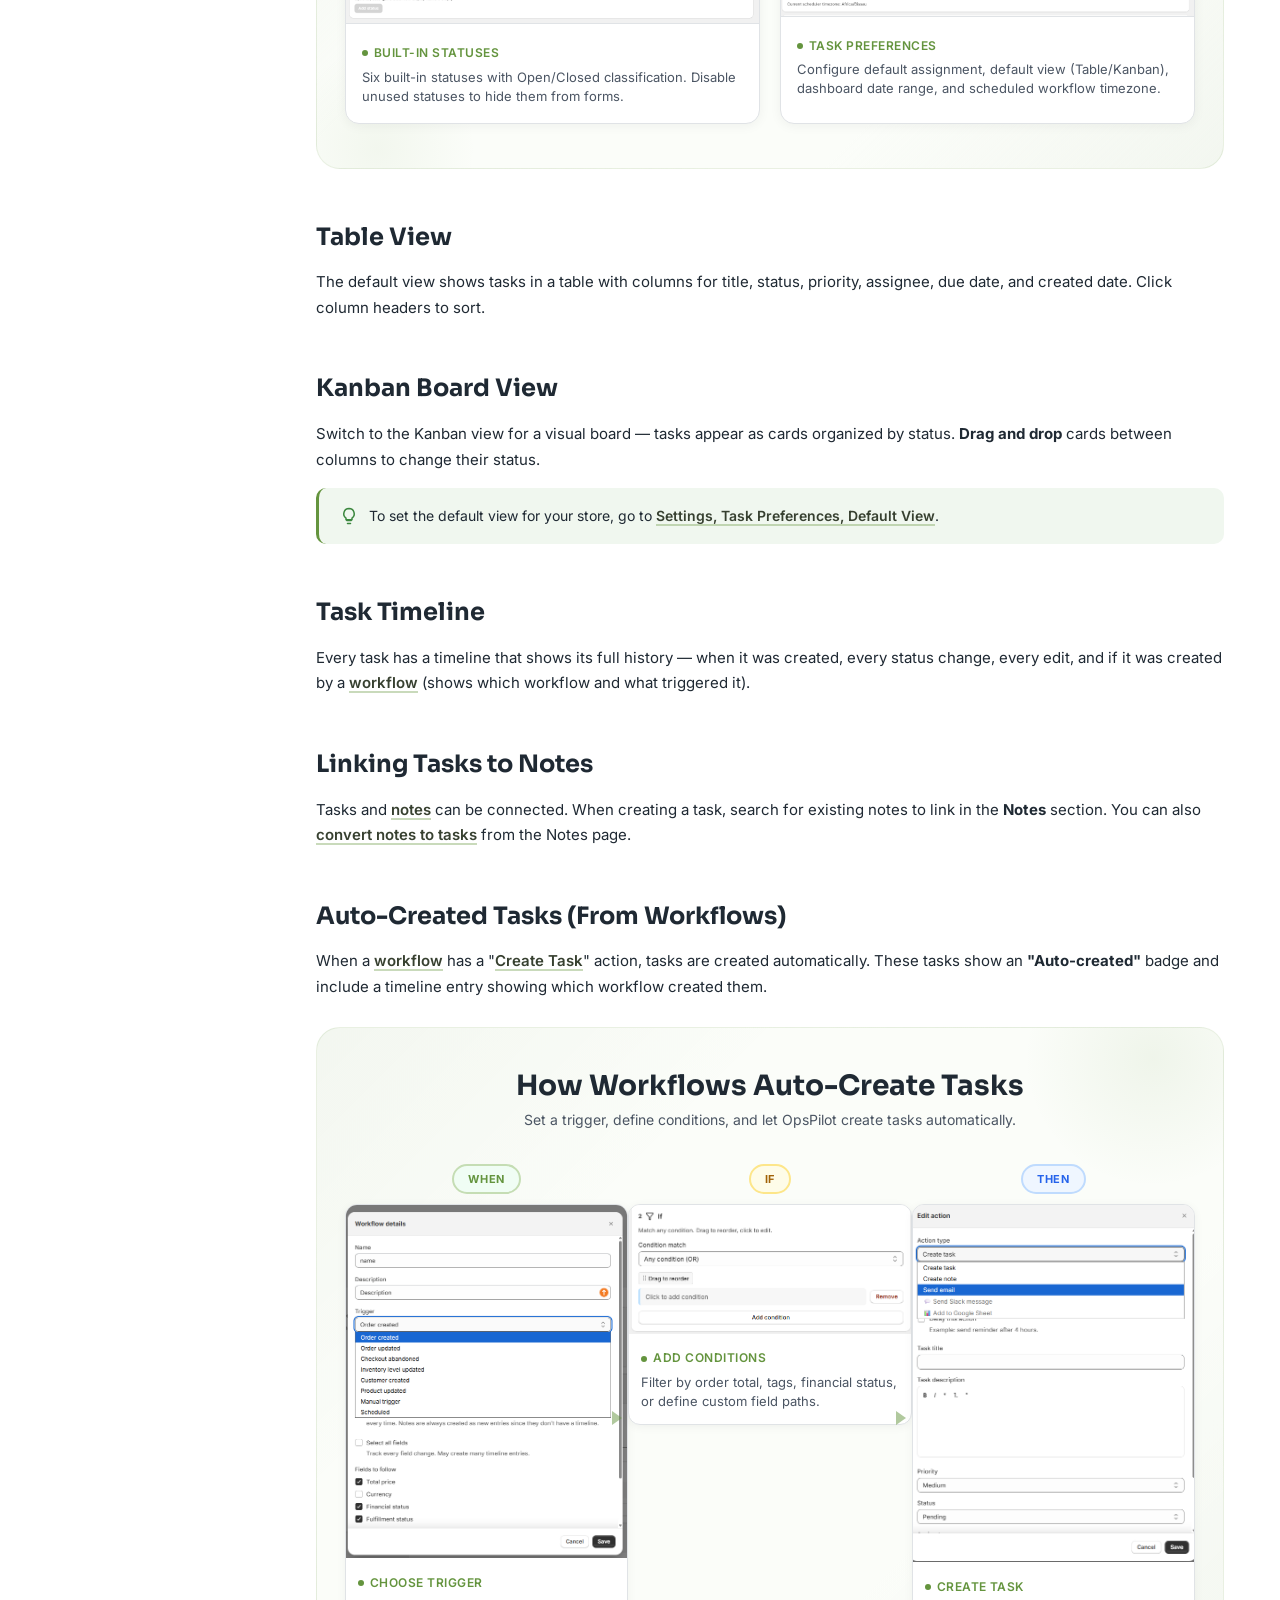
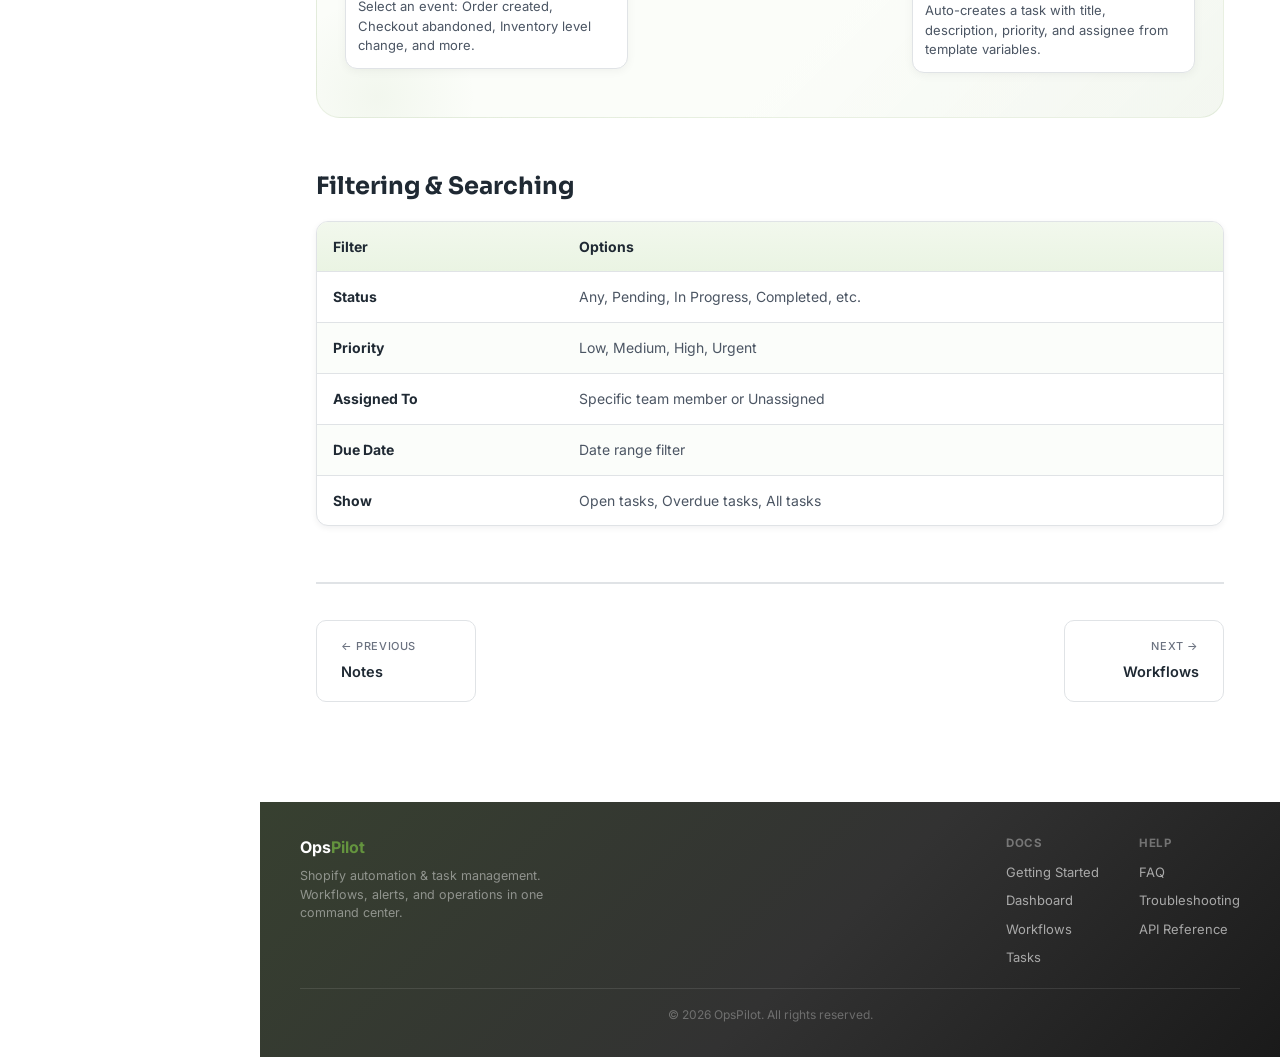
<file: tasks.html>
<!DOCTYPE html>
<html lang="en">
<head>
  <meta charset="UTF-8" />
  <meta name="viewport" content="width=device-width, initial-scale=1.0" />
  <title>Tasks | OpsPilot Docs</title>
  <link rel="stylesheet" href="styles.css" />
  <link rel="icon" type="image/svg+xml" href="favicon.svg?v=6" />
  <link rel="icon" href="favicon.ico?v=6" sizes="any" />
  <link rel="icon" type="image/png" href="favicon-32x32.png?v=6" sizes="32x32" />
  <link rel="apple-touch-icon" href="apple-touch-icon.png?v=6" />
  <link rel="manifest" href="site.webmanifest?v=6" />
  <meta name="theme-color" content="#323232" />
  <meta name="application-name" content="OpsPilot Docs" />
</head>
<body>

<header class="site-header">
  <a class="site-header-logo" href="index.html"><span class="logo-ops">Ops</span><span class="logo-pilot">Pilot</span></a>
  <div class="header-search">
    <input type="text" id="header-doc-search" placeholder="Search docs…" autocomplete="off" />
    <div id="header-search-results" class="header-search-results" style="display:none;"></div>
  </div>
  <nav class="site-header-nav">
    <a href="getting-started.html">Docs</a>
    <a href="workflows.html">Workflows</a>
    <a href="faq.html">FAQ</a>
    <a href="https://apps.shopify.com/" class="header-btn">Install App</a>
  </nav>
</header>

<div class="sidebar-overlay" id="overlay" onclick="toggleSidebar()"></div>

<aside class="sidebar" id="sidebar">
  <div class="sidebar-header">
    <a class="logo" href="index.html"><span class="back-arrow">&lsaquo;</span> OpsPilot Help Center</a>
  </div>
  <div class="sidebar-search">
    <input type="text" id="doc-search" placeholder="Search docs…" autocomplete="off" />
    <div id="search-results" class="search-results" style="display:none;"></div>
  </div>
  <nav>
    <a href="index.html">Home</a>
    <div class="section-label">Getting Started</div>
    <a href="getting-started.html">Getting Started</a>
    <div class="section-label">Features</div>
    <a href="dashboard.html">Dashboard</a>
    <a href="notes.html">Notes</a>
    <a href="tasks.html" class="active">Tasks</a>
    <div class="nav-tree">
      <a href="workflows.html">Workflows</a>
      <div class="tree-branch">
        <div class="tree-node">
          <a href="workflows.html#event-based-triggers" class="tree-toggle" onclick="toggleTree(this)">
            <span class="tree-arrow">&#9656;</span> Event-based
          </a>
          <div class="tree-children">
            <a href="workflows.html#event-based-triggers">Triggers</a>
            <a href="workflows.html#conditions">Conditions</a>
            <a href="workflows.html#actions">Actions</a>
            <a href="template-variables.html">Template Variables</a>
            <a href="workflows.html#delayed-actions">Delayed Actions</a>
            <a href="workflows.html#deduplication">Deduplication</a>
          </div>
        </div>
        <div class="tree-node">
          <a href="workflows.html#scheduled-workflows" class="tree-toggle" onclick="toggleTree(this)">
            <span class="tree-arrow">&#9656;</span> Scheduled
          </a>
          <div class="tree-children">
            <a href="workflows.html#scheduled-trigger">Scheduled Trigger</a>
            <a href="workflows.html#scheduled-workflows">Scheduled Workflows</a>
          </div>
        </div>
      </div>
    </div>
    <a href="activity.html">Activity History</a>
    <div class="section-label">Configuration</div>
    <a href="settings.html">Settings</a>
    <a href="integrations.html">Integrations</a>
    <div class="section-label">Help</div>
    <a href="faq.html">FAQ &amp; Troubleshooting</a>
    <a href="troubleshooting.html">Advanced Troubleshooting</a>
    <a href="api-reference.html">API Reference</a>
  </nav>
</aside>

<div class="main">
  <button class="hamburger" onclick="toggleSidebar()">&#9776;</button>
  <div class="content">

    <div class="section-hero">
      <h1>Tasks</h1>
      <div class="last-updated">Last updated on 10 April 2026</div>
      <p>Track what needs to be done, who's responsible, and when it's due. Create tasks manually, from notes, or automatically via workflows.</p>
    </div>

    <!-- Hero Showcase -->
    <div class="pro-showcase">
      <div class="pro-showcase-header">
        <div class="pro-showcase-logo">OpsPilot</div>
        <div class="pro-showcase-title">Track Every Action.</div>
        <div class="pro-showcase-subtitle">Assign, prioritize, and complete tasks — manually or auto-created by workflows.</div>
      </div>
      <div class="pro-showcase-grid cols-3">
        <div class="pro-card">
          <img class="pro-card-img" src="images/dashboard/Screenshot%202026-04-08%20183912.png" alt="Today's tasks dashboard card showing open and overdue counts" loading="lazy" />
          <div class="pro-card-body">
            <div class="pro-card-label">Today's Tasks</div>
            <p class="pro-card-desc">See open and overdue task counts at a glance from the dashboard.</p>
          </div>
        </div>
        <div class="pro-card">
          <img class="pro-card-img" src="images/dashboard/Screenshot%202026-04-08%20183943.png" alt="Open tasks by priority — bar chart showing Low, Medium, High, Urgent" loading="lazy" />
          <div class="pro-card-body">
            <div class="pro-card-label">Priority Breakdown</div>
            <p class="pro-card-desc">Visual bar chart showing tasks grouped by priority level — Low, Medium, High, Urgent.</p>
          </div>
        </div>
        <div class="pro-card">
          <img class="pro-card-img" src="images/dashboard/Screenshot%202026-04-08%20184004.png" alt="Staff tasks table — assignee, open tasks, overdue tasks" loading="lazy" />
          <div class="pro-card-body">
            <div class="pro-card-label">Team Workload</div>
            <p class="pro-card-desc">Staff tasks table shows each team member's open and overdue task count.</p>
          </div>
        </div>
      </div>
    </div>

    <h2 id="creating-a-task">Creating a Task</h2>
    <div class="steps">
      <div class="step"><div class="step-content">Click <strong>Tasks</strong> in the sidebar</div></div>
      <div class="step"><div class="step-content">Click the <strong>Create Task</strong> button</div></div>
      <div class="step"><div class="step-content">Fill in the <strong>Title</strong>, choose a <strong>Priority</strong>, set a <strong>Due Date</strong>, and optionally <strong>Assign To</strong> a team member</div></div>
      <div class="step"><div class="step-content">Add a <strong>Description</strong> with detailed instructions (supports rich text)</div></div>
      <div class="step"><div class="step-content">Click <strong>Save</strong></div></div>
    </div>

    <!-- Task Form Showcase -->
    <div class="pro-showcase">
      <div class="pro-showcase-grid cols-1">
        <div class="pro-card">
          <img class="pro-card-img" src="images/ation_informations.png" alt="Task form — title, description, priority, status, assignee, due date offset" loading="lazy" />
          <div class="pro-card-body">
            <div class="pro-card-label">Task Form Fields</div>
            <p class="pro-card-desc">Every task includes a title, rich-text description, priority level (Low–Urgent), status, assignee, and due date offset.</p>
          </div>
        </div>
      </div>
    </div>

    <h2 id="priority-levels">Priority Levels</h2>
    <table>
      <thead><tr><th>Priority</th><th>When to Use</th><th>Badge</th></tr></thead>
      <tbody>
        <tr><td><strong>Low</strong></td><td>Nice-to-have, no rush</td><td><span class="badge badge-green">Low</span></td></tr>
        <tr><td><strong>Medium</strong></td><td>Should be done soon</td><td><span class="badge badge-yellow">Medium</span></td></tr>
        <tr><td><strong>High</strong></td><td>Important, needs attention this week</td><td><span class="badge badge-orange">High</span></td></tr>
        <tr><td><strong>Urgent</strong></td><td>Drop everything and handle this now</td><td><span class="badge badge-red">Urgent</span></td></tr>
      </tbody>
    </table>

    <h2 id="task-statuses">Task Statuses</h2>
    <table>
      <thead><tr><th>Status</th><th>Meaning</th><th>Closed?</th></tr></thead>
      <tbody>
        <tr><td><strong>Pending</strong></td><td>Task hasn't been started yet</td><td>No</td></tr>
        <tr><td><strong>In Progress</strong></td><td>Someone is working on it</td><td>No</td></tr>
        <tr><td><strong>On Hold</strong></td><td>Paused — waiting for something</td><td>No</td></tr>
        <tr><td><strong>Completed</strong></td><td>Task is done</td><td>Yes</td></tr>
        <tr><td><strong>Cancelled</strong></td><td>Task was cancelled</td><td>Yes</td></tr>
        <tr><td><strong>Archived</strong></td><td>Old task moved to archive</td><td>Yes</td></tr>
      </tbody>
    </table>
    <p>Your admin can create <strong><a href="settings.html#creating-custom-statuses">custom statuses</a></strong> in <a href="settings.html">Settings</a> (e.g., "Waiting for Customer", "Under Review").</p>

    <!-- Task Statuses Showcase -->
    <div class="pro-showcase">
      <div class="pro-showcase-grid cols-2">
        <div class="pro-card">
          <img class="pro-card-img" src="images/settings/Screenshot%202026-04-08%20181909.png" alt="Task statuses settings — Pending, In Progress, Completed, Cancelled, On Hold, Archived with Enable/Disable toggles" loading="lazy" />
          <div class="pro-card-body">
            <div class="pro-card-label">Built-in Statuses</div>
            <p class="pro-card-desc">Six built-in statuses with Open/Closed classification. Disable unused statuses to hide them from forms.</p>
          </div>
        </div>
        <div class="pro-card">
          <img class="pro-card-img" src="images/settings/Screenshot%202026-04-08%20181809.png" alt="Task preferences — default assignment, default view, dashboard date range, scheduled timezone" loading="lazy" />
          <div class="pro-card-body">
            <div class="pro-card-label">Task Preferences</div>
            <p class="pro-card-desc">Configure default assignment, default view (Table/Kanban), dashboard date range, and scheduled workflow timezone.</p>
          </div>
        </div>
      </div>
    </div>

    <h2 id="table-view">Table View</h2>
    <p>The default view shows tasks in a table with columns for title, status, priority, assignee, due date, and created date. Click column headers to sort.</p>

    <h2 id="kanban-board-view">Kanban Board View</h2>
    <p>Switch to the Kanban view for a visual board — tasks appear as cards organized by status. <strong>Drag and drop</strong> cards between columns to change their status.</p>

    <div class="callout callout-tip">
      <span class="callout-icon"><svg xmlns="http://www.w3.org/2000/svg" width="18" height="18" viewBox="0 0 24 24" fill="none" stroke="#3b873e" stroke-width="2" stroke-linecap="round" stroke-linejoin="round"><path d="M9 18h6"/><path d="M10 22h4"/><path d="M12 2a7 7 0 0 0-4 12.7V17h8v-2.3A7 7 0 0 0 12 2z"/></svg></span>
      <div>To set the default view for your store, go to <strong><a href="settings.html#default-view">Settings, Task Preferences, Default View</a></strong>.</div>
    </div>

    <h2 id="task-timeline">Task Timeline</h2>
    <p>Every task has a timeline that shows its full history — when it was created, every status change, every edit, and if it was created by a <a href="workflows.html">workflow</a> (shows which workflow and what triggered it).</p>

    <h2 id="linking-tasks-to-notes">Linking Tasks to Notes</h2>
    <p>Tasks and <a href="notes.html">notes</a> can be connected. When creating a task, search for existing notes to link in the <strong>Notes</strong> section. You can also <a href="notes.html#converting-notes-to-tasks">convert notes to tasks</a> from the Notes page.</p>

    <h2 id="auto-created-tasks">Auto-Created Tasks (From Workflows)</h2>
    <p>When a <a href="workflows.html">workflow</a> has a "<a href="workflows.html#create-task">Create Task</a>" action, tasks are created automatically. These tasks show an <strong>"Auto-created"</strong> badge and include a timeline entry showing which workflow created them.</p>

    <!-- Auto-Created Tasks Showcase -->
    <div class="pro-showcase">
      <div class="pro-showcase-header">
        <div class="pro-showcase-title">How Workflows Auto-Create Tasks</div>
        <div class="pro-showcase-subtitle">Set a trigger, define conditions, and let OpsPilot create tasks automatically.</div>
      </div>
      <div class="pro-flow">
        <div class="pro-flow-step">
          <div class="pro-flow-badge when">When</div>
          <div class="pro-flow-card">
            <img src="images/chous_the_triger_action_.png" alt="Trigger selection — Order created, Checkout abandoned, Inventory level, etc." loading="lazy" />
            <div class="pro-card-body">
              <div class="pro-card-label">Choose Trigger</div>
              <p class="pro-card-desc">Select an event: Order created, Checkout abandoned, Inventory level change, and more.</p>
            </div>
          </div>
        </div>
        <div class="pro-flow-step">
          <div class="pro-flow-badge if">If</div>
          <div class="pro-flow-card">
            <img src="images/add_a_condetion_to_the_workflow_.png" alt="Condition builder — add conditions to filter when the workflow runs" loading="lazy" />
            <div class="pro-card-body">
              <div class="pro-card-label">Add Conditions</div>
              <p class="pro-card-desc">Filter by order total, tags, financial status, or define custom field paths.</p>
            </div>
          </div>
        </div>
        <div class="pro-flow-step">
          <div class="pro-flow-badge then">Then</div>
          <div class="pro-flow-card">
            <img src="images/the_action_tipe_.png" alt="Action type dropdown — Create task selected" loading="lazy" />
            <div class="pro-card-body">
              <div class="pro-card-label">Create Task</div>
              <p class="pro-card-desc">Auto-creates a task with title, description, priority, and assignee from template variables.</p>
            </div>
          </div>
        </div>
      </div>
    </div>

    <h2 id="filtering-searching">Filtering &amp; Searching</h2>
    <table>
      <thead><tr><th>Filter</th><th>Options</th></tr></thead>
      <tbody>
        <tr><td><strong>Status</strong></td><td>Any, Pending, In Progress, Completed, etc.</td></tr>
        <tr><td><strong>Priority</strong></td><td>Low, Medium, High, Urgent</td></tr>
        <tr><td><strong>Assigned To</strong></td><td>Specific team member or Unassigned</td></tr>
        <tr><td><strong>Due Date</strong></td><td>Date range filter</td></tr>
        <tr><td><strong>Show</strong></td><td>Open tasks, Overdue tasks, All tasks</td></tr>
      </tbody>
    </table>

    <div class="page-nav">
      <a class="page-nav-btn page-nav-prev" href="notes.html"><span class="nav-label">&#8592; Previous</span>Notes</a>
      <a class="page-nav-btn page-nav-next" href="workflows.html"><span class="nav-label">Next &#8594;</span>Workflows </a>
    </div>

  </div>
</div>

<footer class="site-footer">
  <div class="site-footer-inner">
    <div class="site-footer-brand">
      <a class="footer-logo" href="index.html"><span>Ops</span><span class="logo-pilot">Pilot</span></a>
      <p>Shopify automation &amp; task management. Workflows, alerts, and operations in one command center.</p>
    </div>
    <div class="site-footer-links">
      <div>
        <span class="footer-heading">Docs</span>
        <a href="getting-started.html">Getting Started</a>
        <a href="dashboard.html">Dashboard</a>
        <a href="workflows.html">Workflows</a>
        <a href="tasks.html">Tasks</a>
      </div>
      <div>
        <span class="footer-heading">Help</span>
        <a href="faq.html">FAQ</a>
        <a href="troubleshooting.html">Troubleshooting</a>
        <a href="api-reference.html">API Reference</a>
      </div>
    </div>
  </div>
  <div class="site-footer-bottom">&copy; 2026 OpsPilot. All rights reserved.</div>
</footer>

<script src="nav.js"></script>
<!-- Crisp Live Chat -->
<script type="text/javascript">
  window.$crisp=[];window.CRISP_WEBSITE_ID="6f9ec4d1-3401-45af-af1c-9f0f0315773c";
  (function(){var d=document;var s=d.createElement("script");s.src="https://client.crisp.chat/l.js";s.async=1;d.getElementsByTagName("head")[0].appendChild(s);})();
</script>
</body>
</html>
</file>
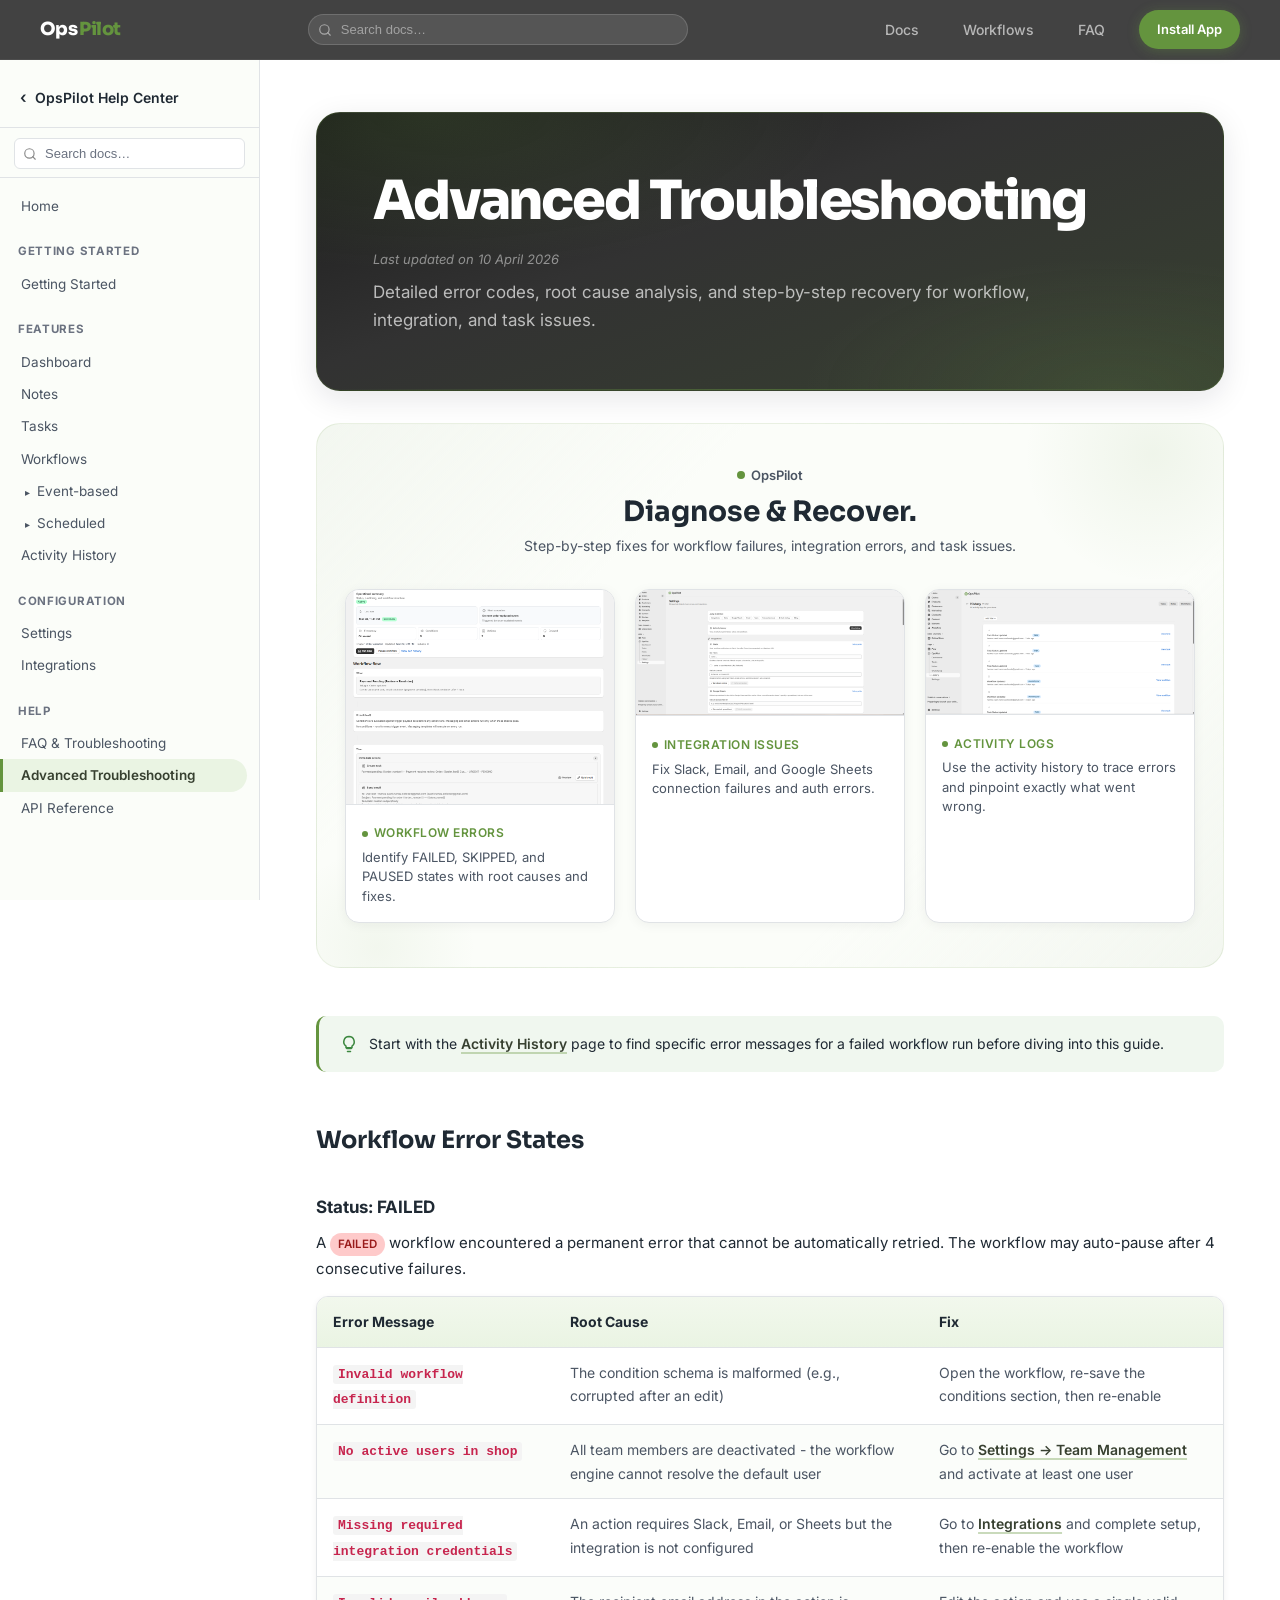
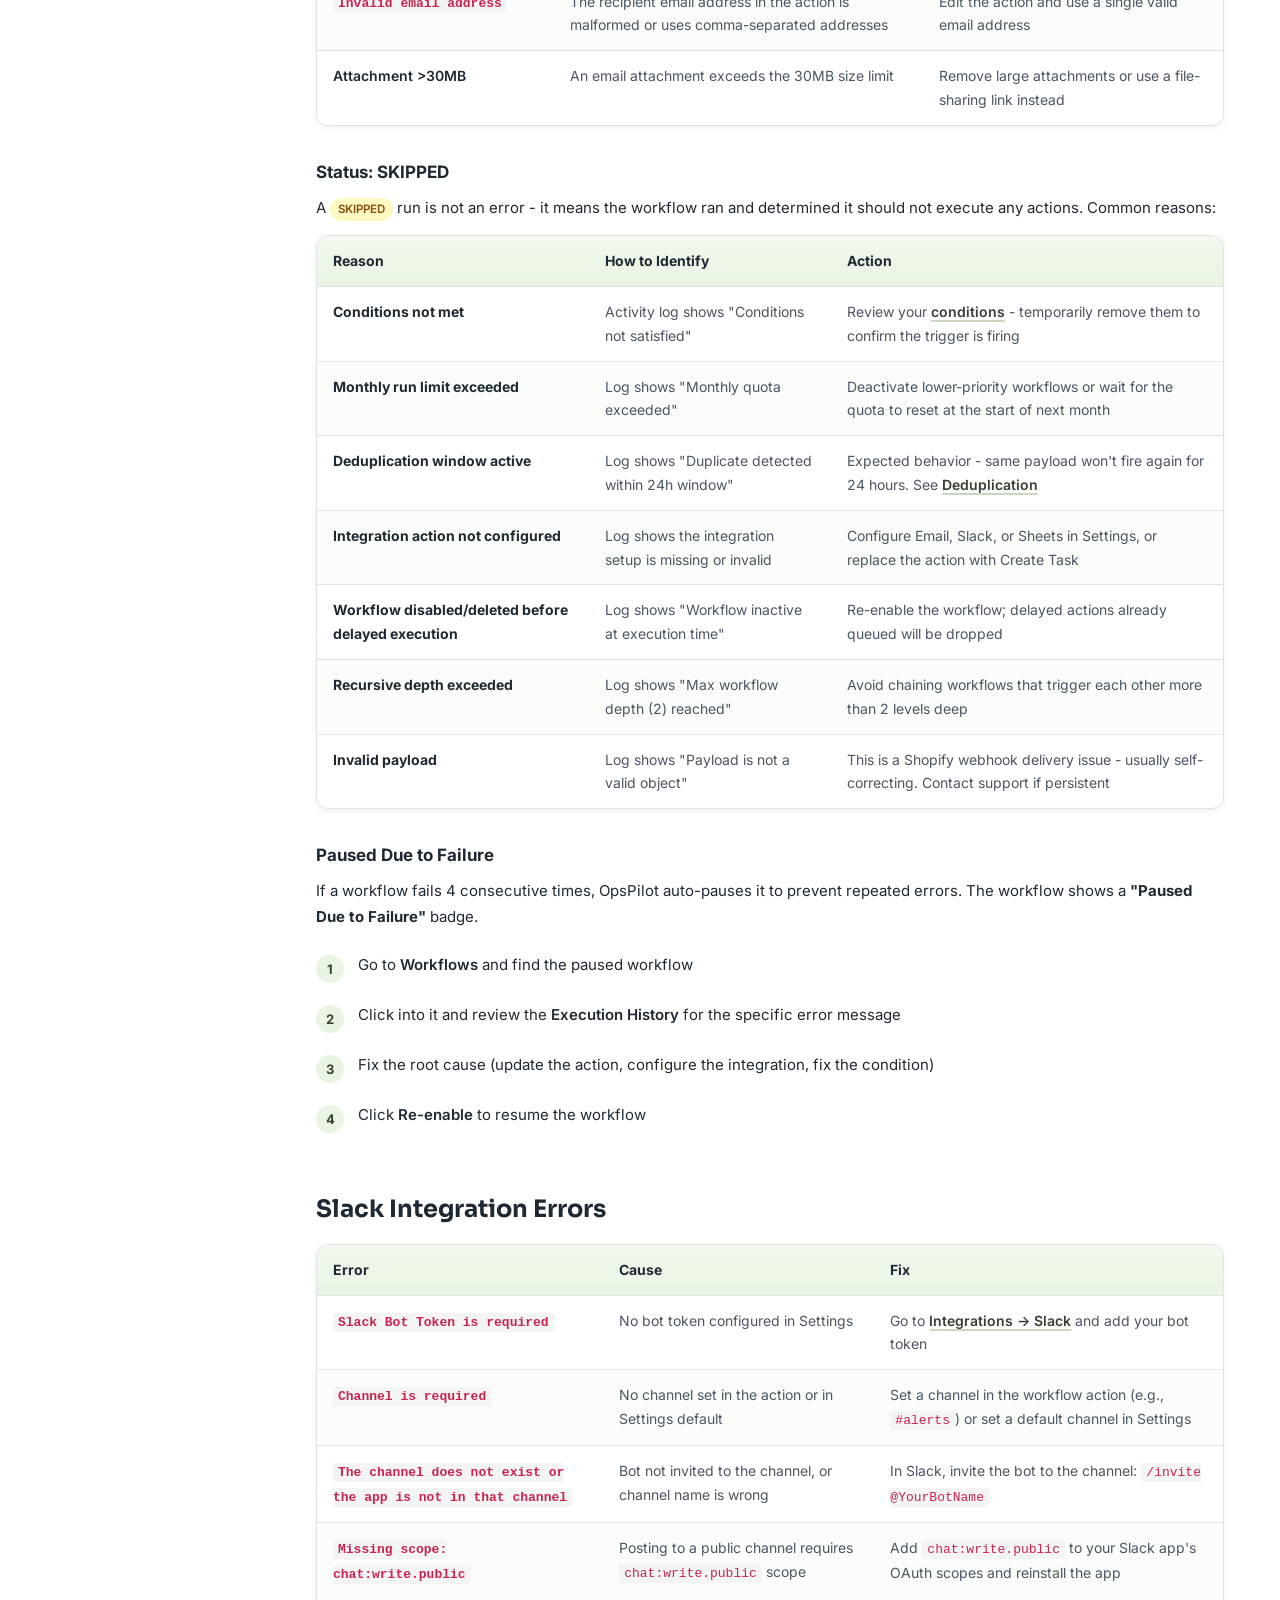
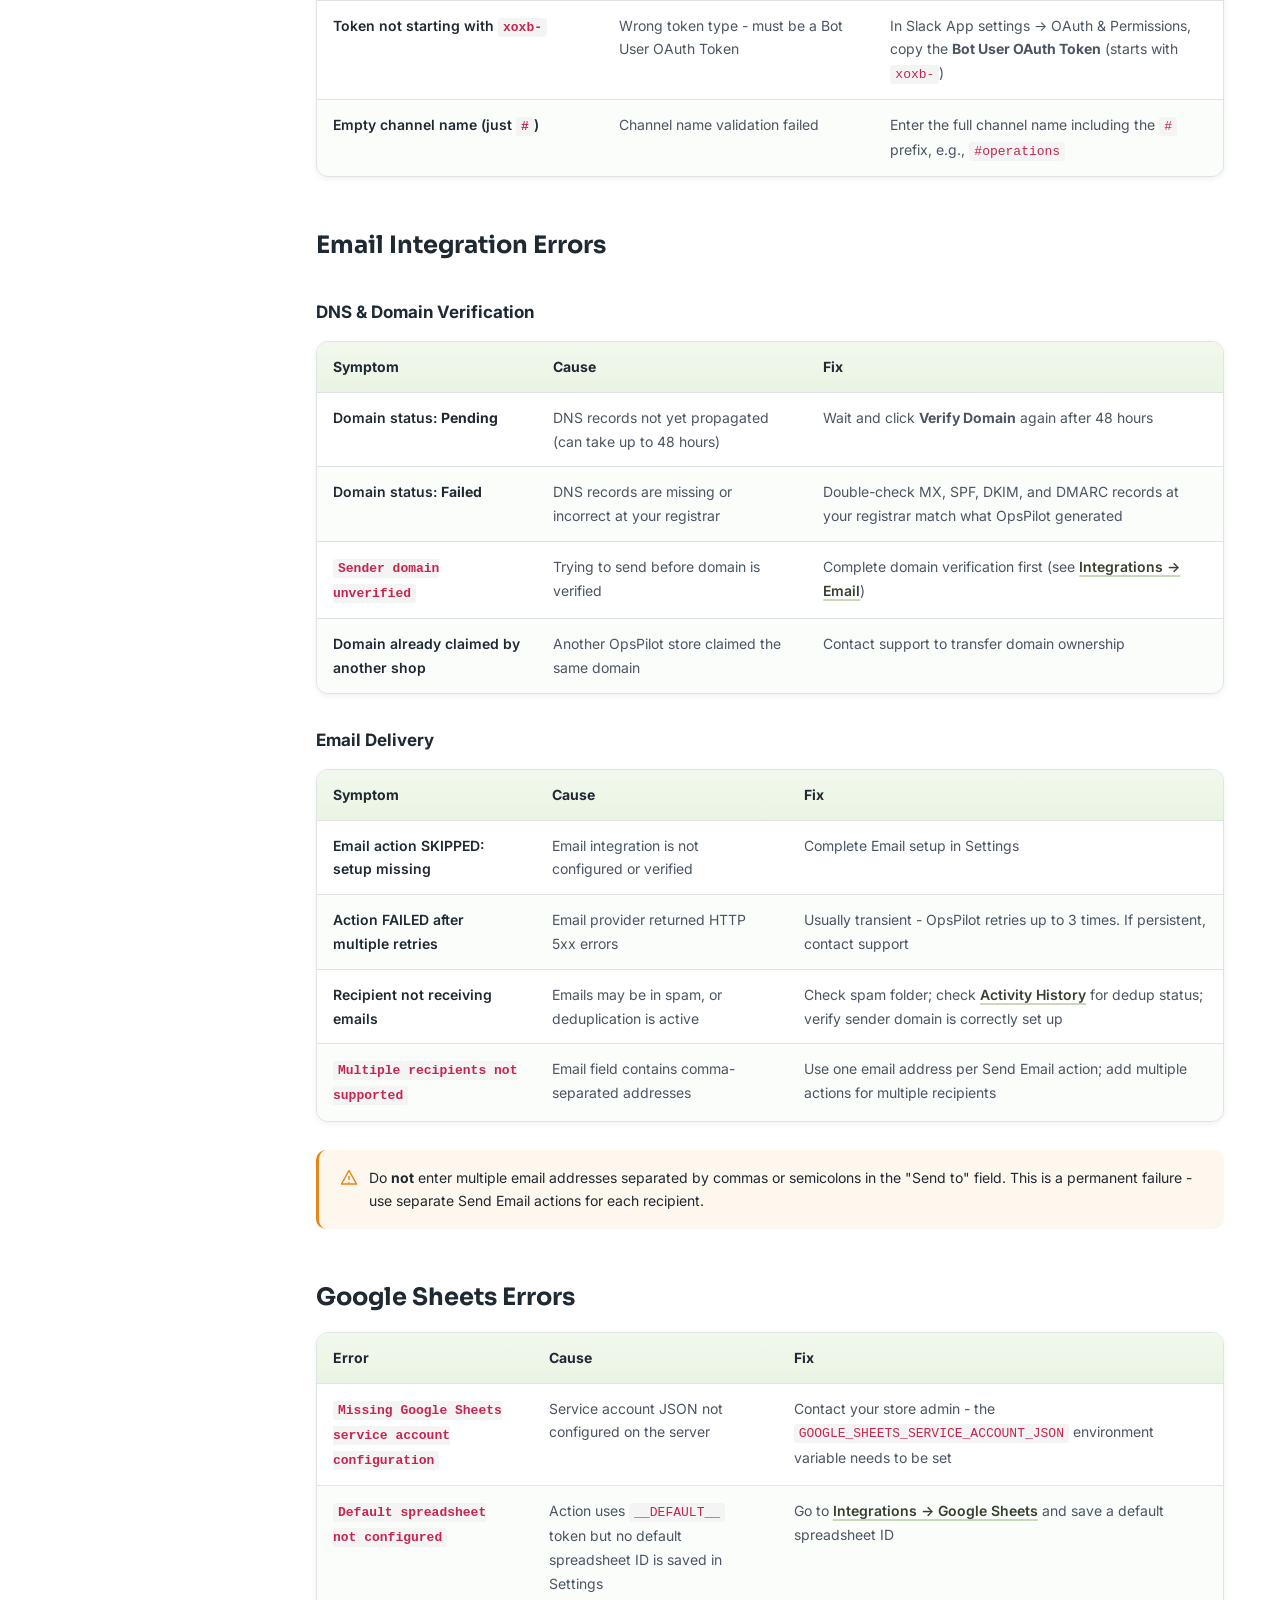
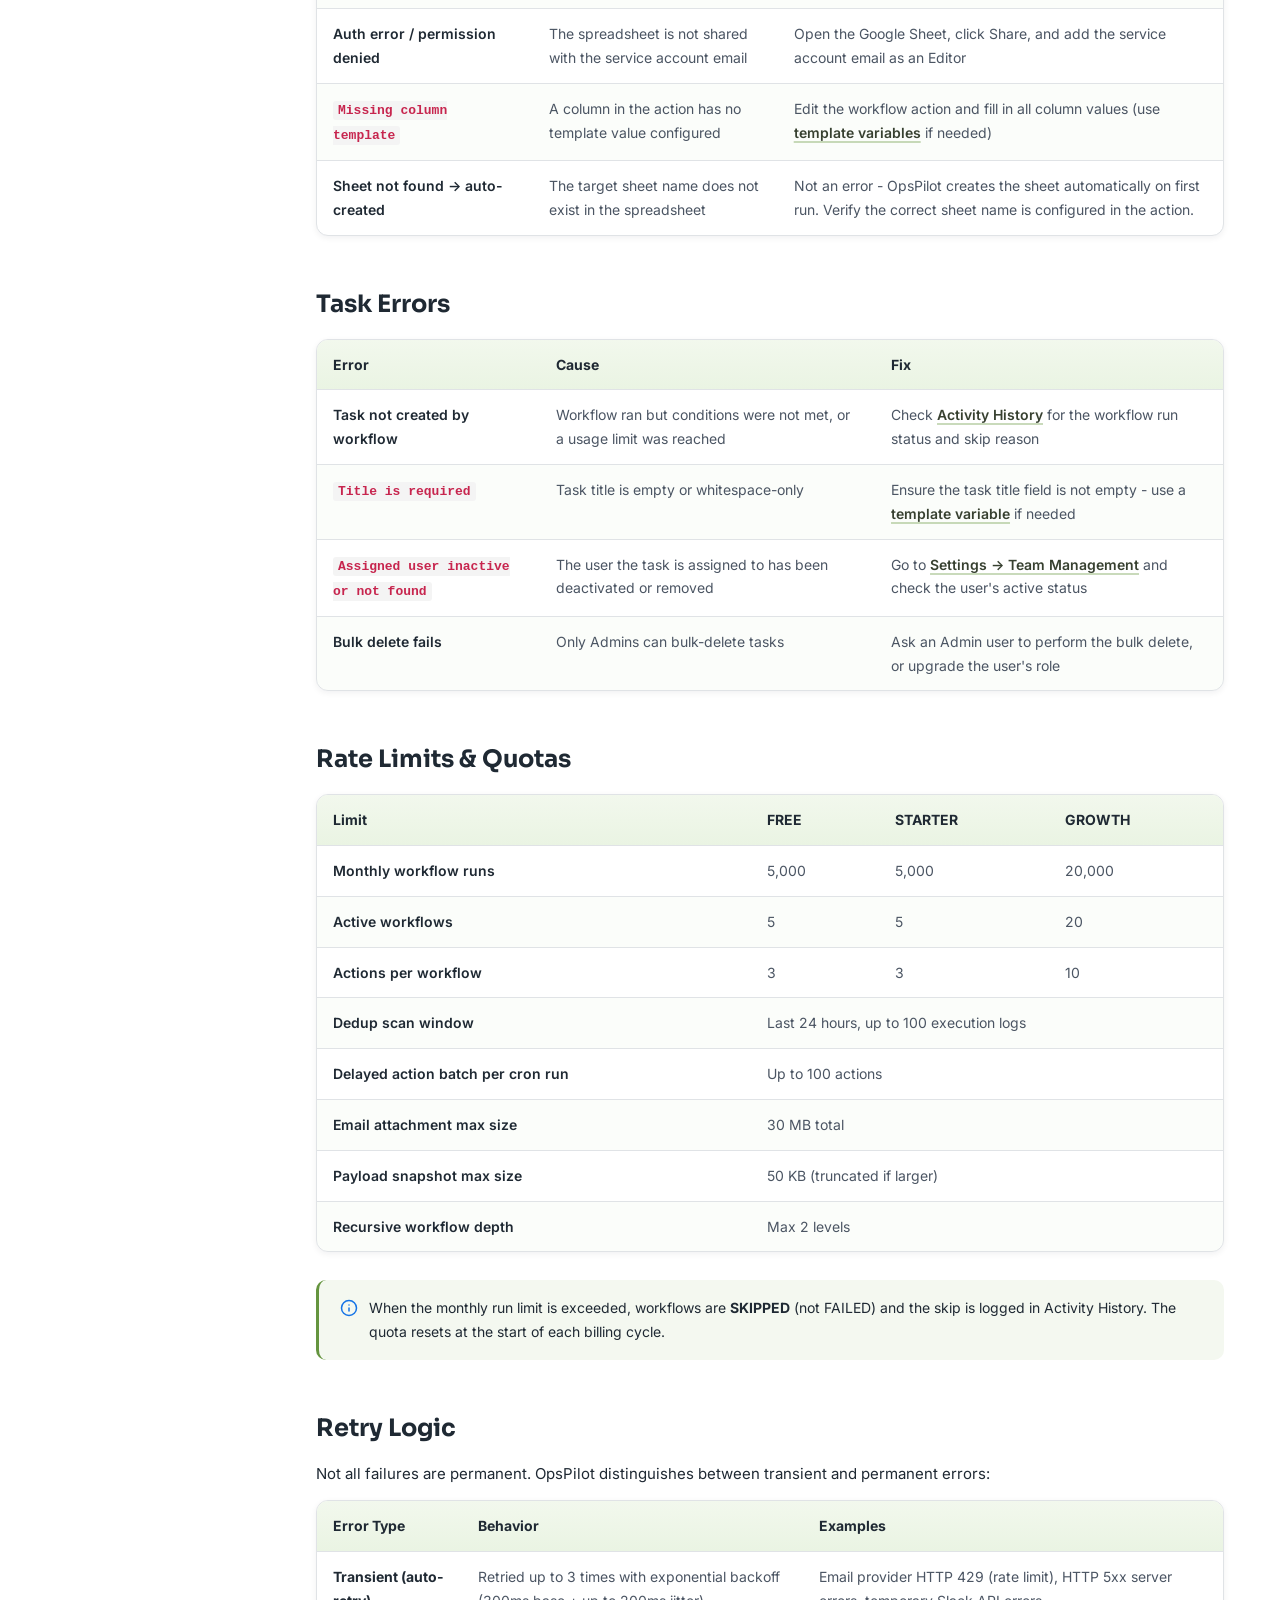
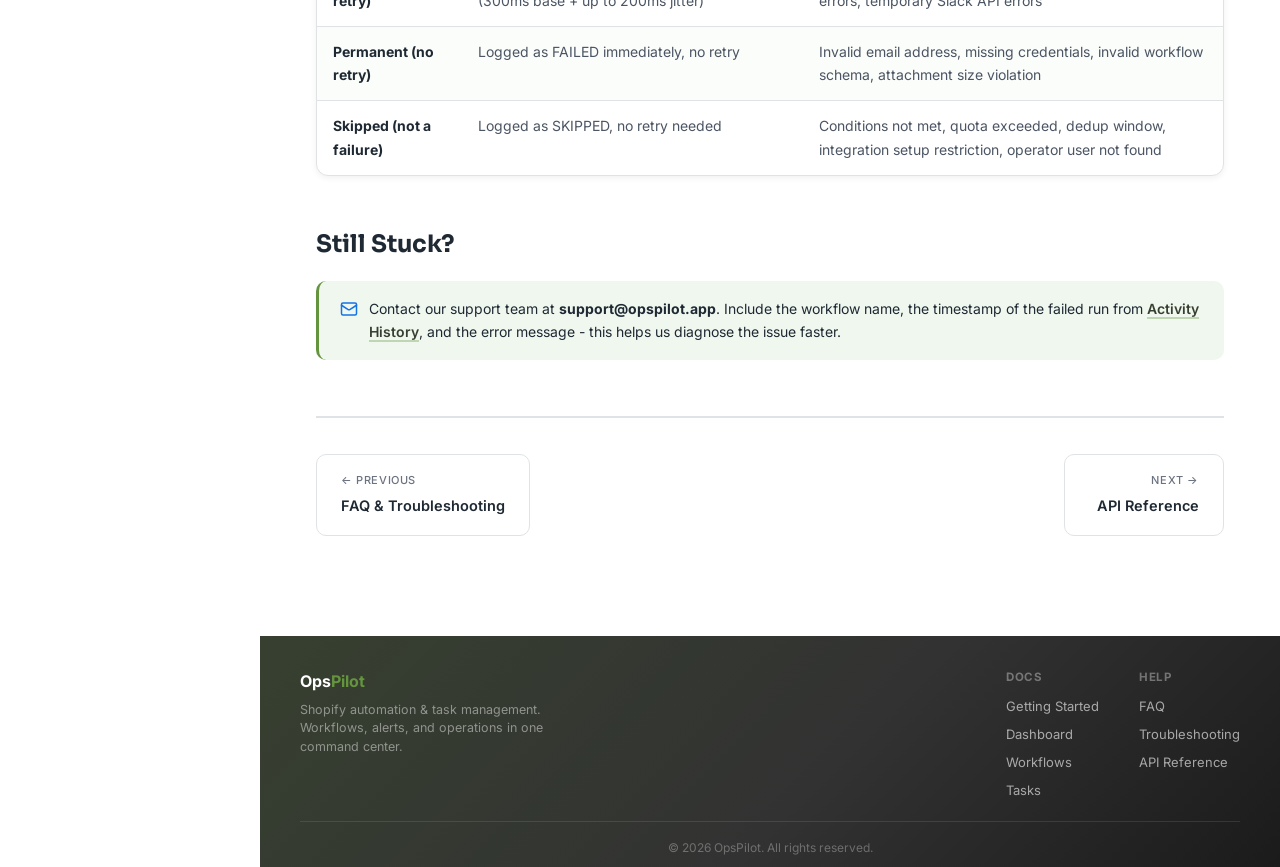
<file: troubleshooting.html>
<!DOCTYPE html>
<html lang="en">
<head>
  <meta charset="UTF-8" />
  <meta name="viewport" content="width=device-width, initial-scale=1.0" />
  <title>Advanced Troubleshooting | OpsPilot Docs</title>
  <link rel="stylesheet" href="styles.css" />
  <link rel="icon" type="image/svg+xml" href="favicon.svg?v=6" />
  <link rel="icon" href="favicon.ico?v=6" sizes="any" />
  <link rel="icon" type="image/png" href="favicon-32x32.png?v=6" sizes="32x32" />
  <link rel="apple-touch-icon" href="apple-touch-icon.png?v=6" />
  <link rel="manifest" href="site.webmanifest?v=6" />
  <meta name="theme-color" content="#323232" />
  <meta name="application-name" content="OpsPilot Docs" />
</head>
<body>

<header class="site-header">
  <a class="site-header-logo" href="index.html"><span class="logo-ops">Ops</span><span class="logo-pilot">Pilot</span></a>
  <div class="header-search">
    <input type="text" id="header-doc-search" placeholder="Search docs…" autocomplete="off" />
    <div id="header-search-results" class="header-search-results" style="display:none;"></div>
  </div>
  <nav class="site-header-nav">
    <a href="getting-started.html">Docs</a>
    <a href="workflows.html">Workflows</a>
    <a href="faq.html">FAQ</a>
    <a href="https://apps.shopify.com/" class="header-btn">Install App</a>
  </nav>
</header>

<div class="sidebar-overlay" id="overlay" onclick="toggleSidebar()"></div>

<aside class="sidebar" id="sidebar">
  <div class="sidebar-header">
    <a class="logo" href="index.html"><span class="back-arrow">&lsaquo;</span> OpsPilot Help Center</a>
  </div>
  <div class="sidebar-search">
    <input type="text" id="doc-search" placeholder="Search docs…" autocomplete="off" />
    <div id="search-results" class="search-results" style="display:none;"></div>
  </div>
  <nav>
    <a href="index.html">Home</a>
    <div class="section-label">Getting Started</div>
    <a href="getting-started.html">Getting Started</a>
    <div class="section-label">Features</div>
    <a href="dashboard.html">Dashboard</a>
    <a href="notes.html">Notes</a>
    <a href="tasks.html">Tasks</a>
    <div class="nav-tree">
      <a href="workflows.html">Workflows</a>
      <div class="tree-branch">
        <div class="tree-node">
          <a href="workflows.html#event-based-triggers" class="tree-toggle" onclick="toggleTree(this)">
            <span class="tree-arrow">&#9656;</span> Event-based
          </a>
          <div class="tree-children">
            <a href="workflows.html#event-based-triggers">Triggers</a>
            <a href="workflows.html#conditions">Conditions</a>
            <a href="workflows.html#actions">Actions</a>
            <a href="template-variables.html">Template Variables</a>
            <a href="workflows.html#delayed-actions">Delayed Actions</a>
            <a href="workflows.html#deduplication">Deduplication</a>
          </div>
        </div>
        <div class="tree-node">
          <a href="workflows.html#scheduled-workflows" class="tree-toggle" onclick="toggleTree(this)">
            <span class="tree-arrow">&#9656;</span> Scheduled
          </a>
          <div class="tree-children">
            <a href="workflows.html#scheduled-trigger">Scheduled Trigger</a>
            <a href="workflows.html#scheduled-workflows">Scheduled Workflows</a>
          </div>
        </div>
      </div>
    </div>
    <a href="activity.html">Activity History</a>
    <div class="section-label">Configuration</div>
    <a href="settings.html">Settings</a>
    <a href="integrations.html">Integrations</a>
    <div class="section-label">Help</div>
    <a href="faq.html">FAQ &amp; Troubleshooting</a>
    <a href="troubleshooting.html" class="active">Advanced Troubleshooting</a>
    <a href="api-reference.html">API Reference</a>
  </nav>
</aside>

<div class="main">
  <button class="hamburger" onclick="toggleSidebar()">&#9776;</button>
  <div class="content">

    <div class="section-hero">
      <h1>Advanced Troubleshooting</h1>
      <div class="last-updated">Last updated on 10 April 2026</div>
      <p>Detailed error codes, root cause analysis, and step-by-step recovery for workflow, integration, and task issues.</p>
    </div>

    <!-- Hero Showcase -->
    <div class="pro-showcase">
      <div class="pro-showcase-header">
        <div class="pro-showcase-logo">OpsPilot</div>
        <div class="pro-showcase-title">Diagnose &amp; Recover.</div>
        <div class="pro-showcase-subtitle">Step-by-step fixes for workflow failures, integration errors, and task issues.</div>
      </div>
      <div class="pro-showcase-grid cols-3">
        <div class="pro-card">
          <img class="pro-card-img" src="images/you_can_manage_your_woek_flow_hear_.png" alt="Workflow detail page with execution history" loading="lazy" />
          <div class="pro-card-body">
            <div class="pro-card-label">Workflow Errors</div>
            <p class="pro-card-desc">Identify FAILED, SKIPPED, and PAUSED states with root causes and fixes.</p>
          </div>
        </div>
        <div class="pro-card">
          <img class="pro-card-img" src="images/settings/Screenshot%202026-04-08%20175929.png" alt="Settings page showing integration configuration" loading="lazy" />
          <div class="pro-card-body">
            <div class="pro-card-label">Integration Issues</div>
            <p class="pro-card-desc">Fix Slack, Email, and Google Sheets connection failures and auth errors.</p>
          </div>
        </div>
        <div class="pro-card">
          <img class="pro-card-img" src="images/history/Screenshot%202026-04-09%20143316.png" alt="Activity history feed with action log entries" loading="lazy" />
          <div class="pro-card-body">
            <div class="pro-card-label">Activity Logs</div>
            <p class="pro-card-desc">Use the activity history to trace errors and pinpoint exactly what went wrong.</p>
          </div>
        </div>
      </div>
    </div>

    <div class="callout callout-tip">
      <span class="callout-icon"><svg xmlns="http://www.w3.org/2000/svg" width="18" height="18" viewBox="0 0 24 24" fill="none" stroke="#3b873e" stroke-width="2" stroke-linecap="round" stroke-linejoin="round"><path d="M9 18h6"/><path d="M10 22h4"/><path d="M12 2a7 7 0 0 0-4 12.7V17h8v-2.3A7 7 0 0 0 12 2z"/></svg></span>
      <div>Start with the <a href="activity.html">Activity History</a> page to find specific error messages for a failed workflow run before diving into this guide.</div>
    </div>

    <h2 id="workflow-errors">Workflow Error States</h2>

    <h3 id="workflow-failed">Status: FAILED</h3>
    <p>A <span class="badge badge-red">FAILED</span> workflow encountered a permanent error that cannot be automatically retried. The workflow may auto-pause after 4 consecutive failures.</p>

    <table>
      <thead><tr><th>Error Message</th><th>Root Cause</th><th>Fix</th></tr></thead>
      <tbody>
        <tr>
          <td><code>Invalid workflow definition</code></td>
          <td>The condition schema is malformed (e.g., corrupted after an edit)</td>
          <td>Open the workflow, re-save the conditions section, then re-enable</td>
        </tr>
        <tr>
          <td><code>No active users in shop</code></td>
          <td>All team members are deactivated - the workflow engine cannot resolve the default user</td>
          <td>Go to <a href="settings.html#team-management">Settings &rarr; Team Management</a> and activate at least one user</td>
        </tr>
        <tr>
          <td><code>Missing required integration credentials</code></td>
          <td>An action requires Slack, Email, or Sheets but the integration is not configured</td>
          <td>Go to <a href="integrations.html">Integrations</a> and complete setup, then re-enable the workflow</td>
        </tr>
        <tr>
          <td><code>Invalid email address</code></td>
          <td>The recipient email address in the action is malformed or uses comma-separated addresses</td>
          <td>Edit the action and use a single valid email address</td>
        </tr>
        <tr>
          <td>Attachment &gt;30MB</td>
          <td>An email attachment exceeds the 30MB size limit</td>
          <td>Remove large attachments or use a file-sharing link instead</td>
        </tr>
      </tbody>
    </table>

    <h3 id="workflow-skipped">Status: SKIPPED</h3>
    <p>A <span class="badge badge-yellow">SKIPPED</span> run is not an error - it means the workflow ran and determined it should not execute any actions. Common reasons:</p>

    <table>
      <thead><tr><th>Reason</th><th>How to Identify</th><th>Action</th></tr></thead>
      <tbody>
        <tr>
          <td><strong>Conditions not met</strong></td>
          <td>Activity log shows "Conditions not satisfied"</td>
          <td>Review your <a href="workflows.html#conditions">conditions</a> - temporarily remove them to confirm the trigger is firing</td>
        </tr>
        <tr>
          <td><strong>Monthly run limit exceeded</strong></td>
          <td>Log shows "Monthly quota exceeded"</td>
          <td>Deactivate lower-priority workflows or wait for the quota to reset at the start of next month</td>
        </tr>
        <tr>
          <td><strong>Deduplication window active</strong></td>
          <td>Log shows "Duplicate detected within 24h window"</td>
          <td>Expected behavior - same payload won't fire again for 24 hours. See <a href="workflows.html#deduplication">Deduplication</a></td>
        </tr>
        <tr>
          <td><strong>Integration action not configured</strong></td>
          <td>Log shows the integration setup is missing or invalid</td>
          <td>Configure Email, Slack, or Sheets in Settings, or replace the action with Create Task</td>
        </tr>
        <tr>
          <td><strong>Workflow disabled/deleted before delayed execution</strong></td>
          <td>Log shows "Workflow inactive at execution time"</td>
          <td>Re-enable the workflow; delayed actions already queued will be dropped</td>
        </tr>
        <tr>
          <td><strong>Recursive depth exceeded</strong></td>
          <td>Log shows "Max workflow depth (2) reached"</td>
          <td>Avoid chaining workflows that trigger each other more than 2 levels deep</td>
        </tr>
        <tr>
          <td><strong>Invalid payload</strong></td>
          <td>Log shows "Payload is not a valid object"</td>
          <td>This is a Shopify webhook delivery issue - usually self-correcting. Contact support if persistent</td>
        </tr>
      </tbody>
    </table>

    <h3 id="paused-due-to-failure">Paused Due to Failure</h3>
    <p>If a workflow fails 4 consecutive times, OpsPilot auto-pauses it to prevent repeated errors. The workflow shows a <strong>"Paused Due to Failure"</strong> badge.</p>
    <div class="steps">
      <div class="step"><div class="step-content">Go to <strong>Workflows</strong> and find the paused workflow</div></div>
      <div class="step"><div class="step-content">Click into it and review the <strong>Execution History</strong> for the specific error message</div></div>
      <div class="step"><div class="step-content">Fix the root cause (update the action, configure the integration, fix the condition)</div></div>
      <div class="step"><div class="step-content">Click <strong>Re-enable</strong> to resume the workflow</div></div>
    </div>

    <h2 id="slack-errors">Slack Integration Errors</h2>

    <table>
      <thead><tr><th>Error</th><th>Cause</th><th>Fix</th></tr></thead>
      <tbody>
        <tr>
          <td><code>Slack Bot Token is required</code></td>
          <td>No bot token configured in Settings</td>
          <td>Go to <a href="integrations.html#slack-integration">Integrations &rarr; Slack</a> and add your bot token</td>
        </tr>
        <tr>
          <td><code>Channel is required</code></td>
          <td>No channel set in the action or in Settings default</td>
          <td>Set a channel in the workflow action (e.g., <code>#alerts</code>) or set a default channel in Settings</td>
        </tr>
        <tr>
          <td><code>The channel does not exist or the app is not in that channel</code></td>
          <td>Bot not invited to the channel, or channel name is wrong</td>
          <td>In Slack, invite the bot to the channel: <code>/invite @YourBotName</code></td>
        </tr>
        <tr>
          <td><code>Missing scope: chat:write.public</code></td>
          <td>Posting to a public channel requires <code>chat:write.public</code> scope</td>
          <td>Add <code>chat:write.public</code> to your Slack app's OAuth scopes and reinstall the app</td>
        </tr>
        <tr>
          <td>Token not starting with <code>xoxb-</code></td>
          <td>Wrong token type - must be a Bot User OAuth Token</td>
          <td>In Slack App settings &rarr; OAuth &amp; Permissions, copy the <strong>Bot User OAuth Token</strong> (starts with <code>xoxb-</code>)</td>
        </tr>
        <tr>
          <td>Empty channel name (just <code>#</code>)</td>
          <td>Channel name validation failed</td>
          <td>Enter the full channel name including the <code>#</code> prefix, e.g., <code>#operations</code></td>
        </tr>
      </tbody>
    </table>

    <h2 id="email-errors">Email Integration Errors</h2>

    <h3 id="email-dns-issues">DNS &amp; Domain Verification</h3>
    <table>
      <thead><tr><th>Symptom</th><th>Cause</th><th>Fix</th></tr></thead>
      <tbody>
        <tr>
          <td>Domain status: <strong>Pending</strong></td>
          <td>DNS records not yet propagated (can take up to 48 hours)</td>
          <td>Wait and click <strong>Verify Domain</strong> again after 48 hours</td>
        </tr>
        <tr>
          <td>Domain status: <strong>Failed</strong></td>
          <td>DNS records are missing or incorrect at your registrar</td>
          <td>Double-check MX, SPF, DKIM, and DMARC records at your registrar match what OpsPilot generated</td>
        </tr>
        <tr>
          <td><code>Sender domain unverified</code></td>
          <td>Trying to send before domain is verified</td>
          <td>Complete domain verification first (see <a href="integrations.html#email-integration">Integrations &rarr; Email</a>)</td>
        </tr>
        <tr>
          <td>Domain already claimed by another shop</td>
          <td>Another OpsPilot store claimed the same domain</td>
          <td>Contact support to transfer domain ownership</td>
        </tr>
      </tbody>
    </table>

    <h3 id="email-delivery-issues">Email Delivery</h3>
    <table>
      <thead><tr><th>Symptom</th><th>Cause</th><th>Fix</th></tr></thead>
      <tbody>
        <tr>
          <td>Email action SKIPPED: setup missing</td>
          <td>Email integration is not configured or verified</td>
          <td>Complete Email setup in Settings</td>
        </tr>
        <tr>
          <td>Action FAILED after multiple retries</td>
          <td>Email provider returned HTTP 5xx errors</td>
          <td>Usually transient - OpsPilot retries up to 3 times. If persistent, contact support</td>
        </tr>
        <tr>
          <td>Recipient not receiving emails</td>
          <td>Emails may be in spam, or deduplication is active</td>
          <td>Check spam folder; check <a href="activity.html">Activity History</a> for dedup status; verify sender domain is correctly set up</td>
        </tr>
        <tr>
          <td><code>Multiple recipients not supported</code></td>
          <td>Email field contains comma-separated addresses</td>
          <td>Use one email address per Send Email action; add multiple actions for multiple recipients</td>
        </tr>
      </tbody>
    </table>

    <div class="callout callout-warning">
      <span class="callout-icon"><svg xmlns="http://www.w3.org/2000/svg" width="18" height="18" viewBox="0 0 24 24" fill="none" stroke="#e68619" stroke-width="2" stroke-linecap="round" stroke-linejoin="round"><path d="m12 2 10 18H2L12 2z"/><path d="M12 10v4"/><path d="M12 18h.01"/></svg></span>
      <div>Do <strong>not</strong> enter multiple email addresses separated by commas or semicolons in the "Send to" field. This is a permanent failure - use separate Send Email actions for each recipient.</div>
    </div>

    <h2 id="sheets-errors">Google Sheets Errors</h2>

    <table>
      <thead><tr><th>Error</th><th>Cause</th><th>Fix</th></tr></thead>
      <tbody>
        <tr>
          <td><code>Missing Google Sheets service account configuration</code></td>
          <td>Service account JSON not configured on the server</td>
          <td>Contact your store admin - the <code>GOOGLE_SHEETS_SERVICE_ACCOUNT_JSON</code> environment variable needs to be set</td>
        </tr>
        <tr>
          <td><code>Default spreadsheet not configured</code></td>
          <td>Action uses <code>__DEFAULT__</code> token but no default spreadsheet ID is saved in Settings</td>
          <td>Go to <a href="integrations.html#google-sheets-integration">Integrations &rarr; Google Sheets</a> and save a default spreadsheet ID</td>
        </tr>
        <tr>
          <td>Auth error / permission denied</td>
          <td>The spreadsheet is not shared with the service account email</td>
          <td>Open the Google Sheet, click Share, and add the service account email as an Editor</td>
        </tr>
        <tr>
          <td><code>Missing column template</code></td>
          <td>A column in the action has no template value configured</td>
          <td>Edit the workflow action and fill in all column values (use <a href="template-variables.html">template variables</a> if needed)</td>
        </tr>
        <tr>
          <td>Sheet not found → auto-created</td>
          <td>The target sheet name does not exist in the spreadsheet</td>
          <td>Not an error - OpsPilot creates the sheet automatically on first run. Verify the correct sheet name is configured in the action.</td>
        </tr>
      </tbody>
    </table>

    <h2 id="task-errors">Task Errors</h2>

    <table>
      <thead><tr><th>Error</th><th>Cause</th><th>Fix</th></tr></thead>
      <tbody>
        <tr>
          <td>Task not created by workflow</td>
          <td>Workflow ran but conditions were not met, or a usage limit was reached</td>
          <td>Check <a href="activity.html">Activity History</a> for the workflow run status and skip reason</td>
        </tr>
        <tr>
          <td><code>Title is required</code></td>
          <td>Task title is empty or whitespace-only</td>
          <td>Ensure the task title field is not empty - use a <a href="template-variables.html">template variable</a> if needed</td>
        </tr>
        <tr>
          <td><code>Assigned user inactive or not found</code></td>
          <td>The user the task is assigned to has been deactivated or removed</td>
          <td>Go to <a href="settings.html#team-management">Settings &rarr; Team Management</a> and check the user's active status</td>
        </tr>
        <tr>
          <td>Bulk delete fails</td>
          <td>Only Admins can bulk-delete tasks</td>
          <td>Ask an Admin user to perform the bulk delete, or upgrade the user's role</td>
        </tr>
      </tbody>
    </table>

    <h2 id="rate-limits">Rate Limits &amp; Quotas</h2>

    <table>
      <thead><tr><th>Limit</th><th>FREE</th><th>STARTER</th><th>GROWTH</th></tr></thead>
      <tbody>
        <tr><td>Monthly workflow runs</td><td>5,000</td><td>5,000</td><td>20,000</td></tr>
        <tr><td>Active workflows</td><td>5</td><td>5</td><td>20</td></tr>
        <tr><td>Actions per workflow</td><td>3</td><td>3</td><td>10</td></tr>
        <tr><td>Dedup scan window</td><td colspan="3">Last 24 hours, up to 100 execution logs</td></tr>
        <tr><td>Delayed action batch per cron run</td><td colspan="3">Up to 100 actions</td></tr>
        <tr><td>Email attachment max size</td><td colspan="3">30 MB total</td></tr>
        <tr><td>Payload snapshot max size</td><td colspan="3">50 KB (truncated if larger)</td></tr>
        <tr><td>Recursive workflow depth</td><td colspan="3">Max 2 levels</td></tr>
      </tbody>
    </table>

    <div class="callout callout-note">
      <span class="callout-icon"><svg xmlns="http://www.w3.org/2000/svg" width="18" height="18" viewBox="0 0 24 24" fill="none" stroke="#1473e6" stroke-width="2" stroke-linecap="round" stroke-linejoin="round"><circle cx="12" cy="12" r="10"/><path d="M12 16v-4"/><path d="M12 8h.01"/></svg></span>
      <div>When the monthly run limit is exceeded, workflows are <strong>SKIPPED</strong> (not FAILED) and the skip is logged in Activity History. The quota resets at the start of each billing cycle.</div>
    </div>

    <h2 id="retry-logic">Retry Logic</h2>
    <p>Not all failures are permanent. OpsPilot distinguishes between transient and permanent errors:</p>

    <table>
      <thead><tr><th>Error Type</th><th>Behavior</th><th>Examples</th></tr></thead>
      <tbody>
        <tr>
          <td><strong>Transient (auto-retry)</strong></td>
          <td>Retried up to 3 times with exponential backoff (300ms base + up to 200ms jitter)</td>
          <td>Email provider HTTP 429 (rate limit), HTTP 5xx server errors, temporary Slack API errors</td>
        </tr>
        <tr>
          <td><strong>Permanent (no retry)</strong></td>
          <td>Logged as FAILED immediately, no retry</td>
          <td>Invalid email address, missing credentials, invalid workflow schema, attachment size violation</td>
        </tr>
        <tr>
          <td><strong>Skipped (not a failure)</strong></td>
          <td>Logged as SKIPPED, no retry needed</td>
          <td>Conditions not met, quota exceeded, dedup window, integration setup restriction, operator user not found</td>
        </tr>
      </tbody>
    </table>

    <h2 id="still-stuck">Still Stuck?</h2>

    <div class="callout callout-tip">
      <span class="callout-icon"><svg xmlns="http://www.w3.org/2000/svg" width="18" height="18" viewBox="0 0 24 24" fill="none" stroke="#1473e6" stroke-width="2" stroke-linecap="round" stroke-linejoin="round"><rect x="2" y="4" width="20" height="16" rx="2"/><path d="m22 7-8.97 5.7a1.94 1.94 0 0 1-2.06 0L2 7"/></svg></span>
      <div>Contact our support team at <strong>support@opspilot.app</strong>. Include the workflow name, the timestamp of the failed run from <a href="activity.html">Activity History</a>, and the error message - this helps us diagnose the issue faster.</div>
    </div>

    <div class="page-nav">
      <a class="page-nav-btn page-nav-prev" href="faq.html"><span class="nav-label">&#8592; Previous</span>FAQ &amp; Troubleshooting</a>
      <a class="page-nav-btn page-nav-next" href="api-reference.html"><span class="nav-label">Next &#8594;</span>API Reference </a>
    </div>

  </div>
</div>


<footer class="site-footer">
  <div class="site-footer-inner">
    <div class="site-footer-brand">
      <a class="footer-logo" href="index.html"><span>Ops</span><span class="logo-pilot">Pilot</span></a>
      <p>Shopify automation &amp; task management. Workflows, alerts, and operations in one command center.</p>
    </div>
    <div class="site-footer-links">
      <div>
        <span class="footer-heading">Docs</span>
        <a href="getting-started.html">Getting Started</a>
        <a href="dashboard.html">Dashboard</a>
        <a href="workflows.html">Workflows</a>
        <a href="tasks.html">Tasks</a>
      </div>
      <div>
        <span class="footer-heading">Help</span>
        <a href="faq.html">FAQ</a>
        <a href="troubleshooting.html">Troubleshooting</a>
        <a href="api-reference.html">API Reference</a>
      </div>
    </div>
  </div>
  <div class="site-footer-bottom">&copy; 2026 OpsPilot. All rights reserved.</div>
</footer>

<script src="nav.js"></script>
<!-- Crisp Live Chat -->
<script type="text/javascript">
  window.$crisp=[];window.CRISP_WEBSITE_ID="6f9ec4d1-3401-45af-af1c-9f0f0315773c";
  (function(){var d=document;var s=d.createElement("script");s.src="https://client.crisp.chat/l.js";s.async=1;d.getElementsByTagName("head")[0].appendChild(s);})();
</script>
</body>
</html>
</file>
<file: styles.css>
@import url('https://fonts.googleapis.com/css2?family=Inter:wght@400;500;600;700;800&family=Sora:wght@600;700;800&display=swap');

html { scroll-behavior: smooth; }

/* Highlight targeted section with a brief flash */
:target {
  scroll-margin-top: 24px;
  animation: anchor-highlight 1.5s ease;
}
@keyframes anchor-highlight {
  0%   { background-color: #fef3c7; }
  100% { background-color: transparent; }
}

:root {
  --g50: #f4f8f0;
  --g100: #e2edda;
  --g300: #96be74;
  --g400: #7caa56;
  --g500: #64943E;
  --g600: #557F34;
  --g700: #4e6e38;
  --g800: #374030;
  --g900: #323232;
  --text: #1f2933;
  --text-secondary: #4b5563;
  --text-muted: #6b7280;
  --muted: var(--text-muted);
  --bg: #ffffff;
  --bg-sidebar: #fbfdf9;
  --border: #e0e3e6;
  --accent: #64943E;
  --accent-hover: #557F34;
  --accent-dark: #374030;
  --active-bar: #64943E;
  --dark-bg: #323232;
  --light-bg: #F1F3F4;
  --soft-green: #EAF4E3;
  --shadow-sm: 0 2px 6px rgba(17, 24, 39, 0.06);
  --shadow-md: 0 4px 14px rgba(17, 24, 39, 0.08);
  --shadow-lg: 0 8px 30px rgba(17, 24, 39, 0.10);
  --shadow-xl: 0 20px 50px rgba(17, 24, 39, 0.14);
}

* { box-sizing: border-box; margin: 0; padding: 0; }

body {
  font-family: 'Inter', -apple-system, BlinkMacSystemFont, 'Segoe UI', sans-serif;
  color: var(--text);
  background:
    radial-gradient(1400px 320px at 10% -12%, rgba(100, 148, 62, 0.08), transparent 55%),
    radial-gradient(1200px 280px at 90% -18%, rgba(207, 225, 192, 0.24), transparent 60%),
    var(--bg);
  line-height: 1.7;
  font-size: 15px;
  -webkit-font-smoothing: antialiased;
}

/* ── SITE HEADER ── */
.site-header {
  background: rgba(50, 50, 50, 0.92);
  backdrop-filter: blur(20px);
  color: #fff;
  padding: 0 clamp(20px, 4vw, 40px);
  height: 60px;
  display: flex;
  align-items: center;
  justify-content: space-between;
  position: fixed;
  top: 0;
  left: 0;
  right: 0;
  z-index: 200;
  border-bottom: 1px solid rgba(255, 255, 255, 0.06);
}
.site-header-logo {
  font-family: 'Sora', sans-serif;
  font-size: 18px;
  font-weight: 800;
  color: #fff;
  text-decoration: none;
  display: flex;
  align-items: center;
  gap: 2px;
  letter-spacing: -0.03em;
}
.site-header-logo .logo-ops {
  color: #fff;
}
.site-header-logo .logo-pilot {
  color: var(--accent);
}
.site-header-nav {
  display: flex;
  align-items: center;
  gap: 24px;
}
.site-header-nav a {
  color: rgba(255,255,255,.62);
  text-decoration: none;
  font-size: 14px;
  font-weight: 500;
  padding: 6px 10px;
  border-radius: 999px;
  transition: color .15s;
}
.site-header-nav a:hover {
  color: #fff;
  background: rgba(255,255,255,.08);
}
.site-header-nav .header-btn {
  background: var(--accent);
  color: #fff;
  padding: 8px 18px;
  border-radius: 999px;
  font-weight: 600;
  font-size: 13px;
  box-shadow: 0 2px 12px rgba(100, 148, 62, 0.35);
  transition: background .15s;
}
.site-header-nav .header-btn:hover {
  background: var(--accent-hover);
}

/* Header search bar */
.header-search {
  flex: 1;
  max-width: 380px;
  position: relative;
  margin: 0 24px;
}
.header-search input {
  width: 100%;
  padding: 7px 12px 7px 32px;
  font-size: 13px;
  border: 1px solid rgba(255,255,255,.15);
  border-radius: 999px;
  background: rgba(255,255,255,.1) url("data:image/svg+xml,%3Csvg xmlns='http://www.w3.org/2000/svg' width='14' height='14' viewBox='0 0 24 24' fill='none' stroke='%23aaa' stroke-width='2' stroke-linecap='round' stroke-linejoin='round'%3E%3Ccircle cx='11' cy='11' r='8'/%3E%3Cpath d='m21 21-4.35-4.35'/%3E%3C/svg%3E") 9px center no-repeat;
  color: #fff;
  outline: none;
  transition: border-color .15s, background .15s;
}
.header-search input::placeholder {
  color: rgba(255,255,255,.45);
}
.header-search input:focus {
  border-color: var(--accent);
  background-color: rgba(255,255,255,.15);
  box-shadow: 0 0 0 3px rgba(100, 148, 62, 0.18);
}
.header-search-results {
  position: absolute;
  top: calc(100% + 6px);
  left: 0;
  right: 0;
  background: #fff;
  border: 1px solid var(--border);
  border-radius: 8px;
  box-shadow: 0 8px 24px rgba(0,0,0,.15);
  z-index: 300;
  max-height: 400px;
  overflow-y: auto;
}
.header-search-results .search-result-item {
  display: block;
  padding: 10px 14px;
  text-decoration: none;
  color: var(--text);
  border-bottom: 1px solid var(--border);
  transition: background .1s;
}
.header-search-results .search-result-item:last-child { border-bottom: none; }
.header-search-results .search-result-item:hover { background: #f5f5f5; }
.header-search-results .sr-title {
  font-size: 13px;
  font-weight: 500;
  color: var(--text);
  margin-bottom: 2px;
}
.header-search-results .sr-desc {
  font-size: 11.5px;
  color: var(--text-muted);
  line-height: 1.4;
  white-space: nowrap;
  overflow: hidden;
  text-overflow: ellipsis;
}
.header-search-results .search-no-results {
  padding: 14px;
  font-size: 13px;
  color: var(--text-muted);
  text-align: center;
}

/* ── VARIABLE FILTER BAR (template-variables page only) ── */
.var-filter-bar {
  background: #fff;
  border: 1px solid var(--border);
  border-radius: 10px;
  padding: 16px 20px;
  margin-bottom: 28px;
  box-shadow: 0 2px 8px rgba(0,0,0,.04);
  position: sticky;
  top: 60px;
  z-index: 100;
}
.var-filter-bar input {
  width: 100%;
  padding: 10px 12px 10px 36px;
  font-size: 14px;
  border: 1px solid var(--border);
  border-radius: 8px;
  background: var(--light-bg);
  color: var(--text);
  outline: none;
  transition: border-color .15s, box-shadow .15s;
}
.var-filter-bar input:focus {
  border-color: var(--accent);
  box-shadow: 0 0 0 3px rgba(100,148,62,.15);
}
.var-filter-bar input::placeholder { color: var(--text-muted); }
.var-filter-input-wrap {
  position: relative;
}
.var-filter-icon {
  position: absolute;
  top: 50%;
  left: 12px;
  transform: translateY(-50%);
  color: var(--text-muted);
  pointer-events: none;
}
.var-filter-tags {
  display: flex;
  flex-wrap: wrap;
  gap: 6px;
  margin-top: 12px;
}
.var-tag {
  padding: 4px 12px;
  font-size: 12px;
  font-weight: 500;
  border: 1px solid var(--border);
  border-radius: 20px;
  background: #fff;
  color: var(--text-muted);
  cursor: pointer;
  transition: all .15s;
}
.var-tag:hover {
  border-color: var(--accent);
  color: var(--accent);
}
.var-tag.active {
  background: var(--accent);
  border-color: var(--accent);
  color: #fff;
}
.var-filter-count {
  margin-top: 8px;
  font-size: 12px;
  color: var(--text-muted);
}
/* Filter results panel */
.var-filter-results {
  display: none;
  margin-top: 12px;
  max-height: 420px;
  overflow-y: auto;
  border-top: 1px solid var(--border);
  padding-top: 10px;
}
.vfr-group { margin-bottom: 10px; }
.vfr-group-label {
  font-size: 11px;
  font-weight: 600;
  text-transform: uppercase;
  letter-spacing: .5px;
  color: var(--accent);
  padding: 4px 0;
}
.vfr-item {
  display: grid;
  grid-template-columns: minmax(180px, auto) 1fr auto;
  gap: 10px;
  align-items: baseline;
  padding: 6px 8px;
  border-radius: 6px;
  transition: background .1s;
}
.vfr-item:hover { background: var(--light-bg); }
.vfr-var {
  font-size: 13px;
  color: var(--accent-dark);
  font-weight: 500;
}
.vfr-desc {
  font-size: 13px;
  color: var(--text);
}
.vfr-example {
  font-size: 12px;
  color: var(--text-muted);
  white-space: nowrap;
  overflow: hidden;
  text-overflow: ellipsis;
  max-width: 200px;
  text-align: right;
}
.vfr-empty {
  padding: 16px 0;
  text-align: center;
  font-size: 13px;
  color: var(--text-muted);
}
/* hidden rows / sections during filter */
.var-section-hidden { display: none !important; }
.var-row-hidden { display: none !important; }
.var-highlight { background: rgba(100,148,62,.12); border-radius: 2px; }

/* ── SITE FOOTER ── */
.site-footer {
  background: linear-gradient(135deg, var(--g800) 0%, var(--g900) 55%, #1a1a1a 100%);
  color: rgba(255,255,255,.6);
  padding: 32px 40px;
  margin-left: 260px;
  font-size: 13px;
}
.site-footer-inner {
  max-width: 1060px;
  margin: 0 auto;
  display: flex;
  justify-content: space-between;
  align-items: flex-start;
  gap: 32px;
  flex-wrap: wrap;
}
.site-footer-brand {
  display: flex;
  flex-direction: column;
  gap: 6px;
}
.site-footer-brand .footer-logo {
  font-size: 16px;
  font-weight: 700;
  color: #fff;
  text-decoration: none;
}
.site-footer-brand .footer-logo .logo-pilot {
  color: var(--accent);
}
.site-footer-brand p {
  margin: 0;
  font-size: 12.5px;
  color: rgba(255,255,255,.45);
  max-width: 280px;
  line-height: 1.5;
}
.site-footer-links {
  display: flex;
  gap: 40px;
}
.site-footer-links div {
  display: flex;
  flex-direction: column;
  gap: 6px;
}
.site-footer-links .footer-heading {
  font-size: 11.5px;
  font-weight: 700;
  text-transform: uppercase;
  letter-spacing: .06em;
  color: rgba(255,255,255,.35);
  margin-bottom: 2px;
}
.site-footer-links a {
  color: rgba(255,255,255,.6);
  text-decoration: none;
  font-size: 13px;
  transition: color .15s;
}
.site-footer-links a:hover {
  color: #fff;
}
.site-footer-bottom {
  max-width: 1060px;
  margin: 20px auto 0;
  padding-top: 16px;
  border-top: 1px solid rgba(255,255,255,.1);
  font-size: 12px;
  color: rgba(255,255,255,.3);
  text-align: center;
}

/* ── SIDEBAR ── */
.sidebar {
  position: fixed;
  top: 60px; left: 0;
  width: 260px;
  height: calc(100vh - 60px);
  background: var(--bg-sidebar);
  border-right: 1px solid var(--border);
  overflow-y: auto;
  z-index: 100;
  padding: 0 0 40px 0;
  transition: transform .3s;
}
.sidebar-header {
  padding: 24px 20px 16px;
  border-bottom: 1px solid var(--border);
  position: sticky; top: 0;
  background: rgba(251, 253, 249, 0.96);
  backdrop-filter: blur(12px);
  z-index: 2;
}
.sidebar-header .logo {
  font-size: 14px;
  font-weight: 600;
  color: var(--text);
  display: flex;
  align-items: center;
  gap: 6px;
  text-decoration: none;
  cursor: pointer;
}
.sidebar-header .logo .back-arrow {
  font-size: 16px;
  margin-right: 2px;
}

.sidebar nav { padding: 12px 0; }
.sidebar nav a {
  display: block;
  padding: 6px 20px 6px 18px;
  color: var(--text-secondary);
  text-decoration: none;
  font-size: 13.5px;
  font-weight: 400;
  border-left: 3px solid transparent;
  border-radius: 0 999px 999px 0;
  margin-right: 12px;
  transition: all .15s;
  line-height: 1.5;
}
.sidebar nav a:hover {
  color: var(--text);
  background: rgba(100,148,62,.08);
}
.sidebar nav a.active {
  font-weight: 600;
  color: var(--accent-dark);
  border-left-color: var(--active-bar);
  background: var(--soft-green);
}

.sidebar nav .section-label {
  font-size: 11.5px;
  font-weight: 700;
  text-transform: uppercase;
  letter-spacing: .06em;
  color: var(--text-muted);
  padding: 20px 20px 6px 18px;
  cursor: default;
  display: block;
}

/* ── MAIN ── */
.main {
  margin-left: 260px;
  min-height: calc(100vh - 60px);
  margin-top: 60px;
  background: transparent;
}
.hamburger {
  display: none;
  background: none; border: none;
  font-size: 24px; cursor: pointer; color: var(--text);
}

.content {
  max-width: 1120px;
  margin: 0 auto;
  padding: 52px 56px 100px;
}

/* ── SECTION HEADER ── */
.section-hero {
  background:
    radial-gradient(700px 260px at 12% 0%, rgba(100, 148, 62, 0.18), transparent 60%),
    radial-gradient(520px 220px at 88% 100%, rgba(124, 170, 86, 0.12), transparent 60%),
    linear-gradient(160deg, #1a1a1a 0%, var(--g900) 42%, var(--g800) 100%);
  color: #fff;
  padding: clamp(32px, 5vw, 56px);
  border-radius: 24px;
  margin-bottom: 32px;
  border: 1px solid rgba(100, 148, 62, 0.22);
  box-shadow: var(--shadow-lg);
  overflow: hidden;
  position: relative;
}
.section-hero h1 {
  font-family: 'Sora', sans-serif;
  font-size: clamp(32px, 5vw, 54px);
  line-height: 1.2;
  font-weight: 800;
  letter-spacing: -0.04em;
  color: #fff;
  margin-bottom: 14px;
  max-width: 880px;
}
.section-hero p {
  font-size: 17px;
  color: rgba(255, 255, 255, 0.68);
  line-height: 1.65;
  margin-bottom: 0;
  max-width: 720px;
}
.section-hero::after {
  content: '';
  display: block;
  position: absolute;
  left: 0;
  right: 0;
  bottom: 0;
  height: 1px;
  border: 0;
  margin: 0;
  background: linear-gradient(90deg, transparent, rgba(100, 148, 62, 0.5), transparent);
}
.last-updated {
  font-size: 13px;
  font-style: italic;
  color: rgba(255, 255, 255, 0.48);
  margin-bottom: 8px;
}

/* ── HEADINGS ── */
h2 {
  font-family: 'Sora', sans-serif;
  font-size: 24px;
  font-weight: 700;
  margin: 48px 0 12px;
  color: var(--text);
}
h3 {
  font-size: 17px;
  font-weight: 700;
  margin: 32px 0 8px;
  color: var(--text);
}
h4 {
  font-size: 15px;
  font-weight: 600;
  margin: 20px 0 6px;
}

p { margin: 0 0 14px; }
ul, ol { margin: 0 0 14px 22px; }
li { margin-bottom: 4px; }

.content a:not(.quick-link):not(.page-nav-btn) {
  color: var(--accent-dark);
  font-weight: 600;
  text-decoration: underline;
  text-decoration-color: rgba(100, 148, 62, 0.35);
  text-decoration-thickness: 1.5px;
  text-underline-offset: 3px;
  transition: color .15s ease, text-decoration-color .15s ease, background-color .15s ease;
}

.content a:not(.quick-link):not(.page-nav-btn):hover {
  color: var(--accent);
  text-decoration-color: var(--accent);
  background: rgba(100, 148, 62, 0.08);
}

/* ── SCREENSHOTS ── */
.screenshot {
  background: none;
  border: none;
  border-radius: 0;
  padding: 0;
  margin: 28px 0 16px;
  box-shadow: none;
}
.screenshot .placeholder-icon { display: none; }
.screenshot .placeholder-text {
  color: var(--text-muted);
  font-size: 13px;
  font-style: italic;
  padding: 32px 0;
}
.screenshot img {
  max-width: 100%;
  width: auto;
  display: block;
  margin: 0;
  border: 1px solid var(--border);
  border-radius: 8px;
  box-shadow: 0 2px 12px rgba(0,0,0,.07);
}
.screenshot-caption,
.screenshot figcaption {
  margin-top: 8px;
  font-size: 13px;
  color: var(--text-muted);
  font-style: italic;
  text-align: left;
  line-height: 1.5;
}
.screenshot.has-image { padding: 0; text-align: left; }
.screenshot.has-image .placeholder-icon,
.screenshot.has-image .placeholder-text { display: none; }

/* ── TABLES ── */
table {
  width: 100%;
  border-collapse: separate;
  border-spacing: 0;
  margin: 14px 0 28px;
  font-size: 14px;
  border: 1px solid var(--border);
  border-radius: 12px;
  overflow: hidden;
  background: #fff;
  box-shadow: var(--shadow-sm);
}
th {
  background: linear-gradient(180deg, #f2f8ed 0%, var(--soft-green) 100%);
  color: var(--text);
  font-weight: 700;
  text-align: left;
  padding: 13px 16px;
  border-bottom: 1px solid var(--border);
}
td {
  padding: 13px 16px;
  border-bottom: 1px solid var(--border);
  vertical-align: top;
  color: var(--text-secondary);
}
td:first-child {
  color: var(--text);
  font-weight: 600;
}
tbody tr:last-child td { border-bottom: 0; }
tbody tr:nth-child(even) td { background: rgba(244, 248, 240, 0.35); }
tr:hover td { background: rgba(100, 148, 62, 0.06); }

.doc-pill {
  display: inline-flex;
  align-items: center;
  min-height: 28px;
  padding: 4px 11px;
  border-radius: 999px;
  background: var(--g50);
  border: 1px solid var(--g100);
  color: var(--accent-dark) !important;
  text-decoration: none !important;
  font-weight: 700;
}

.doc-pill:hover {
  background: var(--soft-green) !important;
  border-color: var(--g300);
}

/* ── CALLOUTS ── */
.callout {
  padding: 16px 20px;
  border-radius: 10px;
  margin: 16px 0 20px;
  font-size: 14px;
  display: flex;
  gap: 10px;
  align-items: flex-start;
}
.callout .callout-icon { display: flex; align-items: center; justify-content: center; flex-shrink: 0; margin-top: 2px; width: 20px; height: 20px; }
.callout .callout-icon svg { width: 18px; height: 18px; flex-shrink: 0; }
.callout-tip { background: #f0f7ef; border-left: 3px solid var(--accent); }
.callout-note { background: #f4f8f0; border-left: 3px solid var(--accent); }
.callout-warning { background: #fef7ed; border-left: 3px solid #e68619; }

/* ── STEPS ── */
.steps {
  counter-reset: step;
  margin: 16px 0 28px;
}
.step {
  display: flex;
  gap: 14px;
  align-items: flex-start;
  margin-bottom: 4px;
  padding: 8px 0;
  background: none;
  border: none;
}
.step::before {
  counter-increment: step;
  content: counter(step);
  display: flex;
  align-items: center;
  justify-content: center;
  width: 28px; height: 28px;
  min-width: 28px;
  border-radius: 50%;
  background: var(--soft-green);
  color: var(--accent-dark);
  font-weight: 700;
  font-size: 13px;
  margin-top: 2px;
}
.step-content { flex: 1; line-height: 1.6; font-size: 15px; }
.step-content strong { font-weight: 600; }

/* ── CODE ── */
code {
  background: #f4f4f4;
  padding: 2px 5px;
  border-radius: 3px;
  font-size: 13px;
  color: #c7254e;
}
pre {
  background: #1e293b;
  color: #e2e8f0;
  padding: 16px 18px;
  border-radius: 4px;
  overflow-x: auto;
  margin: 12px 0 20px;
  font-size: 13px;
  line-height: 1.6;
}
pre code { background: none; color: inherit; padding: 0; }

/* ── QUICK LINKS ── */
.quick-links {
  display: grid;
  grid-template-columns: repeat(auto-fill, minmax(260px, 1fr));
  gap: 16px;
  margin: 20px 0 32px;
}
.quick-link {
  background: var(--bg);
  border: 1px solid var(--border);
  border-radius: 10px;
  padding: 20px 22px;
  cursor: pointer;
  transition: border-color .2s, box-shadow .2s, transform .15s;
  text-decoration: none;
  color: var(--text);
  display: block;
}
.quick-link:hover {
  border-color: var(--accent);
  box-shadow: 0 4px 16px rgba(100,148,62,.12);
  transform: translateY(-2px);
}
.quick-link .ql-icon {
  display: inline-flex;
  align-items: center;
  height: 26px;
  padding: 0 10px;
  border-radius: 999px;
  background: var(--soft-green);
  color: var(--accent-dark);
  font-size: 11px;
  font-weight: 800;
  letter-spacing: .04em;
  text-transform: uppercase;
  margin-bottom: 12px;
}
.quick-link .ql-title { font-weight: 600; font-size: 15px; margin-bottom: 4px; }
.quick-link .ql-desc { font-size: 13.5px; color: var(--text-secondary); line-height: 1.5; }
.quick-link .ql-desc a {
  color: var(--accent);
  font-weight: 500;
  text-decoration: underline;
  text-underline-offset: 2px;
}
.quick-link .ql-desc a:hover {
  color: var(--accent-dark);
}
.quick-link .ql-thumb {
  margin-top: 12px;
  width: 100%;
  border-radius: 6px;
  border: 1px solid var(--border);
  box-shadow: 0 1px 6px rgba(0,0,0,.05);
  display: block;
}

/* ── BADGES ── */
.badge {
  display: inline-block;
  padding: 2px 8px;
  border-radius: 20px;
  font-size: 11.5px;
  font-weight: 600;
}
.badge-green { background: #dcfce7; color: #166534; }
.badge-yellow { background: #fef9c3; color: #854d0e; }
.badge-orange { background: #fed7aa; color: #9a3412; }
.badge-red { background: #fecaca; color: #991b1b; }
.badge-blue { background: #dbeafe; color: #1e40af; }
.badge-gray { background: #f3f4f6; color: #374151; }

/* ── SIDEBAR TREE NAV ── */
.nav-tree {
  margin: 0;
}
.nav-tree > a {
  display: block;
  padding: 6px 20px 6px 18px;
  color: var(--text-secondary);
  text-decoration: none;
  font-size: 13.5px;
  font-weight: 400;
  border-left: 3px solid transparent;
  transition: all .15s;
  line-height: 1.5;
}
.nav-tree > a:hover {
  color: var(--text);
  background: rgba(0,0,0,.03);
}
.nav-tree > a.active {
  font-weight: 600;
  color: var(--text);
  border-left-color: var(--active-bar);
  background: transparent;
}
.tree-branch {
  padding-left: 0;
}
.tree-node {
  position: relative;
}
.tree-toggle {
  display: flex;
  align-items: center;
  gap: 4px;
  padding: 4px 20px 4px 28px;
  font-size: 13px;
  font-weight: 600;
  color: var(--text-secondary);
  cursor: pointer;
  user-select: none;
  border-left: 3px solid transparent;
  transition: all .15s;
  text-decoration: none;
}
.tree-toggle:hover {
  color: var(--text);
  background: rgba(0,0,0,.03);
}
.tree-arrow {
  display: inline-block;
  font-size: 10px;
  transition: transform .2s;
  width: 12px;
  text-align: center;
  flex-shrink: 0;
}
.tree-node.open > .tree-toggle .tree-arrow {
  transform: rotate(90deg);
}
.tree-children {
  display: none;
  padding-left: 12px;
}
.tree-node.open > .tree-children {
  display: block;
}
.tree-children a {
  display: block;
  padding: 3px 20px 3px 36px;
  color: var(--text-muted);
  text-decoration: none;
  font-size: 12.5px;
  font-weight: 400;
  border-left: 3px solid transparent;
  transition: all .15s;
  line-height: 1.6;
}
.tree-children a:hover {
  color: var(--text);
  background: rgba(0,0,0,.03);
}
/* Deeper nesting */
.tree-children .tree-toggle {
  padding-left: 36px;
  font-size: 12.5px;
}
.tree-children .tree-children a {
  padding-left: 48px;
  font-size: 12px;
}
.tree-divider {
  height: 1px;
  background: var(--border);
  margin: 6px 20px;
}

/* ── FEATURE SHOWCASE HERO ── */
.feature-showcase {
  position: relative;
  border-radius: 24px;
  padding: 40px 24px 48px;
  margin-bottom: 48px;
  text-align: center;
  background: linear-gradient(135deg, rgba(100,148,62,.08) 0%, #fbfdf9 30%, #fbfdf9 70%, rgba(100,148,62,.08) 100%);
  border: 1px solid rgba(100,148,62,.10);
  overflow: visible;
}
.feature-showcase .blob-tr,
.feature-showcase .blob-bl {
  position: absolute;
  width: 220px;
  height: 220px;
  border-radius: 50%;
  pointer-events: none;
  z-index: 0;
}
.feature-showcase .blob-tr {
  top: -70px; right: -50px;
  background: radial-gradient(circle, rgba(100,148,62,.10) 0%, transparent 70%);
}
.feature-showcase .blob-bl {
  bottom: -70px; left: -50px;
  background: radial-gradient(circle, rgba(100,148,62,.08) 0%, transparent 70%);
}
.showcase-logo {
  font-size: 14px;
  font-weight: 600;
  color: var(--text-secondary);
  margin-bottom: 10px;
  display: flex;
  align-items: center;
  justify-content: center;
  gap: 6px;
  position: relative;
  z-index: 1;
}
.showcase-logo-dot {
  width: 10px; height: 10px;
  background: var(--accent);
  border-radius: 50%;
  display: inline-block;
}
.showcase-title {
  font-family: 'Sora', sans-serif;
  font-size: 30px;
  font-weight: 700;
  color: var(--text);
  margin-bottom: 6px;
  line-height: 1.25;
  position: relative;
  z-index: 1;
}
.showcase-subtitle {
  font-size: 14.5px;
  color: var(--text-secondary);
  margin-bottom: 28px;
  line-height: 1.6;
  position: relative;
  z-index: 1;
}
.showcase-body {
  position: relative;
  max-width: 560px;
  width: 100%;
  margin: 0 auto;
  z-index: 1;
}
.showcase-image {
  width: 100%;
  border-radius: 12px;
  box-shadow: 0 4px 24px rgba(0,0,0,.07);
  border: 1px solid var(--border);
}

/* Floating annotation pills around the showcase */
.showcase-annotation {
  position: absolute;
  display: inline-flex;
  align-items: center;
  gap: 6px;
  background: #fff;
  border: 1px solid var(--border);
  border-radius: 24px;
  padding: 5px 14px 5px 10px;
  font-size: 11.5px;
  font-weight: 500;
  color: var(--text);
  box-shadow: 0 2px 10px rgba(0,0,0,.05);
  white-space: nowrap;
  z-index: 3;
  cursor: default;
  transition: transform .2s, box-shadow .2s;
}
.showcase-annotation:hover {
  transform: translateY(-2px);
  box-shadow: 0 4px 16px rgba(0,0,0,.10);
}
.showcase-annotation .ann-icon {
  width: 6px;
  height: 6px;
  border-radius: 50%;
  background: var(--accent);
  flex-shrink: 0;
}

/* Tooltip popup on hover */
.showcase-annotation[data-tip]::before {
  content: attr(data-tip);
  position: absolute;
  bottom: calc(100% + 10px);
  left: 50%;
  transform: translateX(-50%);
  background: #1a1a2e;
  color: #fff;
  padding: 8px 14px;
  border-radius: 8px;
  font-size: 11px;
  font-weight: 400;
  line-height: 1.5;
  white-space: normal;
  text-align: center;
  min-width: 160px;
  max-width: 220px;
  box-shadow: 0 4px 16px rgba(0,0,0,.18);
  opacity: 0;
  pointer-events: none;
  transition: opacity .2s;
  z-index: 20;
}
.showcase-annotation[data-tip]:hover::before {
  opacity: 1;
}

/* connector lines pointing toward screenshot */
.showcase-annotation::after {
  content: '';
  position: absolute;
  background: var(--accent);
  height: 2px;
  border-radius: 1px;
  opacity: .40;
}
.ann-left::after {
  left: 100%;
  top: 50%;
  width: var(--ann-w, 60px);
  transform-origin: 0% 50%;
}
.ann-right::after {
  right: 100%;
  top: 50%;
  width: var(--ann-w, 60px);
  transform-origin: 100% 50%;
}
.ann-pos-tl.ann-left::after  { transform: rotate(var(--ann-rot, 20deg)); }
.ann-pos-ml.ann-left::after  { transform: rotate(var(--ann-rot, 4deg)); }
.ann-pos-bl.ann-left::after  { transform: rotate(var(--ann-rot, -20deg)); }
.ann-pos-tr.ann-right::after { transform: rotate(var(--ann-rot, -20deg)); }
.ann-pos-mr.ann-right::after { transform: rotate(var(--ann-rot, -4deg)); }
.ann-pos-br.ann-right::after { transform: rotate(var(--ann-rot, 20deg)); }
/* custom: no preset position — set top/bottom/left/right via inline style */
.ann-pos-custom::after       { transform: rotate(var(--ann-rot, 0deg)); }

/* common positions (relative to .feature-showcase) */
.ann-pos-tl { top: 18%; left: 2%; }
.ann-pos-ml { top: 42%; left: 0; }
.ann-pos-bl { bottom: 16%; left: 2%; }
.ann-pos-tr { top: 18%; right: 2%; }
.ann-pos-mr { top: 46%; right: 0; }
.ann-pos-br { bottom: 16%; right: 2%; }
.ann-pos-tc { top: 8%; left: 50%; transform: translateX(-50%); }

@media (max-width: 1100px) {
  .showcase-annotation { display: none; }
  .showcase-body { max-width: 100%; }
}

/* ── HOVER PREVIEW POPUP ── */
.hover-preview {
  position: relative;
  display: inline;
  cursor: help;
  border-bottom: 1.5px dashed var(--accent);
  color: var(--accent);
  font-weight: 500;
}
.hover-preview .preview-popup {
  display: none;
  position: absolute;
  bottom: calc(100% + 10px);
  left: 50%;
  transform: translateX(-50%);
  z-index: 300;
  pointer-events: none;
}
.hover-preview .preview-popup img {
  max-width: 340px;
  border-radius: 10px;
  box-shadow: 0 8px 32px rgba(0,0,0,.18);
  border: 1px solid var(--border);
}
.hover-preview .preview-popup .popup-label {
  text-align: center;
  font-size: 11px;
  color: var(--text-muted);
  margin-top: 4px;
  font-style: italic;
}
.hover-preview:hover .preview-popup {
  display: block;
}
/* flip popup above/below if near top */
.hover-preview.popup-below .preview-popup {
  bottom: auto;
  top: calc(100% + 10px);
}

/* ── MOBILE ── */
.sidebar-overlay {
  display: none;
  position: fixed;
  inset: 0;
  background: rgba(0,0,0,.35);
  z-index: 99;
}

@media (max-width: 1100px) {
  .content { max-width: 100%; padding: 48px 40px 80px; }
}

@media (max-width: 768px) {
  .sidebar { transform: translateX(-100%); }
  .sidebar.open { transform: translateX(0); }
  .sidebar-overlay.open { display: block; }
  .main { margin-left: 0; }
  .hamburger { display: block; position: fixed; top: 64px; left: 12px; z-index: 50; }
  .content { padding: 48px 20px 60px; }
  .section-hero h1 { font-size: 28px; }
  h2 { font-size: 21px; }
  .quick-links { grid-template-columns: 1fr; }
  .site-header-nav a:not(.header-btn) { display: none; }
  .header-search { max-width: 200px; margin: 0 12px; }
  .site-footer { margin-left: 0; padding: 24px 20px; }
  .site-footer-inner { flex-direction: column; gap: 20px; }
  .site-footer-links { gap: 24px; }
}

/* ══════════════════════════════════════════
   PRO SHOWCASE — Multi-image grid showcases
   ══════════════════════════════════════════ */

/* Container */
.pro-showcase {
  position: relative;
  border-radius: 24px;
  padding: 40px 28px 44px;
  margin: 28px 0 48px;
  background: linear-gradient(135deg, rgba(100,148,62,.08) 0%, #fbfdf9 30%, #fbfdf9 70%, rgba(100,148,62,.08) 100%);
  border: 1px solid rgba(100,148,62,.12);
  overflow: hidden;
}
.pro-showcase::before {
  content: '';
  position: absolute;
  top: -100px; right: -60px;
  width: 260px; height: 260px;
  border-radius: 50%;
  background: radial-gradient(circle, rgba(100,148,62,.08) 0%, transparent 70%);
  pointer-events: none;
}
.pro-showcase::after {
  content: '';
  position: absolute;
  bottom: -80px; left: -40px;
  width: 200px; height: 200px;
  border-radius: 50%;
  background: radial-gradient(circle, rgba(100,148,62,.06) 0%, transparent 70%);
  pointer-events: none;
}

/* Header */
.pro-showcase-header {
  text-align: center;
  margin-bottom: 32px;
  position: relative;
  z-index: 1;
}
.pro-showcase-logo {
  font-size: 13px;
  font-weight: 600;
  color: var(--text-secondary);
  display: flex;
  align-items: center;
  justify-content: center;
  gap: 6px;
  margin-bottom: 8px;
}
.pro-showcase-logo::before {
  content: '';
  width: 8px; height: 8px;
  background: var(--accent);
  border-radius: 50%;
}
.pro-showcase-title {
  font-family: 'Sora', sans-serif;
  font-size: 28px;
  font-weight: 700;
  color: var(--text);
  margin-bottom: 6px;
  line-height: 1.25;
}
.pro-showcase-subtitle {
  font-size: 14px;
  color: var(--text-secondary);
  line-height: 1.6;
  max-width: 520px;
  margin: 0 auto;
}

/* Image grid layouts */
.pro-showcase-grid {
  display: grid;
  gap: 20px;
  position: relative;
  z-index: 1;
}
.pro-showcase-grid.cols-2 {
  grid-template-columns: 1fr 1fr;
}
.pro-showcase-grid.cols-3 {
  grid-template-columns: 1fr 1fr 1fr;
}
.pro-showcase-grid.cols-1 {
  grid-template-columns: 1fr;
  max-width: 600px;
  margin: 0 auto;
}
/* Featured layout: 1 large + 2 small */
.pro-showcase-grid.featured {
  grid-template-columns: 1.4fr 1fr;
  grid-template-rows: auto auto;
}
.pro-showcase-grid.featured .pro-card:first-child {
  grid-row: 1 / 3;
}

/* Card */
.pro-card {
  background: #fff;
  border-radius: 14px;
  border: 1px solid var(--border);
  overflow: hidden;
  box-shadow: 0 2px 12px rgba(0,0,0,.05);
  transition: transform .2s, box-shadow .2s;
}
.pro-card:hover {
  transform: translateY(-3px);
  box-shadow: 0 8px 28px rgba(0,0,0,.10);
}
.pro-card-img {
  width: 100%;
  display: block;
  border-bottom: 1px solid var(--border);
}
.pro-card-body {
  padding: 14px 16px 16px;
}
.pro-card-label {
  display: inline-flex;
  align-items: center;
  gap: 6px;
  font-size: 12px;
  font-weight: 600;
  color: var(--accent);
  text-transform: uppercase;
  letter-spacing: .04em;
  margin-bottom: 4px;
}
.pro-card-label::before {
  content: '';
  width: 6px; height: 6px;
  background: var(--accent);
  border-radius: 50%;
}
.pro-card-desc {
  font-size: 13px;
  color: var(--text-secondary);
  line-height: 1.5;
  margin: 0;
}

/* Flow showcase — horizontal step flow */
.pro-flow {
  display: flex;
  align-items: stretch;
  gap: 0;
  position: relative;
  z-index: 1;
}
.pro-flow-step {
  flex: 1;
  display: flex;
  flex-direction: column;
  align-items: center;
  position: relative;
}
.pro-flow-step + .pro-flow-step::before {
  content: '';
  position: absolute;
  left: -16px;
  top: 50%;
  transform: translateY(-50%);
  width: 0; height: 0;
  border-left: 10px solid var(--accent);
  border-top: 7px solid transparent;
  border-bottom: 7px solid transparent;
  opacity: .5;
}
.pro-flow-badge {
  display: inline-flex;
  align-items: center;
  justify-content: center;
  padding: 4px 14px;
  border-radius: 20px;
  font-size: 11px;
  font-weight: 700;
  text-transform: uppercase;
  letter-spacing: .06em;
  margin-bottom: 10px;
  border: 2px solid;
}
.pro-flow-badge.when { background: #f0fdf4; color: var(--accent); border-color: #c5ddb4; }
.pro-flow-badge.if   { background: #fefce8; color: #a16207; border-color: #fde68a; }
.pro-flow-badge.then { background: #eff6ff; color: #2563eb; border-color: #bfdbfe; }
.pro-flow-badge.step-num { background: #f3f4f6; color: #374151; border-color: #e5e7eb; }

.pro-flow-card {
  background: #fff;
  border-radius: 12px;
  border: 1px solid var(--border);
  overflow: hidden;
  box-shadow: 0 2px 10px rgba(0,0,0,.05);
  width: 100%;
  transition: transform .2s;
}
.pro-flow-card:hover { transform: translateY(-2px); }
.pro-flow-card img {
  width: 100%;
  display: block;
}
.pro-flow-card .pro-card-body {
  padding: 10px 12px 12px;
}

/* Single featured image with side annotations */
.pro-showcase-single {
  display: flex;
  gap: 28px;
  align-items: center;
  position: relative;
  z-index: 1;
}
.pro-showcase-single .pro-side-labels {
  flex: 0 0 180px;
  display: flex;
  flex-direction: column;
  gap: 16px;
}
.pro-showcase-single .pro-main-img {
  flex: 1;
  min-width: 0;
}
.pro-showcase-single .pro-main-img img {
  width: 100%;
  border-radius: 12px;
  border: 1px solid var(--border);
  box-shadow: 0 4px 20px rgba(0,0,0,.07);
}
.pro-side-label {
  display: flex;
  align-items: flex-start;
  gap: 8px;
  font-size: 12.5px;
  color: var(--text);
  line-height: 1.45;
}
.pro-side-label::before {
  content: '';
  width: 8px; height: 8px;
  min-width: 8px;
  background: var(--accent);
  border-radius: 50%;
  margin-top: 3px;
}
.pro-side-label strong {
  display: block;
  font-size: 12px;
  font-weight: 700;
  color: var(--text);
}
.pro-side-label span {
  font-weight: 400;
  color: var(--text-secondary);
}

/* Responsive */
@media (max-width: 1100px) {
  .pro-showcase-grid.cols-3 { grid-template-columns: 1fr 1fr; }
  .pro-showcase-grid.featured { grid-template-columns: 1fr; }
  .pro-showcase-grid.featured .pro-card:first-child { grid-row: auto; }
  .pro-flow { flex-direction: column; gap: 20px; }
  .pro-flow-step + .pro-flow-step::before { display: none; }
  .pro-showcase-single { flex-direction: column; }
  .pro-showcase-single .pro-side-labels { flex: none; flex-direction: row; flex-wrap: wrap; gap: 12px; }
}
@media (max-width: 768px) {
  .pro-showcase { padding: 28px 16px 32px; }
  .pro-showcase-grid.cols-2,
  .pro-showcase-grid.cols-3 { grid-template-columns: 1fr; }
  .pro-showcase-title { font-size: 22px; }
}

/* ── SIDEBAR SEARCH ── */
.sidebar-search {
  padding: 10px 14px 8px;
  border-bottom: 1px solid var(--border);
  position: relative;
}
#doc-search {
  width: 100%;
  padding: 7px 10px 7px 30px;
  font-size: 13px;
  border: 1px solid var(--border);
  border-radius: 6px;
  background: var(--bg) url("data:image/svg+xml,%3Csvg xmlns='http://www.w3.org/2000/svg' width='14' height='14' viewBox='0 0 24 24' fill='none' stroke='%238a8a8a' stroke-width='2' stroke-linecap='round' stroke-linejoin='round'%3E%3Ccircle cx='11' cy='11' r='8'/%3E%3Cpath d='m21 21-4.35-4.35'/%3E%3C/svg%3E") 8px center no-repeat;
  color: var(--text);
  outline: none;
  transition: border-color .15s;
}
#doc-search:focus { border-color: var(--accent); }
#doc-search::placeholder { color: var(--text-muted); }

.search-results {
  position: absolute;
  top: calc(100% - 8px);
  left: 0; right: 0;
  background: #fff;
  border: 1px solid var(--border);
  border-top: none;
  border-radius: 0 0 8px 8px;
  box-shadow: 0 8px 24px rgba(0,0,0,.10);
  z-index: 200;
  max-height: 360px;
  overflow-y: auto;
}
.search-result-item {
  display: block;
  padding: 10px 14px;
  text-decoration: none;
  color: var(--text);
  border-bottom: 1px solid var(--border);
  transition: background .1s;
}
.search-result-item:last-child { border-bottom: none; }
.search-result-item:hover { background: #f5f5f5; }
.sr-section {
  font-size: 11px;
  font-weight: 600;
  color: var(--text-muted);
  text-transform: uppercase;
  letter-spacing: .04em;
  margin-right: 4px;
}
.sr-title {
  font-size: 13px;
  font-weight: 500;
  color: var(--text);
  margin-bottom: 2px;
}
.sr-desc {
  font-size: 11.5px;
  color: var(--text-muted);
  line-height: 1.4;
  white-space: nowrap;
  overflow: hidden;
  text-overflow: ellipsis;
}
.search-no-results {
  padding: 14px;
  font-size: 13px;
  color: var(--text-muted);
  text-align: center;
}

/* ── PREV / NEXT PAGE NAVIGATION ── */
.page-nav {
  display: flex;
  justify-content: space-between;
  align-items: stretch;
  padding: 36px 0 0;
  margin-top: 56px;
  border-top: 2px solid var(--border);
  gap: 16px;
  max-width: 100%;
}
.page-nav-btn {
  display: inline-flex;
  flex-direction: column;
  gap: 4px;
  padding: 16px 24px;
  border-radius: 10px;
  border: 1.5px solid var(--border);
  font-size: 14.5px;
  font-weight: 600;
  color: var(--text);
  text-decoration: none;
  background: var(--bg);
  transition: border-color .2s, box-shadow .2s, background .2s, transform .15s;
  min-width: 160px;
}
.page-nav-btn .nav-label {
  font-size: 11px;
  font-weight: 500;
  text-transform: uppercase;
  letter-spacing: .6px;
  color: var(--muted);
}
.page-nav-btn:hover {
  border-color: var(--accent);
  color: var(--accent);
  background: var(--g50);
  box-shadow: 0 4px 14px rgba(100,148,62,.12);
  transform: translateY(-2px);
}
.page-nav-btn:hover .nav-label {
  color: var(--accent);
}
.page-nav-btn.disabled {
  visibility: hidden;
  pointer-events: none;
}
.page-nav-prev { margin-right: auto; text-align: left; }
.page-nav-next { margin-left: auto; text-align: right; }
@media (max-width: 768px) {
  .page-nav { flex-direction: column; align-items: stretch; gap: 10px; }
  .page-nav-btn { min-width: 0; }
  .page-nav-prev, .page-nav-next { margin: 0; text-align: center; }
}

/* ═══════════════════════════════════════════
   LANDING PAGE — ported from React design
   ═══════════════════════════════════════════ */

/* -- Hero badge -- */
.hero-badge {
  display: inline-flex;
  align-items: center;
  gap: 6px;
  padding: 6px 16px;
  border-radius: 999px;
  font-size: 12px;
  font-weight: 600;
  letter-spacing: .4px;
  text-transform: uppercase;
  color: var(--g300);
  background: rgba(100,148,62,.12);
  border: 1px solid rgba(100,148,62,.25);
  margin-bottom: 20px;
}

/* -- Hero CTA buttons -- */
.hero-actions {
  display: flex;
  gap: 14px;
  margin-top: 28px;
  flex-wrap: wrap;
}
.btn-hero {
  display: inline-flex;
  align-items: center;
  gap: 8px;
  padding: 14px 28px;
  border-radius: 12px;
  font-size: 15px;
  font-weight: 600;
  text-decoration: none;
  transition: transform .15s, box-shadow .2s, background .2s;
}
.btn-hero:hover { transform: translateY(-2px); }
.btn-hero-primary {
  background: var(--accent);
  color: #fff;
  box-shadow: 0 4px 16px rgba(100,148,62,.25);
}
.btn-hero-primary:hover {
  background: var(--accent-hover);
  box-shadow: 0 6px 24px rgba(100,148,62,.30);
}
.btn-hero-secondary {
  background: var(--bg);
  color: var(--text);
  border: 1.5px solid var(--border);
}
.btn-hero-secondary:hover {
  border-color: var(--accent);
  color: var(--accent);
}

/* -- Floating preview card -- */
.preview-card-wrap {
  margin: 48px auto 0;
  max-width: 960px;
}
.preview-card {
  border-radius: 14px;
  overflow: hidden;
  border: 1px solid var(--border);
  box-shadow: 0 8px 40px rgba(0,0,0,.08);
  background: var(--bg);
}
.preview-card-bar {
  display: flex;
  align-items: center;
  gap: 7px;
  padding: 10px 16px;
  background: var(--dark-bg);
  font-size: 12px;
  color: rgba(255,255,255,.55);
}
.preview-dot { width: 10px; height: 10px; border-radius: 50%; }
.preview-dot-r { background: #ff5f57; }
.preview-dot-y { background: #febc2e; }
.preview-dot-g { background: #28c840; }
.preview-card-bar span:last-child { margin-left: auto; margin-right: auto; }
.preview-card-body {
  display: grid;
  grid-template-columns: repeat(3, 1fr);
  gap: 1px;
  background: var(--border);
}
.preview-pane {
  background: var(--bg);
  padding: 20px;
}
.preview-pane h4 {
  display: flex;
  align-items: center;
  gap: 6px;
  font-size: 13px;
  font-weight: 600;
  margin-bottom: 14px;
  color: var(--text);
}
.preview-pane h4 svg { color: var(--accent); }

/* metric grid */
.metric-grid {
  display: grid;
  grid-template-columns: 1fr 1fr;
  gap: 8px;
  margin-bottom: 14px;
}
.metric-box {
  background: var(--light-bg);
  border-radius: 8px;
  padding: 10px;
  text-align: center;
}
.metric-box span { display: block; font-size: 10px; color: var(--text-muted); text-transform: uppercase; letter-spacing: .4px; }
.metric-box strong { font-size: 18px; color: var(--text); }

/* mini chart */
.mini-chart {
  display: flex;
  align-items: flex-end;
  gap: 5px;
  height: 36px;
}
.mini-chart span {
  flex: 1;
  border-radius: 3px 3px 0 0;
  background: var(--accent);
  opacity: .35;
}
.mini-chart span:nth-child(1) { height: 40%; }
.mini-chart span:nth-child(2) { height: 65%; }
.mini-chart span:nth-child(3) { height: 50%; }
.mini-chart span:nth-child(4) { height: 80%; }
.mini-chart span:nth-child(5) { height: 55%; opacity: .6; }
.mini-chart span:nth-child(6) { height: 90%; opacity: .7; }
.mini-chart span:nth-child(7) { height: 70%; opacity: .5; }

/* flow list */
.flow-list { display: flex; flex-direction: column; gap: 6px; }
.flow-item {
  display: flex;
  align-items: center;
  gap: 8px;
  padding: 6px 10px;
  border-radius: 6px;
  font-size: 12.5px;
  color: var(--text-muted);
  background: var(--light-bg);
}
.flow-item-active { color: var(--text); background: rgba(100,148,62,.08); }
.flow-dot {
  width: 7px;
  height: 7px;
  border-radius: 50%;
  background: var(--border);
  flex-shrink: 0;
}
.flow-item-active .flow-dot { background: var(--accent); }

/* pill group */
.pill-group { display: flex; gap: 6px; flex-wrap: wrap; margin-top: 12px; }
.pill-tag {
  padding: 3px 10px;
  border-radius: 999px;
  font-size: 11px;
  font-weight: 500;
  background: rgba(100,148,62,.1);
  color: var(--accent);
}

/* -- Feature cards with icons -- */
.lp-features {
  display: grid;
  grid-template-columns: repeat(auto-fit, minmax(240px, 1fr));
  gap: 20px;
  margin-top: 36px;
}
.lp-card {
  background: var(--bg);
  border: 1px solid var(--border);
  border-radius: 12px;
  padding: 28px 24px;
  transition: border-color .2s, box-shadow .2s, transform .15s;
}
.lp-card:hover {
  border-color: var(--accent);
  box-shadow: 0 4px 20px rgba(100,148,62,.10);
  transform: translateY(-3px);
}
.lp-card-icon {
  width: 44px;
  height: 44px;
  border-radius: 10px;
  background: rgba(100,148,62,.1);
  display: flex;
  align-items: center;
  justify-content: center;
  margin-bottom: 16px;
  color: var(--accent);
}
.lp-card h3 {
  font-size: 16px;
  font-weight: 600;
  margin-bottom: 8px;
  color: var(--text);
}
.lp-card > p {
  font-size: 13.5px;
  color: var(--text-secondary);
  line-height: 1.5;
  margin-bottom: 14px;
}
.lp-card-list {
  list-style: none;
  display: flex;
  flex-direction: column;
  gap: 6px;
}
.lp-card-list li {
  display: flex;
  align-items: center;
  gap: 8px;
  font-size: 13px;
  color: var(--text-secondary);
}
.lp-card-list li svg {
  width: 16px;
  height: 16px;
  color: var(--accent);
  flex-shrink: 0;
}

/* -- Spotlight alternating rows -- */
.lp-spotlight { margin-top: 56px; }
.lp-spotlight-row {
  display: grid;
  grid-template-columns: 1fr 1fr;
  gap: 40px;
  align-items: center;
  padding: 40px 0;
  border-top: 1px solid var(--border);
}
.lp-spotlight-row:last-child { border-bottom: 1px solid var(--border); }
.lp-spotlight-row.reverse .lp-spotlight-img { order: 2; }
.lp-spotlight-row.reverse .lp-spotlight-text { order: 1; }
.lp-spotlight-img img {
  width: 100%;
  border-radius: 12px;
  border: 1px solid var(--border);
  box-shadow: 0 4px 16px rgba(0,0,0,.06);
}
.lp-spotlight-text .lp-eyebrow {
  font-size: 11px;
  font-weight: 600;
  text-transform: uppercase;
  letter-spacing: .5px;
  color: var(--accent);
  margin-bottom: 8px;
}
.lp-spotlight-text h3 {
  font-size: 22px;
  font-weight: 700;
  color: var(--text);
  margin-bottom: 12px;
}
.lp-spotlight-text p {
  font-size: 14px;
  color: var(--text-secondary);
  line-height: 1.7;
}

/* -- FAQ accordion -- */
.lp-faq { margin-top: 56px; }
.lp-faq-grid {
  display: grid;
  grid-template-columns: repeat(auto-fit, minmax(300px, 1fr));
  gap: 12px;
  margin-top: 24px;
}
.lp-faq-item {
  border: 1px solid var(--border);
  border-radius: 10px;
  overflow: hidden;
  transition: border-color .2s;
}
.lp-faq-item[open] { border-color: var(--accent); }
.lp-faq-q {
  display: flex;
  align-items: center;
  justify-content: space-between;
  padding: 16px 20px;
  font-size: 14px;
  font-weight: 600;
  color: var(--text);
  cursor: pointer;
  list-style: none;
  user-select: none;
}
.lp-faq-q::-webkit-details-marker { display: none; }
.lp-faq-marker {
  font-size: 20px;
  font-weight: 300;
  color: var(--text-muted);
  transition: transform .2s;
}
.lp-faq-item[open] .lp-faq-marker { transform: rotate(45deg); color: var(--accent); }
.lp-faq-a {
  padding: 0 20px 16px;
  font-size: 13.5px;
  color: var(--text-secondary);
  line-height: 1.6;
}

/* -- CTA section -- */
.lp-cta {
  text-align: center;
  padding: 64px 0 48px;
  margin-top: 56px;
  border-top: 2px solid var(--border);
}
.lp-cta h2 {
  font-size: 28px;
  font-weight: 700;
  color: var(--text);
  margin-bottom: 12px;
}
.lp-cta > p {
  font-size: 15px;
  color: var(--text-secondary);
  margin-bottom: 28px;
}
.lp-cta .btn-hero { margin: 0 auto; }
.lp-support-text {
  margin-top: 20px;
  font-size: 13px;
  color: var(--text-muted);
}
.lp-support-text a { color: var(--accent); }

/* -- Section header reusable -- */
.lp-section-header { margin-bottom: 8px; }
.lp-eyebrow {
  font-size: 12px;
  font-weight: 600;
  text-transform: uppercase;
  letter-spacing: .5px;
  color: var(--accent);
  margin-bottom: 8px;
}
.lp-section-title {
  font-size: 26px;
  font-weight: 700;
  color: var(--text);
  margin-bottom: 8px;
}
.lp-section-sub {
  font-size: 15px;
  color: var(--text-secondary);
}

/* -- Responsive -- */
@media (max-width: 768px) {
  .preview-card-body { grid-template-columns: 1fr; }
  .lp-spotlight-row { grid-template-columns: 1fr; gap: 24px; }
  .lp-spotlight-row.reverse .lp-spotlight-img { order: 0; }
  .lp-spotlight-row.reverse .lp-spotlight-text { order: 0; }
  .hero-actions { flex-direction: column; align-items: stretch; }
  .btn-hero { justify-content: center; }
  .lp-cta h2 { font-size: 22px; }
}
</file>
